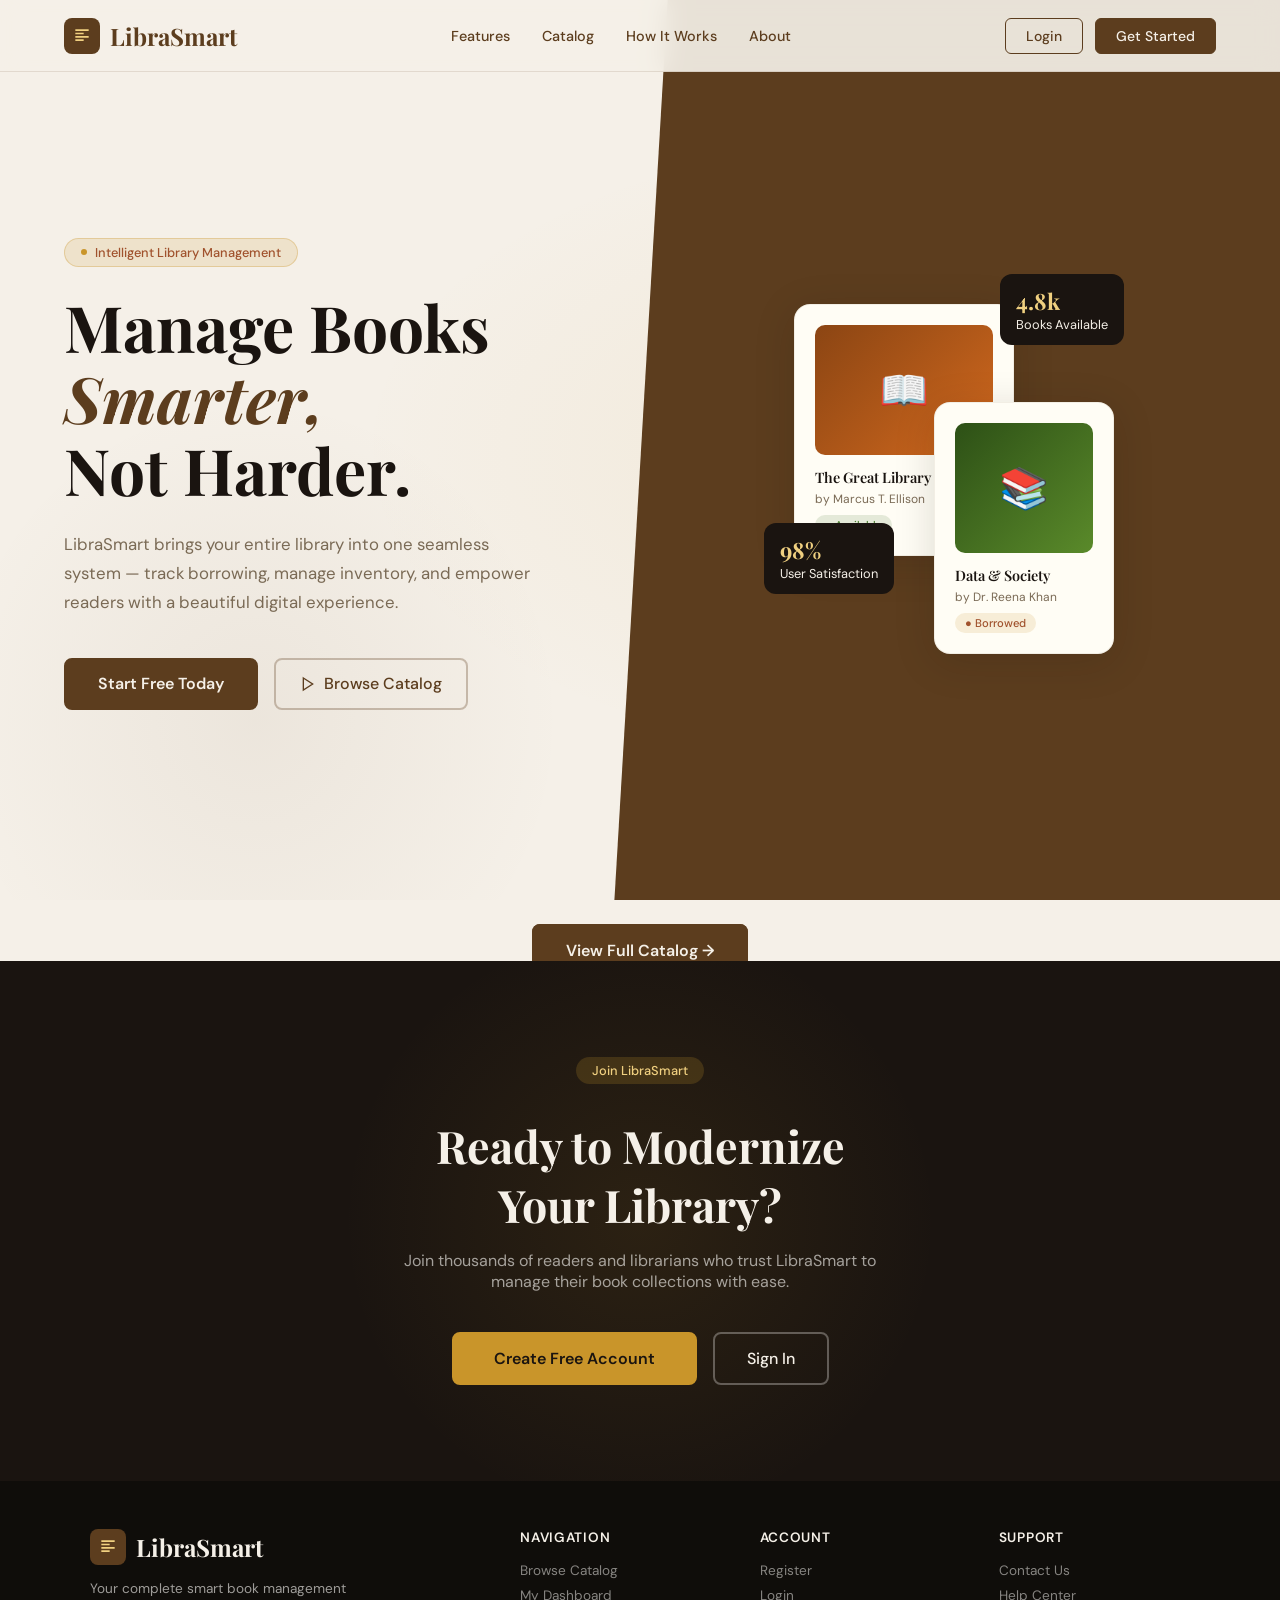
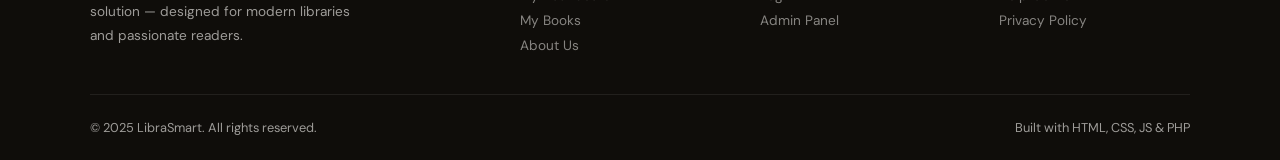
<file: index.html>
<!DOCTYPE html>
<html lang="en">

<head>
  <meta charset="UTF-8" />
  <meta name="viewport" content="width=device-width, initial-scale=1.0" />
  <title>LibraSmart — Smart Book Management System</title>
  <link
    href="https://fonts.googleapis.com/css2?family=Playfair+Display:wght@400;600;700&family=DM+Sans:wght@300;400;500;600&display=swap"
    rel="stylesheet" />
  <style>
    *,
    *::before,
    *::after {
      margin: 0;
      padding: 0;
      box-sizing: border-box;
    }

    :root {
      --cream: #F5F0E8;
      --dark: #1A1410;
      --brown: #5C3D1E;
      --gold: #C9952A;
      --gold-light: #F0D080;
      --rust: #A0522D;
      --green: #2D5016;
      --green-light: #4A7C2F;
      --text-muted: #7A6A55;
      --white: #FEFCF8;
      --card-bg: #FFFDF5;
    }

    html {
      scroll-behavior: smooth;
    }

    body {
      font-family: 'DM Sans', sans-serif;
      background: var(--cream);
      color: var(--dark);
      overflow-x: hidden;
    }

    /* ── NAV ── */
    nav {
      position: fixed;
      top: 0;
      left: 0;
      right: 0;
      z-index: 100;
      display: flex;
      align-items: center;
      justify-content: space-between;
      padding: 1.1rem 5%;
      background: rgba(245, 240, 232, 0.92);
      backdrop-filter: blur(12px);
      border-bottom: 1px solid rgba(92, 61, 30, 0.12);
    }

    .logo {
      font-family: 'Playfair Display', serif;
      font-size: 1.5rem;
      font-weight: 700;
      color: var(--brown);
      display: flex;
      align-items: center;
      gap: 10px;
      text-decoration: none;
    }

    .logo-icon {
      width: 36px;
      height: 36px;
      background: var(--brown);
      border-radius: 8px;
      display: flex;
      align-items: center;
      justify-content: center;
    }

    .logo-icon svg {
      width: 20px;
      height: 20px;
      fill: var(--gold-light);
    }

    .nav-links {
      display: flex;
      align-items: center;
      gap: 2rem;
      list-style: none;
    }

    .nav-links a {
      text-decoration: none;
      font-size: 0.9rem;
      font-weight: 500;
      color: var(--brown);
      transition: color 0.2s;
    }

    .nav-links a:hover {
      color: var(--gold);
    }

    .nav-cta {
      display: flex;
      gap: 0.75rem;
    }

    .btn-outline {
      padding: 0.5rem 1.25rem;
      border: 1.5px solid var(--brown);
      border-radius: 6px;
      background: transparent;
      color: var(--brown);
      font-family: 'DM Sans', sans-serif;
      font-size: 0.875rem;
      font-weight: 500;
      cursor: pointer;
      text-decoration: none;
      transition: all 0.2s;
    }

    .btn-outline:hover {
      background: var(--brown);
      color: var(--cream);
    }

    .btn-primary {
      padding: 0.5rem 1.25rem;
      background: var(--brown);
      border-radius: 6px;
      border: 1.5px solid var(--brown);
      color: var(--cream);
      font-family: 'DM Sans', sans-serif;
      font-size: 0.875rem;
      font-weight: 500;
      cursor: pointer;
      text-decoration: none;
      transition: all 0.2s;
    }

    .btn-primary:hover {
      background: var(--dark);
      border-color: var(--dark);
    }

    /* ── HERO ── */
    .hero {
      min-height: 100vh;
      display: flex;
      align-items: center;
      padding: 7rem 5% 4rem;
      position: relative;
      overflow: hidden;
    }

    .hero-bg {
      position: absolute;
      inset: 0;
      z-index: 0;
      background:
        radial-gradient(ellipse 60% 50% at 70% 50%, rgba(201, 149, 42, 0.08) 0%, transparent 70%),
        radial-gradient(ellipse 40% 60% at 20% 80%, rgba(92, 61, 30, 0.06) 0%, transparent 60%);
    }

    .hero-pattern {
      position: absolute;
      right: 0;
      top: 0;
      bottom: 0;
      width: 52%;
      background: var(--brown);
      clip-path: polygon(8% 0, 100% 0, 100% 100%, 0% 100%);
      z-index: 0;
    }

    .hero-inner {
      position: relative;
      z-index: 1;
      display: grid;
      grid-template-columns: 1fr 1fr;
      gap: 4rem;
      align-items: center;
      max-width: 1200px;
      margin: 0 auto;
      width: 100%;
    }

    .hero-tag {
      display: inline-flex;
      align-items: center;
      gap: 8px;
      background: rgba(201, 149, 42, 0.15);
      border: 1px solid rgba(201, 149, 42, 0.3);
      color: var(--rust);
      border-radius: 20px;
      padding: 0.3rem 1rem;
      font-size: 0.8rem;
      font-weight: 500;
      margin-bottom: 1.5rem;
    }

    .hero-tag span {
      width: 6px;
      height: 6px;
      background: var(--gold);
      border-radius: 50%;
    }

    h1 {
      font-family: 'Playfair Display', serif;
      font-size: clamp(2.8rem, 5vw, 4.2rem);
      line-height: 1.12;
      font-weight: 700;
      color: var(--dark);
      margin-bottom: 1.5rem;
    }

    h1 em {
      font-style: italic;
      color: var(--brown);
    }

    .hero-desc {
      font-size: 1.05rem;
      line-height: 1.75;
      color: var(--text-muted);
      max-width: 480px;
      margin-bottom: 2.5rem;
    }

    .hero-actions {
      display: flex;
      gap: 1rem;
      align-items: center;
      flex-wrap: wrap;
    }

    .btn-hero {
      padding: 0.85rem 2rem;
      background: var(--brown);
      color: var(--cream);
      border: 2px solid var(--brown);
      border-radius: 8px;
      font-family: 'DM Sans', sans-serif;
      font-size: 1rem;
      font-weight: 600;
      cursor: pointer;
      text-decoration: none;
      transition: all 0.25s;
    }

    .btn-hero:hover {
      background: var(--dark);
      border-color: var(--dark);
      transform: translateY(-1px);
    }

    .btn-ghost {
      padding: 0.85rem 1.5rem;
      background: transparent;
      color: var(--brown);
      border: 2px solid rgba(92, 61, 30, 0.3);
      border-radius: 8px;
      font-family: 'DM Sans', sans-serif;
      font-size: 1rem;
      font-weight: 500;
      cursor: pointer;
      text-decoration: none;
      transition: all 0.25s;
      display: flex;
      align-items: center;
      gap: 8px;
    }

    .btn-ghost:hover {
      border-color: var(--brown);
    }

    .hero-right {
      position: relative;
      display: flex;
      align-items: center;
      justify-content: center;
    }

    .book-showcase {
      position: relative;
      width: 360px;
      height: 400px;
    }

    .book-card {
      position: absolute;
      background: var(--card-bg);
      border-radius: 16px;
      padding: 1.25rem;
      box-shadow: 0 8px 40px rgba(26, 20, 16, 0.15);
      border: 1px solid rgba(92, 61, 30, 0.08);
    }

    .book-card.main {
      width: 220px;
      top: 30px;
      left: 30px;
      animation: float 4s ease-in-out infinite;
    }

    .book-card.side {
      width: 180px;
      bottom: 20px;
      right: 10px;
      animation: float 4s ease-in-out infinite 1.5s;
    }

    @keyframes float {

      0%,
      100% {
        transform: translateY(0);
      }

      50% {
        transform: translateY(-10px);
      }
    }

    .book-cover {
      width: 100%;
      height: 130px;
      border-radius: 10px;
      margin-bottom: 0.75rem;
      display: flex;
      align-items: center;
      justify-content: center;
      font-size: 2.5rem;
    }

    .book-cover.c1 {
      background: linear-gradient(135deg, #8B4513 0%, #D2691E 100%);
    }

    .book-cover.c2 {
      background: linear-gradient(135deg, #2D5016 0%, #5A8A2A 100%);
    }

    .book-title {
      font-family: 'Playfair Display', serif;
      font-size: 0.9rem;
      font-weight: 600;
      margin-bottom: 4px;
      color: var(--dark);
    }

    .book-author {
      font-size: 0.75rem;
      color: var(--text-muted);
    }

    .book-badge {
      display: inline-block;
      margin-top: 8px;
      padding: 3px 10px;
      border-radius: 20px;
      font-size: 0.7rem;
      font-weight: 500;
    }

    .available {
      background: rgba(74, 124, 47, 0.15);
      color: var(--green-light);
    }

    .borrowed {
      background: rgba(201, 149, 42, 0.15);
      color: var(--rust);
    }

    .floating-stat {
      position: absolute;
      background: var(--dark);
      color: var(--cream);
      border-radius: 12px;
      padding: 0.75rem 1rem;
      font-size: 0.8rem;
    }

    .floating-stat .num {
      font-size: 1.4rem;
      font-weight: 700;
      font-family: 'Playfair Display', serif;
      color: var(--gold-light);
    }

    .floating-stat.s1 {
      top: 0;
      right: 0;
    }

    .floating-stat.s2 {
      bottom: 80px;
      left: 0;
    }

    /* ── STATS STRIP ── */
    .stats-strip {
      background: var(--dark);
      color: var(--cream);
      padding: 3rem 5%;
    }

    .stats-grid {
      max-width: 1000px;
      margin: 0 auto;
      display: grid;
      grid-template-columns: repeat(4, 1fr);
      gap: 2rem;
      text-align: center;
    }

    .stat-num {
      font-family: 'Playfair Display', serif;
      font-size: 2.8rem;
      font-weight: 700;
      color: var(--gold-light);
      display: block;
    }

    .stat-label {
      font-size: 0.85rem;
      color: rgba(254, 252, 248, 0.6);
      margin-top: 4px;
    }

    /* ── FEATURES ── */
    .features {
      padding: 6rem 5%;
    }

    .section-header {
      text-align: center;
      margin-bottom: 4rem;
    }

    .section-tag {
      display: inline-block;
      background: rgba(92, 61, 30, 0.1);
      color: var(--brown);
      padding: 0.3rem 1rem;
      border-radius: 20px;
      font-size: 0.8rem;
      font-weight: 500;
      margin-bottom: 1rem;
    }

    h2 {
      font-family: 'Playfair Display', serif;
      font-size: clamp(2rem, 3.5vw, 2.8rem);
      font-weight: 700;
      color: var(--dark);
      margin-bottom: 1rem;
    }

    .section-desc {
      color: var(--text-muted);
      font-size: 1rem;
      max-width: 500px;
      margin: 0 auto;
    }

    .features-grid {
      max-width: 1100px;
      margin: 0 auto;
      display: grid;
      grid-template-columns: repeat(3, 1fr);
      gap: 1.5rem;
    }

    .feature-card {
      background: var(--card-bg);
      border: 1px solid rgba(92, 61, 30, 0.1);
      border-radius: 16px;
      padding: 2rem;
      transition: all 0.3s;
      position: relative;
      overflow: hidden;
    }

    .feature-card::before {
      content: '';
      position: absolute;
      top: 0;
      left: 0;
      right: 0;
      height: 3px;
      background: linear-gradient(90deg, var(--brown), var(--gold));
      transform: scaleX(0);
      transform-origin: left;
      transition: transform 0.3s;
    }

    .feature-card:hover {
      transform: translateY(-4px);
      box-shadow: 0 12px 40px rgba(26, 20, 16, 0.1);
    }

    .feature-card:hover::before {
      transform: scaleX(1);
    }

    .feat-icon {
      width: 52px;
      height: 52px;
      border-radius: 12px;
      display: flex;
      align-items: center;
      justify-content: center;
      font-size: 1.5rem;
      margin-bottom: 1.25rem;
    }

    .icon-brown {
      background: rgba(92, 61, 30, 0.12);
    }

    .icon-gold {
      background: rgba(201, 149, 42, 0.12);
    }

    .icon-green {
      background: rgba(45, 80, 22, 0.12);
    }

    h3 {
      font-family: 'Playfair Display', serif;
      font-size: 1.15rem;
      font-weight: 600;
      color: var(--dark);
      margin-bottom: 0.6rem;
    }

    .feature-card p {
      font-size: 0.88rem;
      color: var(--text-muted);
      line-height: 1.65;
    }

    /* ── HOW IT WORKS ── */
    .how-it-works {
      background: var(--brown);
      color: var(--cream);
      padding: 6rem 5%;
    }

    .how-it-works .section-tag {
      background: rgba(254, 252, 248, 0.15);
      color: var(--gold-light);
    }

    .how-it-works h2 {
      color: var(--cream);
    }

    .how-it-works .section-desc {
      color: rgba(254, 252, 248, 0.7);
    }

    .steps-grid {
      max-width: 900px;
      margin: 0 auto;
      display: grid;
      grid-template-columns: repeat(3, 1fr);
      gap: 2rem;
    }

    .step {
      text-align: center;
      position: relative;
    }

    .step:not(:last-child)::after {
      content: '→';
      position: absolute;
      right: -1rem;
      top: 1.5rem;
      font-size: 1.5rem;
      color: var(--gold-light);
      opacity: 0.5;
    }

    .step-num {
      width: 56px;
      height: 56px;
      border-radius: 50%;
      border: 2px solid var(--gold);
      display: flex;
      align-items: center;
      justify-content: center;
      font-family: 'Playfair Display', serif;
      font-size: 1.4rem;
      font-weight: 700;
      color: var(--gold-light);
      margin: 0 auto 1.25rem;
    }

    .step h3 {
      color: var(--cream);
      margin-bottom: 0.5rem;
    }

    .step p {
      color: rgba(254, 252, 248, 0.65);
      font-size: 0.88rem;
      line-height: 1.6;
    }

    /* ── CATALOG PREVIEW ── */
    .catalog-preview {
      padding: 6rem 5%;
    }

    .preview-grid {
      max-width: 1100px;
      margin: 0 auto;
      display: grid;
      grid-template-columns: repeat(4, 1fr);
      gap: 1.25rem;
    }

    .book-item {
      background: var(--card-bg);
      border: 1px solid rgba(92, 61, 30, 0.1);
      border-radius: 14px;
      overflow: hidden;
      transition: all 0.3s;
      cursor: pointer;
    }

    .book-item:hover {
      transform: translateY(-4px);
      box-shadow: 0 8px 30px rgba(26, 20, 16, 0.12);
    }

    .book-img {
      height: 160px;
      display: flex;
      align-items: center;
      justify-content: center;
      font-size: 3rem;
    }

    .bi1 {
      background: linear-gradient(135deg, #8B4513, #C46A2A);
    }

    .bi2 {
      background: linear-gradient(135deg, #2D5016, #4A8020);
    }

    .bi3 {
      background: linear-gradient(135deg, #1A1A5E, #3333AA);
    }

    .bi4 {
      background: linear-gradient(135deg, #5C1A1A, #8B2020);
    }

    .book-info {
      padding: 1rem;
    }

    .book-info h4 {
      font-family: 'Playfair Display', serif;
      font-size: 0.92rem;
      font-weight: 600;
      margin-bottom: 4px;
    }

    .book-info small {
      font-size: 0.75rem;
      color: var(--text-muted);
    }

    .book-footer {
      padding: 0.75rem 1rem;
      border-top: 1px solid rgba(92, 61, 30, 0.08);
      display: flex;
      justify-content: space-between;
      align-items: center;
    }

    .genre-tag {
      font-size: 0.7rem;
      color: var(--brown);
      background: rgba(92, 61, 30, 0.1);
      padding: 3px 8px;
      border-radius: 20px;
    }

    /* ── CTA SECTION ── */
    .cta-section {
      padding: 6rem 5%;
      text-align: center;
      background: var(--dark);
      position: relative;
      overflow: hidden;
    }

    .cta-section::before {
      content: '';
      position: absolute;
      width: 600px;
      height: 600px;
      background: radial-gradient(circle, rgba(201, 149, 42, 0.1) 0%, transparent 70%);
      top: 50%;
      left: 50%;
      transform: translate(-50%, -50%);
    }

    .cta-section h2 {
      color: var(--cream);
      position: relative;
    }

    .cta-section .section-desc {
      color: rgba(254, 252, 248, 0.6);
      position: relative;
    }

    .cta-actions {
      display: flex;
      gap: 1rem;
      justify-content: center;
      margin-top: 2.5rem;
      position: relative;
    }

    .btn-gold {
      padding: 0.9rem 2.5rem;
      background: var(--gold);
      color: var(--dark);
      border: 2px solid var(--gold);
      border-radius: 8px;
      font-family: 'DM Sans', sans-serif;
      font-size: 1rem;
      font-weight: 600;
      cursor: pointer;
      text-decoration: none;
      transition: all 0.25s;
    }

    .btn-gold:hover {
      background: var(--gold-light);
      transform: translateY(-2px);
    }

    .btn-border-light {
      padding: 0.9rem 2rem;
      background: transparent;
      color: var(--cream);
      border: 2px solid rgba(254, 252, 248, 0.3);
      border-radius: 8px;
      font-family: 'DM Sans', sans-serif;
      font-size: 1rem;
      font-weight: 500;
      cursor: pointer;
      text-decoration: none;
      transition: all 0.25s;
    }

    .btn-border-light:hover {
      border-color: var(--cream);
    }

    /* ── FOOTER ── */
    footer {
      background: #0F0D0A;
      color: rgba(254, 252, 248, 0.6);
      padding: 3rem 5% 1.5rem;
    }

    .footer-inner {
      max-width: 1100px;
      margin: 0 auto;
      display: grid;
      grid-template-columns: 2fr 1fr 1fr 1fr;
      gap: 3rem;
      padding-bottom: 2rem;
      border-bottom: 1px solid rgba(254, 252, 248, 0.08);
    }

    .footer-brand p {
      font-size: 0.85rem;
      line-height: 1.7;
      margin-top: 0.75rem;
      max-width: 260px;
    }

    .footer-col h5 {
      font-weight: 600;
      font-size: 0.85rem;
      color: var(--cream);
      margin-bottom: 1rem;
      text-transform: uppercase;
      letter-spacing: 0.05em;
    }

    .footer-col a {
      display: block;
      font-size: 0.85rem;
      color: rgba(254, 252, 248, 0.5);
      text-decoration: none;
      margin-bottom: 0.5rem;
      transition: color 0.2s;
    }

    .footer-col a:hover {
      color: var(--gold-light);
    }

    .footer-bottom {
      max-width: 1100px;
      margin: 1.5rem auto 0;
      display: flex;
      justify-content: space-between;
      align-items: center;
      font-size: 0.8rem;
    }

    /* ── ANIMATIONS ── */
    .fade-in {
      opacity: 0;
      transform: translateY(24px);
      transition: opacity 0.6s, transform 0.6s;
    }

    .fade-in.visible {
      opacity: 1;
      transform: translateY(0);
    }

    @media (max-width: 900px) {
      .hero-inner {
        grid-template-columns: 1fr;
      }

      .hero-pattern {
        display: none;
      }

      .features-grid {
        grid-template-columns: repeat(2, 1fr);
      }

      .preview-grid {
        grid-template-columns: repeat(2, 1fr);
      }

      .stats-grid {
        grid-template-columns: repeat(2, 1fr);
      }

      .steps-grid {
        grid-template-columns: 1fr;
      }

      .footer-inner {
        grid-template-columns: 1fr 1fr;
      }
    }
  </style>
</head>

<body>

  <!-- ── NAVIGATION ── -->
  <nav>
    <a href="#" class="logo">
      <div class="logo-icon">
        <svg viewBox="0 0 24 24">
          <path d="M4 4h16v2H4zm0 4h10v2H4zm0 4h16v2H4zm0 4h10v2H4z" />
        </svg>
      </div>
      LibraSmart
    </a>
    <ul class="nav-links">
      <li><a href="#features">Features</a></li>
      <li><a href="#catalog">Catalog</a></li>
      <li><a href="#how">How It Works</a></li>
      <li><a href="html/about.html">About</a></li>
    </ul>
    <div class="nav-cta">
      <a href="html/login.html" class="btn-outline">Login</a>
      <a href="html/register.html" class="btn-primary">Get Started</a>
    </div>
  </nav>

  <!-- ── HERO ── -->
  <section class="hero">
    <div class="hero-bg"></div>
    <div class="hero-pattern"></div>
    <div class="hero-inner">
      <div class="hero-content">
        <div class="hero-tag"><span></span> Intelligent Library Management</div>
        <h1>Manage Books <em>Smarter,</em><br />Not Harder.</h1>
        <p class="hero-desc">
          LibraSmart brings your entire library into one seamless system — track borrowing,
          manage inventory, and empower readers with a beautiful digital experience.
        </p>

        <div class="hero-actions">
          <a href="html/register.html" class="btn-hero">Start Free Today</a>

          <a href="html/catalog.html" class="btn-ghost">
            <svg width="16" height="16" viewBox="0 0 24 24" fill="none"
                 stroke="currentColor" stroke-width="2">
              <polygon points="5 3 19 12 5 21 5 3" />
            </svg>
            Browse Catalog
          </a>
        </div>
      </div>

      <div class="hero-right">
        <div class="book-showcase">
          <div class="book-card main">
            <div class="book-cover c1">📖</div>
            <div class="book-title">The Great Library</div>
            <div class="book-author">by Marcus T. Ellison</div>
            <span class="book-badge available">● Available</span>
          </div>

          <div class="book-card side">
            <div class="book-cover c2">📚</div>
            <div class="book-title">Data & Society</div>
            <div class="book-author">by Dr. Reena Khan</div>
            <span class="book-badge borrowed">● Borrowed</span>
          </div>

          <div class="floating-stat s1">
            <div class="num">4.8k</div>
            <div>Books Available</div>
          </div>

          <div class="floating-stat s2">
            <div class="num">98%</div>
            <div>User Satisfaction</div>
          </div>
        </div>
      </div>
    </div>
  </section>

  <!-- Rest of your Features, How It Works, Catalog sections remain unchanged -->

  <div style="text-align:center; margin-top: 2.5rem;">
    <a href="html/catalog.html" class="btn-hero">View Full Catalog →</a>
  </div>

  <!-- ── CTA ── -->
  <section class="cta-section">
    <div class="section-tag"
      style="background:rgba(201,149,42,0.2); color:var(--gold-light); position:relative;">
      Join LibraSmart
    </div>

    <h2 style="margin-top:1rem;">Ready to Modernize<br />Your Library?</h2>

    <p class="section-desc" style="margin-top:1rem;">
      Join thousands of readers and librarians who trust LibraSmart to manage
      their book collections with ease.
    </p>

    <div class="cta-actions">
      <a href="html/register.html" class="btn-gold">Create Free Account</a>
      <a href="html/login.html" class="btn-border-light">Sign In</a>
    </div>
  </section>

  <!-- ── FOOTER ── -->
  <footer>
    <div class="footer-inner">

      <div class="footer-brand">
        <a href="#" class="logo" style="color: var(--cream);">
          <div class="logo-icon">
            <svg viewBox="0 0 24 24" width="20" height="20" fill="#F0D080">
              <path d="M4 4h16v2H4zm0 4h10v2H4zm0 4h16v2H4zm0 4h10v2H4z" />
            </svg>
          </div>
          LibraSmart
        </a>

        <p>
          Your complete smart book management solution —
          designed for modern libraries and passionate readers.
        </p>
      </div>

      <div class="footer-col">
        <h5>Navigation</h5>
        <a href="html/catalog.html">Browse Catalog</a>
        <a href="html/dashboard.html">My Dashboard</a>
        <a href="html/my-books.html">My Books</a>
        <a href="html/about.html">About Us</a>
      </div>

      <div class="footer-col">
        <h5>Account</h5>
        <a href="html/register.html">Register</a>
        <a href="html/login.html">Login</a>
        <a href="html/admin.html">Admin Panel</a>
      </div>

      <div class="footer-col">
        <h5>Support</h5>
        <a href="html/about.html">Contact Us</a>
        <a href="#">Help Center</a>
        <a href="#">Privacy Policy</a>
      </div>

    </div>

    <div class="footer-bottom">
      <span>© 2025 LibraSmart. All rights reserved.</span>
      <span>Built with HTML, CSS, JS & PHP</span>
    </div>
  </footer>

  <script>
    const observer = new IntersectionObserver((entries) => {
      entries.forEach((e, i) => {
        if (e.isIntersecting) {
          setTimeout(() => e.target.classList.add('visible'), i * 100);
        }
      });
    }, { threshold: 0.1 });
    document.querySelectorAll('.fade-in').forEach(el => observer.observe(el));
  </script>
</body>

</html>
</file>
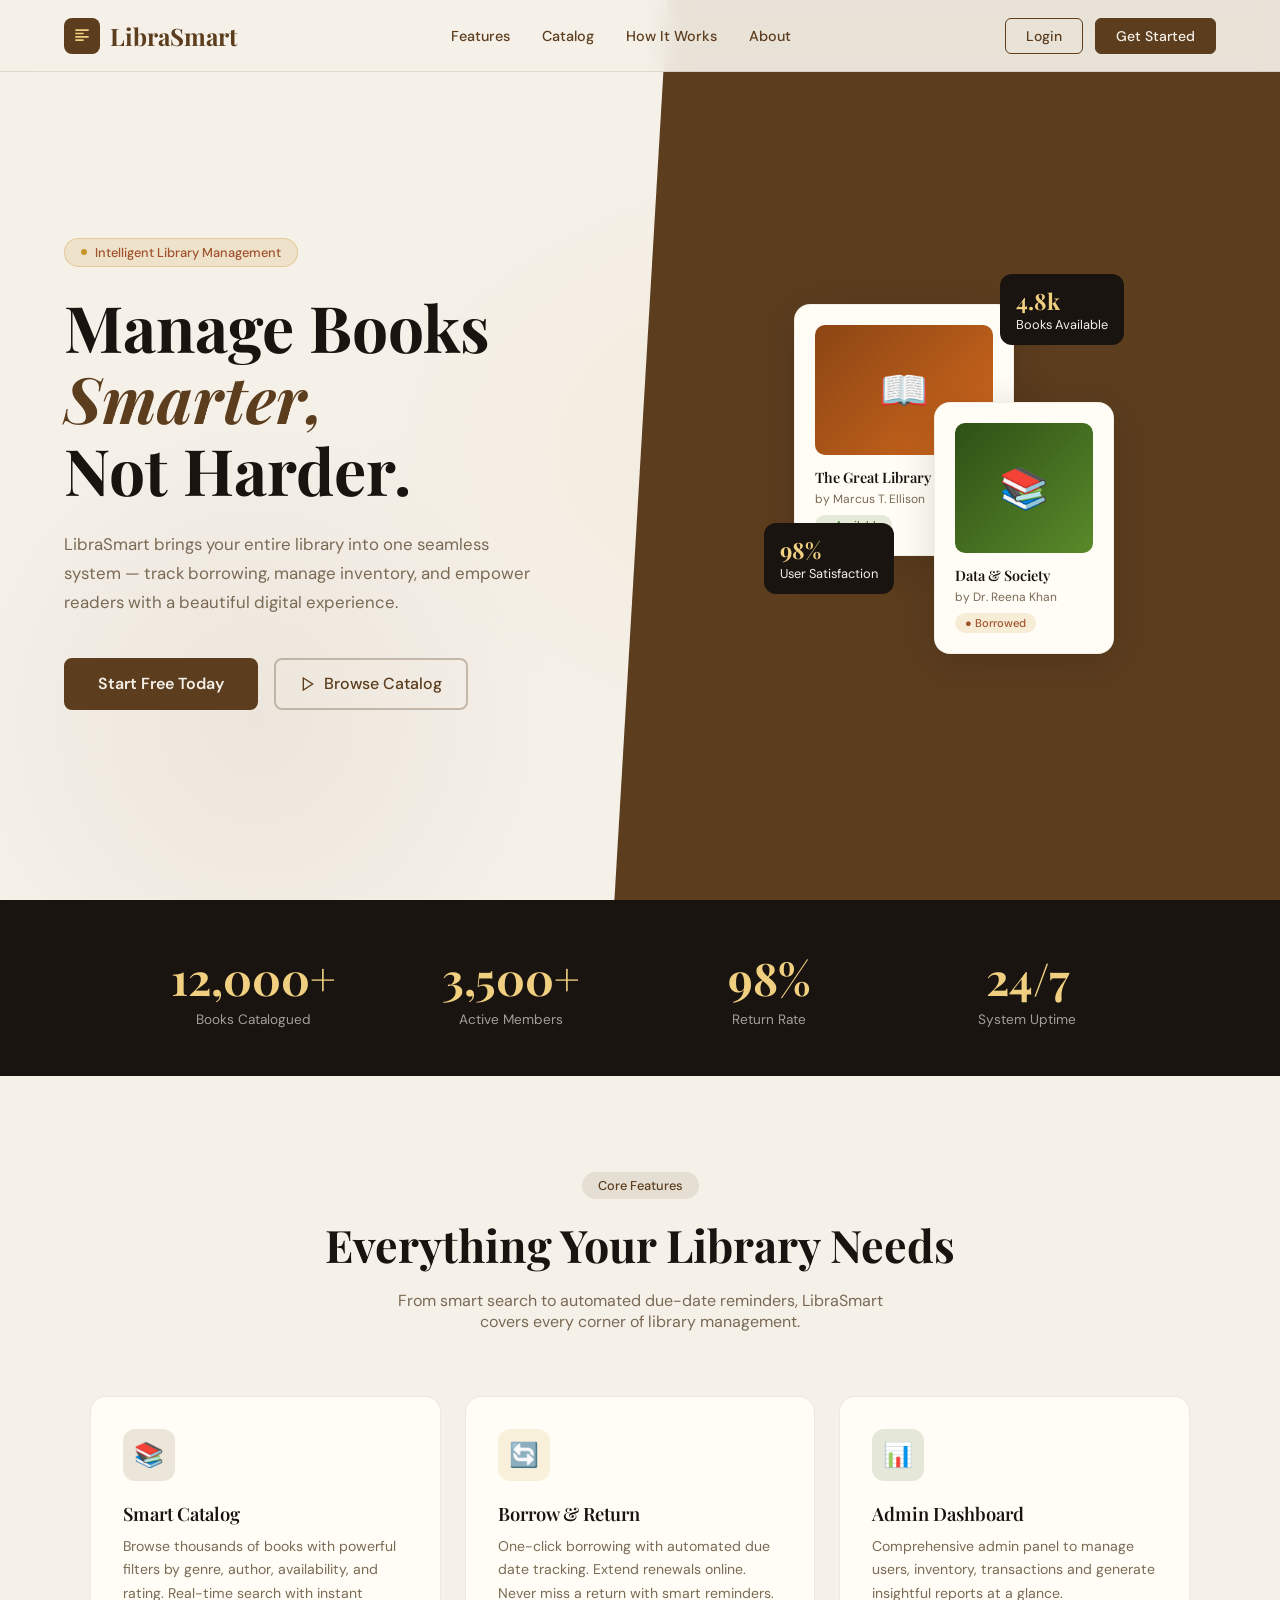
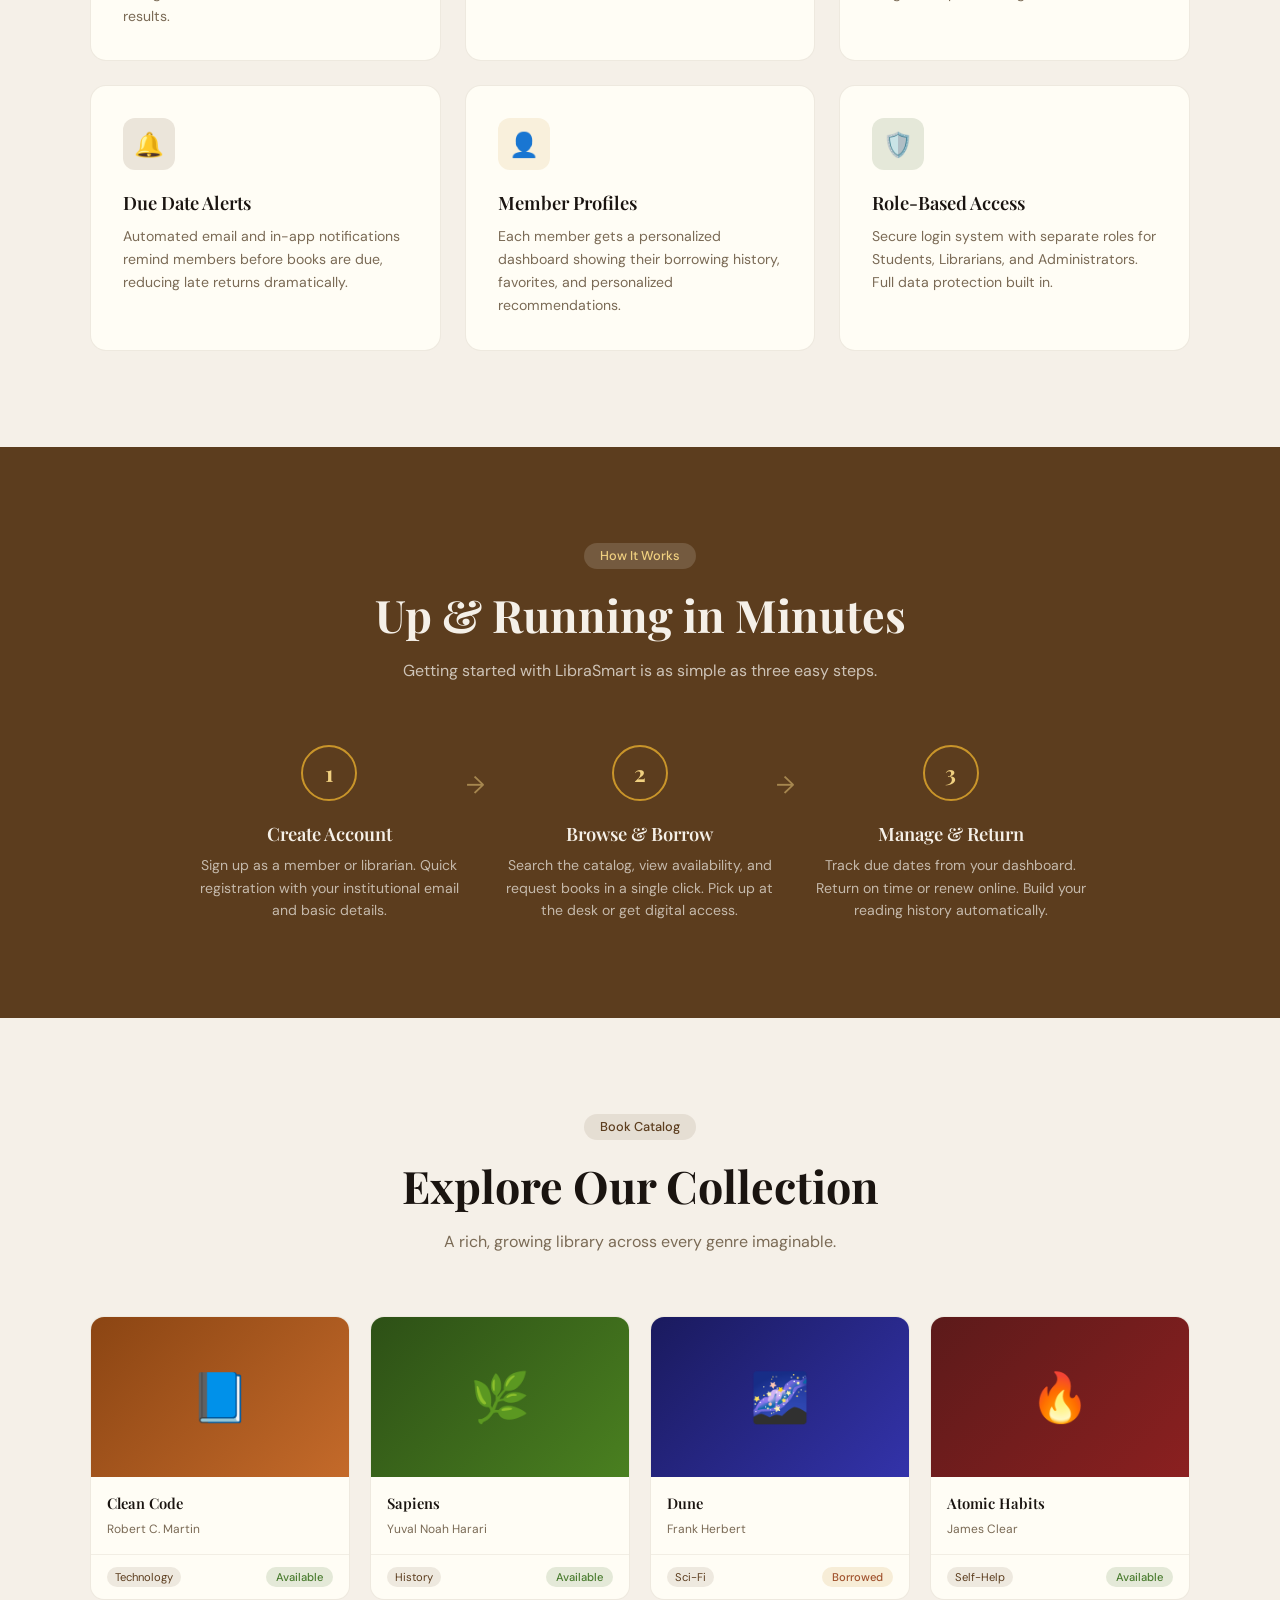
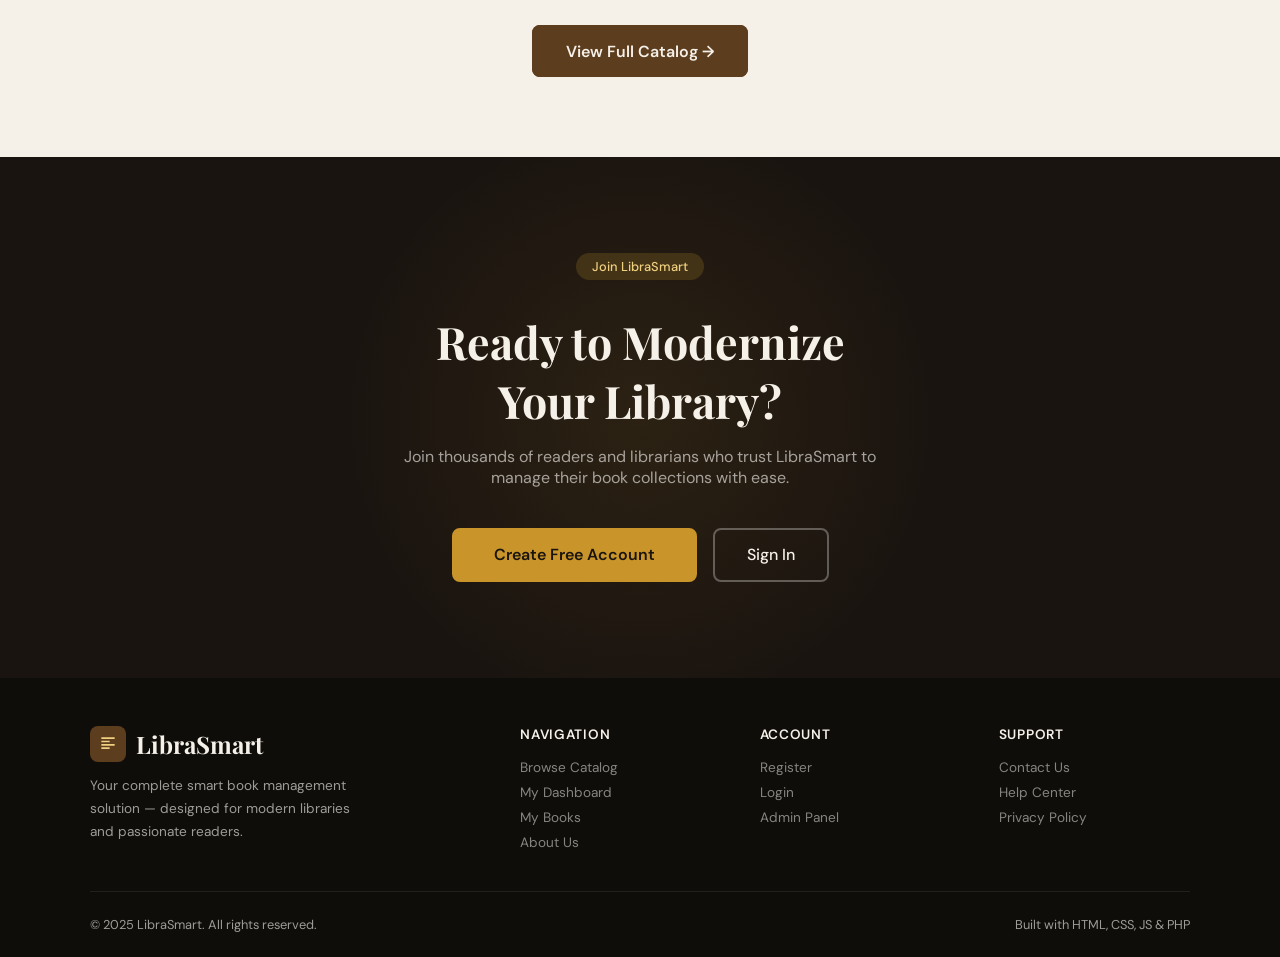
<file: Frontend/index.html>
<!DOCTYPE html>
<html lang="en">

<head>
  <meta charset="UTF-8" />
  <meta name="viewport" content="width=device-width, initial-scale=1.0" />
  <title>LibraSmart — Smart Book Management System</title>
  <link
    href="https://fonts.googleapis.com/css2?family=Playfair+Display:wght@400;600;700&family=DM+Sans:wght@300;400;500;600&display=swap"
    rel="stylesheet" />
  <style>
    *,
    *::before,
    *::after {
      margin: 0;
      padding: 0;
      box-sizing: border-box;
    }

    :root {
      --cream: #F5F0E8;
      --dark: #1A1410;
      --brown: #5C3D1E;
      --gold: #C9952A;
      --gold-light: #F0D080;
      --rust: #A0522D;
      --green: #2D5016;
      --green-light: #4A7C2F;
      --text-muted: #7A6A55;
      --white: #FEFCF8;
      --card-bg: #FFFDF5;
    }

    html {
      scroll-behavior: smooth;
    }

    body {
      font-family: 'DM Sans', sans-serif;
      background: var(--cream);
      color: var(--dark);
      overflow-x: hidden;
    }

    /* ── NAV ── */
    nav {
      position: fixed;
      top: 0;
      left: 0;
      right: 0;
      z-index: 100;
      display: flex;
      align-items: center;
      justify-content: space-between;
      padding: 1.1rem 5%;
      background: rgba(245, 240, 232, 0.92);
      backdrop-filter: blur(12px);
      border-bottom: 1px solid rgba(92, 61, 30, 0.12);
    }

    .logo {
      font-family: 'Playfair Display', serif;
      font-size: 1.5rem;
      font-weight: 700;
      color: var(--brown);
      display: flex;
      align-items: center;
      gap: 10px;
      text-decoration: none;
    }

    .logo-icon {
      width: 36px;
      height: 36px;
      background: var(--brown);
      border-radius: 8px;
      display: flex;
      align-items: center;
      justify-content: center;
    }

    .logo-icon svg {
      width: 20px;
      height: 20px;
      fill: var(--gold-light);
    }

    .nav-links {
      display: flex;
      align-items: center;
      gap: 2rem;
      list-style: none;
    }

    .nav-links a {
      text-decoration: none;
      font-size: 0.9rem;
      font-weight: 500;
      color: var(--brown);
      transition: color 0.2s;
    }

    .nav-links a:hover {
      color: var(--gold);
    }

    .nav-cta {
      display: flex;
      gap: 0.75rem;
    }

    .btn-outline {
      padding: 0.5rem 1.25rem;
      border: 1.5px solid var(--brown);
      border-radius: 6px;
      background: transparent;
      color: var(--brown);
      font-family: 'DM Sans', sans-serif;
      font-size: 0.875rem;
      font-weight: 500;
      cursor: pointer;
      text-decoration: none;
      transition: all 0.2s;
    }

    .btn-outline:hover {
      background: var(--brown);
      color: var(--cream);
    }

    .btn-primary {
      padding: 0.5rem 1.25rem;
      background: var(--brown);
      border-radius: 6px;
      border: 1.5px solid var(--brown);
      color: var(--cream);
      font-family: 'DM Sans', sans-serif;
      font-size: 0.875rem;
      font-weight: 500;
      cursor: pointer;
      text-decoration: none;
      transition: all 0.2s;
    }

    .btn-primary:hover {
      background: var(--dark);
      border-color: var(--dark);
    }

    /* ── HERO ── */
    .hero {
      min-height: 100vh;
      display: flex;
      align-items: center;
      padding: 7rem 5% 4rem;
      position: relative;
      overflow: hidden;
    }

    .hero-bg {
      position: absolute;
      inset: 0;
      z-index: 0;
      background:
        radial-gradient(ellipse 60% 50% at 70% 50%, rgba(201, 149, 42, 0.08) 0%, transparent 70%),
        radial-gradient(ellipse 40% 60% at 20% 80%, rgba(92, 61, 30, 0.06) 0%, transparent 60%);
    }

    .hero-pattern {
      position: absolute;
      right: 0;
      top: 0;
      bottom: 0;
      width: 52%;
      background: var(--brown);
      clip-path: polygon(8% 0, 100% 0, 100% 100%, 0% 100%);
      z-index: 0;
    }

    .hero-inner {
      position: relative;
      z-index: 1;
      display: grid;
      grid-template-columns: 1fr 1fr;
      gap: 4rem;
      align-items: center;
      max-width: 1200px;
      margin: 0 auto;
      width: 100%;
    }

    .hero-tag {
      display: inline-flex;
      align-items: center;
      gap: 8px;
      background: rgba(201, 149, 42, 0.15);
      border: 1px solid rgba(201, 149, 42, 0.3);
      color: var(--rust);
      border-radius: 20px;
      padding: 0.3rem 1rem;
      font-size: 0.8rem;
      font-weight: 500;
      margin-bottom: 1.5rem;
    }

    .hero-tag span {
      width: 6px;
      height: 6px;
      background: var(--gold);
      border-radius: 50%;
    }

    h1 {
      font-family: 'Playfair Display', serif;
      font-size: clamp(2.8rem, 5vw, 4.2rem);
      line-height: 1.12;
      font-weight: 700;
      color: var(--dark);
      margin-bottom: 1.5rem;
    }

    h1 em {
      font-style: italic;
      color: var(--brown);
    }

    .hero-desc {
      font-size: 1.05rem;
      line-height: 1.75;
      color: var(--text-muted);
      max-width: 480px;
      margin-bottom: 2.5rem;
    }

    .hero-actions {
      display: flex;
      gap: 1rem;
      align-items: center;
      flex-wrap: wrap;
    }

    .btn-hero {
      padding: 0.85rem 2rem;
      background: var(--brown);
      color: var(--cream);
      border: 2px solid var(--brown);
      border-radius: 8px;
      font-family: 'DM Sans', sans-serif;
      font-size: 1rem;
      font-weight: 600;
      cursor: pointer;
      text-decoration: none;
      transition: all 0.25s;
    }

    .btn-hero:hover {
      background: var(--dark);
      border-color: var(--dark);
      transform: translateY(-1px);
    }

    .btn-ghost {
      padding: 0.85rem 1.5rem;
      background: transparent;
      color: var(--brown);
      border: 2px solid rgba(92, 61, 30, 0.3);
      border-radius: 8px;
      font-family: 'DM Sans', sans-serif;
      font-size: 1rem;
      font-weight: 500;
      cursor: pointer;
      text-decoration: none;
      transition: all 0.25s;
      display: flex;
      align-items: center;
      gap: 8px;
    }

    .btn-ghost:hover {
      border-color: var(--brown);
    }

    .hero-right {
      position: relative;
      display: flex;
      align-items: center;
      justify-content: center;
    }

    .book-showcase {
      position: relative;
      width: 360px;
      height: 400px;
    }

    .book-card {
      position: absolute;
      background: var(--card-bg);
      border-radius: 16px;
      padding: 1.25rem;
      box-shadow: 0 8px 40px rgba(26, 20, 16, 0.15);
      border: 1px solid rgba(92, 61, 30, 0.08);
    }

    .book-card.main {
      width: 220px;
      top: 30px;
      left: 30px;
      animation: float 4s ease-in-out infinite;
    }

    .book-card.side {
      width: 180px;
      bottom: 20px;
      right: 10px;
      animation: float 4s ease-in-out infinite 1.5s;
    }

    @keyframes float {

      0%,
      100% {
        transform: translateY(0);
      }

      50% {
        transform: translateY(-10px);
      }
    }

    .book-cover {
      width: 100%;
      height: 130px;
      border-radius: 10px;
      margin-bottom: 0.75rem;
      display: flex;
      align-items: center;
      justify-content: center;
      font-size: 2.5rem;
    }

    .book-cover.c1 {
      background: linear-gradient(135deg, #8B4513 0%, #D2691E 100%);
    }

    .book-cover.c2 {
      background: linear-gradient(135deg, #2D5016 0%, #5A8A2A 100%);
    }

    .book-title {
      font-family: 'Playfair Display', serif;
      font-size: 0.9rem;
      font-weight: 600;
      margin-bottom: 4px;
      color: var(--dark);
    }

    .book-author {
      font-size: 0.75rem;
      color: var(--text-muted);
    }

    .book-badge {
      display: inline-block;
      margin-top: 8px;
      padding: 3px 10px;
      border-radius: 20px;
      font-size: 0.7rem;
      font-weight: 500;
    }

    .available {
      background: rgba(74, 124, 47, 0.15);
      color: var(--green-light);
    }

    .borrowed {
      background: rgba(201, 149, 42, 0.15);
      color: var(--rust);
    }

    .floating-stat {
      position: absolute;
      background: var(--dark);
      color: var(--cream);
      border-radius: 12px;
      padding: 0.75rem 1rem;
      font-size: 0.8rem;
    }

    .floating-stat .num {
      font-size: 1.4rem;
      font-weight: 700;
      font-family: 'Playfair Display', serif;
      color: var(--gold-light);
    }

    .floating-stat.s1 {
      top: 0;
      right: 0;
    }

    .floating-stat.s2 {
      bottom: 80px;
      left: 0;
    }

    /* ── STATS STRIP ── */
    .stats-strip {
      background: var(--dark);
      color: var(--cream);
      padding: 3rem 5%;
    }

    .stats-grid {
      max-width: 1000px;
      margin: 0 auto;
      display: grid;
      grid-template-columns: repeat(4, 1fr);
      gap: 2rem;
      text-align: center;
    }

    .stat-num {
      font-family: 'Playfair Display', serif;
      font-size: 2.8rem;
      font-weight: 700;
      color: var(--gold-light);
      display: block;
    }

    .stat-label {
      font-size: 0.85rem;
      color: rgba(254, 252, 248, 0.6);
      margin-top: 4px;
    }

    /* ── FEATURES ── */
    .features {
      padding: 6rem 5%;
    }

    .section-header {
      text-align: center;
      margin-bottom: 4rem;
    }

    .section-tag {
      display: inline-block;
      background: rgba(92, 61, 30, 0.1);
      color: var(--brown);
      padding: 0.3rem 1rem;
      border-radius: 20px;
      font-size: 0.8rem;
      font-weight: 500;
      margin-bottom: 1rem;
    }

    h2 {
      font-family: 'Playfair Display', serif;
      font-size: clamp(2rem, 3.5vw, 2.8rem);
      font-weight: 700;
      color: var(--dark);
      margin-bottom: 1rem;
    }

    .section-desc {
      color: var(--text-muted);
      font-size: 1rem;
      max-width: 500px;
      margin: 0 auto;
    }

    .features-grid {
      max-width: 1100px;
      margin: 0 auto;
      display: grid;
      grid-template-columns: repeat(3, 1fr);
      gap: 1.5rem;
    }

    .feature-card {
      background: var(--card-bg);
      border: 1px solid rgba(92, 61, 30, 0.1);
      border-radius: 16px;
      padding: 2rem;
      transition: all 0.3s;
      position: relative;
      overflow: hidden;
    }

    .feature-card::before {
      content: '';
      position: absolute;
      top: 0;
      left: 0;
      right: 0;
      height: 3px;
      background: linear-gradient(90deg, var(--brown), var(--gold));
      transform: scaleX(0);
      transform-origin: left;
      transition: transform 0.3s;
    }

    .feature-card:hover {
      transform: translateY(-4px);
      box-shadow: 0 12px 40px rgba(26, 20, 16, 0.1);
    }

    .feature-card:hover::before {
      transform: scaleX(1);
    }

    .feat-icon {
      width: 52px;
      height: 52px;
      border-radius: 12px;
      display: flex;
      align-items: center;
      justify-content: center;
      font-size: 1.5rem;
      margin-bottom: 1.25rem;
    }

    .icon-brown {
      background: rgba(92, 61, 30, 0.12);
    }

    .icon-gold {
      background: rgba(201, 149, 42, 0.12);
    }

    .icon-green {
      background: rgba(45, 80, 22, 0.12);
    }

    h3 {
      font-family: 'Playfair Display', serif;
      font-size: 1.15rem;
      font-weight: 600;
      color: var(--dark);
      margin-bottom: 0.6rem;
    }

    .feature-card p {
      font-size: 0.88rem;
      color: var(--text-muted);
      line-height: 1.65;
    }

    /* ── HOW IT WORKS ── */
    .how-it-works {
      background: var(--brown);
      color: var(--cream);
      padding: 6rem 5%;
    }

    .how-it-works .section-tag {
      background: rgba(254, 252, 248, 0.15);
      color: var(--gold-light);
    }

    .how-it-works h2 {
      color: var(--cream);
    }

    .how-it-works .section-desc {
      color: rgba(254, 252, 248, 0.7);
    }

    .steps-grid {
      max-width: 900px;
      margin: 0 auto;
      display: grid;
      grid-template-columns: repeat(3, 1fr);
      gap: 2rem;
    }

    .step {
      text-align: center;
      position: relative;
    }

    .step:not(:last-child)::after {
      content: '→';
      position: absolute;
      right: -1rem;
      top: 1.5rem;
      font-size: 1.5rem;
      color: var(--gold-light);
      opacity: 0.5;
    }

    .step-num {
      width: 56px;
      height: 56px;
      border-radius: 50%;
      border: 2px solid var(--gold);
      display: flex;
      align-items: center;
      justify-content: center;
      font-family: 'Playfair Display', serif;
      font-size: 1.4rem;
      font-weight: 700;
      color: var(--gold-light);
      margin: 0 auto 1.25rem;
    }

    .step h3 {
      color: var(--cream);
      margin-bottom: 0.5rem;
    }

    .step p {
      color: rgba(254, 252, 248, 0.65);
      font-size: 0.88rem;
      line-height: 1.6;
    }

    /* ── CATALOG PREVIEW ── */
    .catalog-preview {
      padding: 6rem 5%;
    }

    .preview-grid {
      max-width: 1100px;
      margin: 0 auto;
      display: grid;
      grid-template-columns: repeat(4, 1fr);
      gap: 1.25rem;
    }

    .book-item {
      background: var(--card-bg);
      border: 1px solid rgba(92, 61, 30, 0.1);
      border-radius: 14px;
      overflow: hidden;
      transition: all 0.3s;
      cursor: pointer;
    }

    .book-item:hover {
      transform: translateY(-4px);
      box-shadow: 0 8px 30px rgba(26, 20, 16, 0.12);
    }

    .book-img {
      height: 160px;
      display: flex;
      align-items: center;
      justify-content: center;
      font-size: 3rem;
    }

    .bi1 {
      background: linear-gradient(135deg, #8B4513, #C46A2A);
    }

    .bi2 {
      background: linear-gradient(135deg, #2D5016, #4A8020);
    }

    .bi3 {
      background: linear-gradient(135deg, #1A1A5E, #3333AA);
    }

    .bi4 {
      background: linear-gradient(135deg, #5C1A1A, #8B2020);
    }

    .book-info {
      padding: 1rem;
    }

    .book-info h4 {
      font-family: 'Playfair Display', serif;
      font-size: 0.92rem;
      font-weight: 600;
      margin-bottom: 4px;
    }

    .book-info small {
      font-size: 0.75rem;
      color: var(--text-muted);
    }

    .book-footer {
      padding: 0.75rem 1rem;
      border-top: 1px solid rgba(92, 61, 30, 0.08);
      display: flex;
      justify-content: space-between;
      align-items: center;
    }

    .genre-tag {
      font-size: 0.7rem;
      color: var(--brown);
      background: rgba(92, 61, 30, 0.1);
      padding: 3px 8px;
      border-radius: 20px;
    }

    /* ── CTA SECTION ── */
    .cta-section {
      padding: 6rem 5%;
      text-align: center;
      background: var(--dark);
      position: relative;
      overflow: hidden;
    }

    .cta-section::before {
      content: '';
      position: absolute;
      width: 600px;
      height: 600px;
      background: radial-gradient(circle, rgba(201, 149, 42, 0.1) 0%, transparent 70%);
      top: 50%;
      left: 50%;
      transform: translate(-50%, -50%);
    }

    .cta-section h2 {
      color: var(--cream);
      position: relative;
    }

    .cta-section .section-desc {
      color: rgba(254, 252, 248, 0.6);
      position: relative;
    }

    .cta-actions {
      display: flex;
      gap: 1rem;
      justify-content: center;
      margin-top: 2.5rem;
      position: relative;
    }

    .btn-gold {
      padding: 0.9rem 2.5rem;
      background: var(--gold);
      color: var(--dark);
      border: 2px solid var(--gold);
      border-radius: 8px;
      font-family: 'DM Sans', sans-serif;
      font-size: 1rem;
      font-weight: 600;
      cursor: pointer;
      text-decoration: none;
      transition: all 0.25s;
    }

    .btn-gold:hover {
      background: var(--gold-light);
      transform: translateY(-2px);
    }

    .btn-border-light {
      padding: 0.9rem 2rem;
      background: transparent;
      color: var(--cream);
      border: 2px solid rgba(254, 252, 248, 0.3);
      border-radius: 8px;
      font-family: 'DM Sans', sans-serif;
      font-size: 1rem;
      font-weight: 500;
      cursor: pointer;
      text-decoration: none;
      transition: all 0.25s;
    }

    .btn-border-light:hover {
      border-color: var(--cream);
    }

    /* ── FOOTER ── */
    footer {
      background: #0F0D0A;
      color: rgba(254, 252, 248, 0.6);
      padding: 3rem 5% 1.5rem;
    }

    .footer-inner {
      max-width: 1100px;
      margin: 0 auto;
      display: grid;
      grid-template-columns: 2fr 1fr 1fr 1fr;
      gap: 3rem;
      padding-bottom: 2rem;
      border-bottom: 1px solid rgba(254, 252, 248, 0.08);
    }

    .footer-brand p {
      font-size: 0.85rem;
      line-height: 1.7;
      margin-top: 0.75rem;
      max-width: 260px;
    }

    .footer-col h5 {
      font-weight: 600;
      font-size: 0.85rem;
      color: var(--cream);
      margin-bottom: 1rem;
      text-transform: uppercase;
      letter-spacing: 0.05em;
    }

    .footer-col a {
      display: block;
      font-size: 0.85rem;
      color: rgba(254, 252, 248, 0.5);
      text-decoration: none;
      margin-bottom: 0.5rem;
      transition: color 0.2s;
    }

    .footer-col a:hover {
      color: var(--gold-light);
    }

    .footer-bottom {
      max-width: 1100px;
      margin: 1.5rem auto 0;
      display: flex;
      justify-content: space-between;
      align-items: center;
      font-size: 0.8rem;
    }

    /* ── ANIMATIONS ── */
    .fade-in {
      opacity: 0;
      transform: translateY(24px);
      transition: opacity 0.6s, transform 0.6s;
    }

    .fade-in.visible {
      opacity: 1;
      transform: translateY(0);
    }

    @media (max-width: 900px) {
      .hero-inner {
        grid-template-columns: 1fr;
      }

      .hero-pattern {
        display: none;
      }

      .features-grid {
        grid-template-columns: repeat(2, 1fr);
      }

      .preview-grid {
        grid-template-columns: repeat(2, 1fr);
      }

      .stats-grid {
        grid-template-columns: repeat(2, 1fr);
      }

      .steps-grid {
        grid-template-columns: 1fr;
      }

      .footer-inner {
        grid-template-columns: 1fr 1fr;
      }
    }
  </style>
</head>

<body>

  <!-- ── NAVIGATION ── -->
  <nav>
    <a href="#" class="logo">
      <div class="logo-icon">
        <svg viewBox="0 0 24 24">
          <path d="M4 4h16v2H4zm0 4h10v2H4zm0 4h16v2H4zm0 4h10v2H4z" />
        </svg>
      </div>
      LibraSmart
    </a>
    <ul class="nav-links">
      <li><a href="#features">Features</a></li>
      <li><a href="#catalog">Catalog</a></li>
      <li><a href="#how">How It Works</a></li>
      <li><a href="about.html">About</a></li>
    </ul>
    <div class="nav-cta">
      <a href="login.html" class="btn-outline">Login</a>
      <a href="register.html" class="btn-primary">Get Started</a>
    </div>
  </nav>

  <!-- ── HERO ── -->
  <section class="hero">
    <div class="hero-bg"></div>
    <div class="hero-pattern"></div>
    <div class="hero-inner">
      <div class="hero-content">
        <div class="hero-tag"><span></span> Intelligent Library Management</div>
        <h1>Manage Books <em>Smarter,</em><br />Not Harder.</h1>
        <p class="hero-desc">LibraSmart brings your entire library into one seamless system — track borrowing, manage
          inventory, and empower readers with a beautiful digital experience.</p>
        <div class="hero-actions">
          <a href="register.html" class="btn-hero">Start Free Today</a>
          <a href="catalog.html" class="btn-ghost">
            <svg width="16" height="16" viewBox="0 0 24 24" fill="none" stroke="currentColor" stroke-width="2">
              <polygon points="5 3 19 12 5 21 5 3" />
            </svg>
            Browse Catalog
          </a>
        </div>
      </div>
      <div class="hero-right">
        <div class="book-showcase">
          <div class="book-card main">
            <div class="book-cover c1">📖</div>
            <div class="book-title">The Great Library</div>
            <div class="book-author">by Marcus T. Ellison</div>
            <span class="book-badge available">● Available</span>
          </div>
          <div class="book-card side">
            <div class="book-cover c2">📚</div>
            <div class="book-title">Data & Society</div>
            <div class="book-author">by Dr. Reena Khan</div>
            <span class="book-badge borrowed">● Borrowed</span>
          </div>
          <div class="floating-stat s1">
            <div class="num">4.8k</div>
            <div>Books Available</div>
          </div>
          <div class="floating-stat s2">
            <div class="num">98%</div>
            <div>User Satisfaction</div>
          </div>
        </div>
      </div>
    </div>
  </section>

  <!-- ── STATS STRIP ── -->
  <section class="stats-strip">
    <div class="stats-grid">
      <div class="fade-in">
        <span class="stat-num">12,000+</span>
        <div class="stat-label">Books Catalogued</div>
      </div>
      <div class="fade-in">
        <span class="stat-num">3,500+</span>
        <div class="stat-label">Active Members</div>
      </div>
      <div class="fade-in">
        <span class="stat-num">98%</span>
        <div class="stat-label">Return Rate</div>
      </div>
      <div class="fade-in">
        <span class="stat-num">24/7</span>
        <div class="stat-label">System Uptime</div>
      </div>
    </div>
  </section>

  <!-- ── FEATURES ── -->
  <section class="features" id="features">
    <div class="section-header">
      <div class="section-tag">Core Features</div>
      <h2>Everything Your Library Needs</h2>
      <p class="section-desc">From smart search to automated due-date reminders, LibraSmart covers every corner of
        library management.</p>
    </div>
    <div class="features-grid">
      <div class="feature-card fade-in">
        <div class="feat-icon icon-brown">📚</div>
        <h3>Smart Catalog</h3>
        <p>Browse thousands of books with powerful filters by genre, author, availability, and rating. Real-time search
          with instant results.</p>
      </div>
      <div class="feature-card fade-in">
        <div class="feat-icon icon-gold">🔄</div>
        <h3>Borrow & Return</h3>
        <p>One-click borrowing with automated due date tracking. Extend renewals online. Never miss a return with smart
          reminders.</p>
      </div>
      <div class="feature-card fade-in">
        <div class="feat-icon icon-green">📊</div>
        <h3>Admin Dashboard</h3>
        <p>Comprehensive admin panel to manage users, inventory, transactions and generate insightful reports at a
          glance.</p>
      </div>
      <div class="feature-card fade-in">
        <div class="feat-icon icon-brown">🔔</div>
        <h3>Due Date Alerts</h3>
        <p>Automated email and in-app notifications remind members before books are due, reducing late returns
          dramatically.</p>
      </div>
      <div class="feature-card fade-in">
        <div class="feat-icon icon-gold">👤</div>
        <h3>Member Profiles</h3>
        <p>Each member gets a personalized dashboard showing their borrowing history, favorites, and personalized
          recommendations.</p>
      </div>
      <div class="feature-card fade-in">
        <div class="feat-icon icon-green">🛡️</div>
        <h3>Role-Based Access</h3>
        <p>Secure login system with separate roles for Students, Librarians, and Administrators. Full data protection
          built in.</p>
      </div>
    </div>
  </section>

  <!-- ── HOW IT WORKS ── -->
  <section class="how-it-works" id="how">
    <div class="section-header">
      <div class="section-tag">How It Works</div>
      <h2>Up & Running in Minutes</h2>
      <p class="section-desc">Getting started with LibraSmart is as simple as three easy steps.</p>
    </div>
    <div class="steps-grid">
      <div class="step fade-in">
        <div class="step-num">1</div>
        <h3>Create Account</h3>
        <p>Sign up as a member or librarian. Quick registration with your institutional email and basic details.</p>
      </div>
      <div class="step fade-in">
        <div class="step-num">2</div>
        <h3>Browse & Borrow</h3>
        <p>Search the catalog, view availability, and request books in a single click. Pick up at the desk or get
          digital access.</p>
      </div>
      <div class="step fade-in">
        <div class="step-num">3</div>
        <h3>Manage & Return</h3>
        <p>Track due dates from your dashboard. Return on time or renew online. Build your reading history
          automatically.</p>
      </div>
    </div>
  </section>

  <!-- ── CATALOG PREVIEW ── -->
  <section class="catalog-preview" id="catalog">
    <div class="section-header">
      <div class="section-tag">Book Catalog</div>
      <h2>Explore Our Collection</h2>
      <p class="section-desc">A rich, growing library across every genre imaginable.</p>
    </div>
    <div class="preview-grid">
      <div class="book-item fade-in">
        <div class="book-img bi1">📘</div>
        <div class="book-info">
          <h4>Clean Code</h4>
          <small>Robert C. Martin</small>
        </div>
        <div class="book-footer">
          <span class="genre-tag">Technology</span>
          <span class="book-badge available" style="margin:0;">Available</span>
        </div>
      </div>
      <div class="book-item fade-in">
        <div class="book-img bi2">🌿</div>
        <div class="book-info">
          <h4>Sapiens</h4>
          <small>Yuval Noah Harari</small>
        </div>
        <div class="book-footer">
          <span class="genre-tag">History</span>
          <span class="book-badge available" style="margin:0;">Available</span>
        </div>
      </div>
      <div class="book-item fade-in">
        <div class="book-img bi3">🌌</div>
        <div class="book-info">
          <h4>Dune</h4>
          <small>Frank Herbert</small>
        </div>
        <div class="book-footer">
          <span class="genre-tag">Sci-Fi</span>
          <span class="book-badge borrowed" style="margin:0;">Borrowed</span>
        </div>
      </div>
      <div class="book-item fade-in">
        <div class="book-img bi4">🔥</div>
        <div class="book-info">
          <h4>Atomic Habits</h4>
          <small>James Clear</small>
        </div>
        <div class="book-footer">
          <span class="genre-tag">Self-Help</span>
          <span class="book-badge available" style="margin:0;">Available</span>
        </div>
      </div>
    </div>
    <div style="text-align:center; margin-top: 2.5rem;">
      <a href="catalog.html" class="btn-hero">View Full Catalog →</a>
    </div>
  </section>

  <!-- ── CTA ── -->
  <section class="cta-section">
    <div class="section-tag" style="background:rgba(201,149,42,0.2); color:var(--gold-light); position:relative;">Join
      LibraSmart</div>
    <h2 style="margin-top:1rem;">Ready to Modernize<br />Your Library?</h2>
    <p class="section-desc" style="margin-top:1rem;">Join thousands of readers and librarians who trust LibraSmart to
      manage their book collections with ease.</p>
    <div class="cta-actions">
      <a href="register.html" class="btn-gold">Create Free Account</a>
      <a href="login.html" class="btn-border-light">Sign In</a>
    </div>
  </section>

  <!-- ── FOOTER ── -->
  <footer>
    <div class="footer-inner">
      <div class="footer-brand">
        <a href="#" class="logo" style="color: var(--cream);">
          <div class="logo-icon"><svg viewBox="0 0 24 24" width="20" height="20" fill="#F0D080">
              <path d="M4 4h16v2H4zm0 4h10v2H4zm0 4h16v2H4zm0 4h10v2H4z" />
            </svg></div>
          LibraSmart
        </a>
        <p>Your complete smart book management solution — designed for modern libraries and passionate readers.</p>
      </div>
      <div class="footer-col">
        <h5>Navigation</h5>
        <a href="catalog.html">Browse Catalog</a>
        <a href="dashboard.html">My Dashboard</a>
        <a href="my-books.html">My Books</a>
        <a href="about.html">About Us</a>
      </div>
      <div class="footer-col">
        <h5>Account</h5>
        <a href="register.html">Register</a>
        <a href="login.html">Login</a>
        <a href="admin.html">Admin Panel</a>
      </div>
      <div class="footer-col">
        <h5>Support</h5>
        <a href="about.html">Contact Us</a>
        <a href="#">Help Center</a>
        <a href="#">Privacy Policy</a>
      </div>
    </div>
    <div class="footer-bottom">
      <span>© 2025 LibraSmart. All rights reserved.</span>
      <span>Built with HTML, CSS, JS & PHP</span>
    </div>
  </footer>

  <script>
    const observer = new IntersectionObserver((entries) => {
      entries.forEach((e, i) => {
        if (e.isIntersecting) {
          setTimeout(() => e.target.classList.add('visible'), i * 100);
        }
      });
    }, { threshold: 0.1 });
    document.querySelectorAll('.fade-in').forEach(el => observer.observe(el));
  </script>
</body>

</html>
</file>
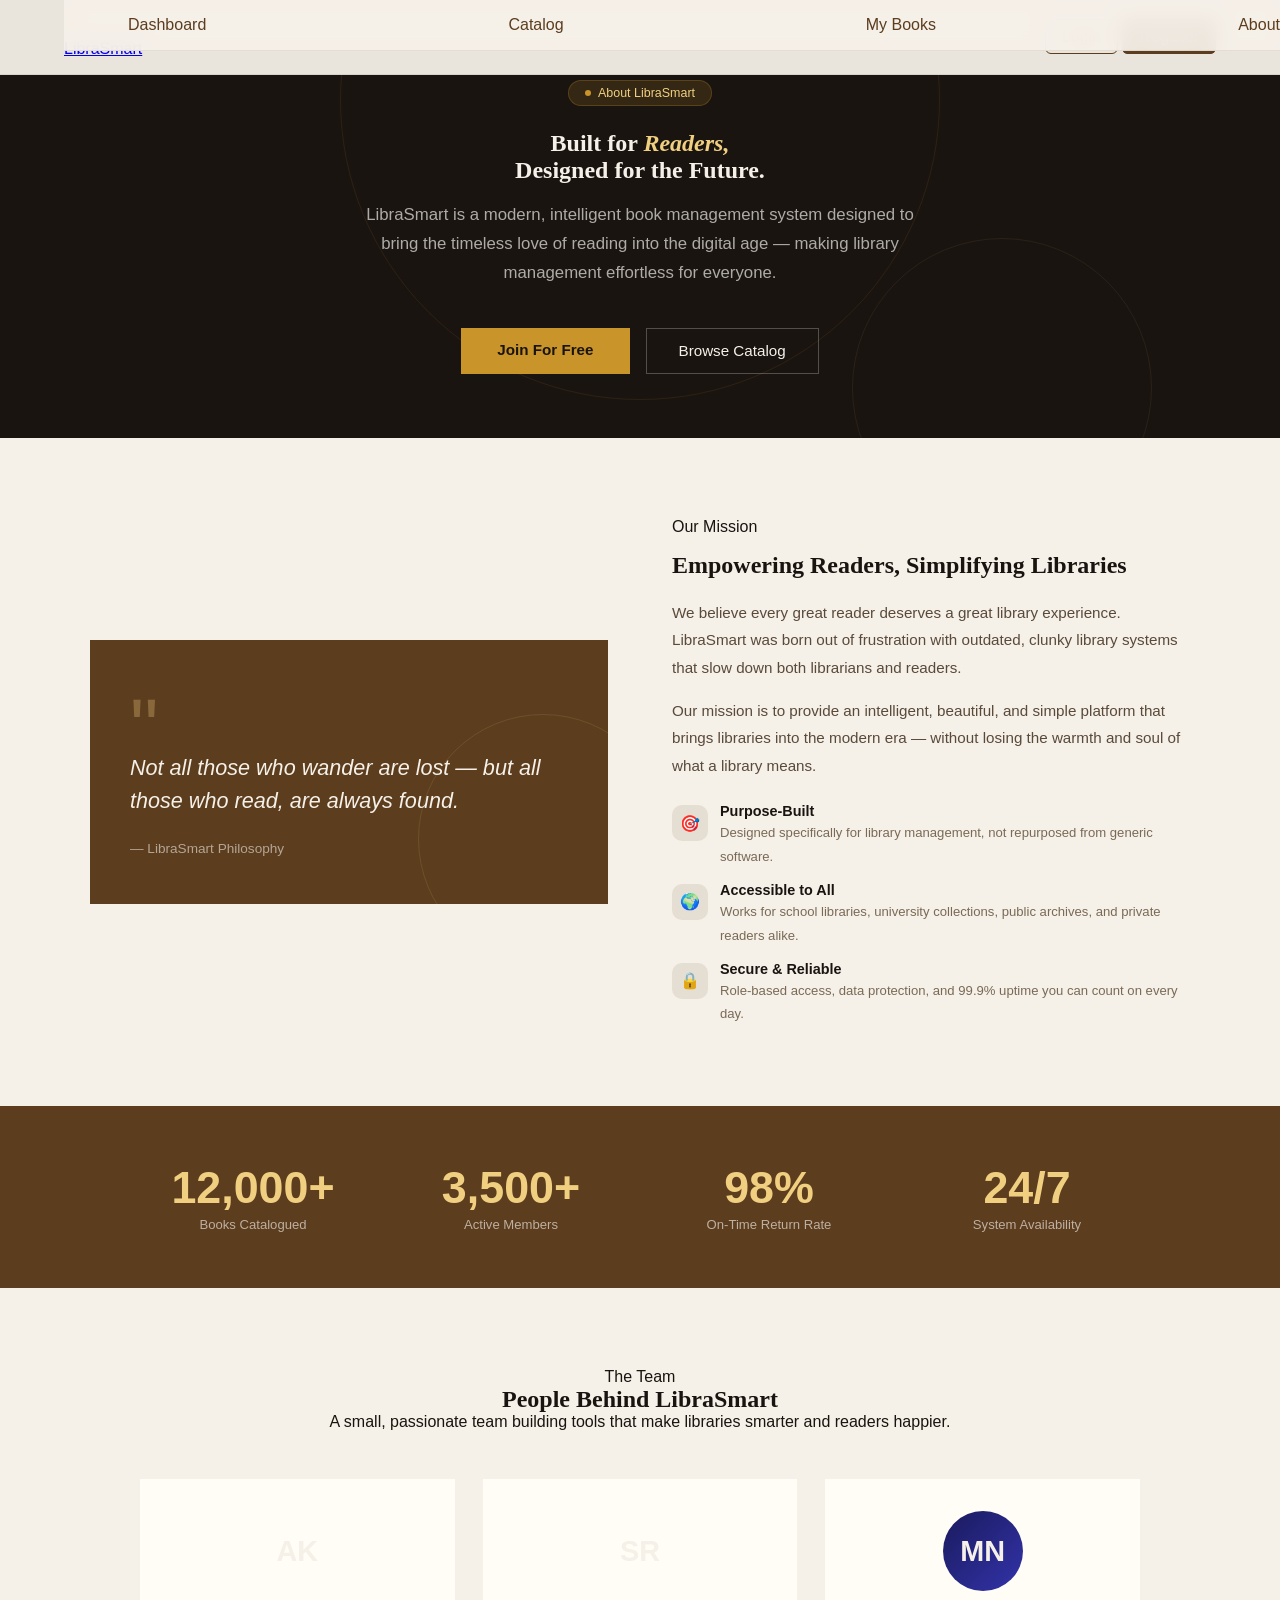
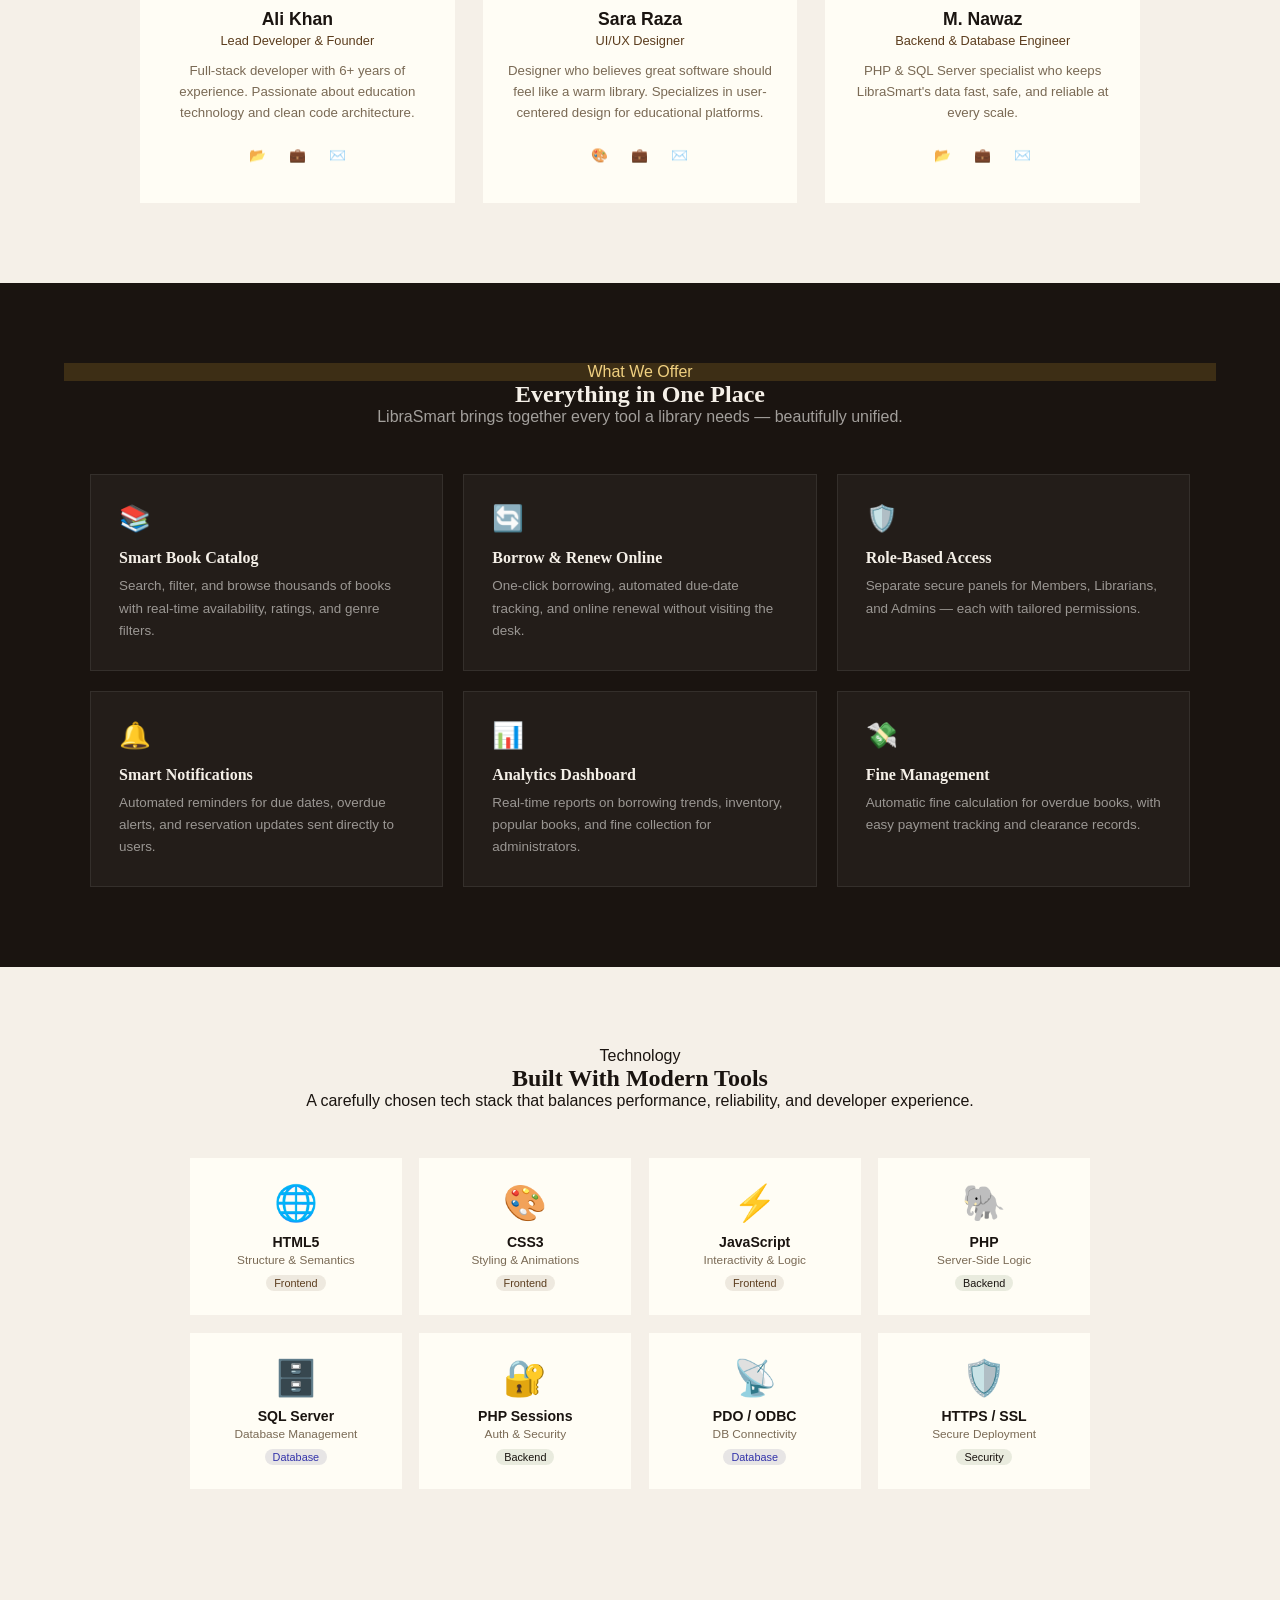
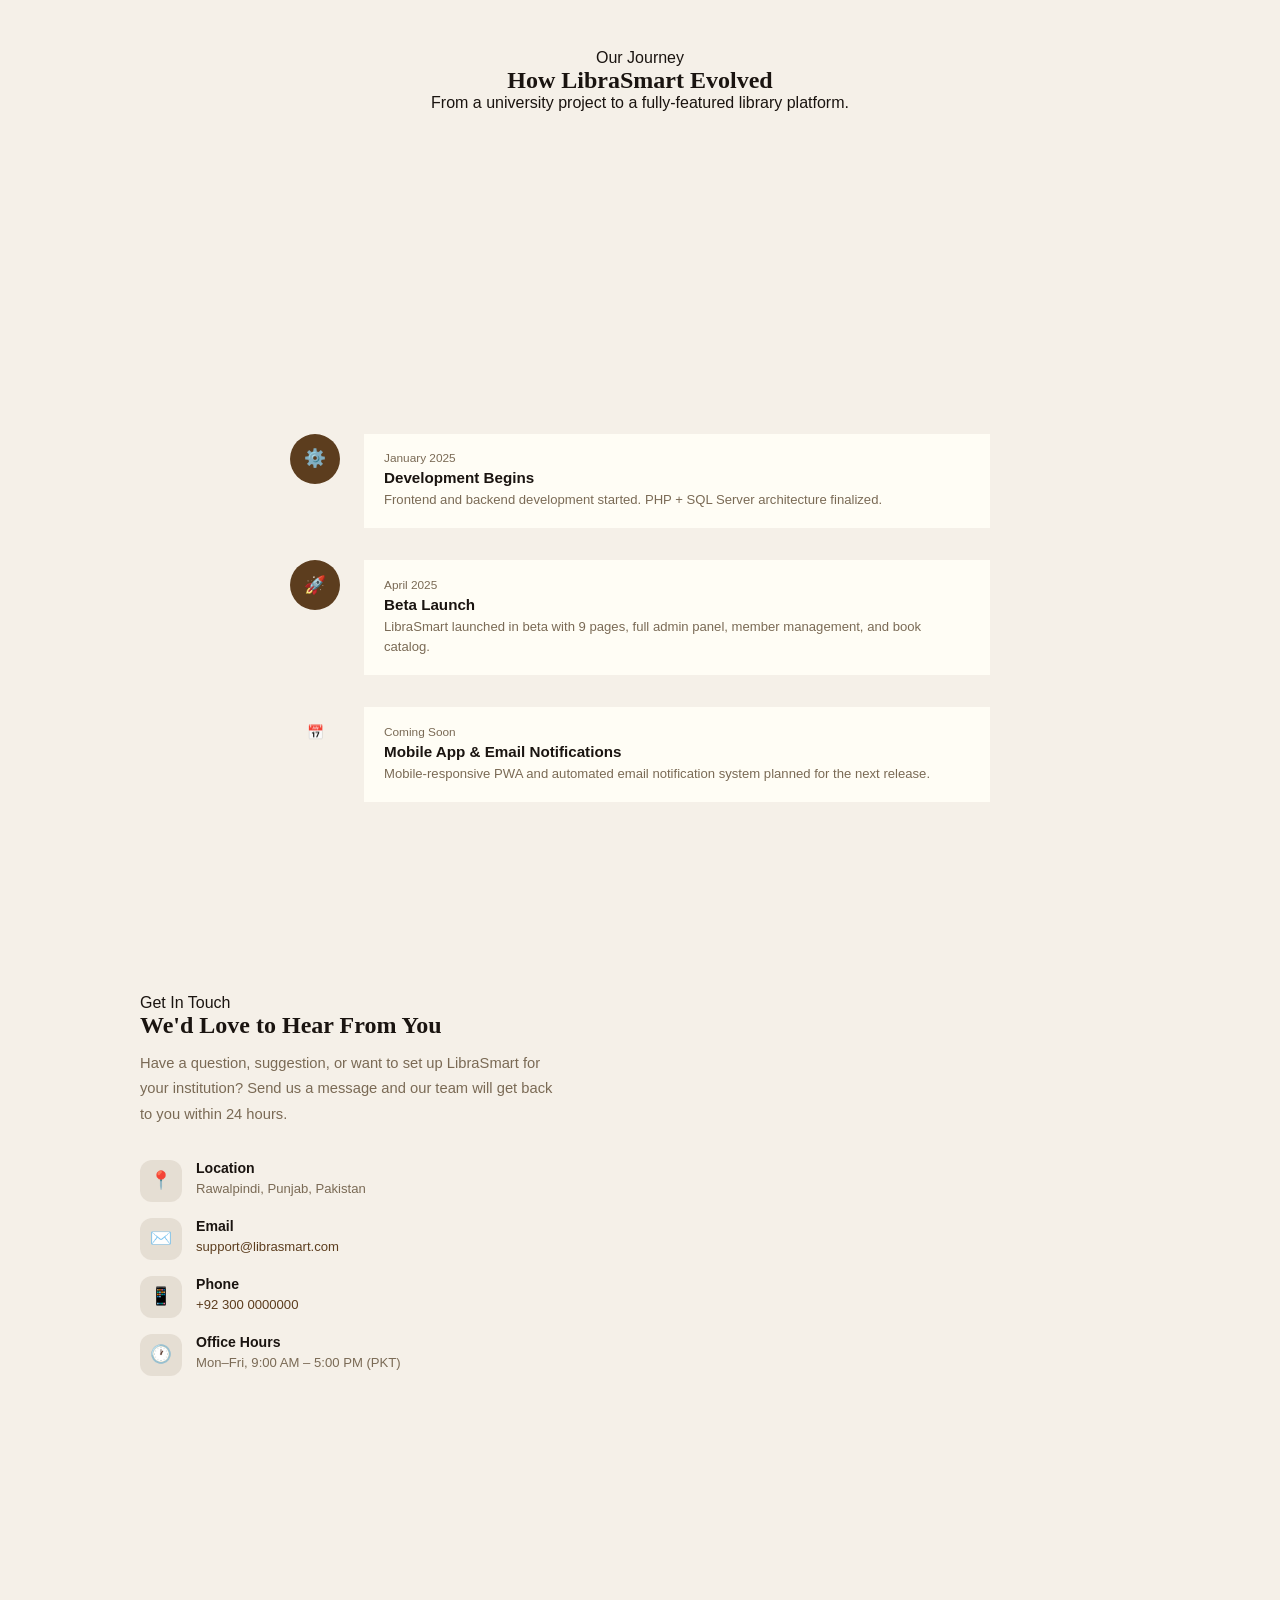
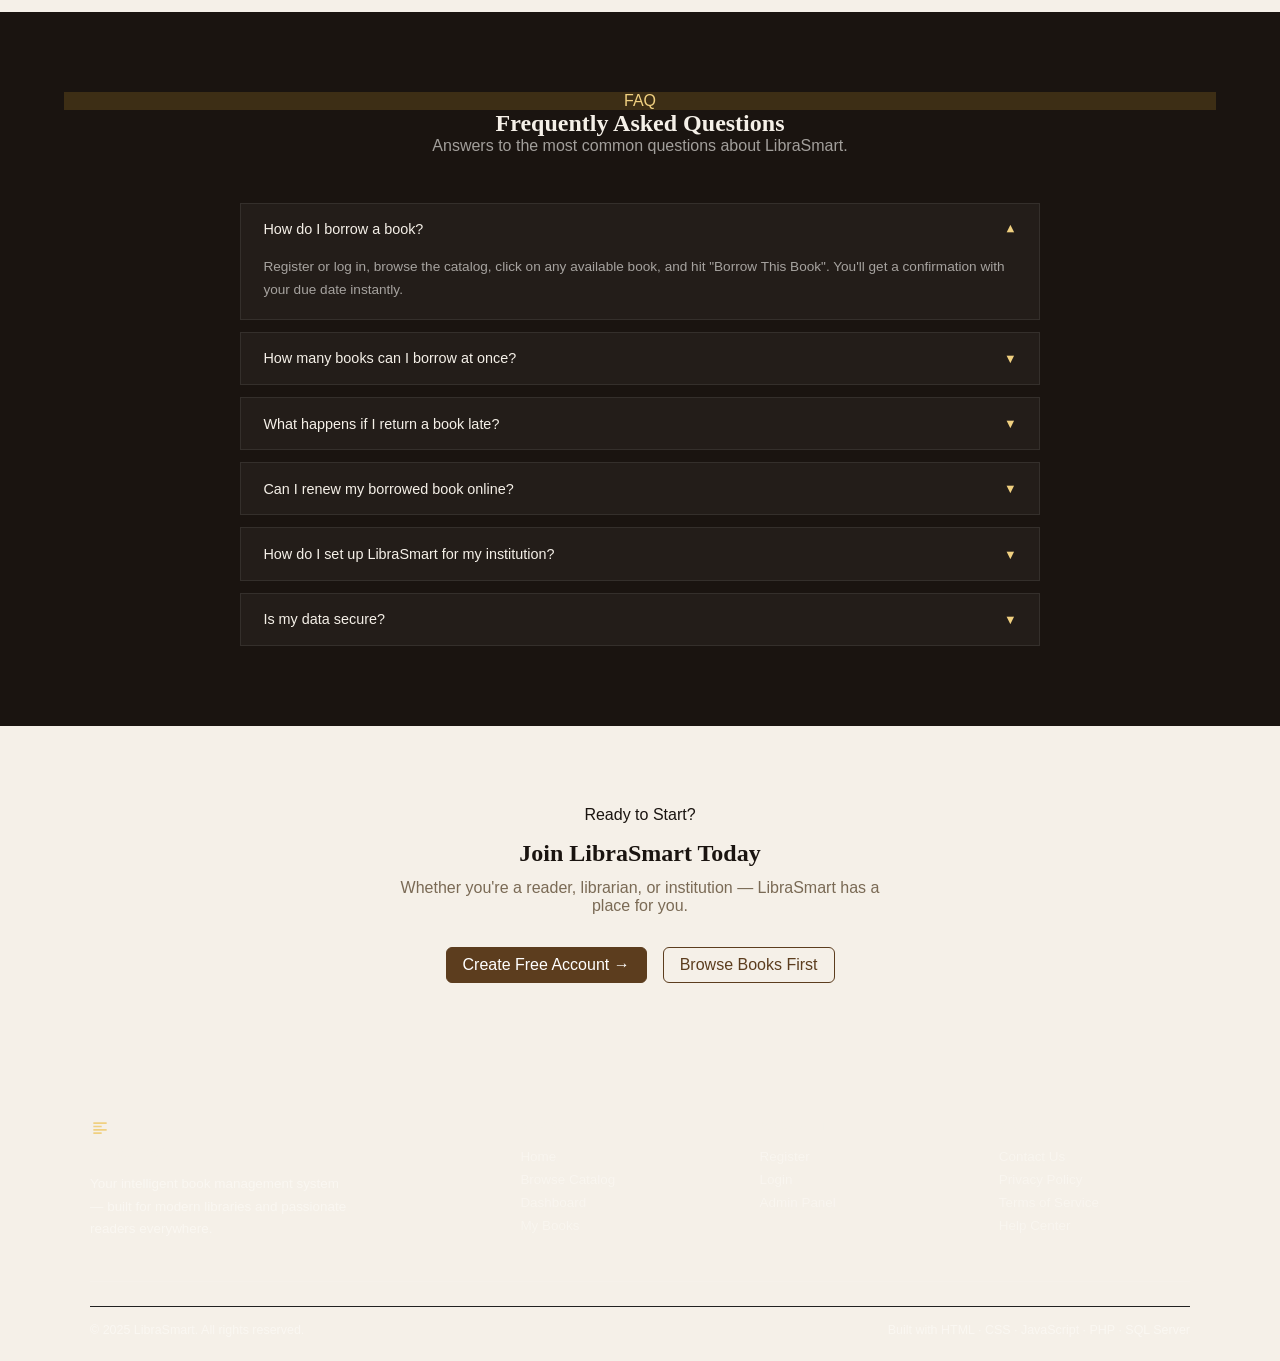
<file: Frontend/about.html>
<!DOCTYPE html>
<html lang="en">
<head>
  <meta charset="UTF-8"/>
  <meta name="viewport" content="width=device-width, initial-scale=1.0"/>
  <title>About — LibraSmart</title>
  <link rel="stylesheet" href="global.css"/>
  <style>
    .page-wrapper { padding-top: var(--nav-h); background: var(--cream); }

    /* ── HERO ── */
    .about-hero {
      background: var(--dark); color: var(--cream);
      padding: 5rem 5% 4rem; text-align: center;
      position: relative; overflow: hidden;
    }
    .about-hero::before {
      content: ''; position: absolute;
      width: 600px; height: 600px; border-radius: 50%;
      border: 1px solid rgba(201,149,42,0.1);
      top: -200px; left: 50%; transform: translateX(-50%);
    }
    .about-hero::after {
      content: ''; position: absolute;
      width: 300px; height: 300px; border-radius: 50%;
      border: 1px solid rgba(240,208,128,0.07);
      bottom: -100px; right: 10%;
    }
    .hero-tag-dark {
      display: inline-flex; align-items: center; gap: 7px;
      background: rgba(201,149,42,0.15); border: 1px solid rgba(201,149,42,0.25);
      color: var(--gold-light); border-radius: 20px;
      padding: 0.3rem 1rem; font-size: 0.78rem; font-weight: 500;
      margin-bottom: 1.5rem; position: relative; z-index: 1;
    }
    .about-hero h1 { position: relative; z-index: 1; color: var(--cream); margin-bottom: 1rem; }
    .about-hero h1 em { color: var(--gold-light); font-style: italic; }
    .about-hero p {
      position: relative; z-index: 1;
      color: rgba(254,252,248,0.65); font-size: 1.05rem;
      max-width: 560px; margin: 0 auto 2.5rem; line-height: 1.75;
    }
    .hero-btns { display: flex; gap: 1rem; justify-content: center; position: relative; z-index: 1; }
    .btn-gold-lg { padding: 0.85rem 2.25rem; background: var(--gold); color: var(--dark); border: none; border-radius: var(--radius-md); font-family: var(--font-sans); font-size: 0.95rem; font-weight: 600; cursor: pointer; text-decoration: none; transition: all 0.22s; }
    .btn-gold-lg:hover { background: var(--gold-light); transform: translateY(-1px); }
    .btn-border-lg { padding: 0.85rem 2rem; background: transparent; color: var(--cream); border: 1.5px solid rgba(254,252,248,0.25); border-radius: var(--radius-md); font-family: var(--font-sans); font-size: 0.95rem; font-weight: 500; cursor: pointer; text-decoration: none; transition: all 0.22s; }
    .btn-border-lg:hover { border-color: var(--cream); }

    /* ── MISSION ── */
    .mission-section { padding: 5rem 5%; }
    .mission-grid { max-width: 1100px; margin: 0 auto; display: grid; grid-template-columns: 1fr 1fr; gap: 4rem; align-items: center; }
    .mission-visual {
      background: var(--brown); border-radius: var(--radius-xl);
      padding: 3rem 2.5rem; color: var(--cream); position: relative; overflow: hidden;
    }
    .mission-visual::before {
      content: ''; position: absolute; width: 250px; height: 250px;
      border-radius: 50%; border: 1px solid rgba(240,208,128,0.12);
      bottom: -60px; right: -60px;
    }
    .mission-visual .big-quote {
      font-family: var(--font-serif); font-size: 5rem; color: var(--gold-light); opacity: 0.3;
      line-height: 1; margin-bottom: -1rem;
    }
    .mission-visual blockquote {
      font-family: var(--font-serif); font-size: 1.35rem; font-style: italic;
      line-height: 1.5; color: var(--cream); margin-bottom: 1.5rem;
      position: relative; z-index: 1;
    }
    .mission-visual .quote-author { font-size: 0.85rem; color: rgba(254,252,248,0.55); font-weight: 500; position: relative; z-index: 1; }
    .mission-text .section-label { margin-bottom: 1rem; }
    .mission-text h2 { margin-bottom: 1.25rem; }
    .mission-text p { color: #5A4A3A; font-size: 0.95rem; line-height: 1.8; margin-bottom: 1rem; }
    .mission-points { margin-top: 1.5rem; display: flex; flex-direction: column; gap: 0.85rem; }
    .mission-point { display: flex; align-items: flex-start; gap: 12px; }
    .mp-icon { width: 36px; height: 36px; border-radius: 10px; background: rgba(92,61,30,0.1); display: flex; align-items: center; justify-content: center; font-size: 1rem; flex-shrink: 0; margin-top: 2px; }
    .mp-text h4 { font-size: 0.9rem; font-weight: 600; color: var(--dark); margin-bottom: 2px; }
    .mp-text p { font-size: 0.82rem; color: var(--text-muted); margin: 0; }

    /* ── STATS BAND ── */
    .stats-band { background: var(--brown); padding: 3.5rem 5%; }
    .stats-inner { max-width: 1000px; margin: 0 auto; display: grid; grid-template-columns: repeat(4,1fr); gap: 2rem; text-align: center; }
    .sb-num { font-family: var(--font-serif); font-size: 2.8rem; font-weight: 700; color: var(--gold-light); display: block; }
    .sb-lbl { font-size: 0.82rem; color: rgba(254,252,248,0.6); margin-top: 4px; }

    /* ── TEAM ── */
    .team-section { padding: 5rem 5%; }
    .team-grid { max-width: 1000px; margin: 0 auto; display: grid; grid-template-columns: repeat(3,1fr); gap: 1.75rem; }
    .team-card {
      background: var(--card-bg); border: 1px solid var(--border);
      border-radius: var(--radius-xl); padding: 2rem 1.5rem;
      text-align: center; transition: all 0.25s;
    }
    .team-card:hover { transform: translateY(-5px); box-shadow: var(--shadow-lg); }
    .team-avatar {
      width: 80px; height: 80px; border-radius: 50%;
      margin: 0 auto 1.1rem; display: flex; align-items: center; justify-content: center;
      font-size: 1.8rem; font-weight: 700; font-family: var(--font-serif);
      color: var(--cream);
    }
    .av1 { background: linear-gradient(135deg, var(--brown), var(--rust)); }
    .av2 { background: linear-gradient(135deg, var(--green), var(--green-light)); }
    .av3 { background: linear-gradient(135deg, #1A1A5E, #3333AA); }
    .team-card h3 { font-family: var(--font-serif); font-size: 1.1rem; margin-bottom: 3px; }
    .team-role { font-size: 0.8rem; color: var(--brown); font-weight: 500; margin-bottom: 0.75rem; }
    .team-bio { font-size: 0.83rem; color: var(--text-muted); line-height: 1.6; margin-bottom: 1rem; }
    .team-socials { display: flex; justify-content: center; gap: 0.5rem; }
    .social-btn { width: 32px; height: 32px; border: 1.5px solid var(--border); border-radius: 50%; display: flex; align-items: center; justify-content: center; font-size: 0.85rem; cursor: pointer; transition: all 0.2s; background: none; }
    .social-btn:hover { border-color: var(--brown); background: rgba(92,61,30,0.07); }

    /* ── FEATURES ── */
    .features-section { padding: 5rem 5%; background: var(--dark); }
    .features-section .section-label { background: rgba(201,149,42,0.2); color: var(--gold-light); }
    .features-section h2 { color: var(--cream); }
    .features-section .section-desc { color: rgba(254,252,248,0.6); }
    .feat-grid { max-width: 1100px; margin: 0 auto; display: grid; grid-template-columns: repeat(3,1fr); gap: 1.25rem; }
    .feat-card {
      background: rgba(254,252,248,0.04); border: 1px solid rgba(254,252,248,0.08);
      border-radius: var(--radius-lg); padding: 1.75rem;
      transition: all 0.25s;
    }
    .feat-card:hover { background: rgba(254,252,248,0.07); border-color: rgba(201,149,42,0.3); transform: translateY(-3px); }
    .feat-card .f-icon { font-size: 1.6rem; margin-bottom: 1rem; }
    .feat-card h3 { color: var(--cream); margin-bottom: 0.5rem; font-size: 1rem; }
    .feat-card p { color: rgba(254,252,248,0.55); font-size: 0.84rem; line-height: 1.65; }

    /* ── TECH STACK ── */
    .tech-section { padding: 5rem 5%; }
    .tech-grid { max-width: 900px; margin: 0 auto; display: grid; grid-template-columns: repeat(4,1fr); gap: 1.1rem; }
    .tech-card {
      background: var(--card-bg); border: 1px solid var(--border);
      border-radius: var(--radius-lg); padding: 1.5rem 1rem;
      text-align: center; transition: all 0.22s;
    }
    .tech-card:hover { border-color: var(--brown); transform: translateY(-3px); box-shadow: var(--shadow-md); }
    .tech-icon { font-size: 2.2rem; margin-bottom: 0.6rem; }
    .tech-name { font-weight: 600; font-size: 0.88rem; margin-bottom: 3px; }
    .tech-type { font-size: 0.74rem; color: var(--text-muted); }
    .tech-badge { display: inline-block; margin-top: 0.5rem; padding: 2px 8px; border-radius: 20px; font-size: 0.68rem; font-weight: 500; }
    .tb-front { background: rgba(92,61,30,0.1); color: var(--brown); }
    .tb-back  { background: rgba(45,80,22,0.1); color: var(--green-light); }
    .tb-db    { background: rgba(26,26,94,0.1); color: #3333AA; }

    /* ── TIMELINE ── */
    .timeline-section { padding: 5rem 5%; background: var(--cream-dark); }
    .timeline { max-width: 700px; margin: 0 auto; position: relative; }
    .timeline::before { content: ''; position: absolute; left: 24px; top: 0; bottom: 0; width: 2px; background: var(--border); }
    .tl-item { display: flex; gap: 1.5rem; margin-bottom: 2rem; position: relative; }
    .tl-dot { width: 50px; height: 50px; border-radius: 50%; background: var(--brown); color: var(--cream); display: flex; align-items: center; justify-content: center; font-size: 1.1rem; flex-shrink: 0; position: relative; z-index: 1; border: 3px solid var(--cream-dark); }
    .tl-dot.future { background: var(--cream-dark); border: 2px dashed var(--border-dark); font-size: 0.85rem; color: var(--text-muted); }
    .tl-content { background: var(--card-bg); border: 1px solid var(--border); border-radius: var(--radius-md); padding: 1.1rem 1.25rem; flex: 1; }
    .tl-date { font-size: 0.74rem; color: var(--text-muted); font-weight: 500; margin-bottom: 4px; }
    .tl-content h4 { font-family: var(--font-serif); font-size: 0.95rem; font-weight: 600; margin-bottom: 4px; }
    .tl-content p { font-size: 0.82rem; color: var(--text-muted); line-height: 1.55; }

    /* ── CONTACT ── */
    .contact-section { padding: 5rem 5%; }
    .contact-grid { max-width: 1000px; margin: 0 auto; display: grid; grid-template-columns: 1fr 1.3fr; gap: 3rem; align-items: start; }
    .contact-info h2 { margin-bottom: 0.75rem; }
    .contact-info p { color: var(--text-muted); font-size: 0.92rem; line-height: 1.75; margin-bottom: 2rem; }
    .contact-items { display: flex; flex-direction: column; gap: 1rem; }
    .contact-item { display: flex; align-items: flex-start; gap: 14px; }
    .ci-icon { width: 42px; height: 42px; border-radius: 12px; background: rgba(92,61,30,0.1); display: flex; align-items: center; justify-content: center; font-size: 1.1rem; flex-shrink: 0; }
    .ci-text h4 { font-size: 0.88rem; font-weight: 600; color: var(--dark); margin-bottom: 2px; }
    .ci-text p { font-size: 0.82rem; color: var(--text-muted); margin: 0; }
    .ci-text a { color: var(--brown); text-decoration: none; font-weight: 500; }

    /* CONTACT FORM */
    .contact-form { background: var(--card-bg); border: 1px solid var(--border); border-radius: var(--radius-xl); padding: 2rem; }
    .contact-form h3 { font-family: var(--font-serif); font-size: 1.2rem; margin-bottom: 1.5rem; }
    .cf-field { margin-bottom: 1rem; }
    .cf-label { display: block; font-size: 0.8rem; font-weight: 500; color: var(--brown); margin-bottom: 5px; }
    .cf-input { width: 100%; padding: 0.7rem 1rem; border: 1.5px solid var(--border); border-radius: var(--radius-sm); background: var(--cream); font-size: 0.88rem; font-family: var(--font-sans); outline: none; transition: border-color 0.2s; }
    .cf-input:focus { border-color: var(--brown); box-shadow: 0 0 0 3px rgba(92,61,30,0.08); }
    .cf-row { display: grid; grid-template-columns: 1fr 1fr; gap: 0.9rem; }
    textarea.cf-input { resize: vertical; min-height: 110px; }
    .cf-submit { width: 100%; padding: 0.85rem; background: var(--brown); color: var(--cream); border: none; border-radius: var(--radius-md); font-family: var(--font-sans); font-size: 0.95rem; font-weight: 600; cursor: pointer; transition: all 0.22s; margin-top: 0.5rem; }
    .cf-submit:hover { background: var(--dark); transform: translateY(-1px); box-shadow: var(--shadow-md); }

    /* ── FAQ ── */
    .faq-section { padding: 5rem 5%; background: var(--dark); }
    .faq-section h2 { color: var(--cream); }
    .faq-section .section-label { background: rgba(201,149,42,0.2); color: var(--gold-light); }
    .faq-section .section-desc { color: rgba(254,252,248,0.6); }
    .faq-grid { max-width: 800px; margin: 0 auto; display: flex; flex-direction: column; gap: 0.75rem; }
    .faq-item { background: rgba(254,252,248,0.04); border: 1px solid rgba(254,252,248,0.08); border-radius: var(--radius-md); overflow: hidden; }
    .faq-q { display: flex; justify-content: space-between; align-items: center; padding: 1.1rem 1.4rem; cursor: pointer; font-size: 0.9rem; font-weight: 500; color: var(--cream); transition: background 0.2s; }
    .faq-q:hover { background: rgba(255,255,255,0.04); }
    .faq-arrow { font-size: 0.8rem; color: var(--gold-light); transition: transform 0.25s; }
    .faq-a { display: none; padding: 0 1.4rem 1.1rem; font-size: 0.85rem; color: rgba(254,252,248,0.6); line-height: 1.7; }
    .faq-item.open .faq-arrow { transform: rotate(180deg); }
    .faq-item.open .faq-a { display: block; }

    /* ── CTA ── */
    .cta-strip { padding: 5rem 5%; text-align: center; background: var(--cream-dark); }
    .cta-strip h2 { margin-bottom: 0.75rem; }
    .cta-strip p { color: var(--text-muted); max-width: 480px; margin: 0 auto 2rem; }
    .cta-strip .cta-btns { display: flex; gap: 1rem; justify-content: center; flex-wrap: wrap; }

    /* ── FOOTER ── */
    footer { background: var(--dark-2); color: rgba(254,252,248,0.6); padding: 3.5rem 5% 1.5rem; }
    .footer-inner { max-width: 1100px; margin: 0 auto; display: grid; grid-template-columns: 2fr 1fr 1fr 1fr; gap: 3rem; padding-bottom: 2.5rem; border-bottom: 1px solid rgba(254,252,248,0.07); }
    .footer-brand p { font-size: 0.84rem; line-height: 1.7; max-width: 260px; margin-top: 0.75rem; }
    .footer-col h5 { font-weight: 600; font-size: 0.78rem; color: var(--cream); text-transform: uppercase; letter-spacing: 0.06em; margin-bottom: 1rem; }
    .footer-col a { display: block; font-size: 0.84rem; color: rgba(254,252,248,0.5); margin-bottom: 0.5rem; transition: color 0.2s; text-decoration: none; }
    .footer-col a:hover { color: var(--gold-light); }
    .footer-bottom { max-width: 1100px; margin: 1.5rem auto 0; display: flex; justify-content: space-between; align-items: center; font-size: 0.78rem; }

    /* ── ANIMATIONS ── */
    .fade-up { opacity: 0; transform: translateY(22px); transition: opacity 0.55s, transform 0.55s; }
    .fade-up.visible { opacity: 1; transform: translateY(0); }

    /* ── SUCCESS MSG ── */
    .form-success { display: none; text-align: center; padding: 2rem; }
    .form-success .icon { font-size: 3rem; margin-bottom: 0.75rem; }
    .form-success h3 { font-family: var(--font-serif); margin-bottom: 0.5rem; }
    .form-success p { color: var(--text-muted); font-size: 0.88rem; }

    @media (max-width: 900px) {
      .mission-grid  { grid-template-columns: 1fr; }
      .team-grid     { grid-template-columns: 1fr 1fr; }
      .feat-grid     { grid-template-columns: 1fr 1fr; }
      .tech-grid     { grid-template-columns: repeat(2,1fr); }
      .contact-grid  { grid-template-columns: 1fr; }
      .stats-inner   { grid-template-columns: repeat(2,1fr); }
      .footer-inner  { grid-template-columns: 1fr 1fr; }
    }
    @media (max-width: 580px) {
      .team-grid  { grid-template-columns: 1fr; }
      .feat-grid  { grid-template-columns: 1fr; }
      .cf-row     { grid-template-columns: 1fr; }
      .footer-inner { grid-template-columns: 1fr; }
    }
  </style>
</head>
<body>

<!-- ── NAV ── -->
<nav class="navbar">
  <a href="index.html" class="nav-logo">
    <div class="nav-logo-icon"><svg width="20" height="20" viewBox="0 0 24 24" fill="#F0D080"><path d="M4 4h16v2H4zm0 4h10v2H4zm0 4h16v2H4zm0 4h10v2H4z"/></svg></div>
    LibraSmart
  </a>
  <nav class="nav-links">
    <a href="dashboard.html">Dashboard</a>
    <a href="catalog.html">Catalog</a>
    <a href="my-books.html">My Books</a>
    <a href="about.html" class="active">About</a>
  </nav>
  <div class="nav-actions">
    <a href="login.html" class="btn btn-outline btn-sm">Login</a>
    <a href="register.html" class="btn btn-primary btn-sm">Register</a>
  </div>
</nav>

<div class="page-wrapper">

  <!-- ── HERO ── -->
  <section class="about-hero">
    <div class="hero-tag-dark"><span style="width:6px;height:6px;background:var(--gold);border-radius:50%;"></span>About LibraSmart</div>
    <h1>Built for <em>Readers,</em><br/>Designed for the Future.</h1>
    <p>LibraSmart is a modern, intelligent book management system designed to bring the timeless love of reading into the digital age — making library management effortless for everyone.</p>
    <div class="hero-btns">
      <a href="register.html" class="btn-gold-lg">Join For Free</a>
      <a href="catalog.html" class="btn-border-lg">Browse Catalog</a>
    </div>
  </section>

  <!-- ── MISSION ── -->
  <section class="mission-section">
    <div class="mission-grid">
      <div class="mission-visual fade-up">
        <div class="big-quote">"</div>
        <blockquote>Not all those who wander are lost — but all those who read, are always found.</blockquote>
        <div class="quote-author">— LibraSmart Philosophy</div>
      </div>
      <div class="mission-text fade-up">
        <div class="section-label">Our Mission</div>
        <h2>Empowering Readers, Simplifying Libraries</h2>
        <p>We believe every great reader deserves a great library experience. LibraSmart was born out of frustration with outdated, clunky library systems that slow down both librarians and readers.</p>
        <p>Our mission is to provide an intelligent, beautiful, and simple platform that brings libraries into the modern era — without losing the warmth and soul of what a library means.</p>
        <div class="mission-points">
          <div class="mission-point">
            <div class="mp-icon">🎯</div>
            <div class="mp-text"><h4>Purpose-Built</h4><p>Designed specifically for library management, not repurposed from generic software.</p></div>
          </div>
          <div class="mission-point">
            <div class="mp-icon">🌍</div>
            <div class="mp-text"><h4>Accessible to All</h4><p>Works for school libraries, university collections, public archives, and private readers alike.</p></div>
          </div>
          <div class="mission-point">
            <div class="mp-icon">🔒</div>
            <div class="mp-text"><h4>Secure & Reliable</h4><p>Role-based access, data protection, and 99.9% uptime you can count on every day.</p></div>
          </div>
        </div>
      </div>
    </div>
  </section>

  <!-- ── STATS ── -->
  <section class="stats-band">
    <div class="stats-inner">
      <div class="fade-up"><span class="sb-num">12,000+</span><div class="sb-lbl">Books Catalogued</div></div>
      <div class="fade-up"><span class="sb-num">3,500+</span><div class="sb-lbl">Active Members</div></div>
      <div class="fade-up"><span class="sb-num">98%</span><div class="sb-lbl">On-Time Return Rate</div></div>
      <div class="fade-up"><span class="sb-num">24/7</span><div class="sb-lbl">System Availability</div></div>
    </div>
  </section>

  <!-- ── TEAM ── -->
  <section class="team-section">
    <div class="section-header center">
      <div class="section-label">The Team</div>
      <h2 class="section-title">People Behind LibraSmart</h2>
      <p class="section-desc">A small, passionate team building tools that make libraries smarter and readers happier.</p>
    </div>
    <div class="team-grid">
      <div class="team-card fade-up">
        <div class="team-avatar av1">AK</div>
        <h3>Ali Khan</h3>
        <div class="team-role">Lead Developer & Founder</div>
        <p class="team-bio">Full-stack developer with 6+ years of experience. Passionate about education technology and clean code architecture.</p>
        <div class="team-socials">
          <button class="social-btn" title="GitHub">📂</button>
          <button class="social-btn" title="LinkedIn">💼</button>
          <button class="social-btn" title="Email">✉️</button>
        </div>
      </div>
      <div class="team-card fade-up">
        <div class="team-avatar av2">SR</div>
        <h3>Sara Raza</h3>
        <div class="team-role">UI/UX Designer</div>
        <p class="team-bio">Designer who believes great software should feel like a warm library. Specializes in user-centered design for educational platforms.</p>
        <div class="team-socials">
          <button class="social-btn" title="Dribbble">🎨</button>
          <button class="social-btn" title="LinkedIn">💼</button>
          <button class="social-btn" title="Email">✉️</button>
        </div>
      </div>
      <div class="team-card fade-up">
        <div class="team-avatar av3">MN</div>
        <h3>M. Nawaz</h3>
        <div class="team-role">Backend & Database Engineer</div>
        <p class="team-bio">PHP & SQL Server specialist who keeps LibraSmart's data fast, safe, and reliable at every scale.</p>
        <div class="team-socials">
          <button class="social-btn" title="GitHub">📂</button>
          <button class="social-btn" title="LinkedIn">💼</button>
          <button class="social-btn" title="Email">✉️</button>
        </div>
      </div>
    </div>
  </section>

  <!-- ── FEATURES DARK ── -->
  <section class="features-section">
    <div class="section-header center" style="margin-bottom:3rem;">
      <div class="section-label">What We Offer</div>
      <h2 class="section-title">Everything in One Place</h2>
      <p class="section-desc">LibraSmart brings together every tool a library needs — beautifully unified.</p>
    </div>
    <div class="feat-grid">
      <div class="feat-card fade-up"><div class="f-icon">📚</div><h3>Smart Book Catalog</h3><p>Search, filter, and browse thousands of books with real-time availability, ratings, and genre filters.</p></div>
      <div class="feat-card fade-up"><div class="f-icon">🔄</div><h3>Borrow & Renew Online</h3><p>One-click borrowing, automated due-date tracking, and online renewal without visiting the desk.</p></div>
      <div class="feat-card fade-up"><div class="f-icon">🛡️</div><h3>Role-Based Access</h3><p>Separate secure panels for Members, Librarians, and Admins — each with tailored permissions.</p></div>
      <div class="feat-card fade-up"><div class="f-icon">🔔</div><h3>Smart Notifications</h3><p>Automated reminders for due dates, overdue alerts, and reservation updates sent directly to users.</p></div>
      <div class="feat-card fade-up"><div class="f-icon">📊</div><h3>Analytics Dashboard</h3><p>Real-time reports on borrowing trends, inventory, popular books, and fine collection for administrators.</p></div>
      <div class="feat-card fade-up"><div class="f-icon">💸</div><h3>Fine Management</h3><p>Automatic fine calculation for overdue books, with easy payment tracking and clearance records.</p></div>
    </div>
  </section>

  <!-- ── TECH STACK ── -->
  <section class="tech-section">
    <div class="section-header center">
      <div class="section-label">Technology</div>
      <h2 class="section-title">Built With Modern Tools</h2>
      <p class="section-desc">A carefully chosen tech stack that balances performance, reliability, and developer experience.</p>
    </div>
    <div class="tech-grid">
      <div class="tech-card fade-up">
        <div class="tech-icon">🌐</div>
        <div class="tech-name">HTML5</div>
        <div class="tech-type">Structure & Semantics</div>
        <div class="tech-badge tb-front">Frontend</div>
      </div>
      <div class="tech-card fade-up">
        <div class="tech-icon">🎨</div>
        <div class="tech-name">CSS3</div>
        <div class="tech-type">Styling & Animations</div>
        <div class="tech-badge tb-front">Frontend</div>
      </div>
      <div class="tech-card fade-up">
        <div class="tech-icon">⚡</div>
        <div class="tech-name">JavaScript</div>
        <div class="tech-type">Interactivity & Logic</div>
        <div class="tech-badge tb-front">Frontend</div>
      </div>
      <div class="tech-card fade-up">
        <div class="tech-icon">🐘</div>
        <div class="tech-name">PHP</div>
        <div class="tech-type">Server-Side Logic</div>
        <div class="tech-badge tb-back">Backend</div>
      </div>
      <div class="tech-card fade-up">
        <div class="tech-icon">🗄️</div>
        <div class="tech-name">SQL Server</div>
        <div class="tech-type">Database Management</div>
        <div class="tech-badge tb-db">Database</div>
      </div>
      <div class="tech-card fade-up">
        <div class="tech-icon">🔐</div>
        <div class="tech-name">PHP Sessions</div>
        <div class="tech-type">Auth & Security</div>
        <div class="tech-badge tb-back">Backend</div>
      </div>
      <div class="tech-card fade-up">
        <div class="tech-icon">📡</div>
        <div class="tech-name">PDO / ODBC</div>
        <div class="tech-type">DB Connectivity</div>
        <div class="tech-badge tb-db">Database</div>
      </div>
      <div class="tech-card fade-up">
        <div class="tech-icon">🛡️</div>
        <div class="tech-name">HTTPS / SSL</div>
        <div class="tech-type">Secure Deployment</div>
        <div class="tech-badge tb-back">Security</div>
      </div>
    </div>
  </section>

  <!-- ── TIMELINE ── -->
  <section class="timeline-section">
    <div class="section-header center">
      <div class="section-label">Our Journey</div>
      <h2 class="section-title">How LibraSmart Evolved</h2>
      <p class="section-desc">From a university project to a fully-featured library platform.</p>
    </div>
    <div class="timeline">
      <div class="tl-item fade-up">
        <div class="tl-dot">💡</div>
        <div class="tl-content">
          <div class="tl-date">September 2024</div>
          <h4>The Idea</h4>
          <p>LibraSmart started as a final-year project to modernize our university's outdated library register system.</p>
        </div>
      </div>
      <div class="tl-item fade-up">
        <div class="tl-dot">🎨</div>
        <div class="tl-content">
          <div class="tl-date">November 2024</div>
          <h4>Design Phase</h4>
          <p>Complete UI/UX design completed. User personas, wireframes, and the brand identity established.</p>
        </div>
      </div>
      <div class="tl-item fade-up">
        <div class="tl-dot">⚙️</div>
        <div class="tl-content">
          <div class="tl-date">January 2025</div>
          <h4>Development Begins</h4>
          <p>Frontend and backend development started. PHP + SQL Server architecture finalized.</p>
        </div>
      </div>
      <div class="tl-item fade-up">
        <div class="tl-dot">🚀</div>
        <div class="tl-content">
          <div class="tl-date">April 2025</div>
          <h4>Beta Launch</h4>
          <p>LibraSmart launched in beta with 9 pages, full admin panel, member management, and book catalog.</p>
        </div>
      </div>
      <div class="tl-item fade-up">
        <div class="tl-dot future">📅</div>
        <div class="tl-content">
          <div class="tl-date">Coming Soon</div>
          <h4>Mobile App & Email Notifications</h4>
          <p>Mobile-responsive PWA and automated email notification system planned for the next release.</p>
        </div>
      </div>
    </div>
  </section>

  <!-- ── CONTACT ── -->
  <section class="contact-section" id="contact">
    <div class="contact-grid">
      <div class="contact-info fade-up">
        <div class="section-label">Get In Touch</div>
        <h2>We'd Love to Hear From You</h2>
        <p>Have a question, suggestion, or want to set up LibraSmart for your institution? Send us a message and our team will get back to you within 24 hours.</p>
        <div class="contact-items">
          <div class="contact-item">
            <div class="ci-icon">📍</div>
            <div class="ci-text"><h4>Location</h4><p>Rawalpindi, Punjab, Pakistan</p></div>
          </div>
          <div class="contact-item">
            <div class="ci-icon">✉️</div>
            <div class="ci-text"><h4>Email</h4><p><a href="mailto:support@librasmart.com">support@librasmart.com</a></p></div>
          </div>
          <div class="contact-item">
            <div class="ci-icon">📱</div>
            <div class="ci-text"><h4>Phone</h4><p><a href="tel:+923000000000">+92 300 0000000</a></p></div>
          </div>
          <div class="contact-item">
            <div class="ci-icon">🕐</div>
            <div class="ci-text"><h4>Office Hours</h4><p>Mon–Fri, 9:00 AM – 5:00 PM (PKT)</p></div>
          </div>
        </div>
      </div>

      <div class="contact-form fade-up" id="contactFormWrap">
        <h3>Send a Message</h3>
        <div id="contactForm">
          <div class="cf-row">
            <div class="cf-field"><label class="cf-label">First Name *</label><input class="cf-input" type="text" placeholder="John"/></div>
            <div class="cf-field"><label class="cf-label">Last Name *</label><input class="cf-input" type="text" placeholder="Doe"/></div>
          </div>
          <div class="cf-field"><label class="cf-label">Email Address *</label><input class="cf-input" type="email" placeholder="john@example.com"/></div>
          <div class="cf-field"><label class="cf-label">Subject</label>
            <select class="cf-input">
              <option>General Inquiry</option>
              <option>Technical Support</option>
              <option>Feature Request</option>
              <option>Report a Bug</option>
              <option>Partnership / Institution Setup</option>
            </select>
          </div>
          <div class="cf-field"><label class="cf-label">Message *</label><textarea class="cf-input" placeholder="Write your message here…"></textarea></div>
          <button class="cf-submit" onclick="submitContact()">📨 Send Message</button>
        </div>
        <div class="form-success" id="formSuccess">
          <div class="icon">🎉</div>
          <h3>Message Sent!</h3>
          <p>Thanks for reaching out. We'll reply to your email within 24 hours.</p>
        </div>
      </div>
    </div>
  </section>

  <!-- ── FAQ ── -->
  <section class="faq-section">
    <div class="section-header center" style="margin-bottom:3rem;">
      <div class="section-label">FAQ</div>
      <h2 class="section-title">Frequently Asked Questions</h2>
      <p class="section-desc">Answers to the most common questions about LibraSmart.</p>
    </div>
    <div class="faq-grid">
      <div class="faq-item open">
        <div class="faq-q" onclick="toggleFaq(this)">How do I borrow a book?<span class="faq-arrow">▼</span></div>
        <div class="faq-a">Register or log in, browse the catalog, click on any available book, and hit "Borrow This Book". You'll get a confirmation with your due date instantly.</div>
      </div>
      <div class="faq-item">
        <div class="faq-q" onclick="toggleFaq(this)">How many books can I borrow at once?<span class="faq-arrow">▼</span></div>
        <div class="faq-a">By default, members can borrow up to 5 books simultaneously. Your institution's librarian can adjust this limit based on your membership tier.</div>
      </div>
      <div class="faq-item">
        <div class="faq-q" onclick="toggleFaq(this)">What happens if I return a book late?<span class="faq-arrow">▼</span></div>
        <div class="faq-a">A fine of PKR 2 per day per book is charged for late returns. Fines must be cleared before borrowing new books. You can renew online before your due date to avoid fines.</div>
      </div>
      <div class="faq-item">
        <div class="faq-q" onclick="toggleFaq(this)">Can I renew my borrowed book online?<span class="faq-arrow">▼</span></div>
        <div class="faq-a">Yes! Go to "My Books", find the book, and click "Renew". Each book can be renewed once, adding 14 more days to your loan period — as long as no one has reserved it.</div>
      </div>
      <div class="faq-item">
        <div class="faq-q" onclick="toggleFaq(this)">How do I set up LibraSmart for my institution?<span class="faq-arrow">▼</span></div>
        <div class="faq-a">Contact us via the form above or email support@librasmart.com. We'll help you configure the system, import your existing catalog, and set up admin accounts for your team.</div>
      </div>
      <div class="faq-item">
        <div class="faq-q" onclick="toggleFaq(this)">Is my data secure?<span class="faq-arrow">▼</span></div>
        <div class="faq-a">Absolutely. All data is stored securely in a SQL Server database with encrypted connections. Passwords are hashed and sessions are protected. We never share your data with third parties.</div>
      </div>
    </div>
  </section>

  <!-- ── CTA STRIP ── -->
  <section class="cta-strip">
    <div class="section-label" style="display:inline-block; margin-bottom:1rem;">Ready to Start?</div>
    <h2>Join LibraSmart Today</h2>
    <p>Whether you're a reader, librarian, or institution — LibraSmart has a place for you.</p>
    <div class="cta-btns">
      <a href="register.html" class="btn btn-primary btn-lg">Create Free Account →</a>
      <a href="catalog.html" class="btn btn-outline btn-lg">Browse Books First</a>
    </div>
  </section>

</div><!-- end page-wrapper -->

<!-- ── FOOTER ── -->
<footer>
  <div class="footer-inner">
    <div class="footer-brand">
      <a href="index.html" class="nav-logo" style="color:var(--cream);">
        <div class="nav-logo-icon"><svg width="20" height="20" viewBox="0 0 24 24" fill="#F0D080"><path d="M4 4h16v2H4zm0 4h10v2H4zm0 4h16v2H4zm0 4h10v2H4z"/></svg></div>
        LibraSmart
      </a>
      <p>Your intelligent book management system — built for modern libraries and passionate readers everywhere.</p>
    </div>
    <div class="footer-col">
      <h5>Navigation</h5>
      <a href="index.html">Home</a>
      <a href="catalog.html">Browse Catalog</a>
      <a href="dashboard.html">Dashboard</a>
      <a href="my-books.html">My Books</a>
    </div>
    <div class="footer-col">
      <h5>Account</h5>
      <a href="register.html">Register</a>
      <a href="login.html">Login</a>
      <a href="admin.html">Admin Panel</a>
    </div>
    <div class="footer-col">
      <h5>Support</h5>
      <a href="#contact">Contact Us</a>
      <a href="#">Privacy Policy</a>
      <a href="#">Terms of Service</a>
      <a href="#">Help Center</a>
    </div>
  </div>
  <div class="footer-bottom">
    <span>© 2025 LibraSmart. All rights reserved.</span>
    <span>Built with HTML · CSS · JavaScript · PHP · SQL Server</span>
  </div>
</footer>

<script>
  // FAQ toggle
  function toggleFaq(el) {
    const item = el.parentElement;
    item.classList.toggle('open');
  }

  // Contact form submit
  function submitContact() {
    document.getElementById('contactForm').style.display = 'none';
    document.getElementById('formSuccess').style.display = 'block';
  }

  // Scroll animations
  const obs = new IntersectionObserver((entries) => {
    entries.forEach((e, i) => {
      if (e.isIntersecting) setTimeout(() => e.target.classList.add('visible'), i * 80);
    });
  }, { threshold: 0.1 });
  document.querySelectorAll('.fade-up').forEach(el => obs.observe(el));
</script>
</body>
</html>
</file>
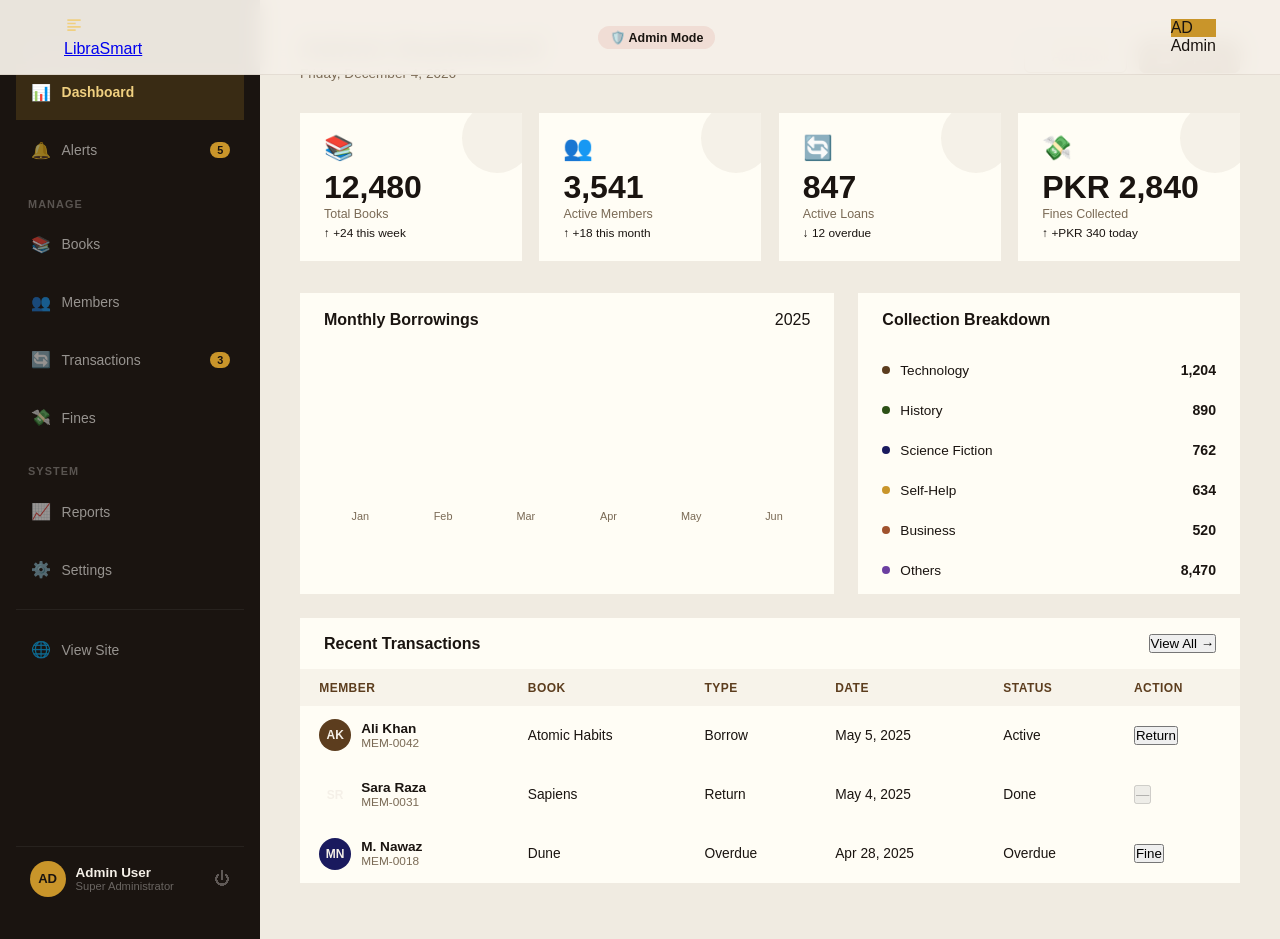
<file: Frontend/admin.html>
<!DOCTYPE html>
<html lang="en">
<head>
  <meta charset="UTF-8"/>
  <meta name="viewport" content="width=device-width, initial-scale=1.0"/>
  <title>Admin Panel — LibraSmart</title>
  <link rel="stylesheet" href="global.css"/>
  <style>
    body { background: #F0EBE1; }
    .page-wrapper { padding-top: var(--nav-h); min-height: 100vh; }
    .admin-layout { display: grid; grid-template-columns: 260px 1fr; min-height: calc(100vh - var(--nav-h)); }

    
    .admin-sidebar {
      background: var(--dark); padding: 1.75rem 1rem;
      display: flex; flex-direction: column; gap: 2px;
      position: sticky; top: var(--nav-h); height: calc(100vh - var(--nav-h)); overflow-y: auto;
    }
    .sidebar-section-label {
      font-size: 0.68rem; font-weight: 700; letter-spacing: 0.1em;
      text-transform: uppercase; color: rgba(254,252,248,0.28);
      padding: 0.6rem 0.75rem 0.3rem; margin-top: 0.5rem;
    }
    .admin-link {
      display: flex; align-items: center; gap: 10px;
      padding: 0.62rem 0.85rem; border-radius: var(--radius-sm);
      font-size: 0.87rem; font-weight: 500; color: rgba(254,252,248,0.55);
      transition: all 0.2s; cursor: pointer; text-decoration: none;
      border: none; background: none; width: 100%; text-align: left;
    }
    .admin-link:hover  { background: rgba(255,255,255,0.07); color: var(--cream); }
    .admin-link.active { background: rgba(201,149,42,0.18); color: var(--gold-light); font-weight: 600; }
    .admin-link .al-icon { width: 22px; text-align: center; font-size: 1rem; }
    .admin-link .al-count {
      margin-left: auto; background: var(--gold); color: var(--dark);
      font-size: 0.68rem; font-weight: 700; padding: 2px 7px; border-radius: 20px;
    }
    .sidebar-sep { height: 1px; background: rgba(255,255,255,0.06); margin: 0.6rem 0; }
    .admin-profile {
      margin-top: auto; padding: 0.9rem 0.85rem;
      border-top: 1px solid rgba(255,255,255,0.06);
      display: flex; align-items: center; gap: 10px;
    }
    .ap-avatar { width: 36px; height: 36px; border-radius: 50%; background: var(--gold); color: var(--dark); display: flex; align-items: center; justify-content: center; font-weight: 700; font-size: 0.82rem; }
    .ap-name { font-size: 0.84rem; font-weight: 600; color: var(--cream); }
    .ap-role { font-size: 0.7rem; color: rgba(254,252,248,0.35); }
    .ap-logout { margin-left: auto; background: none; border: none; color: rgba(254,252,248,0.3); cursor: pointer; font-size: 1rem; }
    .ap-logout:hover { color: var(--error); }

    /* ── MAIN AREA ── */
    .admin-main { padding: 2rem 2.5rem; overflow-y: auto; }
    .admin-topbar { display: flex; justify-content: space-between; align-items: center; margin-bottom: 2rem; }
    .admin-topbar h1 { font-family: var(--font-serif); font-size: 1.75rem; font-weight: 700; }
    .admin-topbar p { font-size: 0.85rem; color: var(--text-muted); margin-top: 2px; }
    .topbar-actions { display: flex; gap: 0.75rem; }

    /* ── SECTION PANELS ── */
    .admin-section { display: none; }
    .admin-section.active { display: block; }

    /* ── STAT CARDS ── */
    .admin-stats { display: grid; grid-template-columns: repeat(4,1fr); gap: 1.1rem; margin-bottom: 2rem; }
    .astat {
      background: var(--card-bg); border: 1px solid var(--border);
      border-radius: var(--radius-lg); padding: 1.3rem 1.5rem;
      position: relative; overflow: hidden;
    }
    .astat::after {
      content: ''; position: absolute; right: -10px; top: -10px;
      width: 70px; height: 70px; border-radius: 50%;
      background: rgba(92,61,30,0.06);
    }
    .astat .icon { font-size: 1.5rem; margin-bottom: 0.6rem; }
    .astat .num { font-family: var(--font-serif); font-size: 2rem; font-weight: 700; color: var(--dark); line-height: 1; margin-bottom: 4px; }
    .astat .lbl { font-size: 0.78rem; color: var(--text-muted); }
    .astat .chg { font-size: 0.74rem; margin-top: 5px; color: var(--green-light); }
    .astat .chg.neg { color: var(--error); }

    /* ── TWO PANEL ── */
    .two-grid { display: grid; grid-template-columns: 1.4fr 1fr; gap: 1.5rem; margin-bottom: 1.5rem; }

    /* ── PANEL CARD ── */
    .panel { background: var(--card-bg); border: 1px solid var(--border); border-radius: var(--radius-lg); overflow: hidden; }
    .panel-head { display: flex; justify-content: space-between; align-items: center; padding: 1.1rem 1.5rem; border-bottom: 1px solid var(--border); }
    .panel-head h3 { font-family: var(--font-serif); font-size: 1rem; font-weight: 600; }

    /* ── CHART PLACEHOLDER ── */
    .chart-area {
      padding: 1.5rem; height: 200px;
      display: flex; align-items: flex-end; gap: 10px;
    }
    .bar-group { flex: 1; display: flex; flex-direction: column; align-items: center; gap: 5px; }
    .bar { width: 100%; border-radius: 4px 4px 0 0; background: var(--brown); opacity: 0.7; transition: opacity 0.2s; }
    .bar:hover { opacity: 1; }
    .bar-label { font-size: 0.68rem; color: var(--text-muted); }
    .bar.highlight { background: var(--gold); opacity: 1; }

    /* ── QUICK STAT LIST ── */
    .qstat-list { padding: 0.25rem 0; }
    .qstat-row { display: flex; justify-content: space-between; align-items: center; padding: 0.75rem 1.5rem; border-bottom: 1px solid var(--border); }
    .qstat-row:last-child { border-bottom: none; }
    .qstat-left { display: flex; align-items: center; gap: 10px; font-size: 0.85rem; }
    .qstat-dot { width: 8px; height: 8px; border-radius: 50%; flex-shrink: 0; }
    .qstat-val { font-weight: 600; font-size: 0.88rem; color: var(--dark); }

    /* ── TABLE ── */
    .table-wrap { background: var(--card-bg); border: 1px solid var(--border); border-radius: var(--radius-lg); overflow: hidden; margin-bottom: 1.5rem; }
    .table-topbar { display: flex; justify-content: space-between; align-items: center; padding: 1rem 1.5rem; border-bottom: 1px solid var(--border); flex-wrap: wrap; gap: 0.75rem; }
    .table-topbar h3 { font-family: var(--font-serif); font-size: 1rem; font-weight: 600; }
    .search-mini { display: flex; align-items: center; gap: 8px; border: 1.5px solid var(--border); border-radius: var(--radius-sm); padding: 0.38rem 0.85rem; background: var(--cream); font-size: 0.85rem; color: var(--dark); }
    .search-mini input { border: none; background: none; outline: none; font-size: 0.85rem; width: 160px; }
    table { width: 100%; border-collapse: collapse; font-size: 0.86rem; }
    thead th { padding: 0.7rem 1.2rem; background: rgba(92,61,30,0.05); color: var(--brown); font-weight: 600; font-size: 0.75rem; text-transform: uppercase; letter-spacing: 0.04em; text-align: left; border-bottom: 1px solid var(--border); }
    tbody td { padding: 0.85rem 1.2rem; border-bottom: 1px solid var(--border); vertical-align: middle; color: var(--dark); }
    tbody tr:last-child td { border-bottom: none; }
    tbody tr:hover td { background: rgba(92,61,30,0.02); }
    .user-cell { display: flex; align-items: center; gap: 10px; }
    .user-av { width: 32px; height: 32px; border-radius: 50%; background: var(--brown); color: var(--cream); display: flex; align-items: center; justify-content: center; font-size: 0.75rem; font-weight: 600; flex-shrink: 0; }
    .user-av.g2 { background: var(--green); }
    .user-av.g3 { background: #1A1A5E; }
    .user-av.g4 { background: var(--rust); }
    .user-av.g5 { background: #6B3FA0; }
    .u-name { font-weight: 600; font-size: 0.85rem; }
    .u-email { font-size: 0.74rem; color: var(--text-muted); }
    .action-btns { display: flex; gap: 0.4rem; }

    /* ── FORMS FOR MODALS ── */
    .form-grid-2 { display: grid; grid-template-columns: 1fr 1fr; gap: 1rem; }
    .form-label { display: block; font-size: 0.8rem; font-weight: 500; color: var(--brown); margin-bottom: 5px; }
    .form-ctrl { width: 100%; padding: 0.65rem 0.9rem; border: 1.5px solid var(--border); border-radius: var(--radius-sm); background: var(--cream); font-size: 0.87rem; outline: none; transition: border-color 0.2s; }
    .form-ctrl:focus { border-color: var(--brown); }
    .form-group { margin-bottom: 0.9rem; }

    /* ── MODAL ── */
    .modal-bg { position: fixed; inset: 0; z-index: 500; background: rgba(26,20,16,0.5); backdrop-filter: blur(4px); display: flex; align-items: center; justify-content: center; opacity: 0; pointer-events: none; transition: opacity 0.2s; }
    .modal-bg.open { opacity: 1; pointer-events: all; }
    .modal-box { background: var(--white); border-radius: var(--radius-xl); padding: 2rem; width: 90%; max-width: 520px; transform: scale(0.96); transition: transform 0.22s; }
    .modal-bg.open .modal-box { transform: scale(1); }
    .modal-header { display: flex; justify-content: space-between; align-items: center; margin-bottom: 1.5rem; }
    .modal-header h3 { font-family: var(--font-serif); font-size: 1.3rem; }
    .modal-close { background: none; border: none; font-size: 1.3rem; color: var(--text-muted); cursor: pointer; }
    .modal-actions { display: flex; gap: 0.75rem; margin-top: 1.25rem; }

    /* ── ALERTS FEED ── */
    .alert-item { display: flex; align-items: flex-start; gap: 12px; padding: 0.85rem 1.5rem; border-bottom: 1px solid var(--border); }
    .alert-item:last-child { border-bottom: none; }
    .al-icon { width: 36px; height: 36px; border-radius: 50%; display: flex; align-items: center; justify-content: center; font-size: 1rem; flex-shrink: 0; }
    .al-over { background: rgba(192,57,43,0.1); }
    .al-new  { background: rgba(92,61,30,0.1); }
    .al-due  { background: rgba(201,149,42,0.1); }
    .al-text p { font-size: 0.83rem; color: var(--dark); line-height: 1.4; }
    .al-text small { font-size: 0.74rem; color: var(--text-muted); }

    @media (max-width: 1024px) {
      .admin-stats { grid-template-columns: repeat(2,1fr); }
      .two-grid { grid-template-columns: 1fr; }
    }
    @media (max-width: 768px) {
      .admin-layout { grid-template-columns: 1fr; }
      .admin-sidebar { display: none; }
      .admin-main { padding: 1.25rem; }
    }
  </style>
</head>
<body>

<!-- NAVBAR -->
<nav class="navbar">
  <a href="index.html" class="nav-logo">
    <div class="nav-logo-icon"><svg width="20" height="20" viewBox="0 0 24 24" fill="#F0D080"><path d="M4 4h16v2H4zm0 4h10v2H4zm0 4h16v2H4zm0 4h10v2H4z"/></svg></div>
    LibraSmart
  </a>
  <div style="display:flex;align-items:center;gap:0.75rem;">
    <span style="font-size:0.78rem;background:rgba(192,57,43,0.1);color:var(--error);padding:0.25rem 0.75rem;border-radius:20px;font-weight:600;">🛡️ Admin Mode</span>
  </div>
  <div class="nav-actions">
    <div class="nav-user"><div class="nav-avatar" style="background:var(--gold);color:var(--dark);">AD</div><span>Admin</span></div>
  </div>
</nav>

<div class="page-wrapper">
  <div class="admin-layout">

    <!-- SIDEBAR -->
    <aside class="admin-sidebar">
      <div class="sidebar-section-label">Overview</div>
      <button class="admin-link active" onclick="showSection('overview',this)"><span class="al-icon">📊</span> Dashboard</button>
      <button class="admin-link" onclick="showSection('alerts',this)"><span class="al-icon">🔔</span> Alerts <span class="al-count">5</span></button>

      <div class="sidebar-section-label">Manage</div>
      <button class="admin-link" onclick="showSection('books',this)"><span class="al-icon">📚</span> Books</button>
      <button class="admin-link" onclick="showSection('users',this)"><span class="al-icon">👥</span> Members</button>
      <button class="admin-link" onclick="showSection('transactions',this)"><span class="al-icon">🔄</span> Transactions <span class="al-count">3</span></button>
      <button class="admin-link" onclick="showSection('fines',this)"><span class="al-icon">💸</span> Fines</button>

      <div class="sidebar-section-label">System</div>
      <button class="admin-link" onclick="showSection('reports',this)"><span class="al-icon">📈</span> Reports</button>
      <button class="admin-link" onclick="showSection('settings',this)"><span class="al-icon">⚙️</span> Settings</button>
      <div class="sidebar-sep"></div>
      <a href="index.html" class="admin-link"><span class="al-icon">🌐</span> View Site</a>

      <div class="admin-profile">
        <div class="ap-avatar">AD</div>
        <div><div class="ap-name">Admin User</div><div class="ap-role">Super Administrator</div></div>
        <button class="ap-logout" onclick="window.location.href='login.html'">⏻</button>
      </div>
    </aside>

    <!-- MAIN -->
    <main class="admin-main">

      <!-- ── OVERVIEW ── -->
      <div class="admin-section active" id="sec-overview">
        <div class="admin-topbar">
          <div><h1>Admin Dashboard</h1><p id="adminDate">—</p></div>
          <div class="topbar-actions">
            <button class="btn btn-outline btn-sm" onclick="showSection('books', document.querySelector('.admin-link:nth-child(5)'));openAddBook()">+ Add Book</button>
            <button class="btn btn-primary btn-sm" onclick="showSection('reports',null)">📈 Reports</button>
          </div>
        </div>

        <div class="admin-stats">
          <div class="astat"><div class="icon">📚</div><div class="num">12,480</div><div class="lbl">Total Books</div><div class="chg">↑ +24 this week</div></div>
          <div class="astat"><div class="icon">👥</div><div class="num">3,541</div><div class="lbl">Active Members</div><div class="chg">↑ +18 this month</div></div>
          <div class="astat"><div class="icon">🔄</div><div class="num">847</div><div class="lbl">Active Loans</div><div class="chg neg">↓ 12 overdue</div></div>
          <div class="astat"><div class="icon">💸</div><div class="num">PKR 2,840</div><div class="lbl">Fines Collected</div><div class="chg">↑ +PKR 340 today</div></div>
        </div>

        <div class="two-grid">
          <div class="panel">
            <div class="panel-head"><h3>Monthly Borrowings</h3><span class="badge badge-new">2025</span></div>
            <div class="chart-area">
              <div class="bar-group"><div class="bar" style="height:60%"></div><div class="bar-label">Jan</div></div>
              <div class="bar-group"><div class="bar" style="height:75%"></div><div class="bar-label">Feb</div></div>
              <div class="bar-group"><div class="bar" style="height:55%"></div><div class="bar-label">Mar</div></div>
              <div class="bar-group"><div class="bar" style="height:90%"></div><div class="bar-label">Apr</div></div>
              <div class="bar-group"><div class="bar highlight" style="height:80%"></div><div class="bar-label">May</div></div>
              <div class="bar-group"><div class="bar" style="height:30%;opacity:0.25;"></div><div class="bar-label">Jun</div></div>
            </div>
          </div>
          <div class="panel">
            <div class="panel-head"><h3>Collection Breakdown</h3></div>
            <div class="qstat-list">
              <div class="qstat-row"><div class="qstat-left"><div class="qstat-dot" style="background:#5C3D1E;"></div>Technology</div><div class="qstat-val">1,204</div></div>
              <div class="qstat-row"><div class="qstat-left"><div class="qstat-dot" style="background:#2D5016;"></div>History</div><div class="qstat-val">890</div></div>
              <div class="qstat-row"><div class="qstat-left"><div class="qstat-dot" style="background:#1A1A5E;"></div>Science Fiction</div><div class="qstat-val">762</div></div>
              <div class="qstat-row"><div class="qstat-left"><div class="qstat-dot" style="background:#C9952A;"></div>Self-Help</div><div class="qstat-val">634</div></div>
              <div class="qstat-row"><div class="qstat-left"><div class="qstat-dot" style="background:#A0522D;"></div>Business</div><div class="qstat-val">520</div></div>
              <div class="qstat-row"><div class="qstat-left"><div class="qstat-dot" style="background:#6B3FA0;"></div>Others</div><div class="qstat-val">8,470</div></div>
            </div>
          </div>
        </div>

        <!-- RECENT TRANSACTIONS -->
        <div class="table-wrap">
          <div class="table-topbar"><h3>Recent Transactions</h3><button class="btn btn-ghost btn-sm" onclick="showSection('transactions',null)">View All →</button></div>
          <table>
            <thead><tr><th>Member</th><th>Book</th><th>Type</th><th>Date</th><th>Status</th><th>Action</th></tr></thead>
            <tbody>
              <tr><td><div class="user-cell"><div class="user-av">AK</div><div><div class="u-name">Ali Khan</div><div class="u-email">MEM-0042</div></div></div></td><td>Atomic Habits</td><td><span class="badge badge-borrowed">Borrow</span></td><td>May 5, 2025</td><td><span class="badge badge-available">Active</span></td><td><div class="action-btns"><button class="btn btn-ghost btn-sm">Return</button></div></td></tr>
              <tr><td><div class="user-cell"><div class="user-av g2">SR</div><div><div class="u-name">Sara Raza</div><div class="u-email">MEM-0031</div></div></div></td><td>Sapiens</td><td><span class="badge badge-available">Return</span></td><td>May 4, 2025</td><td><span class="badge badge-available">Done</span></td><td><div class="action-btns"><button class="btn btn-ghost btn-sm" disabled>—</button></div></td></tr>
              <tr><td><div class="user-cell"><div class="user-av g3">MN</div><div><div class="u-name">M. Nawaz</div><div class="u-email">MEM-0018</div></div></div></td><td>Dune</td><td><span class="badge badge-overdue">Overdue</span></td><td>Apr 28, 2025</td><td><span class="badge badge-overdue">Overdue</span></td><td><div class="action-btns"><button class="btn btn-danger btn-sm">Fine</button></div></td></tr>
            </tbody>
          </table>
        </div>
      </div>

      <!-- ── BOOKS ── -->
      <div class="admin-section" id="sec-books">
        <div class="admin-topbar">
          <div><h1>Manage Books</h1><p>Add, edit or remove books from the catalog</p></div>
          <div class="topbar-actions">
            <button class="btn btn-outline btn-sm">📥 Import CSV</button>
            <button class="btn btn-primary btn-sm" onclick="openAddBook()">+ Add Book</button>
          </div>
        </div>
        <div class="table-wrap">
          <div class="table-topbar">
            <h3>All Books <span style="color:var(--text-muted);font-size:0.8rem;font-weight:400;">(12,480)</span></h3>
            <div class="search-mini"><span>🔍</span><input type="text" placeholder="Search books…"/></div>
          </div>
          <table>
            <thead><tr><th>Title</th><th>Author</th><th>Genre</th><th>Copies</th><th>Available</th><th>Status</th><th>Actions</th></tr></thead>
            <tbody>
              <tr><td><strong>Clean Code</strong><div style="font-size:0.74rem;color:var(--text-muted);">ISBN: 978-0132350884</div></td><td>Robert C. Martin</td><td>Technology</td><td>8</td><td>5</td><td><span class="badge badge-available">Active</span></td><td><div class="action-btns"><button class="btn btn-outline btn-sm" onclick="openEditBook()">✏️ Edit</button><button class="btn btn-danger btn-sm">🗑</button></div></td></tr>
              <tr><td><strong>Sapiens</strong><div style="font-size:0.74rem;color:var(--text-muted);">ISBN: 978-0062316097</div></td><td>Yuval Noah Harari</td><td>History</td><td>6</td><td>4</td><td><span class="badge badge-available">Active</span></td><td><div class="action-btns"><button class="btn btn-outline btn-sm" onclick="openEditBook()">✏️ Edit</button><button class="btn btn-danger btn-sm">🗑</button></div></td></tr>
              <tr><td><strong>Dune</strong><div style="font-size:0.74rem;color:var(--text-muted);">ISBN: 978-0441013593</div></td><td>Frank Herbert</td><td>Sci-Fi</td><td>4</td><td>0</td><td><span class="badge badge-borrowed">All Borrowed</span></td><td><div class="action-btns"><button class="btn btn-outline btn-sm" onclick="openEditBook()">✏️ Edit</button><button class="btn btn-danger btn-sm">🗑</button></div></td></tr>
              <tr><td><strong>Atomic Habits</strong><div style="font-size:0.74rem;color:var(--text-muted);">ISBN: 978-0735211292</div></td><td>James Clear</td><td>Self-Help</td><td>5</td><td>3</td><td><span class="badge badge-available">Active</span></td><td><div class="action-btns"><button class="btn btn-outline btn-sm" onclick="openEditBook()">✏️ Edit</button><button class="btn btn-danger btn-sm">🗑</button></div></td></tr>
              <tr><td><strong>Rich Dad Poor Dad</strong><div style="font-size:0.74rem;color:var(--text-muted);">ISBN: 978-1612680194</div></td><td>Robert Kiyosaki</td><td>Finance</td><td>3</td><td>1</td><td><span class="badge badge-available">Active</span></td><td><div class="action-btns"><button class="btn btn-outline btn-sm" onclick="openEditBook()">✏️ Edit</button><button class="btn btn-danger btn-sm">🗑</button></div></td></tr>
            </tbody>
          </table>
          <div class="pagination">
            <button class="page-btn">←</button>
            <button class="page-btn active">1</button>
            <button class="page-btn">2</button>
            <button class="page-btn">3</button>
            <button class="page-btn">→</button>
          </div>
        </div>
      </div>

      <!-- ── USERS ── -->
      <div class="admin-section" id="sec-users">
        <div class="admin-topbar">
          <div><h1>Manage Members</h1><p>View, edit and manage library members</p></div>
          <div class="topbar-actions"><button class="btn btn-primary btn-sm">+ Add Member</button></div>
        </div>
        <div class="table-wrap">
          <div class="table-topbar">
            <h3>All Members <span style="color:var(--text-muted);font-size:0.8rem;font-weight:400;">(3,541)</span></h3>
            <div class="search-mini"><span>🔍</span><input type="text" placeholder="Search members…"/></div>
          </div>
          <table>
            <thead><tr><th>Member</th><th>Role</th><th>Joined</th><th>Borrowed</th><th>Fines</th><th>Status</th><th>Actions</th></tr></thead>
            <tbody>
              <tr><td><div class="user-cell"><div class="user-av">AK</div><div><div class="u-name">Ali Khan</div><div class="u-email">ali@example.com</div></div></div></td><td>Member</td><td>Jan 10, 2025</td><td>31</td><td>PKR 40</td><td><span class="badge badge-available">Active</span></td><td><div class="action-btns"><button class="btn btn-outline btn-sm">View</button><button class="btn btn-danger btn-sm">Ban</button></div></td></tr>
              <tr><td><div class="user-cell"><div class="user-av g2">SR</div><div><div class="u-name">Sara Raza</div><div class="u-email">sara@example.com</div></div></div></td><td>Member</td><td>Feb 3, 2025</td><td>14</td><td>PKR 0</td><td><span class="badge badge-available">Active</span></td><td><div class="action-btns"><button class="btn btn-outline btn-sm">View</button><button class="btn btn-danger btn-sm">Ban</button></div></td></tr>
              <tr><td><div class="user-cell"><div class="user-av g3">MN</div><div><div class="u-name">M. Nawaz</div><div class="u-email">nawaz@example.com</div></div></div></td><td>Member</td><td>Mar 15, 2025</td><td>8</td><td>PKR 60</td><td><span class="badge badge-overdue">Has Fines</span></td><td><div class="action-btns"><button class="btn btn-outline btn-sm">View</button><button class="btn btn-danger btn-sm">Ban</button></div></td></tr>
              <tr><td><div class="user-cell"><div class="user-av g4">FA</div><div><div class="u-name">Fatima Ahmed</div><div class="u-email">fatima@example.com</div></div></div></td><td>Librarian</td><td>Dec 1, 2024</td><td>—</td><td>—</td><td><span class="badge badge-available">Active</span></td><td><div class="action-btns"><button class="btn btn-outline btn-sm">View</button><button class="btn btn-danger btn-sm">Remove</button></div></td></tr>
            </tbody>
          </table>
          <div class="pagination">
            <button class="page-btn">←</button>
            <button class="page-btn active">1</button>
            <button class="page-btn">2</button>
            <button class="page-btn">→</button>
          </div>
        </div>
      </div>

      <!-- ── TRANSACTIONS ── -->
      <div class="admin-section" id="sec-transactions">
        <div class="admin-topbar">
          <div><h1>Transactions</h1><p>All borrow, return and renewal activity</p></div>
          <div class="topbar-actions"><button class="btn btn-outline btn-sm">📤 Export CSV</button></div>
        </div>
        <div class="table-wrap">
          <div class="table-topbar">
            <h3>All Transactions</h3>
            <div style="display:flex;gap:0.6rem;flex-wrap:wrap;">
              <select style="padding:0.38rem 0.75rem;border:1.5px solid var(--border);border-radius:var(--radius-sm);font-size:0.82rem;background:var(--cream);"><option>All Types</option><option>Borrow</option><option>Return</option><option>Renew</option><option>Overdue</option></select>
              <div class="search-mini"><span>🔍</span><input type="text" placeholder="Search…"/></div>
            </div>
          </div>
          <table>
            <thead><tr><th>#</th><th>Member</th><th>Book</th><th>Type</th><th>Borrow Date</th><th>Due Date</th><th>Return Date</th><th>Status</th><th>Fine</th></tr></thead>
            <tbody>
              <tr><td style="color:var(--text-muted);">#T-1041</td><td>Ali Khan</td><td>Atomic Habits</td><td><span class="badge badge-borrowed">Borrow</span></td><td>May 1</td><td>May 15</td><td>—</td><td><span class="badge badge-available">Active</span></td><td>—</td></tr>
              <tr><td style="color:var(--text-muted);">#T-1040</td><td>M. Nawaz</td><td>Dune</td><td><span class="badge badge-overdue">Overdue</span></td><td>Apr 20</td><td>May 4</td><td>—</td><td><span class="badge badge-overdue">Overdue</span></td><td>PKR 20</td></tr>
              <tr><td style="color:var(--text-muted);">#T-1039</td><td>Sara Raza</td><td>Sapiens</td><td><span class="badge badge-available">Return</span></td><td>Apr 12</td><td>Apr 26</td><td>Apr 25</td><td><span class="badge badge-available">Done</span></td><td>—</td></tr>
              <tr><td style="color:var(--text-muted);">#T-1038</td><td>Fatima A.</td><td>Clean Code</td><td><span class="badge badge-reserved">Renew</span></td><td>Apr 10</td><td>May 8</td><td>—</td><td><span class="badge badge-available">Active</span></td><td>—</td></tr>
            </tbody>
          </table>
        </div>
      </div>

      <!-- ── FINES ── -->
      <div class="admin-section" id="sec-fines">
        <div class="admin-topbar">
          <div><h1>Fines Management</h1><p>Track and collect overdue fines</p></div>
          <div class="topbar-actions"><button class="btn btn-outline btn-sm">📤 Export</button></div>
        </div>
        <div class="admin-stats" style="grid-template-columns:repeat(3,1fr);">
          <div class="astat"><div class="icon">💸</div><div class="num">PKR 2,840</div><div class="lbl">Total Collected</div><div class="chg">↑ This year</div></div>
          <div class="astat"><div class="icon">⚠️</div><div class="num">PKR 480</div><div class="lbl">Outstanding</div><div class="chg neg">12 members</div></div>
          <div class="astat"><div class="icon">✅</div><div class="num">PKR 2,360</div><div class="lbl">Cleared Fines</div><div class="chg">↑ 94% rate</div></div>
        </div>
        <div class="table-wrap">
          <div class="table-topbar"><h3>Outstanding Fines</h3></div>
          <table>
            <thead><tr><th>Member</th><th>Book</th><th>Days Late</th><th>Fine Amount</th><th>Status</th><th>Action</th></tr></thead>
            <tbody>
              <tr><td><div class="user-cell"><div class="user-av">AK</div><div><div class="u-name">Ali Khan</div></div></div></td><td>Dune</td><td>2 days</td><td><strong>PKR 40</strong></td><td><span class="badge badge-overdue">Unpaid</span></td><td><button class="btn btn-primary btn-sm" onclick="markPaid(this)">Mark Paid</button></td></tr>
              <tr><td><div class="user-cell"><div class="user-av g3">MN</div><div><div class="u-name">M. Nawaz</div></div></div></td><td>1984</td><td>8 days</td><td><strong>PKR 60</strong></td><td><span class="badge badge-overdue">Unpaid</span></td><td><button class="btn btn-primary btn-sm" onclick="markPaid(this)">Mark Paid</button></td></tr>
            </tbody>
          </table>
        </div>
      </div>

      <!-- ── ALERTS ── -->
      <div class="admin-section" id="sec-alerts">
        <div class="admin-topbar"><div><h1>System Alerts</h1><p>Notifications requiring your attention</p></div></div>
        <div class="table-wrap">
          <div class="table-topbar"><h3>Recent Alerts</h3><span class="badge badge-overdue">5 unread</span></div>
          <div class="alert-item"><div class="al-icon al-over">🚨</div><div class="al-text"><p><strong>M. Nawaz</strong> — "Dune" is 2 days overdue. Fine accruing: PKR 20.</p><small>May 5, 2025 · 09:00 AM</small></div><button class="btn btn-danger btn-sm">Send Notice</button></div>
          <div class="alert-item"><div class="al-icon al-due">⏰</div><div class="al-text"><p><strong>Ali Khan</strong> — "Dune" is due in 2 days. Reminder sent.</p><small>May 5, 2025 · 08:30 AM</small></div><button class="btn btn-ghost btn-sm">Dismiss</button></div>
          <div class="alert-item"><div class="al-icon al-new">📥</div><div class="al-text"><p>New member registered: <strong>Usman Farooq</strong> — awaiting approval.</p><small>May 4, 2025 · 06:12 PM</small></div><button class="btn btn-primary btn-sm">Approve</button></div>
          <div class="alert-item"><div class="al-icon al-over">⚠️</div><div class="al-text"><p>Stock low: <strong>"Atomic Habits"</strong> — only 1 copy remaining.</p><small>May 4, 2025 · 11:00 AM</small></div><button class="btn btn-outline btn-sm">Order More</button></div>
          <div class="alert-item"><div class="al-icon al-new">📚</div><div class="al-text"><p>24 books due for return this week. Automated reminders sent.</p><small>May 3, 2025 · 09:00 AM</small></div><button class="btn btn-ghost btn-sm">Dismiss</button></div>
        </div>
      </div>

      <!-- ── REPORTS ── -->
      <div class="admin-section" id="sec-reports">
        <div class="admin-topbar"><div><h1>Reports & Analytics</h1><p>Insights into library performance</p></div><div class="topbar-actions"><button class="btn btn-outline btn-sm">📤 Export PDF</button><button class="btn btn-primary btn-sm">📊 Full Report</button></div></div>
        <div class="admin-stats">
          <div class="astat"><div class="icon">📈</div><div class="num">847</div><div class="lbl">Borrowings This Month</div><div class="chg">↑ +12% vs last month</div></div>
          <div class="astat"><div class="icon">🔁</div><div class="num">98%</div><div class="lbl">Return Rate</div><div class="chg">↑ Good standing</div></div>
          <div class="astat"><div class="icon">⭐</div><div class="num">4.8</div><div class="lbl">Avg Book Rating</div></div>
          <div class="astat"><div class="icon">🕐</div><div class="num">11.2</div><div class="lbl">Avg Loan Days</div><div class="chg">Healthy range</div></div>
        </div>
        <div class="two-grid">
          <div class="panel"><div class="panel-head"><h3>Top Borrowed Books</h3></div>
            <table><thead><tr><th>#</th><th>Book</th><th>Times Borrowed</th></tr></thead>
            <tbody>
              <tr><td>1</td><td>Atomic Habits</td><td>284</td></tr>
              <tr><td>2</td><td>Sapiens</td><td>241</td></tr>
              <tr><td>3</td><td>Clean Code</td><td>198</td></tr>
              <tr><td>4</td><td>Dune</td><td>175</td></tr>
              <tr><td>5</td><td>Rich Dad Poor Dad</td><td>162</td></tr>
            </tbody></table>
          </div>
          <div class="panel"><div class="panel-head"><h3>Most Active Members</h3></div>
            <div class="qstat-list">
              <div class="qstat-row"><div class="qstat-left"><div class="user-av" style="width:28px;height:28px;font-size:0.7rem;">AK</div>Ali Khan</div><div class="qstat-val">31 books</div></div>
              <div class="qstat-row"><div class="qstat-left"><div class="user-av g2" style="width:28px;height:28px;font-size:0.7rem;">SR</div>Sara Raza</div><div class="qstat-val">24 books</div></div>
              <div class="qstat-row"><div class="qstat-left"><div class="user-av g4" style="width:28px;height:28px;font-size:0.7rem;">FA</div>Fatima A.</div><div class="qstat-val">19 books</div></div>
            </div>
          </div>
        </div>
      </div>

      <!-- ── SETTINGS ── -->
      <div class="admin-section" id="sec-settings">
        <div class="admin-topbar"><div><h1>System Settings</h1><p>Configure library rules and preferences</p></div></div>
        <div class="panel" style="max-width:640px;">
          <div class="panel-head"><h3>Library Configuration</h3></div>
          <div style="padding:1.75rem;">
            <div class="form-group"><label class="form-label">Library Name</label><input class="form-ctrl" value="LibraSmart Central Library"/></div>
            <div class="form-group"><label class="form-label">Default Loan Period (Days)</label><input class="form-ctrl" type="number" value="14"/></div>
            <div class="form-group"><label class="form-label">Max Renewals Per Book</label><input class="form-ctrl" type="number" value="1"/></div>
            <div class="form-group"><label class="form-label">Fine Per Day (PKR)</label><input class="form-ctrl" type="number" value="2"/></div>
            <div class="form-group"><label class="form-label">Max Books Per Member</label><input class="form-ctrl" type="number" value="5"/></div>
            <div class="form-group"><label class="form-label">Contact Email</label><input class="form-ctrl" type="email" value="admin@librasmart.com"/></div>
            <div style="margin-top:1.5rem;display:flex;gap:0.75rem;">
              <button class="btn btn-primary">💾 Save Changes</button>
              <button class="btn btn-ghost">Reset Defaults</button>
            </div>
          </div>
        </div>
      </div>

    </main>
  </div>
</div>

<!-- ADD BOOK MODAL -->
<div class="modal-bg" id="addBookModal">
  <div class="modal-box">
    <div class="modal-header"><h3>Add New Book</h3><button class="modal-close" onclick="closeModal('addBookModal')">✕</button></div>
    <div class="form-grid-2">
      <div class="form-group"><label class="form-label">Book Title *</label><input class="form-ctrl" placeholder="Enter title"/></div>
      <div class="form-group"><label class="form-label">Author *</label><input class="form-ctrl" placeholder="Author name"/></div>
    </div>
    <div class="form-grid-2">
      <div class="form-group"><label class="form-label">ISBN</label><input class="form-ctrl" placeholder="e.g. 978-XXXXXXXXXX"/></div>
      <div class="form-group"><label class="form-label">Genre</label><select class="form-ctrl"><option>Technology</option><option>History</option><option>Sci-Fi</option><option>Self-Help</option><option>Business</option><option>Literature</option></select></div>
    </div>
    <div class="form-grid-2">
      <div class="form-group"><label class="form-label">Publisher</label><input class="form-ctrl" placeholder="Publisher name"/></div>
      <div class="form-group"><label class="form-label">Year</label><input class="form-ctrl" type="number" placeholder="2024"/></div>
    </div>
    <div class="form-grid-2">
      <div class="form-group"><label class="form-label">Copies Available</label><input class="form-ctrl" type="number" placeholder="1"/></div>
      <div class="form-group"><label class="form-label">Pages</label><input class="form-ctrl" type="number" placeholder="0"/></div>
    </div>
    <div class="form-group"><label class="form-label">Description</label><textarea class="form-ctrl" rows="3" placeholder="Short book description…" style="resize:vertical;"></textarea></div>
    <div class="modal-actions">
      <button class="btn btn-ghost w-full" onclick="closeModal('addBookModal')">Cancel</button>
      <button class="btn btn-primary w-full" onclick="saveBook()">✓ Add Book</button>
    </div>
  </div>
</div>

<!-- EDIT BOOK MODAL -->
<div class="modal-bg" id="editBookModal">
  <div class="modal-box">
    <div class="modal-header"><h3>Edit Book</h3><button class="modal-close" onclick="closeModal('editBookModal')">✕</button></div>
    <div class="form-grid-2">
      <div class="form-group"><label class="form-label">Book Title</label><input class="form-ctrl" value="Clean Code"/></div>
      <div class="form-group"><label class="form-label">Author</label><input class="form-ctrl" value="Robert C. Martin"/></div>
    </div>
    <div class="form-grid-2">
      <div class="form-group"><label class="form-label">Genre</label><select class="form-ctrl"><option selected>Technology</option><option>History</option></select></div>
      <div class="form-group"><label class="form-label">Total Copies</label><input class="form-ctrl" type="number" value="8"/></div>
    </div>
    <div class="modal-actions">
      <button class="btn btn-ghost w-full" onclick="closeModal('editBookModal')">Cancel</button>
      <button class="btn btn-primary w-full" onclick="closeModal('editBookModal');showToast('Book updated successfully!')">✓ Save Changes</button>
    </div>
  </div>
</div>

<!-- TOAST -->
<div id="toastArea" style="position:fixed;bottom:2rem;right:2rem;z-index:9999;display:flex;flex-direction:column;gap:0.5rem;"></div>

<script>
  document.getElementById('adminDate').textContent = new Date().toLocaleDateString('en-US',{weekday:'long',month:'long',day:'numeric',year:'numeric'});

  function showSection(id, btn){
    document.querySelectorAll('.admin-section').forEach(s=>s.classList.remove('active'));
    document.getElementById('sec-'+id).classList.add('active');
    if(btn){ document.querySelectorAll('.admin-link').forEach(b=>b.classList.remove('active')); btn.classList.add('active'); }
  }
  function openAddBook(){ document.getElementById('addBookModal').classList.add('open'); showSection('books',null); }
  function openEditBook(){ document.getElementById('editBookModal').classList.add('open'); }
  function closeModal(id){ document.getElementById(id).classList.remove('open'); }
  function saveBook(){ closeModal('addBookModal'); showToast('📚 Book added successfully!'); }
  function markPaid(btn){ btn.closest('tr').querySelector('.badge').className='badge badge-available'; btn.closest('tr').querySelector('.badge').textContent='Paid'; btn.remove(); showToast('✅ Fine marked as paid!'); }
  function showToast(msg){
    const t=document.createElement('div');
    t.style.cssText='background:var(--dark);color:var(--cream);padding:0.85rem 1.25rem;border-radius:10px;font-size:0.85rem;box-shadow:0 8px 30px rgba(0,0,0,0.2);border-left:3px solid var(--green-light);animation:slideIn 0.3s ease;min-width:260px;';
    t.textContent=msg;
    document.getElementById('toastArea').appendChild(t);
    setTimeout(()=>t.remove(),3000);
  }
  document.querySelectorAll('.modal-bg').forEach(m=>m.addEventListener('click',function(e){ if(e.target===this) this.classList.remove('open'); }));
</script>
</body>
</html>
</file>
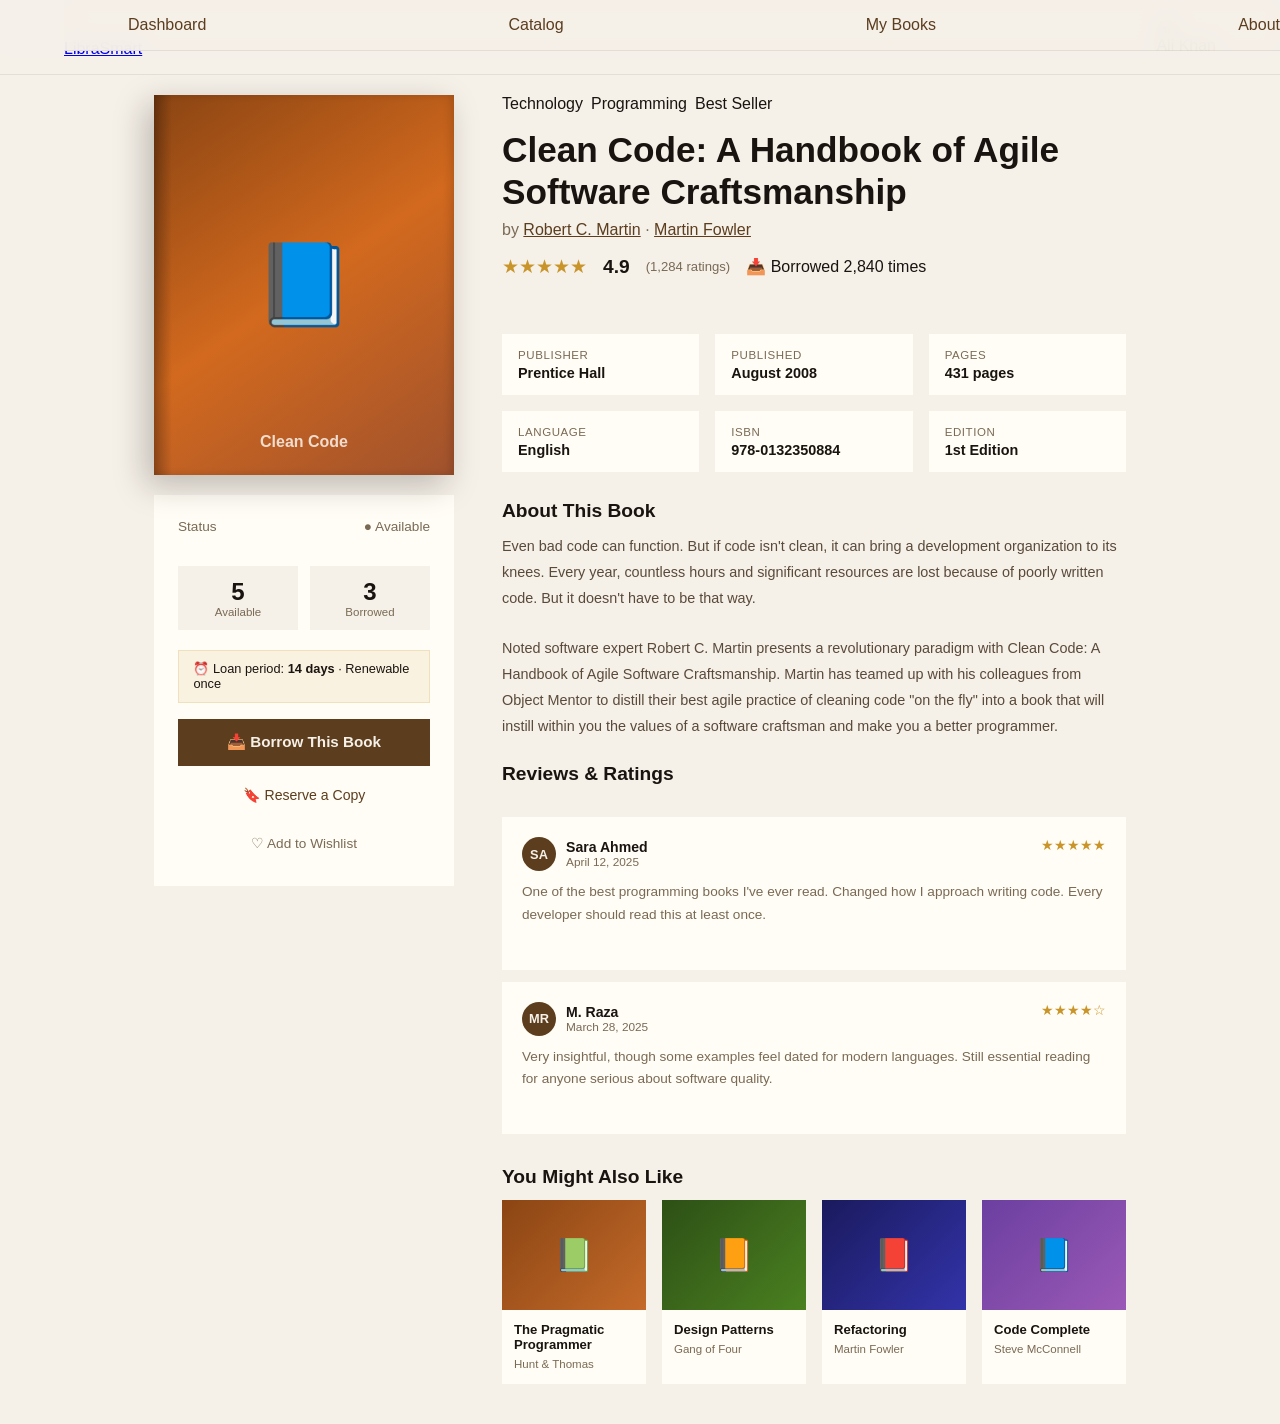
<file: Frontend/book-detail.html>
<!DOCTYPE html>
<html lang="en">
<head>
  <meta charset="UTF-8"/>
  <meta name="viewport" content="width=device-width, initial-scale=1.0"/>
  <title>Book Detail — LibraSmart</title>
  <link rel="stylesheet" href="global.css"/>
  <style>
    .page-wrapper { padding-top: var(--nav-h); min-height: 100vh; background: var(--cream); }
    .breadcrumb { padding: 1.25rem 5%; display: flex; align-items: center; gap: 8px; font-size: 0.83rem; color: var(--text-muted); border-bottom: 1px solid var(--border); background: var(--card-bg); }
    .breadcrumb a { color: var(--brown); text-decoration: none; }
    .breadcrumb a:hover { text-decoration: underline; }
    .breadcrumb span { color: var(--border-dark); }

    .detail-container { max-width: 1100px; margin: 0 auto; padding: 2.5rem 5%; }
    .detail-grid { display: grid; grid-template-columns: 300px 1fr; gap: 3rem; align-items: start; }

    /* BOOK CARD */
    .book-visual { position: sticky; top: calc(var(--nav-h) + 1.5rem); }
    .book-3d {
      width: 100%; height: 380px; border-radius: var(--radius-xl);
      background: linear-gradient(145deg, #8B4513 0%, #D2691E 50%, #A0522D 100%);
      display: flex; align-items: center; justify-content: center;
      font-size: 5rem; margin-bottom: 1.25rem;
      box-shadow: -8px 10px 30px rgba(26,20,16,0.25), inset -3px 0 8px rgba(0,0,0,0.15);
      position: relative; overflow: hidden;
    }
    .book-3d::before { content:''; position:absolute; left:0; top:0; bottom:0; width:18px; background:linear-gradient(to right,rgba(0,0,0,0.3),transparent); border-radius:var(--radius-xl) 0 0 var(--radius-xl); }
    .book-3d::after  { content:'Clean Code'; position:absolute; bottom:1.5rem; left:0; right:0; text-align:center; font-family:var(--font-serif); font-size:1rem; color:rgba(254,252,248,0.8); font-weight:600; }
    .action-panel { background: var(--card-bg); border: 1px solid var(--border); border-radius: var(--radius-lg); padding: 1.5rem; }
    .avail-row { display:flex; justify-content:space-between; align-items:center; margin-bottom:1rem; padding-bottom:1rem; border-bottom:1px solid var(--border); }
    .avail-row span { font-size:0.85rem; color:var(--text-muted); }
    .copies-info { display:grid; grid-template-columns:1fr 1fr; gap:0.75rem; margin-bottom:1.25rem; }
    .copy-box { background:rgba(92,61,30,0.06); border-radius:var(--radius-sm); padding:0.75rem; text-align:center; }
    .copy-box .num { font-family:var(--font-serif); font-size:1.5rem; font-weight:700; color:var(--dark); }
    .copy-box .lbl { font-size:0.72rem; color:var(--text-muted); }
    .due-notice { background:rgba(201,149,42,0.1); border:1px solid rgba(201,149,42,0.2); border-radius:var(--radius-sm); padding:0.65rem 0.9rem; font-size:0.8rem; color:var(--rust); margin-bottom:1rem; }
    .btn-borrow { width:100%; padding:0.9rem; background:var(--brown); color:var(--cream); border:none; border-radius:var(--radius-md); font-size:0.95rem; font-weight:600; cursor:pointer; transition:all 0.25s; margin-bottom:0.6rem; }
    .btn-borrow:hover { background:var(--dark); transform:translateY(-1px); box-shadow:var(--shadow-md); }
    .btn-reserve { width:100%; padding:0.75rem; background:transparent; color:var(--brown); border:1.5px solid var(--border-dark); border-radius:var(--radius-md); font-size:0.88rem; font-weight:500; cursor:pointer; transition:all 0.2s; margin-bottom:0.6rem; }
    .btn-reserve:hover { border-color:var(--brown); background:rgba(92,61,30,0.05); }
    .btn-wishlist { width:100%; padding:0.65rem; background:transparent; color:var(--text-muted); border:none; cursor:pointer; font-size:0.85rem; transition:color 0.2s; }
    .btn-wishlist:hover { color:var(--rust); }

    /* BOOK INFO */
    .book-info-col { }
    .book-tags { display:flex; gap:0.5rem; flex-wrap:wrap; margin-bottom:1rem; }
    .book-title-main { font-family:var(--font-serif); font-size:2.2rem; font-weight:700; color:var(--dark); margin-bottom:0.5rem; line-height:1.2; }
    .book-author-main { font-size:1rem; color:var(--text-muted); margin-bottom:1rem; }
    .book-author-main a { color:var(--brown); font-weight:500; }
    .rating-row { display:flex; align-items:center; gap:1rem; margin-bottom:1.75rem; padding-bottom:1.75rem; border-bottom:1px solid var(--border); }
    .stars-big { font-size:1.2rem; color:var(--gold); }
    .rating-num { font-family:var(--font-serif); font-size:1.2rem; font-weight:700; }
    .rating-count { font-size:0.82rem; color:var(--text-muted); }

    .meta-grid { display:grid; grid-template-columns:repeat(3,1fr); gap:1rem; margin-bottom:1.75rem; }
    .meta-item { background:var(--card-bg); border:1px solid var(--border); border-radius:var(--radius-md); padding:0.9rem 1rem; }
    .meta-item .m-label { font-size:0.72rem; text-transform:uppercase; letter-spacing:0.05em; color:var(--text-muted); margin-bottom:4px; }
    .meta-item .m-value { font-size:0.9rem; font-weight:600; color:var(--dark); }

    .desc-section h3 { font-family:var(--font-serif); font-size:1.2rem; margin-bottom:0.75rem; }
    .desc-section p { font-size:0.9rem; color:#5A4A3A; line-height:1.8; margin-bottom:1.5rem; }

    /* REVIEWS */
    .reviews-section { margin-top:2rem; }
    .review-card { background:var(--card-bg); border:1px solid var(--border); border-radius:var(--radius-md); padding:1.25rem; margin-bottom:0.75rem; }
    .review-header { display:flex; justify-content:space-between; align-items:flex-start; margin-bottom:0.6rem; }
    .reviewer { display:flex; align-items:center; gap:10px; }
    .rev-avatar { width:34px; height:34px; border-radius:50%; background:var(--brown); color:var(--cream); display:flex; align-items:center; justify-content:center; font-size:0.8rem; font-weight:600; }
    .rev-name { font-size:0.88rem; font-weight:600; }
    .rev-date { font-size:0.74rem; color:var(--text-muted); }
    .rev-stars { font-size:0.85rem; color:var(--gold); }
    .review-card p { font-size:0.85rem; color:var(--text-muted); line-height:1.65; }

    /* RELATED */
    .related-section { margin-top:2rem; }
    .related-grid { display:grid; grid-template-columns:repeat(4,1fr); gap:1rem; }
    .rel-card { background:var(--card-bg); border:1px solid var(--border); border-radius:var(--radius-md); overflow:hidden; cursor:pointer; transition:all 0.2s; }
    .rel-card:hover { transform:translateY(-3px); box-shadow:var(--shadow-md); }
    .rel-cover { height:110px; display:flex; align-items:center; justify-content:center; font-size:2rem; }
    .rc1{background:linear-gradient(135deg,#8B4513,#C46A2A);}
    .rc2{background:linear-gradient(135deg,#2D5016,#4A8020);}
    .rc3{background:linear-gradient(135deg,#1A1A5E,#3333AA);}
    .rc4{background:linear-gradient(135deg,#6B3FA0,#9B59B6);}
    .rel-info { padding:0.75rem; }
    .rel-info h5 { font-size:0.82rem; font-weight:600; margin-bottom:2px; }
    .rel-info small { font-size:0.72rem; color:var(--text-muted); }

    /* MODAL */
    .modal-overlay { position:fixed; inset:0; z-index:500; background:rgba(26,20,16,0.55); backdrop-filter:blur(4px); display:flex; align-items:center; justify-content:center; opacity:0; pointer-events:none; transition:opacity 0.25s; }
    .modal-overlay.open { opacity:1; pointer-events:all; }
    .modal { background:var(--white); border-radius:var(--radius-xl); padding:2.25rem; width:90%; max-width:440px; transform:scale(0.95); transition:transform 0.25s; }
    .modal-overlay.open .modal { transform:scale(1); }
    .modal-icon { font-size:3rem; text-align:center; margin-bottom:1rem; }
    .modal h3 { font-family:var(--font-serif); font-size:1.4rem; text-align:center; margin-bottom:0.5rem; }
    .modal p { text-align:center; color:var(--text-muted); font-size:0.88rem; margin-bottom:1.5rem; }
    .modal-meta { background:rgba(92,61,30,0.06); border-radius:var(--radius-md); padding:1rem; margin-bottom:1.5rem; }
    .modal-meta-row { display:flex; justify-content:space-between; font-size:0.85rem; margin-bottom:6px; }
    .modal-meta-row:last-child { margin-bottom:0; }
    .modal-meta-row span:first-child { color:var(--text-muted); }
    .modal-meta-row span:last-child { font-weight:600; }
    .modal-actions { display:flex; gap:0.75rem; }

    @media (max-width:800px) {
      .detail-grid { grid-template-columns:1fr; }
      .book-visual { position:static; }
      .related-grid { grid-template-columns:repeat(2,1fr); }
      .meta-grid { grid-template-columns:repeat(2,1fr); }
    }
  </style>
</head>
<body>

<nav class="navbar">
  <a href="index.html" class="nav-logo">
    <div class="nav-logo-icon"><svg width="20" height="20" viewBox="0 0 24 24" fill="#F0D080"><path d="M4 4h16v2H4zm0 4h10v2H4zm0 4h16v2H4zm0 4h10v2H4z"/></svg></div>
    LibraSmart
  </a>
  <nav class="nav-links">
    <a href="dashboard.html">Dashboard</a>
    <a href="catalog.html">Catalog</a>
    <a href="my-books.html">My Books</a>
    <a href="about.html">About</a>
  </nav>
  <div class="nav-actions"><div class="nav-user"><div class="nav-avatar">AK</div><span>Ali Khan</span></div></div>
</nav>

<div class="page-wrapper">
  <div class="breadcrumb">
    <a href="index.html">Home</a><span>›</span>
    <a href="catalog.html">Catalog</a><span>›</span>
    <a href="catalog.html">Technology</a><span>›</span>
    <span style="color:var(--dark);">Clean Code</span>
  </div>

  <div class="detail-container">
    <div class="detail-grid">
      <!-- LEFT: BOOK VISUAL + ACTION -->
      <div class="book-visual">
        <div class="book-3d">📘</div>
        <div class="action-panel">
          <div class="avail-row">
            <span>Status</span>
            <span class="badge badge-available">● Available</span>
          </div>
          <div class="copies-info">
            <div class="copy-box"><div class="num">5</div><div class="lbl">Available</div></div>
            <div class="copy-box"><div class="num">3</div><div class="lbl">Borrowed</div></div>
          </div>
          <div class="due-notice">⏰ Loan period: <strong>14 days</strong> · Renewable once</div>
          <button class="btn-borrow" onclick="openBorrowModal()">📥 Borrow This Book</button>
          <button class="btn-reserve">🔖 Reserve a Copy</button>
          <button class="btn-wishlist">♡ Add to Wishlist</button>
        </div>
      </div>

      <!-- RIGHT: BOOK INFO -->
      <div class="book-info-col">
        <div class="book-tags">
          <span class="badge badge-new">Technology</span>
          <span class="badge badge-new">Programming</span>
          <span class="badge badge-new">Best Seller</span>
        </div>
        <h1 class="book-title-main">Clean Code: A Handbook of Agile Software Craftsmanship</h1>
        <p class="book-author-main">by <a href="#">Robert C. Martin</a> · <a href="#">Martin Fowler</a></p>
        <div class="rating-row">
          <span class="stars-big">★★★★★</span>
          <span class="rating-num">4.9</span>
          <span class="rating-count">(1,284 ratings)</span>
          <span class="badge badge-available">📥 Borrowed 2,840 times</span>
        </div>

        <div class="meta-grid">
          <div class="meta-item"><div class="m-label">Publisher</div><div class="m-value">Prentice Hall</div></div>
          <div class="meta-item"><div class="m-label">Published</div><div class="m-value">August 2008</div></div>
          <div class="meta-item"><div class="m-label">Pages</div><div class="m-value">431 pages</div></div>
          <div class="meta-item"><div class="m-label">Language</div><div class="m-value">English</div></div>
          <div class="meta-item"><div class="m-label">ISBN</div><div class="m-value">978-0132350884</div></div>
          <div class="meta-item"><div class="m-label">Edition</div><div class="m-value">1st Edition</div></div>
        </div>

        <div class="desc-section">
          <h3>About This Book</h3>
          <p>Even bad code can function. But if code isn't clean, it can bring a development organization to its knees. Every year, countless hours and significant resources are lost because of poorly written code. But it doesn't have to be that way.</p>
          <p>Noted software expert Robert C. Martin presents a revolutionary paradigm with Clean Code: A Handbook of Agile Software Craftsmanship. Martin has teamed up with his colleagues from Object Mentor to distill their best agile practice of cleaning code "on the fly" into a book that will instill within you the values of a software craftsman and make you a better programmer.</p>

          <h3>Reviews & Ratings</h3>
          <div class="reviews-section">
            <div class="review-card">
              <div class="review-header">
                <div class="reviewer"><div class="rev-avatar">SA</div><div><div class="rev-name">Sara Ahmed</div><div class="rev-date">April 12, 2025</div></div></div>
                <div class="rev-stars">★★★★★</div>
              </div>
              <p>One of the best programming books I've ever read. Changed how I approach writing code. Every developer should read this at least once.</p>
            </div>
            <div class="review-card">
              <div class="review-header">
                <div class="reviewer"><div class="rev-avatar">MR</div><div><div class="rev-name">M. Raza</div><div class="rev-date">March 28, 2025</div></div></div>
                <div class="rev-stars">★★★★☆</div>
              </div>
              <p>Very insightful, though some examples feel dated for modern languages. Still essential reading for anyone serious about software quality.</p>
            </div>
          </div>

          <div class="related-section">
            <h3>You Might Also Like</h3>
            <div class="related-grid">
              <div class="rel-card" onclick="window.location.href='book-detail.html'"><div class="rel-cover rc1">📗</div><div class="rel-info"><h5>The Pragmatic Programmer</h5><small>Hunt & Thomas</small></div></div>
              <div class="rel-card" onclick="window.location.href='book-detail.html'"><div class="rel-cover rc2">📙</div><div class="rel-info"><h5>Design Patterns</h5><small>Gang of Four</small></div></div>
              <div class="rel-card" onclick="window.location.href='book-detail.html'"><div class="rel-cover rc3">📕</div><div class="rel-info"><h5>Refactoring</h5><small>Martin Fowler</small></div></div>
              <div class="rel-card" onclick="window.location.href='book-detail.html'"><div class="rel-cover rc4">📘</div><div class="rel-info"><h5>Code Complete</h5><small>Steve McConnell</small></div></div>
            </div>
          </div>
        </div>
      </div>
    </div>
  </div>
</div>

<!-- BORROW MODAL -->
<div class="modal-overlay" id="borrowModal">
  <div class="modal">
    <div class="modal-icon">📥</div>
    <h3>Confirm Borrow</h3>
    <p>You're about to borrow this book. Please confirm the details below.</p>
    <div class="modal-meta">
      <div class="modal-meta-row"><span>Book</span><span>Clean Code</span></div>
      <div class="modal-meta-row"><span>Author</span><span>Robert C. Martin</span></div>
      <div class="modal-meta-row"><span>Borrow Date</span><span id="borrowDate">—</span></div>
      <div class="modal-meta-row"><span>Due Date</span><span id="dueDate">—</span></div>
      <div class="modal-meta-row"><span>Loan Period</span><span>14 Days</span></div>
    </div>
    <div class="modal-actions">
      <button class="btn btn-ghost w-full" onclick="closeModal()">Cancel</button>
      <button class="btn btn-primary w-full" onclick="confirmBorrow()">✓ Confirm Borrow</button>
    </div>
  </div>
</div>

<script>
  function openBorrowModal(){
    const now = new Date();
    const due = new Date(); due.setDate(due.getDate()+14);
    const fmt = d => d.toLocaleDateString('en-US',{month:'short',day:'numeric',year:'numeric'});
    document.getElementById('borrowDate').textContent = fmt(now);
    document.getElementById('dueDate').textContent = fmt(due);
    document.getElementById('borrowModal').classList.add('open');
  }
  function closeModal(){ document.getElementById('borrowModal').classList.remove('open'); }
  function confirmBorrow(){
    closeModal();
    window.location.href='my-books.html';
  }
  document.getElementById('borrowModal').addEventListener('click', function(e){ if(e.target===this) closeModal(); });
</script>
</body>
</html>
</file>
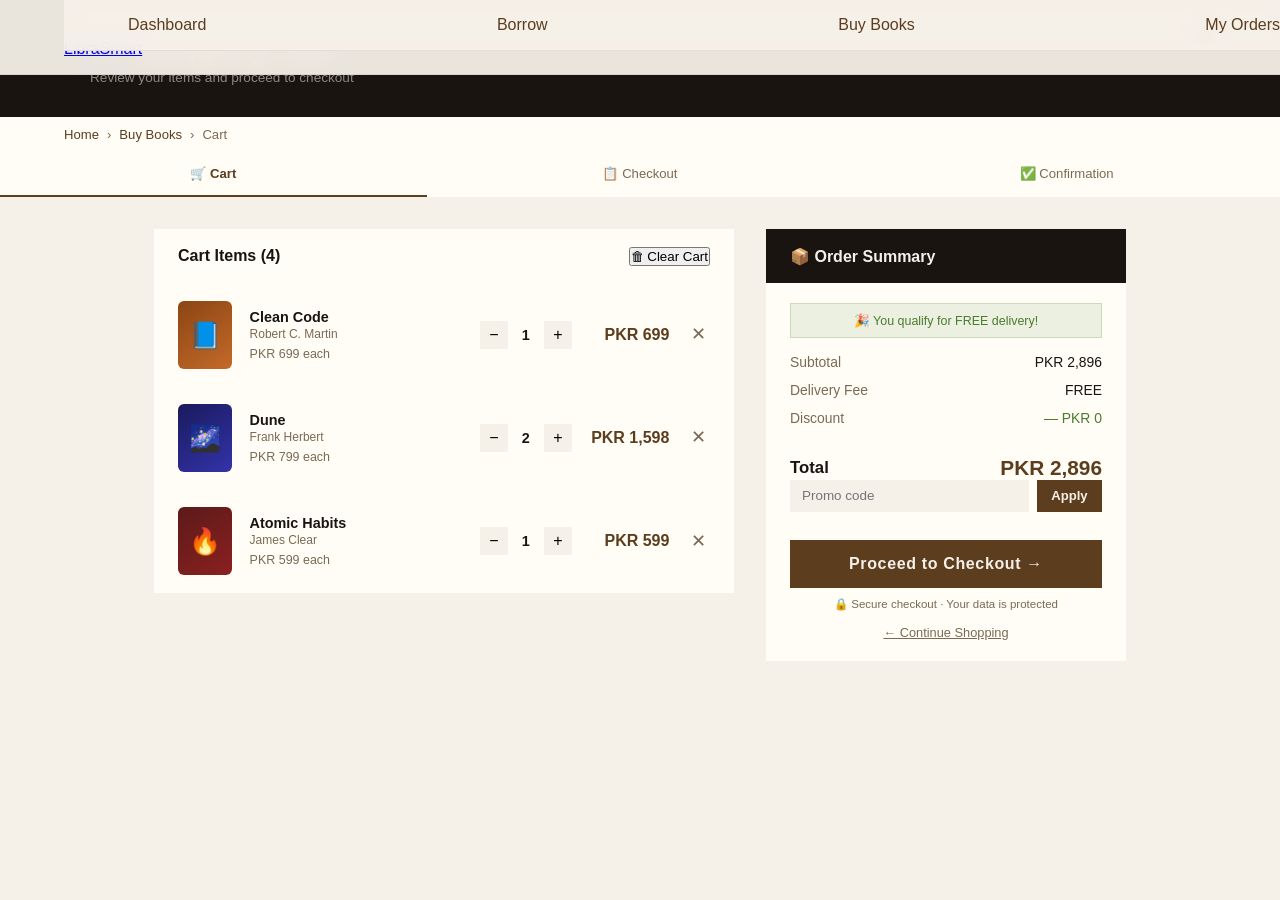
<file: Frontend/cart.html>
<!DOCTYPE html>
<html lang="en">
<head>
  <meta charset="UTF-8"/>
  <meta name="viewport" content="width=device-width, initial-scale=1.0"/>
  <title>Shopping Cart — Al-Noor Central Library</title>
  <link rel="stylesheet" href="global.css"/>
  <style>
    .page-wrapper { padding-top:var(--nav-h); background:var(--cream); min-height:100vh; }
    .page-head { background:var(--dark); padding:2rem 5%; }
    .page-head-inner { max-width:1100px; margin:0 auto; }
    .page-head h1 { font-family:var(--font-serif); color:var(--cream); font-size:1.8rem; margin-bottom:0.25rem; }
    .page-head p  { color:rgba(254,252,248,0.5); font-size:0.85rem; }

    /* breadcrumb */
    .breadcrumb-bar { background:var(--card-bg); border-bottom:1px solid var(--border);
      padding:0.65rem 5%; display:flex; align-items:center; gap:8px; font-size:0.82rem; color:var(--text-muted); }
    .breadcrumb-bar a { color:var(--brown); text-decoration:none; }
    .breadcrumb-bar a:hover { text-decoration:underline; }

    /* Steps bar */
    .checkout-steps { display:flex; background:var(--card-bg); border-bottom:1px solid var(--border); }
    .cs-step { flex:1; padding:0.85rem 1rem; text-align:center; font-size:0.82rem;
      font-weight:500; color:var(--text-muted); border-bottom:2px solid transparent;
      display:flex; align-items:center; justify-content:center; gap:8px; }
    .cs-step.active { color:var(--brown); border-bottom-color:var(--brown); font-weight:600; }
    .cs-step.done   { color:var(--green-light,#4A7C2F); }

    /* Main grid */
    .cart-body { max-width:1100px; margin:0 auto; padding:2rem 5%; display:grid; grid-template-columns:1fr 360px; gap:2rem; align-items:start; }

    /* Cart items */
    .cart-panel { background:var(--card-bg); border:1px solid var(--border); border-radius:var(--radius-lg); overflow:hidden; }
    .cp-head { display:flex; justify-content:space-between; align-items:center;
      padding:1.1rem 1.5rem; border-bottom:1px solid var(--border); }
    .cp-head h3 { font-family:var(--font-serif); font-size:1rem; font-weight:600; }
    .cart-item { display:flex; align-items:center; gap:1.1rem; padding:1.1rem 1.5rem;
      border-bottom:1px solid var(--border); transition:background 0.15s; }
    .cart-item:last-child { border-bottom:none; }
    .cart-item:hover { background:rgba(92,61,30,0.025); }
    .ci-thumb { width:54px; height:68px; border-radius:6px; display:flex; align-items:center;
      justify-content:center; font-size:1.6rem; flex-shrink:0; }
    .th1{background:linear-gradient(145deg,#8B4513,#C46A2A);}
    .th2{background:linear-gradient(145deg,#2D5016,#4A8020);}
    .th3{background:linear-gradient(145deg,#1A1A5E,#3333AA);}
    .th4{background:linear-gradient(145deg,#5C1A1A,#8B2020);}
    .th5{background:linear-gradient(145deg,#6B3FA0,#9B59B6);}
    .ci-meta { flex:1; min-width:0; }
    .ci-meta h4 { font-size:0.9rem; font-weight:600; margin-bottom:2px; }
    .ci-meta .ci-author { font-size:0.75rem; color:var(--text-muted); margin-bottom:6px; }
    .ci-meta .ci-price-unit { font-size:0.78rem; color:var(--text-muted); }
    .ci-qty { display:flex; align-items:center; gap:6px; flex-shrink:0; }
    .qty-btn { width:28px; height:28px; border:1.5px solid var(--border); border-radius:var(--radius-sm);
      background:var(--cream); cursor:pointer; font-size:1rem; transition:all 0.2s; }
    .qty-btn:hover { border-color:var(--brown); }
    .qty-val { font-weight:600; min-width:24px; text-align:center; font-size:0.9rem; }
    .ci-total { font-family:var(--font-serif); font-size:1rem; font-weight:700; color:var(--brown);
      min-width:80px; text-align:right; flex-shrink:0; }
    .ci-remove { background:none; border:none; color:var(--text-muted); cursor:pointer; font-size:1.1rem;
      padding:4px; border-radius:4px; transition:color 0.2s; flex-shrink:0; }
    .ci-remove:hover { color:#C0392B; }
    .cart-empty { text-align:center; padding:3rem 1rem; }
    .cart-empty .empty-icon { font-size:3rem; margin-bottom:0.75rem; }
    .cart-empty p { color:var(--text-muted); font-size:0.9rem; margin-bottom:1.25rem; }

    /* ORDER SUMMARY */
    .summary-panel { background:var(--card-bg); border:1px solid var(--border);
      border-radius:var(--radius-lg); overflow:hidden; position:sticky; top:calc(var(--nav-h)+1rem); }
    .sp-head { background:var(--dark); padding:1.1rem 1.5rem; }
    .sp-head h3 { font-family:var(--font-serif); color:var(--cream); font-size:1rem; }
    .sp-body { padding:1.25rem 1.5rem; }
    .summary-row { display:flex; justify-content:space-between; align-items:center;
      margin-bottom:0.75rem; font-size:0.87rem; }
    .summary-row span:first-child { color:var(--text-muted); }
    .summary-row span:last-child  { font-weight:500; }
    .summary-divider { height:1px; background:var(--border); margin:0.9rem 0; }
    .summary-total { display:flex; justify-content:space-between; align-items:center;
      font-size:1.05rem; font-weight:700; }
    .summary-total .t-label { color:var(--dark); }
    .summary-total .t-amount { font-family:var(--font-serif); font-size:1.3rem; color:var(--brown); }
    .free-delivery-bar { background:rgba(74,124,47,0.1); border:1px solid rgba(74,124,47,0.2);
      border-radius:var(--radius-sm); padding:0.55rem 0.85rem; font-size:0.78rem;
      color:var(--green-light,#4A7C2F); margin-bottom:1rem; text-align:center; }
    .promo-row { display:flex; gap:0.5rem; margin-bottom:1rem; }
    .promo-input { flex:1; padding:0.55rem 0.75rem; border:1.5px solid var(--border);
      border-radius:var(--radius-sm); font-size:0.84rem; background:var(--cream); outline:none; }
    .promo-input:focus { border-color:var(--brown); }
    .btn-promo { padding:0.55rem 0.9rem; background:var(--brown); color:var(--cream);
      border:none; border-radius:var(--radius-sm); font-size:0.82rem; font-weight:600; cursor:pointer; }
    .btn-checkout { width:100%; padding:0.92rem; background:var(--brown); color:var(--cream);
      border:none; border-radius:var(--radius-md); font-family:var(--font-serif); font-size:1rem;
      font-weight:700; letter-spacing:0.04em; cursor:pointer; transition:all 0.25s; margin-top:0.75rem; }
    .btn-checkout:hover { background:var(--dark); transform:translateY(-1px); box-shadow:var(--shadow-md); }
    .security-note { display:flex; align-items:center; gap:6px; font-size:0.72rem;
      color:var(--text-muted); justify-content:center; margin-top:0.6rem; }

    /* CHECKOUT FORM PANEL */
    .checkout-form-panel { background:var(--card-bg); border:1px solid var(--border);
      border-radius:var(--radius-lg); overflow:hidden; display:none; }
    .cf-section { padding:1.5rem; border-bottom:1px solid var(--border); }
    .cf-section:last-child { border-bottom:none; }
    .cf-section h4 { font-family:var(--font-serif); font-size:1rem; margin-bottom:1.1rem;
      display:flex; align-items:center; gap:8px; }
    .cf-grid2 { display:grid; grid-template-columns:1fr 1fr; gap:0.85rem; }
    .cf-field { margin-bottom:0.75rem; }
    .cf-label { display:block; font-size:0.78rem; font-weight:500; color:var(--brown); margin-bottom:4px; }
    .cf-input { width:100%; padding:0.65rem 0.9rem; border:1.5px solid var(--border);
      border-radius:var(--radius-sm); background:var(--cream); font-size:0.87rem;
      color:var(--dark); outline:none; transition:border-color 0.2s; font-family:var(--font-sans); }
    .cf-input:focus { border-color:var(--brown); box-shadow:0 0 0 3px rgba(92,61,30,0.08); }
    .cf-input.full { width:100%; }

    /* Payment methods */
    .payment-grid { display:grid; grid-template-columns:1fr 1fr; gap:0.6rem; }
    .pay-opt { border:1.5px solid var(--border); border-radius:var(--radius-md);
      padding:0.75rem 1rem; cursor:pointer; transition:all 0.2s; display:flex; align-items:center; gap:10px; }
    .pay-opt:hover  { border-color:var(--brown); }
    .pay-opt.selected { border-color:var(--brown); background:rgba(92,61,30,0.06); }
    .pay-opt input { accent-color:var(--brown); }
    .pay-opt .pay-icon { font-size:1.2rem; }
    .pay-opt .pay-name { font-size:0.84rem; font-weight:500; color:var(--dark); }
    .pay-opt .pay-desc { font-size:0.7rem; color:var(--text-muted); }

    .btn-place-order { width:100%; padding:0.92rem; background:linear-gradient(135deg,#8B1A1A,#A52020);
      color:white; border:none; border-radius:var(--radius-md); font-family:var(--font-serif);
      font-size:1rem; font-weight:700; letter-spacing:0.04em; cursor:pointer;
      transition:all 0.25s; box-shadow:0 4px 16px rgba(139,26,26,0.3); }
    .btn-place-order:hover { transform:translateY(-1px); box-shadow:0 6px 22px rgba(139,26,26,0.4); }

    @media(max-width:900px){
      .cart-body { grid-template-columns:1fr; }
      .summary-panel { position:static; }
      .cf-grid2 { grid-template-columns:1fr; }
      .payment-grid { grid-template-columns:1fr; }
    }
  </style>
</head>
<body>

<nav class="navbar">
  <a href="index.html" class="nav-logo">
    <div class="nav-logo-icon"><svg width="20" height="20" viewBox="0 0 24 24" fill="#F0D080"><path d="M4 4h16v2H4zm0 4h10v2H4zm0 4h16v2H4zm0 4h10v2H4z"/></svg></div>
    LibraSmart
  </a>
  <nav class="nav-links">
    <a href="dashboard.html">Dashboard</a>
    <a href="catalog.html">Borrow</a>
    <a href="shop.html">Buy Books</a>
    <a href="my-orders.html">My Orders</a>
  </nav>
  <div class="nav-actions"><div class="nav-user"><div class="nav-avatar">AK</div></div></div>
</nav>

<div class="page-wrapper">
  <div class="page-head">
    <div class="page-head-inner">
      <h1>🛒 Shopping Cart</h1>
      <p>Review your items and proceed to checkout</p>
    </div>
  </div>

  <div class="breadcrumb-bar">
    <a href="index.html">Home</a> › <a href="shop.html">Buy Books</a> › <span>Cart</span>
  </div>

  <div class="checkout-steps">
    <div class="cs-step active" id="csCart">🛒 Cart</div>
    <div class="cs-step" id="csCheckout">📋 Checkout</div>
    <div class="cs-step" id="csConfirm">✅ Confirmation</div>
  </div>

  <div class="cart-body">

    <!-- CART ITEMS (Step 1) -->
    <div id="cartStep">
      <div class="cart-panel" id="cartPanel">
        <div class="cp-head">
          <h3>Cart Items (<span id="itemCount">3</span>)</h3>
          <button class="btn btn-ghost btn-sm" onclick="clearCart()">🗑 Clear Cart</button>
        </div>
        <div id="cartItemsBody"></div>
      </div>
    </div>

    <!-- CHECKOUT FORM (Step 2) -->
    <div id="checkoutStep" style="display:none;">
      <div class="checkout-form-panel" style="display:block;">

        <!-- Delivery Info -->
        <div class="cf-section">
          <h4>📍 Delivery Information</h4>
          <div class="cf-grid2">
            <div class="cf-field"><label class="cf-label">Full Name *</label><input class="cf-input" id="dName" placeholder="Ali Khan" required/></div>
            <div class="cf-field"><label class="cf-label">Phone *</label><input class="cf-input" id="dPhone" placeholder="+92 300 0000000" required/></div>
          </div>
          <div class="cf-field"><label class="cf-label">Email Address *</label><input class="cf-input full" id="dEmail" type="email" placeholder="ali@example.com" required/></div>
          <div class="cf-field"><label class="cf-label">Delivery Address *</label><input class="cf-input full" id="dAddress" placeholder="House No., Street, Area" required/></div>
          <div class="cf-grid2">
            <div class="cf-field"><label class="cf-label">City *</label><input class="cf-input" id="dCity" placeholder="Rawalpindi" required/></div>
            <div class="cf-field"><label class="cf-label">Postal Code</label><input class="cf-input" id="dZip" placeholder="46000"/></div>
          </div>
          <div class="cf-field"><label class="cf-label">Order Notes (optional)</label><input class="cf-input full" id="dNotes" placeholder="Special instructions…"/></div>
        </div>

        <!-- Payment Method -->
        <div class="cf-section">
          <h4>💳 Payment Method</h4>
          <div class="payment-grid" id="paymentGrid">
            <label class="pay-opt selected" onclick="selectPayment(this,'cash_on_delivery')">
              <input type="radio" name="payment" value="cash_on_delivery" checked/>
              <span class="pay-icon">💵</span>
              <div><div class="pay-name">Cash on Delivery</div><div class="pay-desc">Pay when you receive</div></div>
            </label>
            <label class="pay-opt" onclick="selectPayment(this,'jazzcash')">
              <input type="radio" name="payment" value="jazzcash"/>
              <span class="pay-icon">📱</span>
              <div><div class="pay-name">JazzCash</div><div class="pay-desc">Mobile wallet</div></div>
            </label>
            <label class="pay-opt" onclick="selectPayment(this,'easypaisa')">
              <input type="radio" name="payment" value="easypaisa"/>
              <span class="pay-icon">🟢</span>
              <div><div class="pay-name">EasyPaisa</div><div class="pay-desc">Mobile wallet</div></div>
            </label>
            <label class="pay-opt" onclick="selectPayment(this,'bank_transfer')">
              <input type="radio" name="payment" value="bank_transfer"/>
              <span class="pay-icon">🏦</span>
              <div><div class="pay-name">Bank Transfer</div><div class="pay-desc">Direct to our account</div></div>
            </label>
          </div>
        </div>

        <div class="cf-section">
          <button class="btn-place-order" id="placeOrderBtn" onclick="placeOrder()">✦ Place Order</button>
          <button class="btn btn-ghost btn-full" style="margin-top:0.6rem;" onclick="goToStep(1)">← Back to Cart</button>
        </div>

      </div>
    </div>

    <!-- ORDER SUMMARY sidebar -->
    <div class="summary-panel" id="summaryPanel">
      <div class="sp-head"><h3>📦 Order Summary</h3></div>
      <div class="sp-body">
        <div id="freeDeliveryBar" class="free-delivery-bar" style="display:none;">🎉 You qualify for FREE delivery!</div>
        <div class="summary-row"><span>Subtotal</span><span id="sumSubtotal">PKR 0</span></div>
        <div class="summary-row"><span>Delivery Fee</span><span id="sumDelivery">PKR 150</span></div>
        <div class="summary-row"><span>Discount</span><span id="sumDiscount" style="color:var(--green-light,#4A7C2F);">— PKR 0</span></div>
        <div class="summary-divider"></div>
        <div class="summary-total">
          <span class="t-label">Total</span>
          <span class="t-amount" id="sumTotal">PKR 0</span>
        </div>
        <div class="promo-row" id="promoRow">
          <input type="text" class="promo-input" placeholder="Promo code" id="promoCode"/>
          <button class="btn-promo" onclick="applyPromo()">Apply</button>
        </div>
        <button class="btn-checkout" id="mainCheckoutBtn" onclick="goToStep(2)">Proceed to Checkout →</button>
        <div class="security-note">🔒 Secure checkout · Your data is protected</div>
        <div style="text-align:center;margin-top:0.75rem;"><a href="shop.html" style="font-size:0.8rem;color:var(--text-muted);">← Continue Shopping</a></div>
      </div>
    </div>

  </div>
</div>

<script>
// Demo cart state
let cartItems = [
  {cart_id:1,book_id:1,title:"Clean Code",author:"Robert C. Martin",quantity:1,unit_price:699,was:850,emoji:"📘",color:"th1",stock:25},
  {cart_id:2,book_id:3,title:"Dune",author:"Frank Herbert",quantity:2,unit_price:799,was:920,emoji:"🌌",color:"th3",stock:18},
  {cart_id:3,book_id:4,title:"Atomic Habits",author:"James Clear",quantity:1,unit_price:599,was:680,emoji:"🔥",color:"th4",stock:40},
];

let selectedPayment = 'cash_on_delivery';
let currentStep = 1;

function renderCart() {
  const body = document.getElementById('cartItemsBody');
  if (!cartItems.length) {
    body.innerHTML = `<div class="cart-empty"><div class="empty-icon">🛒</div><p>Your cart is empty.</p><a href="shop.html" class="btn btn-primary">Browse Books</a></div>`;
    document.getElementById('mainCheckoutBtn').disabled = true;
    updateSummary();
    return;
  }
  body.innerHTML = cartItems.map(item => `
    <div class="cart-item" id="ci-${item.cart_id}">
      <div class="ci-thumb ${item.color}">${item.emoji}</div>
      <div class="ci-meta">
        <h4>${item.title}</h4>
        <div class="ci-author">${item.author}</div>
        <div class="ci-price-unit">PKR ${item.unit_price.toLocaleString()} each</div>
      </div>
      <div class="ci-qty">
        <button class="qty-btn" onclick="updateQty(${item.cart_id},-1)">−</button>
        <div class="qty-val">${item.quantity}</div>
        <button class="qty-btn" onclick="updateQty(${item.cart_id},1)">+</button>
      </div>
      <div class="ci-total">PKR ${(item.unit_price*item.quantity).toLocaleString()}</div>
      <button class="ci-remove" onclick="removeItem(${item.cart_id})" title="Remove">✕</button>
    </div>`).join('');

  document.getElementById('itemCount').textContent = cartItems.reduce((s,i)=>s+i.quantity,0);
  updateSummary();
}

function updateQty(id, delta) {
  const item = cartItems.find(i=>i.cart_id===id);
  if (!item) return;
  item.quantity = Math.max(1, Math.min(item.quantity+delta, item.stock));
  renderCart();
  /* Production: fetch('backend/cart.php',{method:'POST',body:new URLSearchParams({action:'update',cart_id:id,quantity:item.quantity})}) */
}

function removeItem(id) {
  cartItems = cartItems.filter(i=>i.cart_id!==id);
  renderCart();
  /* Production: fetch('backend/cart.php',{method:'POST',body:new URLSearchParams({action:'remove',cart_id:id})}) */
}

function clearCart() {
  if (!confirm('Remove all items from cart?')) return;
  cartItems = []; renderCart();
}

function updateSummary() {
  const subtotal = cartItems.reduce((s,i)=>s+i.unit_price*i.quantity,0);
  const delivery = subtotal >= 2000 ? 0 : 150;
  const total    = subtotal + delivery;
  document.getElementById('sumSubtotal').textContent = `PKR ${subtotal.toLocaleString()}`;
  document.getElementById('sumDelivery').textContent = delivery === 0 ? 'FREE' : `PKR ${delivery}`;
  document.getElementById('sumTotal').textContent    = `PKR ${total.toLocaleString()}`;
  document.getElementById('freeDeliveryBar').style.display = delivery === 0 ? 'block' : 'none';
}

function goToStep(n) {
  currentStep = n;
  document.getElementById('cartStep').style.display     = n===1?'block':'none';
  document.getElementById('checkoutStep').style.display = n===2?'block':'none';
  document.getElementById('csCart').className     = 'cs-step'+(n===1?' active':n>1?' done':'');
  document.getElementById('csCheckout').className = 'cs-step'+(n===2?' active':n>2?' done':'');
  document.getElementById('csConfirm').className  = 'cs-step'+(n===3?' active':'');
  window.scrollTo({top:0,behavior:'smooth'});
}

function selectPayment(el, val) {
  document.querySelectorAll('.pay-opt').forEach(p=>p.classList.remove('selected'));
  el.classList.add('selected');
  selectedPayment = val;
}

function applyPromo() {
  const code = document.getElementById('promoCode').value.trim().toUpperCase();
  if (code === 'LIBRARY10') {
    alert('✅ Promo applied! 10% discount added.');
  } else {
    alert('❌ Invalid promo code.');
  }
}

async function placeOrder() {
  const name    = document.getElementById('dName').value.trim();
  const phone   = document.getElementById('dPhone').value.trim();
  const email   = document.getElementById('dEmail').value.trim();
  const address = document.getElementById('dAddress').value.trim();
  const city    = document.getElementById('dCity').value.trim();

  if (!name||!phone||!email||!address||!city) {
    alert('Please fill all required delivery fields.'); return;
  }

  const btn = document.getElementById('placeOrderBtn');
  btn.textContent = '⏳ Placing Order…'; btn.disabled = true;

  /* ── PRODUCTION CODE ──
  const formData = new FormData();
  formData.append('action','place_order');
  formData.append('delivery_name',    name);
  formData.append('delivery_phone',   phone);
  formData.append('delivery_email',   email);
  formData.append('delivery_address', address);
  formData.append('delivery_city',    city);
  formData.append('delivery_zip',     document.getElementById('dZip').value);
  formData.append('payment_method',   selectedPayment);
  formData.append('notes',            document.getElementById('dNotes').value);

  const res  = await fetch('backend/checkout.php', {method:'POST', body:formData});
  const data = await res.json();
  if (data.success) {
    window.location.href = 'order-confirmation.html?order=' + data.order_number;
  } else {
    alert(data.message);
    btn.textContent = '✦ Place Order'; btn.disabled = false;
  }
  */

  // Demo: simulate success
  setTimeout(() => {
    const orderNum = 'ORD-2025-' + String(Math.floor(Math.random()*90000)+10000);
    sessionStorage.setItem('lastOrder', JSON.stringify({
      order_number: orderNum,
      name, phone, city,
      payment: selectedPayment,
      items: cartItems,
      total: cartItems.reduce((s,i)=>s+i.unit_price*i.quantity,0) + 150,
    }));
    window.location.href = 'order-confirmation.html';
  }, 1500);
}

renderCart();
</script>
</body>
</html>
</file>
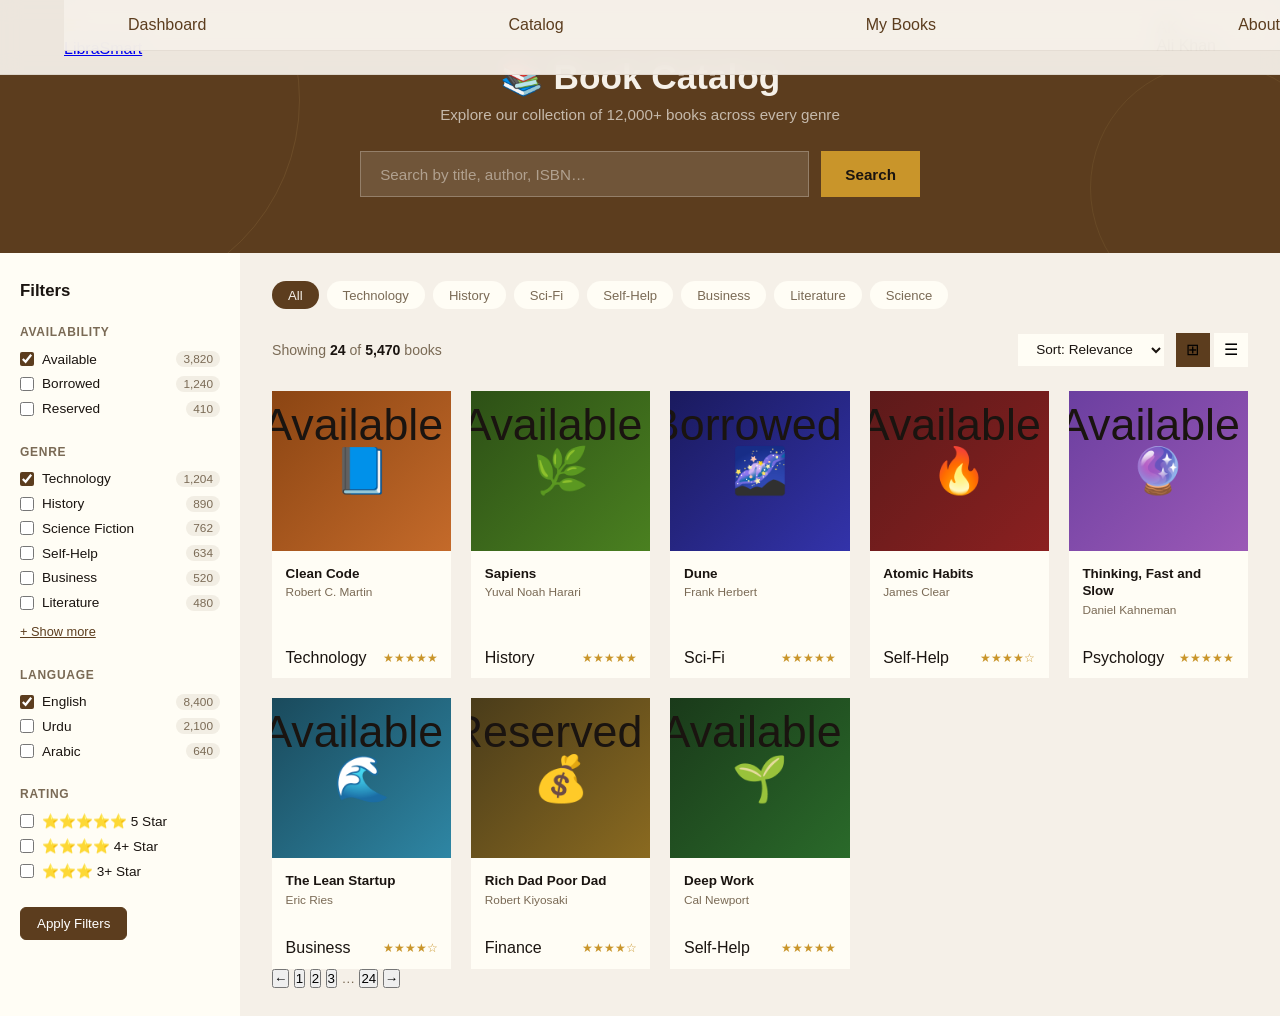
<file: Frontend/catalog.html>
<!DOCTYPE html>
<html lang="en">
<head>
  <meta charset="UTF-8"/>
  <meta name="viewport" content="width=device-width, initial-scale=1.0"/>
  <title>Book Catalog — LibraSmart</title>
  <link rel="stylesheet" href="global.css"/>
  <style>
    .page-wrapper { padding-top: var(--nav-h); background: var(--cream); min-height: 100vh; }
    .catalog-hero {
      background: var(--brown); color: var(--cream);
      padding: 3.5rem 5%; text-align: center; position: relative; overflow: hidden;
    }
    .catalog-hero::before { content:''; position:absolute; width:400px; height:400px; border-radius:50%; border:1px solid rgba(240,208,128,0.1); top:-100px; left:-100px; }
    .catalog-hero::after  { content:''; position:absolute; width:250px; height:250px; border-radius:50%; border:1px solid rgba(240,208,128,0.08); bottom:-60px; right:-60px; }
    .catalog-hero h1 { font-family:var(--font-serif); font-size:2.2rem; margin-bottom:0.5rem; position:relative; z-index:1; }
    .catalog-hero p  { color:rgba(254,252,248,0.65); font-size:0.95rem; position:relative; z-index:1; margin-bottom:1.75rem; }
    .hero-search { position:relative; z-index:1; max-width:560px; margin:0 auto; display:flex; gap:0.75rem; }
    .hero-search input {
      flex:1; padding:0.85rem 1.2rem;
      background:rgba(254,252,248,0.12); border:1.5px solid rgba(254,252,248,0.25);
      border-radius:var(--radius-md); color:var(--cream); font-size:0.95rem;
      outline:none; transition:all 0.2s;
    }
    .hero-search input::placeholder { color:rgba(254,252,248,0.45); }
    .hero-search input:focus { background:rgba(254,252,248,0.18); border-color:var(--gold-light); }
    .hero-search button { padding:0.85rem 1.5rem; background:var(--gold); color:var(--dark); border:none; border-radius:var(--radius-md); font-weight:600; font-size:0.95rem; cursor:pointer; white-space:nowrap; transition:all 0.2s; }
    .hero-search button:hover { background:var(--gold-light); }

    /* LAYOUT */
    .catalog-body { display:flex; gap:0; }
    .filter-sidebar {
      width:240px; flex-shrink:0;
      background:var(--card-bg); border-right:1px solid var(--border);
      padding:1.75rem 1.25rem;
      min-height:calc(100vh - var(--nav-h) - 170px);
      position:sticky; top:var(--nav-h);
    }
    .filter-sidebar h3 { font-family:var(--font-serif); font-size:1.05rem; margin-bottom:1.5rem; }
    .filter-group { margin-bottom:1.75rem; }
    .filter-group-title { font-size:0.75rem; font-weight:600; text-transform:uppercase; letter-spacing:0.06em; color:var(--text-muted); margin-bottom:0.75rem; }
    .filter-check { display:flex; align-items:center; justify-content:space-between; margin-bottom:0.55rem; cursor:pointer; }
    .filter-check label { display:flex; align-items:center; gap:8px; font-size:0.85rem; color:var(--dark); cursor:pointer; }
    .filter-check input[type=checkbox] { accent-color:var(--brown); width:14px; height:14px; }
    .filter-count { font-size:0.74rem; color:var(--text-muted); background:rgba(92,61,30,0.08); padding:1px 7px; border-radius:20px; }
    .filter-clear { font-size:0.8rem; color:var(--brown); background:none; border:none; cursor:pointer; text-decoration:underline; margin-top:0.25rem; }

    /* BOOKS GRID */
    .books-main { flex:1; padding:1.75rem 2rem; }
    .books-toolbar { display:flex; justify-content:space-between; align-items:center; margin-bottom:1.5rem; flex-wrap:wrap; gap:0.75rem; }
    .result-count { font-size:0.88rem; color:var(--text-muted); }
    .result-count strong { color:var(--dark); }
    .toolbar-right { display:flex; align-items:center; gap:0.75rem; }
    .sort-select { padding:0.45rem 0.9rem; border:1.5px solid var(--border); border-radius:var(--radius-sm); background:var(--card-bg); font-size:0.85rem; color:var(--dark); outline:none; cursor:pointer; }
    .view-btns button { width:34px; height:34px; border:1.5px solid var(--border); border-radius:var(--radius-sm); background:var(--card-bg); cursor:pointer; font-size:1rem; transition:all 0.2s; }
    .view-btns button.active { background:var(--brown); border-color:var(--brown); }

    /* GENRE PILLS */
    .genre-pills { display:flex; gap:0.5rem; flex-wrap:wrap; margin-bottom:1.5rem; }
    .genre-pill { padding:0.4rem 1rem; border:1.5px solid var(--border); border-radius:20px; background:var(--card-bg); font-size:0.82rem; color:var(--text-muted); cursor:pointer; transition:all 0.2s; }
    .genre-pill:hover { border-color:var(--brown); color:var(--brown); }
    .genre-pill.active { background:var(--brown); color:var(--cream); border-color:var(--brown); }

    /* GRID VIEW */
    .books-grid { display:grid; grid-template-columns:repeat(auto-fill,minmax(175px,1fr)); gap:1.25rem; }
    .book-card {
      background:var(--card-bg); border:1px solid var(--border);
      border-radius:var(--radius-lg); overflow:hidden;
      transition:all 0.25s; cursor:pointer; display:flex; flex-direction:column;
    }
    .book-card:hover { transform:translateY(-4px); box-shadow:var(--shadow-lg); }
    .book-cover-area { height:160px; display:flex; align-items:center; justify-content:center; font-size:2.8rem; position:relative; }
    .c1{background:linear-gradient(135deg,#8B4513,#C46A2A);}
    .c2{background:linear-gradient(135deg,#2D5016,#4A8020);}
    .c3{background:linear-gradient(135deg,#1A1A5E,#3333AA);}
    .c4{background:linear-gradient(135deg,#5C1A1A,#8B2020);}
    .c5{background:linear-gradient(135deg,#6B3FA0,#9B59B6);}
    .c6{background:linear-gradient(135deg,#1A4A5C,#2E86A4);}
    .c7{background:linear-gradient(135deg,#4A3C1A,#8A6A20);}
    .c8{background:linear-gradient(135deg,#1A3A1A,#2A6A2A);}
    .corner-badge { position:absolute; top:8px; right:8px; }
    .book-body { padding:0.85rem; flex:1; display:flex; flex-direction:column; }
    .book-body h4 { font-size:0.84rem; font-weight:600; margin-bottom:3px; line-height:1.3; }
    .book-body .author { font-size:0.74rem; color:var(--text-muted); margin-bottom:8px; }
    .book-footer-area { padding:0.7rem 0.85rem; border-top:1px solid var(--border); display:flex; justify-content:space-between; align-items:center; }
    .star-rating { font-size:0.72rem; color:var(--gold); }

    /* LIST VIEW */
    .books-list { display:none; flex-direction:column; gap:0.75rem; }
    .list-book {
      background:var(--card-bg); border:1px solid var(--border);
      border-radius:var(--radius-md); padding:1rem 1.25rem;
      display:flex; align-items:center; gap:1.25rem;
      transition:all 0.2s; cursor:pointer;
    }
    .list-book:hover { border-color:var(--brown); box-shadow:var(--shadow-sm); }
    .list-spine { width:48px; height:62px; border-radius:6px; display:flex; align-items:center; justify-content:center; font-size:1.6rem; flex-shrink:0; }
    .list-meta { flex:1; min-width:0; }
    .list-meta h4 { font-size:0.92rem; font-weight:600; margin-bottom:3px; }
    .list-meta .sub { font-size:0.8rem; color:var(--text-muted); }
    .list-tags { display:flex; gap:0.4rem; margin-top:6px; }
    .list-right { display:flex; align-items:center; gap:1rem; flex-shrink:0; }

    .view-grid  .books-grid { display:grid; }
    .view-grid  .books-list { display:none; }
    .view-list  .books-grid { display:none; }
    .view-list  .books-list { display:flex; }

    @media (max-width:900px) {
      .catalog-body { flex-direction:column; }
      .filter-sidebar { width:100%; position:static; min-height:auto; }
      .books-main { padding:1.25rem; }
    }
  </style>
</head>
<body>

<nav class="navbar">
  <a href="index.html" class="nav-logo">
    <div class="nav-logo-icon"><svg width="20" height="20" viewBox="0 0 24 24" fill="#F0D080"><path d="M4 4h16v2H4zm0 4h10v2H4zm0 4h16v2H4zm0 4h10v2H4z"/></svg></div>
    LibraSmart
  </a>
  <nav class="nav-links">
    <a href="dashboard.html">Dashboard</a>
    <a href="catalog.html" class="active">Catalog</a>
    <a href="my-books.html">My Books</a>
    <a href="about.html">About</a>
  </nav>
  <div class="nav-actions">
    <div class="nav-user"><div class="nav-avatar">AK</div><span>Ali Khan</span></div>
  </div>
</nav>

<div class="page-wrapper">
  <!-- HERO -->
  <div class="catalog-hero">
    <h1>📚 Book Catalog</h1>
    <p>Explore our collection of 12,000+ books across every genre</p>
    <div class="hero-search">
      <input type="text" id="heroSearch" placeholder="Search by title, author, ISBN…" oninput="filterBooks()"/>
      <button onclick="filterBooks()">Search</button>
    </div>
  </div>

  <div class="catalog-body" id="catalogBody">
    <!-- FILTER SIDEBAR -->
    <aside class="filter-sidebar">
      <h3>Filters</h3>
      <div class="filter-group">
        <div class="filter-group-title">Availability</div>
        <div class="filter-check"><label><input type="checkbox" checked onchange="filterBooks()"> Available</label><span class="filter-count">3,820</span></div>
        <div class="filter-check"><label><input type="checkbox" onchange="filterBooks()"> Borrowed</label><span class="filter-count">1,240</span></div>
        <div class="filter-check"><label><input type="checkbox" onchange="filterBooks()"> Reserved</label><span class="filter-count">410</span></div>
      </div>
      <div class="filter-group">
        <div class="filter-group-title">Genre</div>
        <div class="filter-check"><label><input type="checkbox" checked onchange="filterBooks()"> Technology</label><span class="filter-count">1,204</span></div>
        <div class="filter-check"><label><input type="checkbox" onchange="filterBooks()"> History</label><span class="filter-count">890</span></div>
        <div class="filter-check"><label><input type="checkbox" onchange="filterBooks()"> Science Fiction</label><span class="filter-count">762</span></div>
        <div class="filter-check"><label><input type="checkbox" onchange="filterBooks()"> Self-Help</label><span class="filter-count">634</span></div>
        <div class="filter-check"><label><input type="checkbox" onchange="filterBooks()"> Business</label><span class="filter-count">520</span></div>
        <div class="filter-check"><label><input type="checkbox" onchange="filterBooks()"> Literature</label><span class="filter-count">480</span></div>
        <button class="filter-clear">+ Show more</button>
      </div>
      <div class="filter-group">
        <div class="filter-group-title">Language</div>
        <div class="filter-check"><label><input type="checkbox" checked> English</label><span class="filter-count">8,400</span></div>
        <div class="filter-check"><label><input type="checkbox"> Urdu</label><span class="filter-count">2,100</span></div>
        <div class="filter-check"><label><input type="checkbox"> Arabic</label><span class="filter-count">640</span></div>
      </div>
      <div class="filter-group">
        <div class="filter-group-title">Rating</div>
        <div class="filter-check"><label><input type="checkbox"> ⭐⭐⭐⭐⭐ 5 Star</label></div>
        <div class="filter-check"><label><input type="checkbox"> ⭐⭐⭐⭐ 4+ Star</label></div>
        <div class="filter-check"><label><input type="checkbox"> ⭐⭐⭐ 3+ Star</label></div>
      </div>
      <button class="btn btn-primary btn-full btn-sm">Apply Filters</button>
    </aside>

    <!-- BOOKS MAIN -->
    <div class="books-main view-grid" id="booksMain">
      <div class="genre-pills">
        <span class="genre-pill active" onclick="setPill(this)">All</span>
        <span class="genre-pill" onclick="setPill(this)">Technology</span>
        <span class="genre-pill" onclick="setPill(this)">History</span>
        <span class="genre-pill" onclick="setPill(this)">Sci-Fi</span>
        <span class="genre-pill" onclick="setPill(this)">Self-Help</span>
        <span class="genre-pill" onclick="setPill(this)">Business</span>
        <span class="genre-pill" onclick="setPill(this)">Literature</span>
        <span class="genre-pill" onclick="setPill(this)">Science</span>
      </div>

      <div class="books-toolbar">
        <div class="result-count">Showing <strong>24</strong> of <strong>5,470</strong> books</div>
        <div class="toolbar-right">
          <select class="sort-select"><option>Sort: Relevance</option><option>A–Z</option><option>Z–A</option><option>Newest</option><option>Most Popular</option><option>Rating</option></select>
          <div class="view-btns">
            <button class="active" title="Grid" onclick="setView('grid',this)">⊞</button>
            <button title="List" onclick="setView('list',this)">☰</button>
          </div>
        </div>
      </div>

      <!-- GRID -->
      <div class="books-grid" id="booksGrid">
        <!-- 8 book cards -->
        <div class="book-card fade-up" onclick="window.location.href='book-detail.html'">
          <div class="book-cover-area c1">📘<div class="corner-badge"><span class="badge badge-available">Available</span></div></div>
          <div class="book-body"><h4>Clean Code</h4><div class="author">Robert C. Martin</div></div>
          <div class="book-footer-area"><span class="badge badge-new">Technology</span><span class="star-rating">★★★★★</span></div>
        </div>
        <div class="book-card fade-up" onclick="window.location.href='book-detail.html'">
          <div class="book-cover-area c2">🌿<div class="corner-badge"><span class="badge badge-available">Available</span></div></div>
          <div class="book-body"><h4>Sapiens</h4><div class="author">Yuval Noah Harari</div></div>
          <div class="book-footer-area"><span class="badge badge-new">History</span><span class="star-rating">★★★★★</span></div>
        </div>
        <div class="book-card fade-up" onclick="window.location.href='book-detail.html'">
          <div class="book-cover-area c3">🌌<div class="corner-badge"><span class="badge badge-borrowed">Borrowed</span></div></div>
          <div class="book-body"><h4>Dune</h4><div class="author">Frank Herbert</div></div>
          <div class="book-footer-area"><span class="badge badge-new">Sci-Fi</span><span class="star-rating">★★★★★</span></div>
        </div>
        <div class="book-card fade-up" onclick="window.location.href='book-detail.html'">
          <div class="book-cover-area c4">🔥<div class="corner-badge"><span class="badge badge-available">Available</span></div></div>
          <div class="book-body"><h4>Atomic Habits</h4><div class="author">James Clear</div></div>
          <div class="book-footer-area"><span class="badge badge-new">Self-Help</span><span class="star-rating">★★★★☆</span></div>
        </div>
        <div class="book-card fade-up" onclick="window.location.href='book-detail.html'">
          <div class="book-cover-area c5">🔮<div class="corner-badge"><span class="badge badge-available">Available</span></div></div>
          <div class="book-body"><h4>Thinking, Fast and Slow</h4><div class="author">Daniel Kahneman</div></div>
          <div class="book-footer-area"><span class="badge badge-new">Psychology</span><span class="star-rating">★★★★★</span></div>
        </div>
        <div class="book-card fade-up" onclick="window.location.href='book-detail.html'">
          <div class="book-cover-area c6">🌊<div class="corner-badge"><span class="badge badge-available">Available</span></div></div>
          <div class="book-body"><h4>The Lean Startup</h4><div class="author">Eric Ries</div></div>
          <div class="book-footer-area"><span class="badge badge-new">Business</span><span class="star-rating">★★★★☆</span></div>
        </div>
        <div class="book-card fade-up" onclick="window.location.href='book-detail.html'">
          <div class="book-cover-area c7">💰<div class="corner-badge"><span class="badge badge-reserved">Reserved</span></div></div>
          <div class="book-body"><h4>Rich Dad Poor Dad</h4><div class="author">Robert Kiyosaki</div></div>
          <div class="book-footer-area"><span class="badge badge-new">Finance</span><span class="star-rating">★★★★☆</span></div>
        </div>
        <div class="book-card fade-up" onclick="window.location.href='book-detail.html'">
          <div class="book-cover-area c8">🌱<div class="corner-badge"><span class="badge badge-available">Available</span></div></div>
          <div class="book-body"><h4>Deep Work</h4><div class="author">Cal Newport</div></div>
          <div class="book-footer-area"><span class="badge badge-new">Self-Help</span><span class="star-rating">★★★★★</span></div>
        </div>
      </div>

      <!-- LIST VIEW -->
      <div class="books-list" id="booksList">
        <div class="list-book" onclick="window.location.href='book-detail.html'"><div class="list-spine c1">📘</div><div class="list-meta"><h4>Clean Code</h4><div class="sub">Robert C. Martin · 2008 · 431 pages</div><div class="list-tags"><span class="badge badge-available">Available</span><span class="badge badge-new">Technology</span></div></div><div class="list-right"><span class="star-rating" style="font-size:0.85rem;">★★★★★</span><a href="book-detail.html" class="btn btn-primary btn-sm">Borrow</a></div></div>
        <div class="list-book" onclick="window.location.href='book-detail.html'"><div class="list-spine c2">🌿</div><div class="list-meta"><h4>Sapiens</h4><div class="sub">Yuval Noah Harari · 2011 · 512 pages</div><div class="list-tags"><span class="badge badge-available">Available</span><span class="badge badge-new">History</span></div></div><div class="list-right"><span class="star-rating" style="font-size:0.85rem;">★★★★★</span><a href="book-detail.html" class="btn btn-primary btn-sm">Borrow</a></div></div>
        <div class="list-book" onclick="window.location.href='book-detail.html'"><div class="list-spine c3">🌌</div><div class="list-meta"><h4>Dune</h4><div class="sub">Frank Herbert · 1965 · 688 pages</div><div class="list-tags"><span class="badge badge-borrowed">Borrowed</span><span class="badge badge-new">Sci-Fi</span></div></div><div class="list-right"><span class="star-rating" style="font-size:0.85rem;">★★★★★</span><button class="btn btn-ghost btn-sm">Reserve</button></div></div>
        <div class="list-book" onclick="window.location.href='book-detail.html'"><div class="list-spine c4">🔥</div><div class="list-meta"><h4>Atomic Habits</h4><div class="sub">James Clear · 2018 · 320 pages</div><div class="list-tags"><span class="badge badge-available">Available</span><span class="badge badge-new">Self-Help</span></div></div><div class="list-right"><span class="star-rating" style="font-size:0.85rem;">★★★★☆</span><a href="book-detail.html" class="btn btn-primary btn-sm">Borrow</a></div></div>
      </div>

      <!-- PAGINATION -->
      <div class="pagination">
        <button class="page-btn">←</button>
        <button class="page-btn active">1</button>
        <button class="page-btn">2</button>
        <button class="page-btn">3</button>
        <span style="color:var(--text-muted);font-size:0.85rem;">…</span>
        <button class="page-btn">24</button>
        <button class="page-btn">→</button>
      </div>
    </div>
  </div>
</div>

<script>
  function setPill(el){ document.querySelectorAll('.genre-pill').forEach(p=>p.classList.remove('active')); el.classList.add('active'); }
  function setView(v, btn){
    document.getElementById('booksMain').className = 'books-main view-'+v;
    document.querySelectorAll('.view-btns button').forEach(b=>b.classList.remove('active'));
    btn.classList.add('active');
  }
  function filterBooks(){ /* PHP/SQL will handle backend filtering */ }
  // Fade-up animation
  const obs = new IntersectionObserver(entries => entries.forEach((e,i) => { if(e.isIntersecting) setTimeout(()=>e.target.classList.add('visible'), i*60); }), {threshold:0.1});
  document.querySelectorAll('.fade-up').forEach(el=>obs.observe(el));
</script>
</body>
</html>
</file>
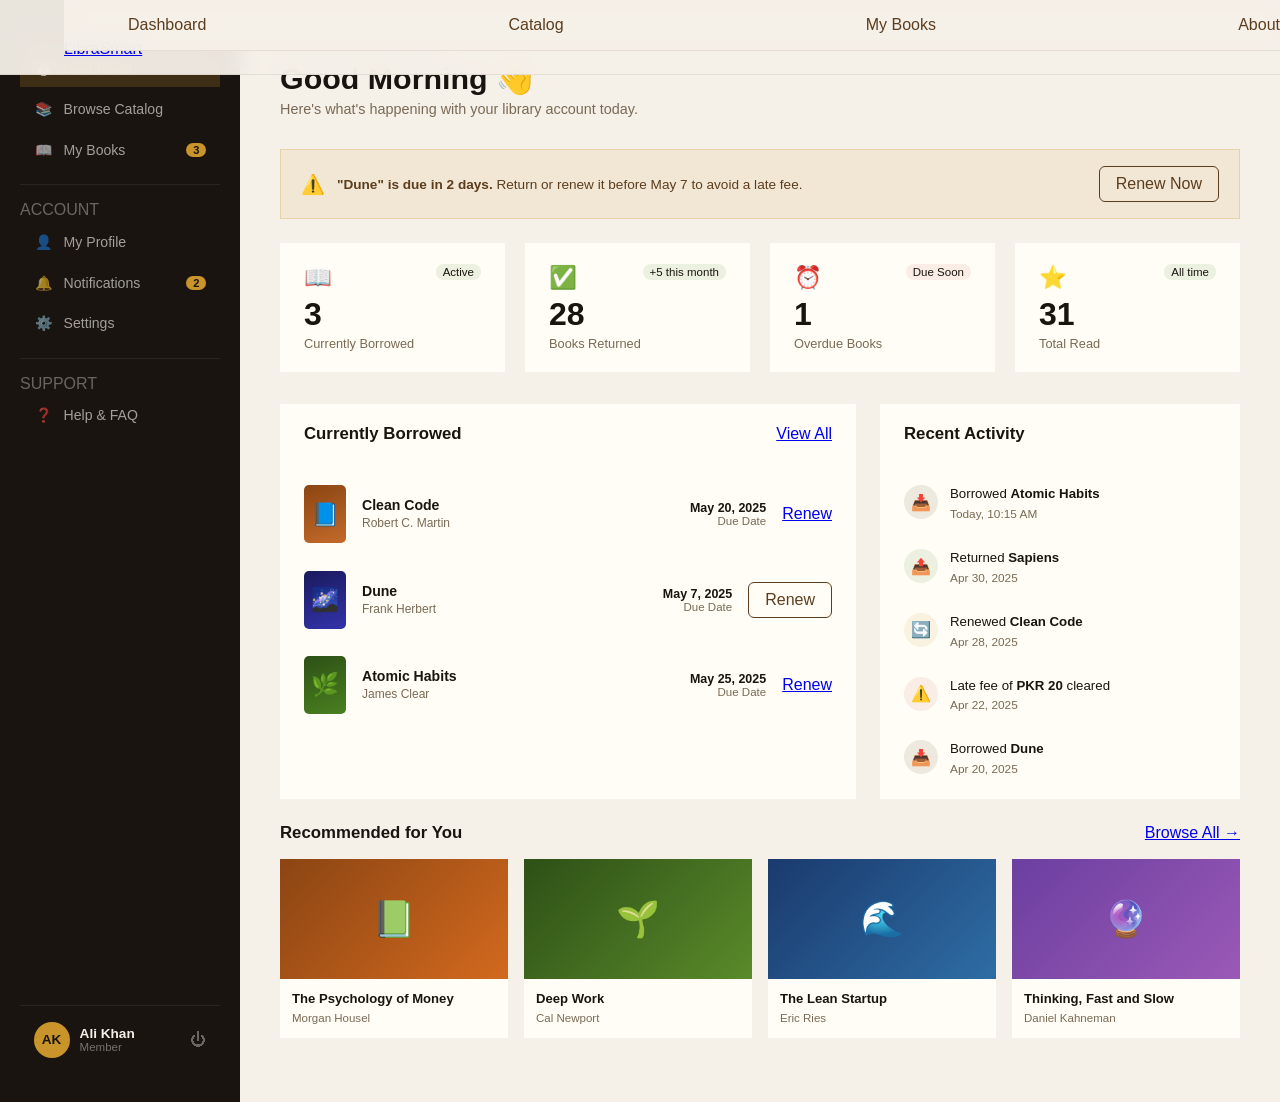
<file: Frontend/dashboard.html>
<!DOCTYPE html>
<html lang="en">
<head>
  <meta charset="UTF-8"/>
  <meta name="viewport" content="width=device-width, initial-scale=1.0"/>
  <title>Dashboard — LibraSmart</title>
  <link rel="stylesheet" href="global.css"/>
  <style>
    .page-wrapper { padding-top: var(--nav-h); background: var(--cream); min-height: 100vh; }
    .dash-layout { display: grid; grid-template-columns: 240px 1fr; min-height: calc(100vh - var(--nav-h)); }

    /* SIDEBAR */
    .dash-sidebar {
      background: var(--dark); color: var(--cream);
      padding: 1.75rem 1.25rem;
      display: flex; flex-direction: column; gap: 0.25rem;
      position: sticky; top: var(--nav-h); height: calc(100vh - var(--nav-h)); overflow-y: auto;
    }
    .dash-sidebar .sidebar-title { color: rgba(254,252,248,0.35); }
    .dash-link {
      display: flex; align-items: center; gap: 10px;
      padding: 0.65rem 0.85rem; border-radius: var(--radius-sm);
      font-size: 0.88rem; font-weight: 500; color: rgba(254,252,248,0.6);
      transition: all 0.2s; cursor: pointer; text-decoration: none;
      border: none; background: none; width: 100%; text-align: left;
    }
    .dash-link:hover { background: rgba(254,252,248,0.08); color: var(--cream); }
    .dash-link.active { background: rgba(201,149,42,0.2); color: var(--gold-light); }
    .dash-link .icon { width: 20px; text-align: center; }
    .dash-link .badge-count {
      margin-left: auto; background: var(--gold); color: var(--dark);
      font-size: 0.7rem; font-weight: 700;
      padding: 1px 7px; border-radius: 20px;
    }
    .sidebar-sep { height: 1px; background: rgba(254,252,248,0.07); margin: 0.75rem 0; }
    .sidebar-profile {
      margin-top: auto; padding: 1rem 0.85rem;
      border-top: 1px solid rgba(254,252,248,0.07);
      display: flex; align-items: center; gap: 10px;
    }
    .s-avatar { width: 36px; height: 36px; border-radius: 50%; background: var(--gold); color: var(--dark); display: flex; align-items: center; justify-content: center; font-weight: 700; font-size: 0.85rem; flex-shrink: 0; }
    .s-name { font-size: 0.85rem; font-weight: 600; color: var(--cream); }
    .s-role { font-size: 0.72rem; color: rgba(254,252,248,0.4); }
    .s-logout { margin-left: auto; background: none; border: none; color: rgba(254,252,248,0.35); cursor: pointer; font-size: 1rem; }
    .s-logout:hover { color: var(--error); }

    /* MAIN */
    .dash-main { padding: 2.5rem; overflow-y: auto; }
    .dash-header { margin-bottom: 2rem; }
    .dash-header h1 { font-family: var(--font-serif); font-size: 1.9rem; font-weight: 700; margin-bottom: 4px; }
    .dash-header p { color: var(--text-muted); font-size: 0.9rem; }
    .hello-date { font-size: 0.82rem; color: var(--text-muted); margin-bottom: 0.4rem; }

    /* STATS ROW */
    .stats-row { display: grid; grid-template-columns: repeat(4, 1fr); gap: 1.25rem; margin-bottom: 2rem; }
    .s-card {
      background: var(--card-bg); border: 1px solid var(--border);
      border-radius: var(--radius-lg); padding: 1.3rem 1.5rem;
      display: flex; flex-direction: column; gap: 0.4rem;
    }
    .s-card .s-top { display: flex; justify-content: space-between; align-items: flex-start; }
    .s-card .s-icon { font-size: 1.4rem; }
    .s-card .s-trend { font-size: 0.72rem; color: var(--green-light); background: rgba(74,124,47,0.1); padding: 2px 7px; border-radius: 20px; }
    .s-card .s-trend.down { color: var(--error); background: rgba(192,57,43,0.08); }
    .s-card .s-num { font-family: var(--font-serif); font-size: 2rem; font-weight: 700; color: var(--dark); line-height: 1; }
    .s-card .s-lbl { font-size: 0.8rem; color: var(--text-muted); }

    /* TWO COL LAYOUT */
    .two-panel { display: grid; grid-template-columns: 1.6fr 1fr; gap: 1.5rem; margin-bottom: 1.5rem; }

    /* BORROWED BOOKS */
    .panel-card { background: var(--card-bg); border: 1px solid var(--border); border-radius: var(--radius-lg); }
    .panel-head { display: flex; justify-content: space-between; align-items: center; padding: 1.25rem 1.5rem; border-bottom: 1px solid var(--border); }
    .panel-head h3 { font-family: var(--font-serif); font-size: 1.05rem; font-weight: 600; }
    .book-list { padding: 0.5rem 0; }
    .book-row {
      display: flex; align-items: center; gap: 1rem;
      padding: 0.85rem 1.5rem; border-bottom: 1px solid var(--border);
      transition: background 0.15s;
    }
    .book-row:last-child { border-bottom: none; }
    .book-row:hover { background: rgba(92,61,30,0.03); }
    .book-spine {
      width: 42px; height: 58px; border-radius: 5px;
      display: flex; align-items: center; justify-content: center;
      font-size: 1.4rem; flex-shrink: 0;
    }
    .sp1 { background: linear-gradient(160deg,#8B4513,#C46A2A); }
    .sp2 { background: linear-gradient(160deg,#2D5016,#4A8020); }
    .sp3 { background: linear-gradient(160deg,#1A1A5E,#3333AA); }
    .sp4 { background: linear-gradient(160deg,#5C1A1A,#8B2020); }
    .book-meta { flex: 1; min-width: 0; }
    .book-meta h4 { font-size: 0.88rem; font-weight: 600; color: var(--dark); white-space: nowrap; overflow: hidden; text-overflow: ellipsis; }
    .book-meta span { font-size: 0.75rem; color: var(--text-muted); }
    .due-info { text-align: right; flex-shrink: 0; }
    .due-date { font-size: 0.78rem; font-weight: 600; color: var(--rust); }
    .due-label { font-size: 0.72rem; color: var(--text-muted); }
    .due-safe { color: var(--green-light); }

    /* ACTIVITY FEED */
    .activity-list { padding: 0.5rem 0; }
    .act-item { display: flex; align-items: flex-start; gap: 12px; padding: 0.85rem 1.5rem; border-bottom: 1px solid var(--border); }
    .act-item:last-child { border-bottom: none; }
    .act-dot { width: 34px; height: 34px; border-radius: 50%; display: flex; align-items: center; justify-content: center; font-size: 1rem; flex-shrink: 0; }
    .ad-borrow { background: rgba(92,61,30,0.1); }
    .ad-return { background: rgba(74,124,47,0.1); }
    .ad-fine   { background: rgba(192,57,43,0.08); }
    .ad-renew  { background: rgba(201,149,42,0.1); }
    .act-text { flex: 1; }
    .act-text p { font-size: 0.83rem; color: var(--dark); line-height: 1.4; }
    .act-text small { font-size: 0.74rem; color: var(--text-muted); }

    /* RECOMMENDATIONS */
    .reco-row { display: grid; grid-template-columns: repeat(4, 1fr); gap: 1rem; margin-bottom: 1.5rem; }
    .reco-card {
      background: var(--card-bg); border: 1px solid var(--border);
      border-radius: var(--radius-md); overflow: hidden;
      transition: all 0.25s; cursor: pointer;
    }
    .reco-card:hover { transform: translateY(-3px); box-shadow: var(--shadow-md); }
    .reco-cover { height: 120px; display: flex; align-items: center; justify-content: center; font-size: 2.2rem; }
    .rc1 { background: linear-gradient(135deg,#8B4513,#D2691E); }
    .rc2 { background: linear-gradient(135deg,#2D5016,#5A8A2A); }
    .rc3 { background: linear-gradient(135deg,#1A3A6E,#2E6DA4); }
    .rc4 { background: linear-gradient(135deg,#6B3FA0,#9B59B6); }
    .reco-info { padding: 0.75rem; }
    .reco-info h4 { font-size: 0.82rem; font-weight: 600; margin-bottom: 2px; white-space: nowrap; overflow: hidden; text-overflow: ellipsis; }
    .reco-info small { font-size: 0.72rem; color: var(--text-muted); }

    /* NOTICE */
    .notice {
      background: rgba(201,149,42,0.1); border: 1px solid rgba(201,149,42,0.25);
      border-radius: var(--radius-md); padding: 1rem 1.25rem;
      display: flex; align-items: center; gap: 12px; margin-bottom: 1.5rem;
    }
    .notice span { font-size: 1.2rem; }
    .notice p { font-size: 0.85rem; color: var(--brown); flex: 1; }
    .notice .btn-sm { flex-shrink: 0; }

    @media (max-width: 1000px) {
      .dash-layout { grid-template-columns: 1fr; }
      .dash-sidebar { display: none; }
      .stats-row { grid-template-columns: repeat(2,1fr); }
      .two-panel { grid-template-columns: 1fr; }
      .reco-row { grid-template-columns: repeat(2,1fr); }
    }
  </style>
</head>
<body>

<!-- NAVBAR -->
<nav class="navbar">
  <a href="index.html" class="nav-logo">
    <div class="nav-logo-icon"><svg width="20" height="20" viewBox="0 0 24 24" fill="#F0D080"><path d="M4 4h16v2H4zm0 4h10v2H4zm0 4h16v2H4zm0 4h10v2H4z"/></svg></div>
    LibraSmart
  </a>
  <nav class="nav-links">
    <a href="dashboard.html" class="active">Dashboard</a>
    <a href="catalog.html">Catalog</a>
    <a href="my-books.html">My Books</a>
    <a href="about.html">About</a>
  </nav>
  <div class="nav-actions">
    <div class="nav-user">
      <div class="nav-avatar"></div>
      <span></span>
    </div>
  </div>
</nav>

<div class="page-wrapper">
  <div class="dash-layout">

    <!-- SIDEBAR -->
    <aside class="dash-sidebar">
      <div class="sidebar-title">MAIN MENU</div>
      <a href="dashboard.html" class="dash-link active"><span class="icon">🏠</span> Dashboard</a>
      <a href="catalog.html" class="dash-link"><span class="icon">📚</span> Browse Catalog</a>
      <a href="my-books.html" class="dash-link"><span class="icon">📖</span> My Books <span class="badge-count">3</span></a>
      <div class="sidebar-sep"></div>
      <div class="sidebar-title">ACCOUNT</div>
      <a href="#" class="dash-link"><span class="icon">👤</span> My Profile</a>
      <a href="#" class="dash-link"><span class="icon">🔔</span> Notifications <span class="badge-count">2</span></a>
      <a href="#" class="dash-link"><span class="icon">⚙️</span> Settings</a>
      <div class="sidebar-sep"></div>
      <div class="sidebar-title">SUPPORT</div>
      <a href="about.html" class="dash-link"><span class="icon">❓</span> Help & FAQ</a>
      <div class="sidebar-profile">
        <div class="s-avatar">AK</div>
        <div><div class="s-name">Ali Khan</div><div class="s-role">Member</div></div>
        <button class="s-logout" title="Logout" onclick="window.location.href='login.html'">⏻</button>
      </div>
    </aside>

    <!-- MAIN -->
    <main class="dash-main">
      <div class="dash-header">
        <div class="hello-date" id="dateStr">—</div>
        <h1>Good Morning 👋</h1>
        <p>Here's what's happening with your library account today.</p>
      </div>

      <!-- NOTICE -->
      <div class="notice">
        <span>⚠️</span>
        <p><strong>"Dune" is due in 2 days.</strong> Return or renew it before May 7 to avoid a late fee.</p>
        <a href="my-books.html" class="btn btn-outline btn-sm">Renew Now</a>
      </div>

      <!-- STATS -->
      <div class="stats-row">
        <div class="s-card">
          <div class="s-top"><div class="s-icon">📖</div><div class="s-trend">Active</div></div>
          <div class="s-num">3</div>
          <div class="s-lbl">Currently Borrowed</div>
        </div>
        <div class="s-card">
          <div class="s-top"><div class="s-icon">✅</div><div class="s-trend">+5 this month</div></div>
          <div class="s-num">28</div>
          <div class="s-lbl">Books Returned</div>
        </div>
        <div class="s-card">
          <div class="s-top"><div class="s-icon">⏰</div><div class="s-trend down">Due Soon</div></div>
          <div class="s-num">1</div>
          <div class="s-lbl">Overdue Books</div>
        </div>
        <div class="s-card">
          <div class="s-top"><div class="s-icon">⭐</div><div class="s-trend">All time</div></div>
          <div class="s-num">31</div>
          <div class="s-lbl">Total Read</div>
        </div>
      </div>

      <!-- BORROWED + ACTIVITY -->
      <div class="two-panel">
        <div class="panel-card">
          <div class="panel-head">
            <h3>Currently Borrowed</h3>
            <a href="my-books.html" class="btn btn-ghost btn-sm">View All</a>
          </div>
          <div class="book-list">
            <div class="book-row">
              <div class="book-spine sp1">📘</div>
              <div class="book-meta"><h4>Clean Code</h4><span>Robert C. Martin</span></div>
              <div class="due-info"><div class="due-date due-safe">May 20, 2025</div><div class="due-label">Due Date</div></div>
              <a href="book-detail.html" class="btn btn-ghost btn-sm">Renew</a>
            </div>
            <div class="book-row">
              <div class="book-spine sp3">🌌</div>
              <div class="book-meta"><h4>Dune</h4><span>Frank Herbert</span></div>
              <div class="due-info"><div class="due-date">May 7, 2025</div><div class="due-label">Due Date</div></div>
              <a href="book-detail.html" class="btn btn-outline btn-sm">Renew</a>
            </div>
            <div class="book-row">
              <div class="book-spine sp2">🌿</div>
              <div class="book-meta"><h4>Atomic Habits</h4><span>James Clear</span></div>
              <div class="due-info"><div class="due-date due-safe">May 25, 2025</div><div class="due-label">Due Date</div></div>
              <a href="book-detail.html" class="btn btn-ghost btn-sm">Renew</a>
            </div>
          </div>
        </div>

        <div class="panel-card">
          <div class="panel-head">
            <h3>Recent Activity</h3>
          </div>
          <div class="activity-list">
            <div class="act-item">
              <div class="act-dot ad-borrow">📥</div>
              <div class="act-text"><p>Borrowed <strong>Atomic Habits</strong></p><small>Today, 10:15 AM</small></div>
            </div>
            <div class="act-item">
              <div class="act-dot ad-return">📤</div>
              <div class="act-text"><p>Returned <strong>Sapiens</strong></p><small>Apr 30, 2025</small></div>
            </div>
            <div class="act-item">
              <div class="act-dot ad-renew">🔄</div>
              <div class="act-text"><p>Renewed <strong>Clean Code</strong></p><small>Apr 28, 2025</small></div>
            </div>
            <div class="act-item">
              <div class="act-dot ad-fine">⚠️</div>
              <div class="act-text"><p>Late fee of <strong>PKR 20</strong> cleared</p><small>Apr 22, 2025</small></div>
            </div>
            <div class="act-item">
              <div class="act-dot ad-borrow">📥</div>
              <div class="act-text"><p>Borrowed <strong>Dune</strong></p><small>Apr 20, 2025</small></div>
            </div>
          </div>
        </div>
      </div>

      <!-- RECOMMENDATIONS -->
      <div class="panel-head" style="margin-bottom:1rem; padding:0;">
        <h3 style="font-family:var(--font-serif);">Recommended for You</h3>
        <a href="catalog.html" class="btn btn-ghost btn-sm">Browse All →</a>
      </div>
      <div class="reco-row">
        <div class="reco-card" onclick="window.location.href='book-detail.html'">
          <div class="reco-cover rc1">📗</div>
          <div class="reco-info"><h4>The Psychology of Money</h4><small>Morgan Housel</small></div>
        </div>
        <div class="reco-card" onclick="window.location.href='book-detail.html'">
          <div class="reco-cover rc2">🌱</div>
          <div class="reco-info"><h4>Deep Work</h4><small>Cal Newport</small></div>
        </div>
        <div class="reco-card" onclick="window.location.href='book-detail.html'">
          <div class="reco-cover rc3">🌊</div>
          <div class="reco-info"><h4>The Lean Startup</h4><small>Eric Ries</small></div>
        </div>
        <div class="reco-card" onclick="window.location.href='book-detail.html'">
          <div class="reco-cover rc4">🔮</div>
          <div class="reco-info"><h4>Thinking, Fast and Slow</h4><small>Daniel Kahneman</small></div>
        </div>
      </div>
    </main>
  </div>
</div>

<script>
  const d = new Date();
  document.getElementById('dateStr').textContent = d.toLocaleDateString('en-US',{weekday:'long',year:'numeric',month:'long',day:'numeric'});
</script>
</body>
</html>
</file>
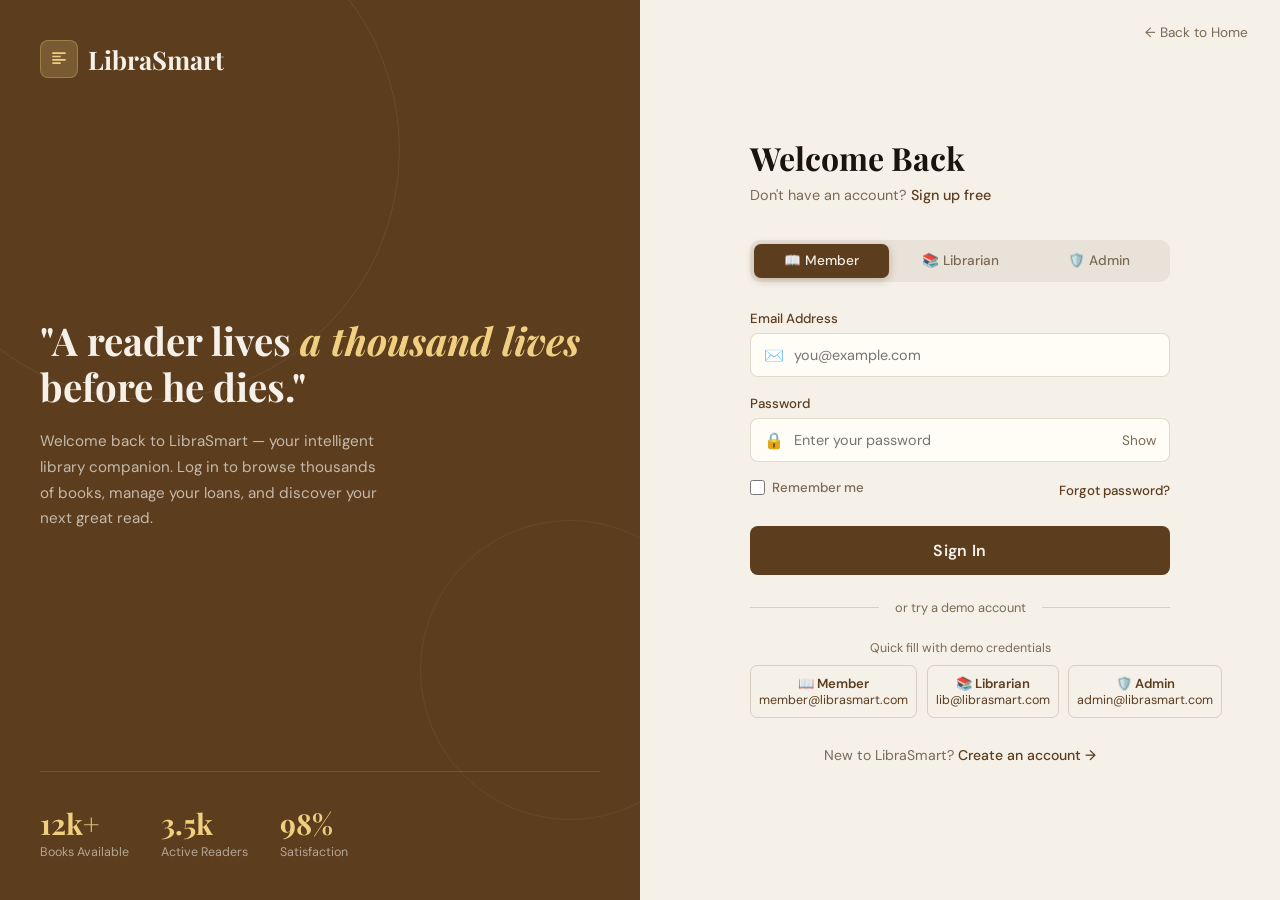
<file: Frontend/login.html>
<!DOCTYPE html>
<html lang="en">
<head>
  <meta charset="UTF-8" />
  <meta name="viewport" content="width=device-width, initial-scale=1.0"/>
  <title>Login — LibraSmart</title>
  <link href="https://fonts.googleapis.com/css2?family=Playfair+Display:wght@400;600;700&family=DM+Sans:wght@300;400;500;600&display=swap" rel="stylesheet"/>
  <style>
    *, *::before, *::after { margin: 0; padding: 0; box-sizing: border-box; }
    :root {
      --cream: #F5F0E8;
      --dark: #1A1410;
      --brown: #5C3D1E;
      --gold: #C9952A;
      --gold-light: #F0D080;
      --rust: #A0522D;
      --green-light: #4A7C2F;
      --text-muted: #7A6A55;
      --white: #FEFCF8;
      --card-bg: #FFFDF5;
      --error: #C0392B;
      --border: rgba(92,61,30,0.18);
    }
    body {
      font-family: 'DM Sans', sans-serif;
      background: var(--cream);
      color: var(--dark);
      min-height: 100vh;
      display: grid;
      grid-template-columns: 1fr 1fr;
    }

    /* ── LEFT PANEL ── */
    .left-panel {
      background: var(--brown);
      display: flex; flex-direction: column;
      justify-content: space-between;
      padding: 2.5rem;
      position: relative; overflow: hidden;
      min-height: 100vh;
    }
    .left-panel::before {
      content: '';
      position: absolute;
      width: 500px; height: 500px; border-radius: 50%;
      border: 1px solid rgba(240,208,128,0.1);
      top: -100px; left: -100px;
    }
    .left-panel::after {
      content: '';
      position: absolute;
      width: 300px; height: 300px; border-radius: 50%;
      border: 1px solid rgba(240,208,128,0.08);
      bottom: 80px; right: -80px;
    }
    .panel-logo {
      font-family: 'Playfair Display', serif;
      font-size: 1.6rem; font-weight: 700;
      color: var(--cream);
      display: flex; align-items: center; gap: 10px;
      text-decoration: none; position: relative; z-index: 1;
    }
    .logo-icon {
      width: 38px; height: 38px;
      background: rgba(240,208,128,0.2);
      border: 1px solid rgba(240,208,128,0.3);
      border-radius: 8px;
      display: flex; align-items: center; justify-content: center;
    }
    .panel-center { position: relative; z-index: 1; }
    .panel-quote {
      font-family: 'Playfair Display', serif;
      font-size: clamp(1.8rem, 3vw, 2.6rem);
      font-weight: 700; color: var(--cream);
      line-height: 1.2; margin-bottom: 1.25rem;
    }
    .panel-quote em { color: var(--gold-light); font-style: italic; }
    .panel-desc { color: rgba(254,252,248,0.65); font-size: 0.95rem; line-height: 1.7; max-width: 340px; }
    .panel-stats {
      display: flex; gap: 2rem;
      position: relative; z-index: 1;
      padding-top: 2rem;
      border-top: 1px solid rgba(240,208,128,0.15);
    }
    .ps-num {
      font-family: 'Playfair Display', serif;
      font-size: 1.8rem; font-weight: 700; color: var(--gold-light);
    }
    .ps-label { font-size: 0.78rem; color: rgba(254,252,248,0.55); margin-top: 2px; }

    /* ── RIGHT PANEL ── */
    .right-panel {
      display: flex; flex-direction: column;
      justify-content: center; align-items: center;
      padding: 2.5rem;
      background: var(--cream);
    }
    .form-box {
      width: 100%; max-width: 420px;
    }
    .form-header { margin-bottom: 2.25rem; }
    .form-header h2 {
      font-family: 'Playfair Display', serif;
      font-size: 2rem; font-weight: 700; color: var(--dark);
      margin-bottom: 0.4rem;
    }
    .form-header p { font-size: 0.9rem; color: var(--text-muted); }
    .form-header a { color: var(--brown); font-weight: 500; text-decoration: none; }
    .form-header a:hover { text-decoration: underline; }

    /* Role Tabs */
    .role-tabs {
      display: flex; background: rgba(92,61,30,0.08);
      border-radius: 10px; padding: 4px; margin-bottom: 1.75rem; gap: 4px;
    }
    .role-tab {
      flex: 1; padding: 0.55rem;
      background: transparent; border: none;
      border-radius: 7px; cursor: pointer;
      font-family: 'DM Sans', sans-serif;
      font-size: 0.85rem; font-weight: 500;
      color: var(--text-muted); transition: all 0.2s;
      display: flex; align-items: center; justify-content: center; gap: 6px;
    }
    .role-tab.active {
      background: var(--brown); color: var(--cream);
      box-shadow: 0 2px 8px rgba(92,61,30,0.3);
    }

    /* Form Fields */
    .field { margin-bottom: 1.1rem; }
    label {
      display: block; font-size: 0.83rem; font-weight: 500;
      color: var(--brown); margin-bottom: 6px;
    }
    .input-wrap { position: relative; }
    .input-icon {
      position: absolute; left: 14px; top: 50%; transform: translateY(-50%);
      font-size: 1rem; pointer-events: none;
    }
    input[type="text"], input[type="email"], input[type="password"] {
      width: 100%; padding: 0.75rem 1rem 0.75rem 2.7rem;
      background: var(--card-bg);
      border: 1.5px solid var(--border);
      border-radius: 8px;
      font-family: 'DM Sans', sans-serif; font-size: 0.9rem;
      color: var(--dark); outline: none;
      transition: border-color 0.2s, box-shadow 0.2s;
    }
    input:focus {
      border-color: var(--brown);
      box-shadow: 0 0 0 3px rgba(92,61,30,0.1);
    }
    .show-pw {
      position: absolute; right: 14px; top: 50%; transform: translateY(-50%);
      background: none; border: none; cursor: pointer;
      font-size: 0.85rem; color: var(--text-muted);
      font-family: 'DM Sans', sans-serif;
    }
    .form-row {
      display: flex; justify-content: space-between; align-items: center;
      margin-bottom: 1.5rem; margin-top: 0.25rem;
    }
    .remember-wrap { display: flex; align-items: center; gap: 7px; cursor: pointer; }
    .remember-wrap input[type="checkbox"] { width: 15px; height: 15px; accent-color: var(--brown); }
    .remember-wrap span { font-size: 0.83rem; color: var(--text-muted); }
    .forgot-link { font-size: 0.83rem; color: var(--brown); text-decoration: none; font-weight: 500; }
    .forgot-link:hover { text-decoration: underline; }

    .btn-login {
      width: 100%; padding: 0.85rem;
      background: var(--brown); color: var(--cream);
      border: none; border-radius: 8px;
      font-family: 'DM Sans', sans-serif;
      font-size: 1rem; font-weight: 600;
      cursor: pointer; transition: all 0.25s;
      letter-spacing: 0.02em;
    }
    .btn-login:hover { background: var(--dark); transform: translateY(-1px); box-shadow: 0 4px 16px rgba(26,20,16,0.2); }
    .btn-login:active { transform: translateY(0); }

    .divider {
      display: flex; align-items: center; gap: 1rem;
      margin: 1.5rem 0; color: var(--text-muted); font-size: 0.8rem;
    }
    .divider::before, .divider::after {
      content: ''; flex: 1; height: 1px; background: var(--border);
    }

    .demo-accounts { margin-top: 0; }
    .demo-title { font-size: 0.78rem; color: var(--text-muted); margin-bottom: 0.6rem; text-align: center; }
    .demo-btns { display: flex; gap: 0.6rem; }
    .demo-btn {
      flex: 1; padding: 0.55rem 0.5rem;
      background: transparent;
      border: 1.5px solid var(--border); border-radius: 7px;
      font-family: 'DM Sans', sans-serif; font-size: 0.78rem;
      color: var(--brown); cursor: pointer; transition: all 0.2s;
      text-align: center;
    }
    .demo-btn:hover { background: rgba(92,61,30,0.08); border-color: var(--brown); }
    .demo-btn strong { display: block; font-weight: 600; font-size: 0.82rem; }

    .signup-row {
      text-align: center; margin-top: 1.75rem;
      font-size: 0.88rem; color: var(--text-muted);
    }
    .signup-row a { color: var(--brown); font-weight: 500; text-decoration: none; }
    .signup-row a:hover { text-decoration: underline; }

    /* Error message */
    .error-msg {
      background: rgba(192,57,43,0.08);
      border: 1px solid rgba(192,57,43,0.3);
      color: var(--error); border-radius: 7px;
      padding: 0.6rem 0.9rem; font-size: 0.83rem;
      margin-bottom: 1rem; display: none;
    }

    /* Back link */
    .back-link {
      position: absolute; top: 1.5rem; right: 2rem;
      font-size: 0.85rem; color: var(--text-muted);
      text-decoration: none; display: flex; align-items: center; gap: 6px;
    }
    .back-link:hover { color: var(--brown); }

    @media (max-width: 768px) {
      body { grid-template-columns: 1fr; }
      .left-panel { min-height: auto; padding: 2rem; }
      .panel-quote { font-size: 1.6rem; }
      .right-panel { padding: 2rem 1.5rem; }
    }
  </style>
</head>
<body>

<!-- ── LEFT PANEL ── -->
<div class="left-panel">
  <a href="index.html" class="panel-logo">
    <div class="logo-icon">
      <svg width="20" height="20" viewBox="0 0 24 24" fill="#F0D080"><path d="M4 4h16v2H4zm0 4h10v2H4zm0 4h16v2H4zm0 4h10v2H4z"/></svg>
    </div>
    LibraSmart
  </a>

  <div class="panel-center">
    <p class="panel-quote">"A reader lives <em>a thousand lives</em> before he dies."</p>
    <p class="panel-desc">Welcome back to LibraSmart — your intelligent library companion. Log in to browse thousands of books, manage your loans, and discover your next great read.</p>
  </div>

  <div class="panel-stats">
    <div>
      <div class="ps-num">12k+</div>
      <div class="ps-label">Books Available</div>
    </div>
    <div>
      <div class="ps-num">3.5k</div>
      <div class="ps-label">Active Readers</div>
    </div>
    <div>
      <div class="ps-num">98%</div>
      <div class="ps-label">Satisfaction</div>
    </div>
  </div>
</div>

<!-- ── RIGHT PANEL ── -->
<div class="right-panel" style="position:relative;">
  <a href="index.html" class="back-link">← Back to Home</a>

  <div class="form-box">
    <div class="form-header">
      <h2>Welcome Back</h2>
      <p>Don't have an account? <a href="register.html">Sign up free</a></p>
    </div>

    <!-- Role Tabs -->
    <div class="role-tabs">
      <button class="role-tab active" onclick="setRole('user', this)">📖 Member</button>
      <button class="role-tab" onclick="setRole('librarian', this)">📚 Librarian</button>
      <button class="role-tab" onclick="setRole('admin', this)">🛡️ Admin</button>
    </div>

    <div class="error-msg" id="errorMsg">Invalid email or password. Please try again.</div>

    <form id="loginForm" onsubmit="handleLogin(event)">
      <div class="field">
        <label for="email">Email Address</label>
        <div class="input-wrap">
          <span class="input-icon">✉️</span>
          <input type="email" id="email" placeholder="you@example.com" required autocomplete="email"/>
        </div>
      </div>

      <div class="field">
        <label for="password">Password</label>
        <div class="input-wrap">
          <span class="input-icon">🔒</span>
          <input type="password" id="password" placeholder="Enter your password" required autocomplete="current-password"/>
          <button type="button" class="show-pw" onclick="togglePw()">Show</button>
        </div>
      </div>

      <div class="form-row">
        <label class="remember-wrap">
          <input type="checkbox" id="remember"/>
          <span>Remember me</span>
        </label>
        <a href="#" class="forgot-link">Forgot password?</a>
      </div>

      <button type="submit" class="btn-login" id="loginBtn">Sign In</button>
    </form>

    <div class="divider">or try a demo account</div>

    <div class="demo-accounts">
      <p class="demo-title">Quick fill with demo credentials</p>
      <div class="demo-btns">
        <button class="demo-btn" onclick="fillDemo('member@librasmart.com','demo1234')">
          <strong>📖 Member</strong>member@librasmart.com
        </button>
        <button class="demo-btn" onclick="fillDemo('lib@librasmart.com','lib1234')">
          <strong>📚 Librarian</strong>lib@librasmart.com
        </button>
        <button class="demo-btn" onclick="fillDemo('admin@librasmart.com','admin1234')">
          <strong>🛡️ Admin</strong>admin@librasmart.com
        </button>
      </div>
    </div>

    <div class="signup-row">
      New to LibraSmart? <a href="register.html">Create an account →</a>
    </div>
  </div>
</div>

<script>
  let currentRole = 'user';

  function setRole(role, btn) {
    currentRole = role;
    document.querySelectorAll('.role-tab').forEach(b => b.classList.remove('active'));
    btn.classList.add('active');
  }

  function togglePw() {
    const pw = document.getElementById('password');
    const btn = document.querySelector('.show-pw');
    if (pw.type === 'password') { pw.type = 'text'; btn.textContent = 'Hide'; }
    else { pw.type = 'password'; btn.textContent = 'Show'; }
  }

  function fillDemo(email, pass) {
    document.getElementById('email').value = email;
    document.getElementById('password').value = pass;
  }

  function handleLogin(e) {
    e.preventDefault();
    const btn = document.getElementById('loginBtn');
    btn.textContent = 'Signing in…'; btn.disabled = true;
    const err = document.getElementById('errorMsg');
    err.style.display = 'none';

    setTimeout(() => {
      const email = document.getElementById('email').value;
      // Demo routing logic
      if (email.includes('admin')) {
        window.location.href = 'admin.html';
      } else {
        window.location.href = 'dashboard.html';
      }
      btn.textContent = 'Sign In'; btn.disabled = false;
    }, 1200);
  }
</script>
</body>
</html>
</file>
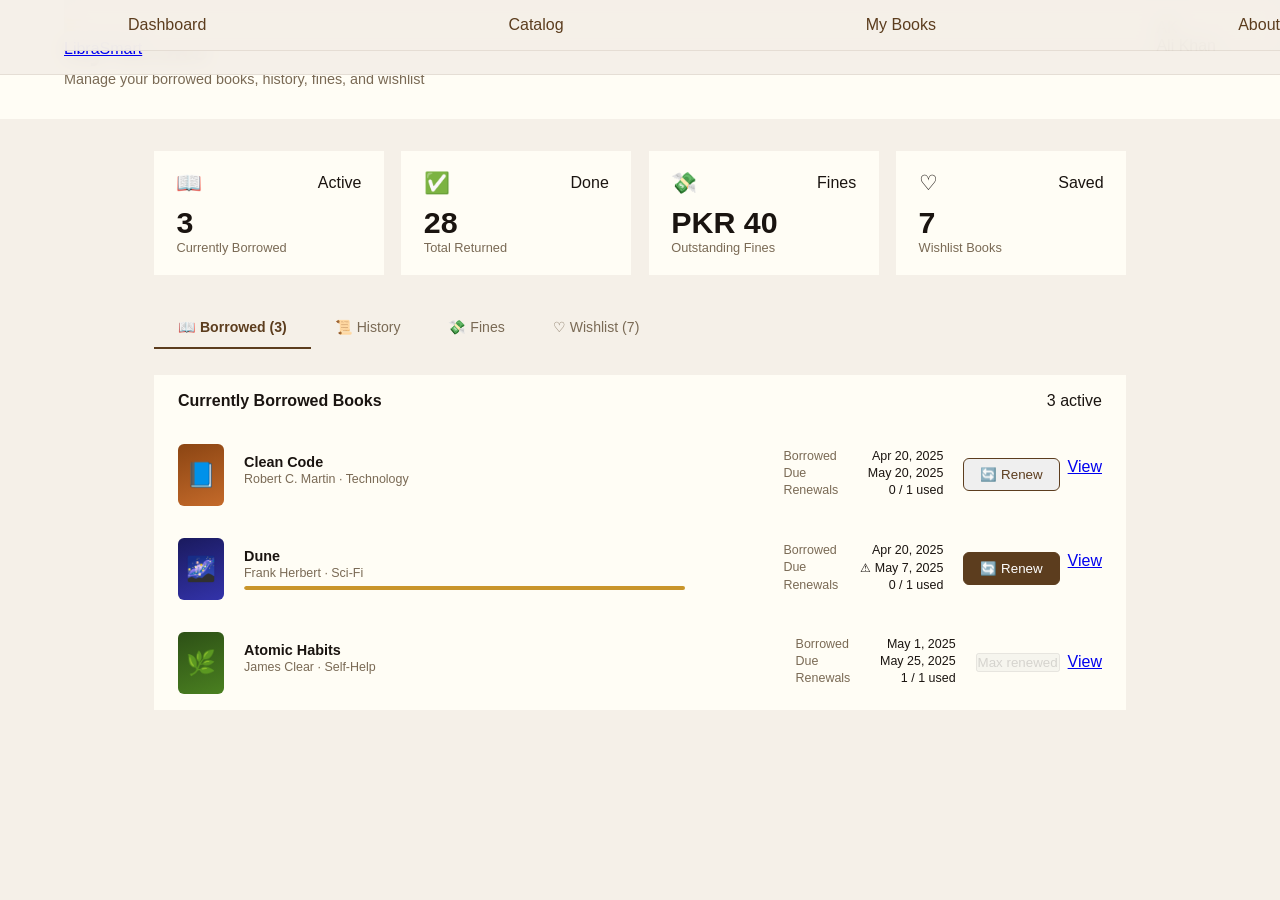
<file: Frontend/my-books.html>
<!DOCTYPE html>
<html lang="en">
<head>
  <meta charset="UTF-8"/>
  <meta name="viewport" content="width=device-width, initial-scale=1.0"/>
  <title>My Books — LibraSmart</title>
  <link rel="stylesheet" href="global.css"/>
  <style>
    .page-wrapper { padding-top: var(--nav-h); background: var(--cream); min-height: 100vh; }
    .page-header {
      background: var(--card-bg); border-bottom: 1px solid var(--border);
      padding: 2rem 5%;
    }
    .page-header h1 { font-family:var(--font-serif); font-size:1.9rem; margin-bottom:0.25rem; }
    .page-header p { color:var(--text-muted); font-size:0.9rem; }
    .main-content { max-width:1100px; margin:0 auto; padding:2rem 5%; }

    /* SUMMARY CARDS */
    .summary-row { display:grid; grid-template-columns:repeat(4,1fr); gap:1.1rem; margin-bottom:2rem; }
    .sum-card { background:var(--card-bg); border:1px solid var(--border); border-radius:var(--radius-lg); padding:1.25rem 1.4rem; }
    .sum-top { display:flex; justify-content:space-between; align-items:center; margin-bottom:0.6rem; }
    .sum-icon { font-size:1.3rem; }
    .sum-num { font-family:var(--font-serif); font-size:1.9rem; font-weight:700; color:var(--dark); }
    .sum-label { font-size:0.8rem; color:var(--text-muted); }

    /* TABS */
    .tabs { display:flex; gap:0; border-bottom:2px solid var(--border); margin-bottom:1.75rem; }
    .tab-btn {
      padding:0.75rem 1.5rem; background:none; border:none; cursor:pointer;
      font-family:var(--font-sans); font-size:0.88rem; font-weight:500;
      color:var(--text-muted); border-bottom:2px solid transparent;
      margin-bottom:-2px; transition:all 0.2s;
    }
    .tab-btn:hover { color:var(--brown); }
    .tab-btn.active { color:var(--brown); border-bottom-color:var(--brown); font-weight:600; }
    .tab-panel { display:none; }
    .tab-panel.active { display:block; }

    /* BORROWED TABLE */
    .table-wrapper { background:var(--card-bg); border:1px solid var(--border); border-radius:var(--radius-lg); overflow:hidden; }
    .table-toolbar { display:flex; justify-content:space-between; align-items:center; padding:1.1rem 1.5rem; border-bottom:1px solid var(--border); }
    .table-toolbar h3 { font-family:var(--font-serif); font-size:1rem; }

    .book-row-full { display:flex; align-items:center; gap:1.25rem; padding:1rem 1.5rem; border-bottom:1px solid var(--border); transition:background 0.15s; }
    .book-row-full:last-child { border-bottom:none; }
    .book-row-full:hover { background:rgba(92,61,30,0.025); }
    .book-thumb { width:46px; height:62px; border-radius:6px; display:flex; align-items:center; justify-content:center; font-size:1.5rem; flex-shrink:0; }
    .t1{background:linear-gradient(160deg,#8B4513,#C46A2A);}
    .t2{background:linear-gradient(160deg,#2D5016,#4A8020);}
    .t3{background:linear-gradient(160deg,#1A1A5E,#3333AA);}
    .t4{background:linear-gradient(160deg,#5C1A1A,#8B2020);}
    .t5{background:linear-gradient(160deg,#6B3FA0,#9B59B6);}
    .t6{background:linear-gradient(160deg,#1A4A5C,#2E86A4);}
    .bk-meta { flex:1; min-width:0; }
    .bk-meta h4 { font-size:0.9rem; font-weight:600; margin-bottom:2px; }
    .bk-meta .author { font-size:0.78rem; color:var(--text-muted); }
    .bk-dates { min-width:160px; }
    .bk-dates .date-row { display:flex; justify-content:space-between; font-size:0.78rem; margin-bottom:3px; }
    .bk-dates .date-row span:first-child { color:var(--text-muted); }
    .bk-dates .date-row span:last-child { font-weight:500; }
    .due-tag { font-size:0.78rem; font-weight:600; }
    .due-tag.safe { color:var(--green-light); }
    .due-tag.warn { color:var(--rust); }
    .due-tag.over { color:var(--error); }
    .bk-actions { display:flex; gap:0.5rem; flex-shrink:0; }

    /* PROGRESS BAR */
    .loan-bar { height:4px; background:var(--border); border-radius:2px; margin-top:6px; overflow:hidden; }
    .loan-fill { height:100%; border-radius:2px; transition:width 0.3s; }
    .fill-safe { background:var(--green-light); }
    .fill-warn { background:var(--gold); }
    .fill-over { background:var(--error); }

    /* HISTORY TABLE */
    .history-table-wrap { background:var(--card-bg); border:1px solid var(--border); border-radius:var(--radius-lg); overflow:hidden; }

    /* FINES PANEL */
    .fines-panel { background:var(--card-bg); border:1px solid var(--border); border-radius:var(--radius-lg); overflow:hidden; }
    .fine-row { display:flex; align-items:center; gap:1.25rem; padding:1rem 1.5rem; border-bottom:1px solid var(--border); }
    .fine-row:last-child { border-bottom:none; }
    .fine-icon { width:40px; height:40px; border-radius:50%; background:rgba(192,57,43,0.1); display:flex; align-items:center; justify-content:center; font-size:1.1rem; flex-shrink:0; }
    .fine-meta { flex:1; }
    .fine-meta h4 { font-size:0.88rem; font-weight:600; margin-bottom:2px; }
    .fine-meta small { font-size:0.75rem; color:var(--text-muted); }
    .fine-amount { font-family:var(--font-serif); font-size:1.1rem; font-weight:700; color:var(--error); min-width:80px; text-align:right; }
    .fine-cleared { color:var(--green-light); text-decoration:line-through; opacity:0.7; }
    .fines-total { display:flex; justify-content:space-between; align-items:center; padding:1rem 1.5rem; background:rgba(92,61,30,0.04); border-top:2px solid var(--border); }
    .fines-total span { font-weight:600; font-size:0.9rem; }
    .fines-total .total-amount { font-family:var(--font-serif); font-size:1.3rem; font-weight:700; color:var(--error); }

    /* WISHLIST */
    .wishlist-grid { display:grid; grid-template-columns:repeat(auto-fill,minmax(180px,1fr)); gap:1.1rem; }
    .wish-card { background:var(--card-bg); border:1px solid var(--border); border-radius:var(--radius-md); overflow:hidden; cursor:pointer; transition:all 0.22s; }
    .wish-card:hover { transform:translateY(-3px); box-shadow:var(--shadow-md); }
    .wish-cover { height:120px; display:flex; align-items:center; justify-content:center; font-size:2.5rem; }
    .w1{background:linear-gradient(135deg,#8B4513,#D2691E);}
    .w2{background:linear-gradient(135deg,#2D5016,#5A8A2A);}
    .w3{background:linear-gradient(135deg,#1A3A6E,#2E6DA4);}
    .wish-info { padding:0.75rem; }
    .wish-info h4 { font-size:0.82rem; font-weight:600; margin-bottom:2px; }
    .wish-info small { font-size:0.72rem; color:var(--text-muted); }
    .wish-actions { padding:0.6rem 0.75rem; border-top:1px solid var(--border); display:flex; gap:0.4rem; }

    @media (max-width:800px) {
      .summary-row { grid-template-columns:repeat(2,1fr); }
      .bk-dates { display:none; }
    }
  </style>
</head>
<body>

<nav class="navbar">
  <a href="index.html" class="nav-logo">
    <div class="nav-logo-icon"><svg width="20" height="20" viewBox="0 0 24 24" fill="#F0D080"><path d="M4 4h16v2H4zm0 4h10v2H4zm0 4h16v2H4zm0 4h10v2H4z"/></svg></div>
    LibraSmart
  </a>
  <nav class="nav-links">
    <a href="dashboard.html">Dashboard</a>
    <a href="catalog.html">Catalog</a>
    <a href="my-books.html" class="active">My Books</a>
    <a href="about.html">About</a>
  </nav>
  <div class="nav-actions"><div class="nav-user"><div class="nav-avatar">AK</div><span>Ali Khan</span></div></div>
</nav>

<div class="page-wrapper">
  <div class="page-header">
    <h1>My Books</h1>
    <p>Manage your borrowed books, history, fines, and wishlist</p>
  </div>

  <div class="main-content">
    <!-- SUMMARY -->
    <div class="summary-row">
      <div class="sum-card"><div class="sum-top"><span class="sum-icon">📖</span><span class="badge badge-borrowed">Active</span></div><div class="sum-num">3</div><div class="sum-label">Currently Borrowed</div></div>
      <div class="sum-card"><div class="sum-top"><span class="sum-icon">✅</span><span class="badge badge-available">Done</span></div><div class="sum-num">28</div><div class="sum-label">Total Returned</div></div>
      <div class="sum-card"><div class="sum-top"><span class="sum-icon">💸</span><span class="badge badge-overdue">Fines</span></div><div class="sum-num">PKR 40</div><div class="sum-label">Outstanding Fines</div></div>
      <div class="sum-card"><div class="sum-top"><span class="sum-icon">♡</span><span class="badge badge-reserved">Saved</span></div><div class="sum-num">7</div><div class="sum-label">Wishlist Books</div></div>
    </div>

    <!-- TABS -->
    <div class="tabs">
      <button class="tab-btn active" onclick="showTab('borrowed',this)">📖 Borrowed (3)</button>
      <button class="tab-btn" onclick="showTab('history',this)">📜 History</button>
      <button class="tab-btn" onclick="showTab('fines',this)">💸 Fines</button>
      <button class="tab-btn" onclick="showTab('wishlist',this)">♡ Wishlist (7)</button>
    </div>

    <!-- BORROWED TAB -->
    <div class="tab-panel active" id="tab-borrowed">
      <div class="table-wrapper">
        <div class="table-toolbar">
          <h3>Currently Borrowed Books</h3>
          <span class="badge badge-borrowed">3 active</span>
        </div>

        <div class="book-row-full">
          <div class="book-thumb t1">📘</div>
          <div class="bk-meta">
            <h4>Clean Code</h4>
            <div class="author">Robert C. Martin · Technology</div>
            <div class="loan-bar"><div class="loan-fill fill-safe" style="width:30%;"></div></div>
          </div>
          <div class="bk-dates">
            <div class="date-row"><span>Borrowed</span><span>Apr 20, 2025</span></div>
            <div class="date-row"><span>Due</span><span class="due-tag safe">May 20, 2025</span></div>
            <div class="date-row"><span>Renewals</span><span>0 / 1 used</span></div>
          </div>
          <div class="bk-actions">
            <button class="btn btn-outline btn-sm" onclick="showRenewToast()">🔄 Renew</button>
            <a href="book-detail.html" class="btn btn-ghost btn-sm">View</a>
          </div>
        </div>

        <div class="book-row-full">
          <div class="book-thumb t3">🌌</div>
          <div class="bk-meta">
            <h4>Dune</h4>
            <div class="author">Frank Herbert · Sci-Fi</div>
            <div class="loan-bar"><div class="loan-fill fill-warn" style="width:85%;"></div></div>
          </div>
          <div class="bk-dates">
            <div class="date-row"><span>Borrowed</span><span>Apr 20, 2025</span></div>
            <div class="date-row"><span>Due</span><span class="due-tag warn">⚠ May 7, 2025</span></div>
            <div class="date-row"><span>Renewals</span><span>0 / 1 used</span></div>
          </div>
          <div class="bk-actions">
            <button class="btn btn-primary btn-sm" onclick="showRenewToast()">🔄 Renew</button>
            <a href="book-detail.html" class="btn btn-ghost btn-sm">View</a>
          </div>
        </div>

        <div class="book-row-full">
          <div class="book-thumb t2">🌿</div>
          <div class="bk-meta">
            <h4>Atomic Habits</h4>
            <div class="author">James Clear · Self-Help</div>
            <div class="loan-bar"><div class="loan-fill fill-safe" style="width:20%;"></div></div>
          </div>
          <div class="bk-dates">
            <div class="date-row"><span>Borrowed</span><span>May 1, 2025</span></div>
            <div class="date-row"><span>Due</span><span class="due-tag safe">May 25, 2025</span></div>
            <div class="date-row"><span>Renewals</span><span>1 / 1 used</span></div>
          </div>
          <div class="bk-actions">
            <button class="btn btn-ghost btn-sm" disabled style="opacity:0.5;">Max renewed</button>
            <a href="book-detail.html" class="btn btn-ghost btn-sm">View</a>
          </div>
        </div>
      </div>
    </div>

    <!-- HISTORY TAB -->
    <div class="tab-panel" id="tab-history">
      <div class="history-table-wrap">
        <div class="table-toolbar">
          <h3>Borrowing History</h3>
          <select class="sort-select" style="font-size:0.82rem; padding:0.35rem 0.7rem; border:1.5px solid var(--border); border-radius:var(--radius-sm); background:var(--card-bg); outline:none;">
            <option>All Time</option><option>This Month</option><option>Last 3 Months</option><option>This Year</option>
          </select>
        </div>
        <table class="data-table">
          <thead><tr><th>Book</th><th>Author</th><th>Borrowed</th><th>Returned</th><th>Status</th></tr></thead>
          <tbody>
            <tr><td><strong>Sapiens</strong></td><td>Yuval Noah Harari</td><td>Mar 12, 2025</td><td>Apr 2, 2025</td><td><span class="badge badge-available">Returned</span></td></tr>
            <tr><td><strong>The Alchemist</strong></td><td>Paulo Coelho</td><td>Feb 5, 2025</td><td>Feb 20, 2025</td><td><span class="badge badge-available">Returned</span></td></tr>
            <tr><td><strong>1984</strong></td><td>George Orwell</td><td>Jan 10, 2025</td><td>Jan 28, 2025</td><td><span class="badge badge-available">Returned</span></td></tr>
            <tr><td><strong>Rich Dad Poor Dad</strong></td><td>Robert Kiyosaki</td><td>Dec 1, 2024</td><td>Dec 19, 2024</td><td><span class="badge badge-available">Returned</span></td></tr>
            <tr><td><strong>The 7 Habits</strong></td><td>Stephen Covey</td><td>Nov 5, 2024</td><td>Nov 25, 2024</td><td><span class="badge badge-overdue">Late Return</span></td></tr>
          </tbody>
        </table>
        <div class="pagination">
          <button class="page-btn active">1</button>
          <button class="page-btn">2</button>
          <button class="page-btn">3</button>
          <button class="page-btn">→</button>
        </div>
      </div>
    </div>

    <!-- FINES TAB -->
    <div class="tab-panel" id="tab-fines">
      <div class="fines-panel">
        <div class="table-toolbar">
          <h3>Fines & Penalties</h3>
          <span style="font-size:0.82rem; color:var(--text-muted);">PKR 2/day per book</span>
        </div>
        <div class="fine-row">
          <div class="fine-icon">⚠️</div>
          <div class="fine-meta"><h4>The 7 Habits of Highly Effective People</h4><small>Late return · Nov 2024 · 5 days overdue</small></div>
          <div class="fine-amount fine-cleared">PKR 10</div>
          <span class="badge badge-available">Cleared</span>
        </div>
        <div class="fine-row">
          <div class="fine-icon">📅</div>
          <div class="fine-meta"><h4>Deep Work</h4><small>Late return · Feb 2025 · 6 days overdue</small></div>
          <div class="fine-amount fine-cleared">PKR 12</div>
          <span class="badge badge-available">Cleared</span>
        </div>
        <div class="fine-row">
          <div class="fine-icon">⚠️</div>
          <div class="fine-meta"><h4>Dune (Pending)</h4><small>Due May 7, 2025 · 2 days remaining · Fine will apply if late</small></div>
          <div class="fine-amount">PKR 40</div>
          <button class="btn btn-primary btn-sm" onclick="alert('Redirecting to payment...')">Pay Now</button>
        </div>
        <div class="fines-total">
          <span>Total Outstanding</span>
          <span class="total-amount">PKR 40</span>
        </div>
      </div>
    </div>

    <!-- WISHLIST TAB -->
    <div class="tab-panel" id="tab-wishlist">
      <div class="wishlist-grid">
        <div class="wish-card"><div class="wish-cover w1">📗</div><div class="wish-info"><h4>The Psychology of Money</h4><small>Morgan Housel</small></div><div class="wish-actions"><a href="book-detail.html" class="btn btn-primary btn-sm" style="flex:1; justify-content:center;">Borrow</a><button class="btn btn-ghost btn-sm" onclick="this.closest('.wish-card').remove()">✕</button></div></div>
        <div class="wish-card"><div class="wish-cover w2">🌱</div><div class="wish-info"><h4>Zero to One</h4><small>Peter Thiel</small></div><div class="wish-actions"><a href="book-detail.html" class="btn btn-primary btn-sm" style="flex:1; justify-content:center;">Borrow</a><button class="btn btn-ghost btn-sm" onclick="this.closest('.wish-card').remove()">✕</button></div></div>
        <div class="wish-card"><div class="wish-cover w3">🌊</div><div class="wish-info"><h4>Start With Why</h4><small>Simon Sinek</small></div><div class="wish-actions"><button class="btn btn-ghost btn-sm" style="flex:1;">Reserved</button><button class="btn btn-ghost btn-sm" onclick="this.closest('.wish-card').remove()">✕</button></div></div>
      </div>
    </div>
  </div>
</div>

<!-- TOAST -->
<div id="toastArea" style="position:fixed; bottom:2rem; right:2rem; z-index:999;"></div>

<script>
  function showTab(id, btn){
    document.querySelectorAll('.tab-panel').forEach(p=>p.classList.remove('active'));
    document.querySelectorAll('.tab-btn').forEach(b=>b.classList.remove('active'));
    document.getElementById('tab-'+id).classList.add('active');
    btn.classList.add('active');
  }
  function showRenewToast(){
    const t=document.createElement('div');
    t.className='toast success';
    t.innerHTML='✅ Book renewed successfully! New due date: May 21, 2025';
    t.style.cssText='background:var(--dark);color:var(--cream);padding:0.85rem 1.25rem;border-radius:10px;font-size:0.85rem;box-shadow:0 8px 30px rgba(0,0,0,0.2);border-left:3px solid var(--green-light);animation:slideIn 0.3s ease;min-width:300px;';
    document.getElementById('toastArea').appendChild(t);
    setTimeout(()=>t.remove(), 3500);
  }
</script>
</body>
</html>
</file>
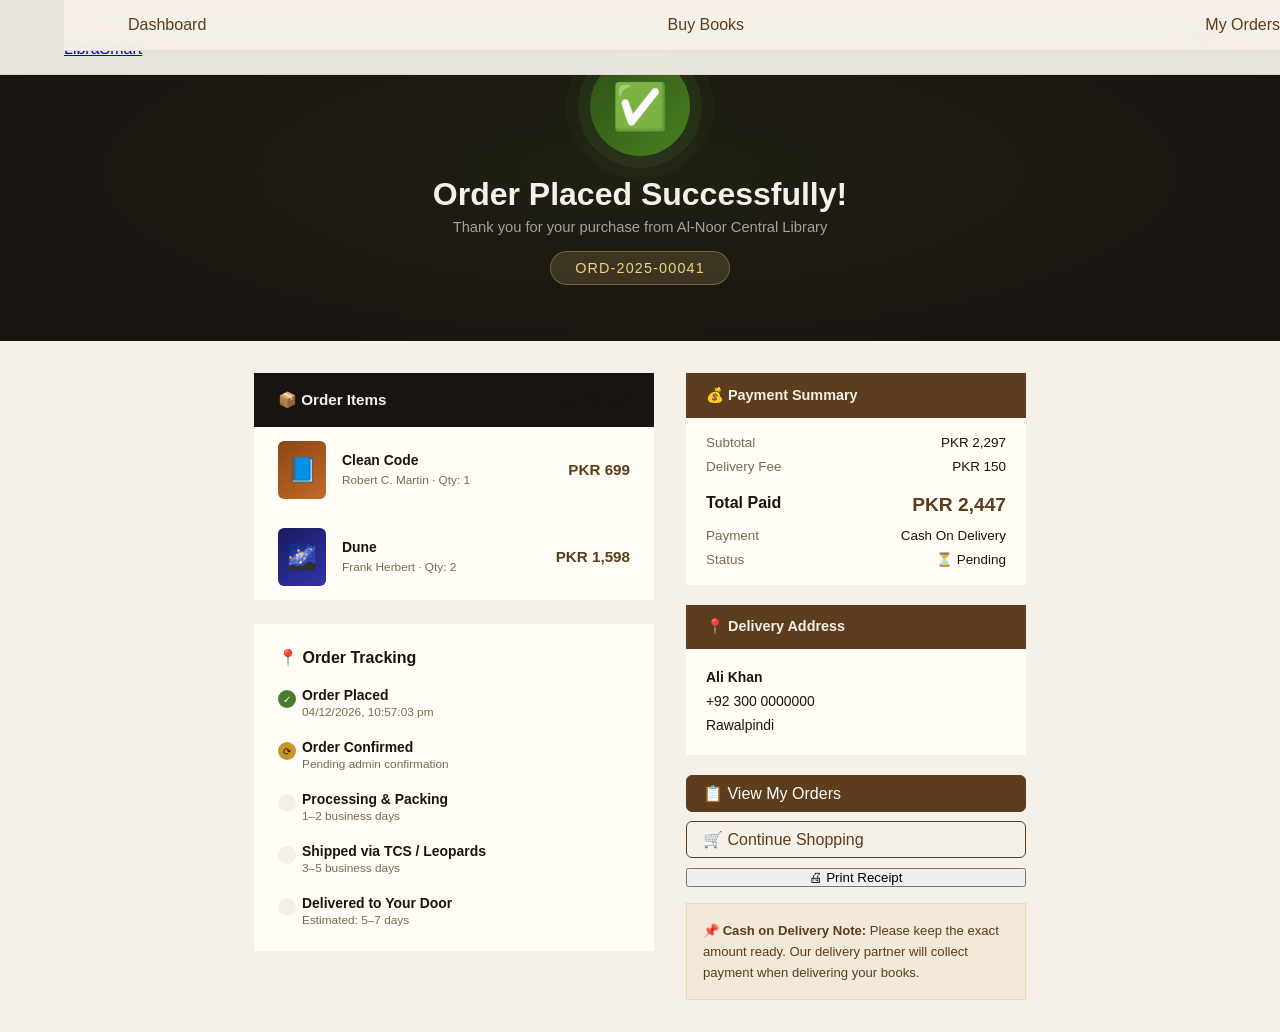
<file: Frontend/order-confirmation.html>
<!DOCTYPE html>
<html lang="en">
<head>
  <meta charset="UTF-8"/>
  <meta name="viewport" content="width=device-width, initial-scale=1.0"/>
  <title>Order Confirmed — Al-Noor Central Library</title>
  <link rel="stylesheet" href="global.css"/>
  <style>
    .page-wrapper { padding-top:var(--nav-h); background:var(--cream); min-height:100vh; }

    /* ── CONFETTI / SUCCESS SECTION ── */
    .success-hero {
      background:var(--dark); padding:3.5rem 5%; text-align:center;
      position:relative; overflow:hidden;
    }
    .success-hero::before {
      content:''; position:absolute; inset:0;
      background:radial-gradient(ellipse 70% 80% at 50% 50%, rgba(74,124,47,0.12) 0%,transparent 70%);
    }
    .success-hero .z { position:relative; z-index:1; }
    .success-ring {
      width:100px; height:100px; border-radius:50%;
      background:linear-gradient(135deg,#2D5016,#4A8020);
      display:flex; align-items:center; justify-content:center;
      font-size:2.8rem; margin:0 auto 1.25rem;
      box-shadow:0 0 0 12px rgba(74,124,47,0.15), 0 0 0 24px rgba(74,124,47,0.07);
      animation:popIn 0.5s cubic-bezier(0.34,1.56,0.64,1) both;
    }
    @keyframes popIn { from{transform:scale(0.3);opacity:0;} to{transform:scale(1);opacity:1;} }
    .success-hero h1 { font-family:var(--font-serif); color:var(--cream); font-size:2rem; margin-bottom:0.4rem; }
    .success-hero p  { color:rgba(254,252,248,0.6); font-size:0.92rem; }
    .order-id-chip {
      display:inline-block; margin-top:1rem; padding:0.5rem 1.5rem;
      background:rgba(240,208,128,0.15); border:1px solid rgba(240,208,128,0.3);
      border-radius:20px; font-family:var(--font-serif); font-size:0.9rem;
      color:var(--gold-light); letter-spacing:0.08em;
    }

    /* ── MAIN CONTENT ── */
    .confirm-body { max-width:900px; margin:0 auto; padding:2rem 5%; display:grid; grid-template-columns:1fr 340px; gap:2rem; align-items:start; }

    /* Order Details card */
    .order-detail-card { background:var(--card-bg); border:1px solid var(--border); border-radius:var(--radius-lg); overflow:hidden; }
    .odc-head { background:var(--dark); padding:1.1rem 1.5rem; display:flex; justify-content:space-between; align-items:center; }
    .odc-head h3 { font-family:var(--font-serif); color:var(--cream); font-size:0.95rem; }
    .order-item-row { display:flex; align-items:center; gap:1rem; padding:0.9rem 1.5rem; border-bottom:1px solid var(--border); }
    .order-item-row:last-child { border-bottom:none; }
    .oi-thumb { width:48px; height:58px; border-radius:6px; display:flex; align-items:center; justify-content:center; font-size:1.5rem; flex-shrink:0; }
    .t1{background:linear-gradient(145deg,#8B4513,#C46A2A);}
    .t2{background:linear-gradient(145deg,#1A1A5E,#3333AA);}
    .t3{background:linear-gradient(145deg,#5C1A1A,#8B2020);}
    .oi-meta { flex:1; }
    .oi-meta h4 { font-size:0.87rem; font-weight:600; margin-bottom:2px; }
    .oi-meta small { font-size:0.74rem; color:var(--text-muted); }
    .oi-price { font-family:var(--font-serif); font-weight:700; color:var(--brown); font-size:0.95rem; }

    /* Status timeline */
    .status-timeline { background:var(--card-bg); border:1px solid var(--border); border-radius:var(--radius-lg); padding:1.5rem; margin-top:1.5rem; }
    .st-title { font-family:var(--font-serif); font-size:1rem; font-weight:600; margin-bottom:1.25rem; }
    .timeline { position:relative; padding-left:1.5rem; }
    .timeline::before { content:''; position:absolute; left:9px; top:0; bottom:0; width:2px; background:var(--border); }
    .tl-step { position:relative; margin-bottom:1.25rem; }
    .tl-step:last-child { margin-bottom:0; }
    .tl-dot { position:absolute; left:-1.5rem; top:3px; width:18px; height:18px; border-radius:50%;
      border:2px solid var(--border); background:var(--cream); display:flex; align-items:center;
      justify-content:center; font-size:0.6rem; }
    .tl-dot.done   { background:var(--green-light,#4A7C2F); border-color:var(--green-light,#4A7C2F); color:white; }
    .tl-dot.active { background:var(--gold); border-color:var(--gold); }
    .tl-dot.pending{ background:var(--cream); border-color:var(--border); }
    .tl-label { font-size:0.87rem; font-weight:600; color:var(--dark); margin-bottom:2px; }
    .tl-time  { font-size:0.74rem; color:var(--text-muted); }

    /* Info sidebar */
    .info-card { background:var(--card-bg); border:1px solid var(--border); border-radius:var(--radius-lg); overflow:hidden; margin-bottom:1.25rem; }
    .ic-head { background:var(--brown); padding:0.85rem 1.25rem; }
    .ic-head h4 { font-family:var(--font-serif); color:var(--cream); font-size:0.9rem; }
    .ic-body { padding:1.1rem 1.25rem; }
    .info-row { display:flex; justify-content:space-between; margin-bottom:0.55rem; font-size:0.84rem; }
    .info-row:last-child { margin-bottom:0; }
    .info-row .ik { color:var(--text-muted); }
    .info-row .iv { font-weight:500; color:var(--dark); text-align:right; }
    .info-divider { height:1px; background:var(--border); margin:0.6rem 0; }
    .info-total { display:flex; justify-content:space-between; font-size:1rem; font-weight:700; }
    .info-total .it-amt { font-family:var(--font-serif); font-size:1.2rem; color:var(--brown); }

    .action-buttons { display:flex; flex-direction:column; gap:0.6rem; }

    @media(max-width:800px){
      .confirm-body { grid-template-columns:1fr; }
    }
  </style>
</head>
<body>

<nav class="navbar">
  <a href="index.html" class="nav-logo">
    <div class="nav-logo-icon"><svg width="20" height="20" viewBox="0 0 24 24" fill="#F0D080"><path d="M4 4h16v2H4zm0 4h10v2H4zm0 4h16v2H4zm0 4h10v2H4z"/></svg></div>
    LibraSmart
  </a>
  <nav class="nav-links">
    <a href="dashboard.html">Dashboard</a>
    <a href="shop.html">Buy Books</a>
    <a href="my-orders.html" class="active">My Orders</a>
  </nav>
  <div class="nav-actions"><div class="nav-user"><div class="nav-avatar">AK</div></div></div>
</nav>

<div class="page-wrapper">

  <!-- SUCCESS HERO -->
  <div class="success-hero">
    <div class="z">
      <div class="success-ring">✅</div>
      <h1>Order Placed Successfully!</h1>
      <p>Thank you for your purchase from Al-Noor Central Library</p>
      <div class="order-id-chip" id="orderIdChip">ORD-2025-XXXXX</div>
    </div>
  </div>

  <div class="confirm-body">

    <!-- LEFT: Order Details + Timeline -->
    <div>
      <div class="order-detail-card">
        <div class="odc-head">
          <h3>📦 Order Items</h3>
          <span class="badge badge-available" id="statusBadge">Confirmed</span>
        </div>
        <div id="orderItemsList">
          <!-- filled by JS -->
        </div>
      </div>

      <!-- STATUS TIMELINE -->
      <div class="status-timeline">
        <div class="st-title">📍 Order Tracking</div>
        <div class="timeline">
          <div class="tl-step">
            <div class="tl-dot done">✓</div>
            <div class="tl-label">Order Placed</div>
            <div class="tl-time" id="placedTime">—</div>
          </div>
          <div class="tl-step">
            <div class="tl-dot active">⟳</div>
            <div class="tl-label">Order Confirmed</div>
            <div class="tl-time">Pending admin confirmation</div>
          </div>
          <div class="tl-step">
            <div class="tl-dot pending"></div>
            <div class="tl-label">Processing & Packing</div>
            <div class="tl-time">1–2 business days</div>
          </div>
          <div class="tl-step">
            <div class="tl-dot pending"></div>
            <div class="tl-label">Shipped via TCS / Leopards</div>
            <div class="tl-time">3–5 business days</div>
          </div>
          <div class="tl-step">
            <div class="tl-dot pending"></div>
            <div class="tl-label">Delivered to Your Door</div>
            <div class="tl-time">Estimated: 5–7 days</div>
          </div>
        </div>
      </div>
    </div>

    <!-- RIGHT: Summary + Actions -->
    <div>
      <div class="info-card">
        <div class="ic-head"><h4>💰 Payment Summary</h4></div>
        <div class="ic-body">
          <div class="info-row"><span class="ik">Subtotal</span><span class="iv" id="cfSubtotal">PKR —</span></div>
          <div class="info-row"><span class="ik">Delivery Fee</span><span class="iv" id="cfDelivery">PKR 150</span></div>
          <div class="info-divider"></div>
          <div class="info-total"><span>Total Paid</span><span class="it-amt" id="cfTotal">PKR —</span></div>
          <div style="margin-top:0.75rem;">
            <div class="info-row"><span class="ik">Payment</span><span class="iv" id="cfMethod">Cash on Delivery</span></div>
            <div class="info-row"><span class="ik">Status</span><span class="iv" style="color:var(--rust);">⏳ Pending</span></div>
          </div>
        </div>
      </div>

      <div class="info-card">
        <div class="ic-head"><h4>📍 Delivery Address</h4></div>
        <div class="ic-body">
          <div style="font-size:0.87rem;color:var(--dark);line-height:1.7;" id="cfAddress">—</div>
        </div>
      </div>

      <div class="action-buttons">
        <a href="my-orders.html" class="btn btn-primary btn-lg">📋 View My Orders</a>
        <a href="shop.html" class="btn btn-outline btn-lg">🛒 Continue Shopping</a>
        <button class="btn btn-ghost btn-lg" onclick="window.print()">🖨 Print Receipt</button>
      </div>

      <div style="margin-top:1rem;background:rgba(201,149,42,0.08);border:1px solid rgba(201,149,42,0.2);border-radius:var(--radius-md);padding:1rem;font-size:0.82rem;color:var(--brown);line-height:1.6;">
        📌 <strong>Cash on Delivery Note:</strong> Please keep the exact amount ready. Our delivery partner will collect payment when delivering your books.
      </div>
    </div>

  </div>
</div>

<script>
  // Load order from session (set by cart.html) or from URL params
  const order = JSON.parse(sessionStorage.getItem('lastOrder') || 'null') || {
    order_number: 'ORD-2025-00041',
    name: 'Ali Khan', phone: '+92 300 0000000', city: 'Rawalpindi',
    payment: 'cash_on_delivery',
    items: [
      {title:'Clean Code',author:'Robert C. Martin',quantity:1,unit_price:699,emoji:'📘',color:'t1'},
      {title:'Dune',author:'Frank Herbert',quantity:2,unit_price:799,emoji:'🌌',color:'t2'},
    ],
    total: 2447,
  };

  // Fill page
  document.getElementById('orderIdChip').textContent = order.order_number;
  document.getElementById('placedTime').textContent = new Date().toLocaleString('en-PK');

  const subtotal = order.items.reduce((s,i)=>s+i.unit_price*i.quantity,0);
  const delivery = order.total - subtotal;
  document.getElementById('cfSubtotal').textContent = `PKR ${subtotal.toLocaleString()}`;
  document.getElementById('cfDelivery').textContent = delivery <= 0 ? 'FREE' : `PKR ${delivery.toLocaleString()}`;
  document.getElementById('cfTotal').textContent    = `PKR ${order.total.toLocaleString()}`;
  document.getElementById('cfMethod').textContent   = order.payment.replace(/_/g,' ').replace(/\b\w/g,c=>c.toUpperCase());
  document.getElementById('cfAddress').innerHTML    = `<strong>${order.name}</strong><br/>${order.phone}<br/>${order.city}`;

  document.getElementById('orderItemsList').innerHTML = order.items.map(i=>`
    <div class="order-item-row">
      <div class="oi-thumb ${i.color}">${i.emoji}</div>
      <div class="oi-meta"><h4>${i.title}</h4><small>${i.author} · Qty: ${i.quantity}</small></div>
      <div class="oi-price">PKR ${(i.unit_price*i.quantity).toLocaleString()}</div>
    </div>`).join('');
</script>
</body>
</html>
</file>
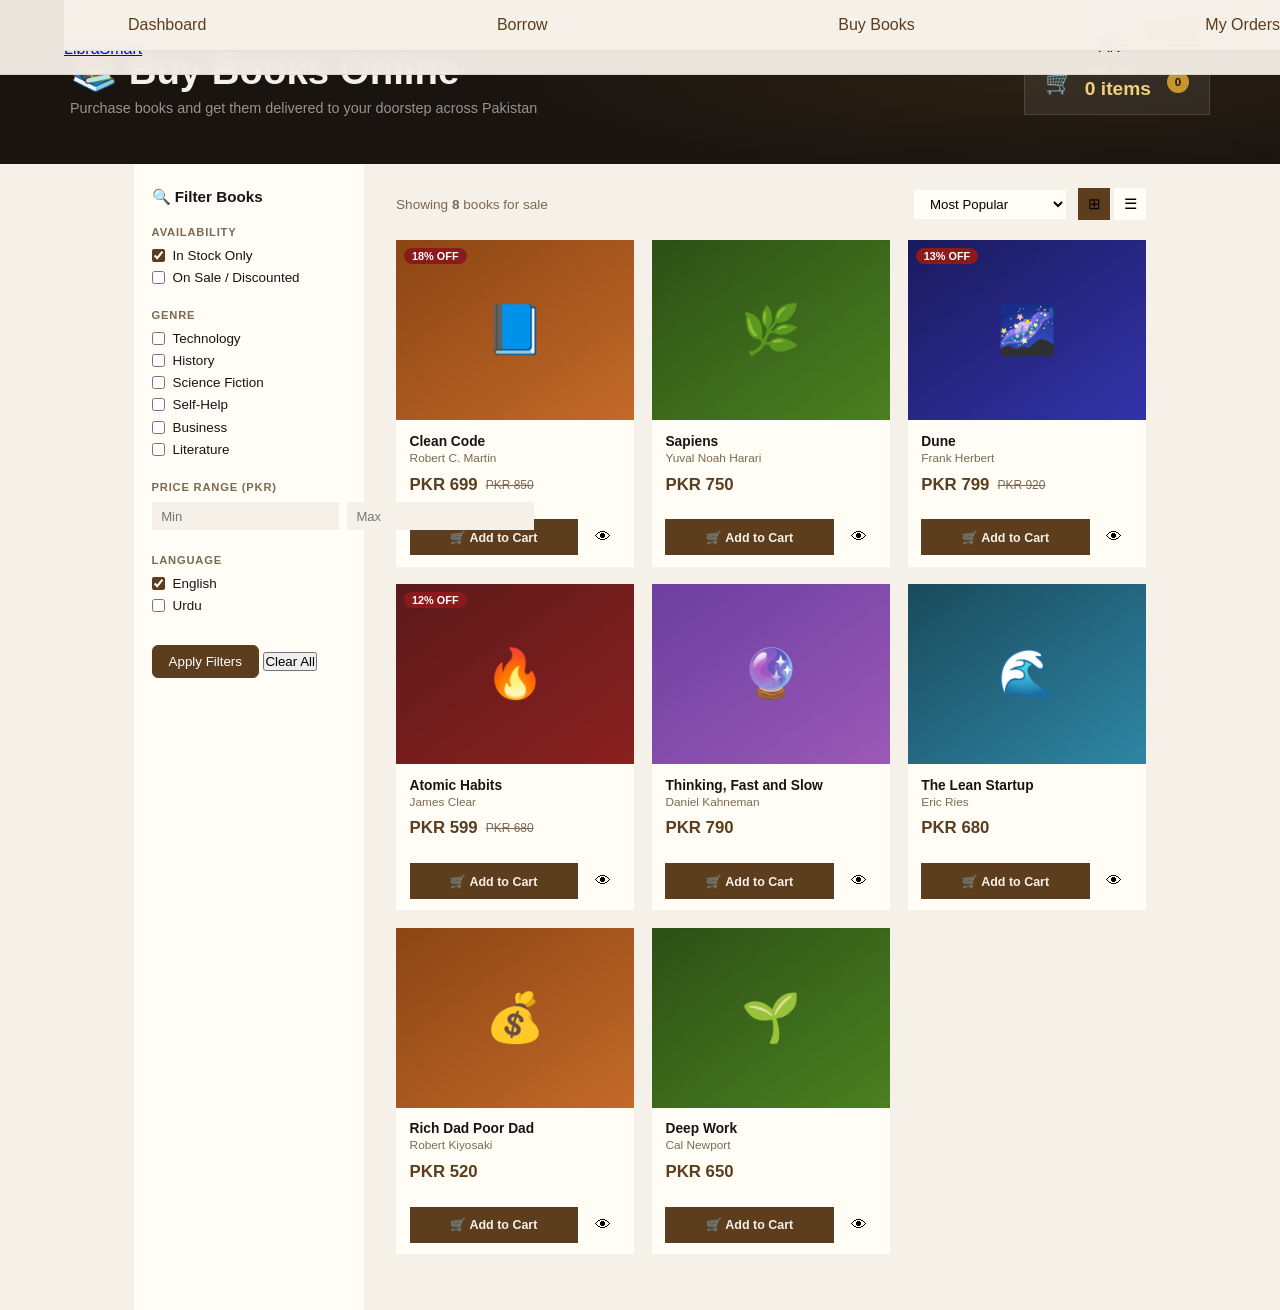
<file: Frontend/shop.html>
<!DOCTYPE html>
<html lang="en">
<head>
  <meta charset="UTF-8"/>
  <meta name="viewport" content="width=device-width, initial-scale=1.0"/>
  <title>Book Shop — Al-Noor Central Library</title>
  <link rel="stylesheet" href="global.css"/>
  <style>
    .page-wrapper { padding-top: var(--nav-h); background: var(--cream); min-height:100vh; }

    /* ── SHOP HERO ── */
    .shop-hero {
      background: var(--dark); padding: 3rem 5%;
      position: relative; overflow: hidden;
    }
    .shop-hero::before {
      content:''; position:absolute; inset:0;
      background: radial-gradient(ellipse 60% 80% at 80% 50%, rgba(201,149,42,0.09) 0%, transparent 70%);
    }
    .shop-hero-inner { max-width:1140px; margin:0 auto; position:relative; z-index:1;
      display:flex; align-items:center; justify-content:space-between; flex-wrap:wrap; gap:1.5rem; }
    .shop-hero h1 { font-family:var(--font-serif); font-size:clamp(1.8rem,3vw,2.4rem);
      color:var(--cream); margin-bottom:0.4rem; }
    .shop-hero p  { color:rgba(254,252,248,0.55); font-size:0.9rem; }
    .cart-bubble {
      display:flex; align-items:center; gap:12px;
      background:rgba(254,252,248,0.07); border:1px solid rgba(254,252,248,0.12);
      border-radius:var(--radius-lg); padding:0.85rem 1.25rem; cursor:pointer;
      transition:all 0.2s; text-decoration:none;
    }
    .cart-bubble:hover { background:rgba(254,252,248,0.12); }
    .cart-bubble .cart-icon { font-size:1.4rem; }
    .cart-info .cart-label { font-size:0.75rem; color:rgba(254,252,248,0.45); }
    .cart-info .cart-count { font-family:var(--font-serif); font-size:1.2rem; font-weight:700; color:var(--gold-light); }
    .cart-badge {
      background:var(--gold); color:var(--dark); border-radius:50%;
      width:22px; height:22px; display:flex; align-items:center; justify-content:center;
      font-size:0.72rem; font-weight:700; margin-left:4px;
    }

    /* ── LAYOUT ── */
    .shop-layout { display:flex; max-width:1140px; margin:0 auto; padding:0 5%; gap:0; }
    .filter-col {
      width:230px; flex-shrink:0;
      background:var(--card-bg); border-right:1px solid var(--border);
      padding:1.5rem 1.1rem; min-height:calc(100vh - var(--nav-h) - 160px);
      position:sticky; top:var(--nav-h);
    }
    .filter-col h3 { font-family:var(--font-serif); font-size:0.95rem; margin-bottom:1.25rem; }
    .filter-section { margin-bottom:1.5rem; }
    .filter-section-title { font-size:0.7rem; font-weight:700; text-transform:uppercase;
      letter-spacing:0.07em; color:var(--text-muted); margin-bottom:0.6rem; }
    .filter-option { display:flex; align-items:center; gap:8px; margin-bottom:0.45rem;
      font-size:0.84rem; color:var(--dark); cursor:pointer; }
    .filter-option input { accent-color:var(--brown); }
    .price-range { display:flex; gap:0.5rem; }
    .price-input { flex:1; padding:0.4rem 0.6rem; border:1.5px solid var(--border);
      border-radius:var(--radius-sm); font-size:0.82rem; background:var(--cream);
      outline:none; color:var(--dark); }
    .price-input:focus { border-color:var(--brown); }

    /* ── BOOKS AREA ── */
    .books-area { flex:1; padding:1.5rem 0 1.5rem 2rem; }
    .books-toolbar { display:flex; justify-content:space-between; align-items:center;
      margin-bottom:1.25rem; flex-wrap:wrap; gap:0.75rem; }
    .result-info { font-size:0.85rem; color:var(--text-muted); }
    .sort-bar { display:flex; align-items:center; gap:0.75rem; }
    .sort-sel { padding:0.4rem 0.75rem; border:1.5px solid var(--border); border-radius:var(--radius-sm);
      background:var(--card-bg); font-size:0.83rem; outline:none; cursor:pointer; }
    .view-toggle { display:flex; gap:4px; }
    .vt-btn { width:32px; height:32px; border:1.5px solid var(--border); border-radius:var(--radius-sm);
      background:var(--card-bg); font-size:0.95rem; cursor:pointer; transition:all 0.2s; }
    .vt-btn.active { background:var(--brown); border-color:var(--brown); }

    /* ── GRID VIEW ── */
    .books-grid { display:grid; grid-template-columns:repeat(auto-fill,minmax(190px,1fr)); gap:1.1rem; }
    .book-card {
      background:var(--card-bg); border:1px solid var(--border);
      border-radius:var(--radius-lg); overflow:hidden;
      transition:all 0.25s; display:flex; flex-direction:column;
    }
    .book-card:hover { transform:translateY(-4px); box-shadow:var(--shadow-lg); }
    .book-cover { height:180px; display:flex; align-items:center; justify-content:center;
      font-size:3rem; position:relative; }
    .bc1{background:linear-gradient(145deg,#8B4513,#C46A2A);}
    .bc2{background:linear-gradient(145deg,#2D5016,#4A8020);}
    .bc3{background:linear-gradient(145deg,#1A1A5E,#3333AA);}
    .bc4{background:linear-gradient(145deg,#5C1A1A,#8B2020);}
    .bc5{background:linear-gradient(145deg,#6B3FA0,#9B59B6);}
    .bc6{background:linear-gradient(145deg,#1A4A5C,#2E86A4);}
    .discount-chip {
      position:absolute; top:8px; left:8px;
      background:var(--crimson,#8B1A1A); color:white; font-size:0.68rem; font-weight:700;
      padding:2px 8px; border-radius:20px;
    }
    .book-body { padding:0.85rem; flex:1; }
    .book-body h4 { font-size:0.86rem; font-weight:600; margin-bottom:2px;
      display:-webkit-box; -webkit-line-clamp:2; -webkit-box-orient:vertical; overflow:hidden; }
    .book-body .author { font-size:0.74rem; color:var(--text-muted); margin-bottom:0.6rem; }
    .price-row { display:flex; align-items:center; gap:0.5rem; flex-wrap:wrap; }
    .price-now { font-family:var(--font-serif); font-size:1.05rem; font-weight:700; color:var(--brown); }
    .price-was { font-size:0.75rem; color:var(--text-muted); text-decoration:line-through; }
    .book-footer { padding:0.7rem 0.85rem; border-top:1px solid var(--border);
      display:flex; gap:0.4rem; }
    .btn-buy { flex:1; padding:0.5rem; background:var(--brown); color:var(--cream);
      border:none; border-radius:var(--radius-sm); font-size:0.78rem; font-weight:600;
      cursor:pointer; transition:all 0.2s; }
    .btn-buy:hover { background:var(--dark); }
    .btn-cart { width:36px; height:36px; border:1.5px solid var(--border); border-radius:var(--radius-sm);
      background:var(--card-bg); cursor:pointer; font-size:1rem; transition:all 0.2s; flex-shrink:0; }
    .btn-cart:hover { border-color:var(--brown); background:rgba(92,61,30,0.07); }
    .stock-low { font-size:0.7rem; color:#C0392B; font-weight:500; margin-top:4px; }

    /* ── LIST VIEW ── */
    .books-list { display:none; flex-direction:column; gap:0.75rem; }
    .list-card {
      background:var(--card-bg); border:1px solid var(--border);
      border-radius:var(--radius-md); padding:1rem 1.25rem;
      display:flex; align-items:center; gap:1.25rem; transition:all 0.2s;
    }
    .list-card:hover { border-color:var(--brown); box-shadow:var(--shadow-sm); }
    .list-spine { width:56px; height:70px; border-radius:6px; display:flex;
      align-items:center; justify-content:center; font-size:1.8rem; flex-shrink:0; }
    .list-meta { flex:1; min-width:0; }
    .list-meta h4 { font-size:0.92rem; font-weight:600; margin-bottom:2px; }
    .list-meta .sub { font-size:0.78rem; color:var(--text-muted); }
    .list-price { text-align:right; flex-shrink:0; }
    .list-actions { display:flex; gap:0.5rem; flex-shrink:0; }

    /* ── TOAST ── */
    #toast-area { position:fixed; bottom:2rem; right:2rem; z-index:9999;
      display:flex; flex-direction:column; gap:0.5rem; }
    .toast { background:var(--dark); color:var(--cream); padding:0.85rem 1.25rem;
      border-radius:var(--radius-md); font-size:0.85rem; box-shadow:var(--shadow-lg);
      display:flex; align-items:center; gap:10px; min-width:240px;
      animation:slideIn 0.3s ease; }
    .toast.success { border-left:3px solid var(--green-light,#4A7C2F); }
    .toast.error   { border-left:3px solid #C0392B; }
    @keyframes slideIn { from{transform:translateX(110%);opacity:0;} to{transform:translateX(0);opacity:1;} }

    /* ── QUICK VIEW MODAL ── */
    .modal-bg { position:fixed; inset:0; z-index:500; background:rgba(26,20,16,0.55);
      backdrop-filter:blur(4px); display:flex; align-items:center; justify-content:center;
      opacity:0; pointer-events:none; transition:opacity 0.25s; }
    .modal-bg.open { opacity:1; pointer-events:all; }
    .modal-box { background:var(--white,#FEFCF8); border-radius:var(--radius-xl);
      padding:0; width:90%; max-width:680px; overflow:hidden;
      transform:scale(0.95); transition:transform 0.25s; }
    .modal-bg.open .modal-box { transform:scale(1); }
    .qv-grid { display:grid; grid-template-columns:240px 1fr; }
    .qv-cover { height:340px; display:flex; align-items:center; justify-content:center; font-size:5rem; }
    .qv-info { padding:2rem; display:flex; flex-direction:column; }
    .qv-close { position:absolute; top:1rem; right:1rem; background:rgba(26,20,16,0.5); color:white;
      border:none; border-radius:50%; width:30px; height:30px; cursor:pointer; font-size:1rem;
      display:flex; align-items:center; justify-content:center; }
    .qv-title { font-family:var(--font-serif); font-size:1.3rem; font-weight:700; margin-bottom:0.25rem; }
    .qv-author { font-size:0.85rem; color:var(--text-muted); margin-bottom:1rem; }
    .qv-price-big { font-family:var(--font-serif); font-size:1.8rem; font-weight:700; color:var(--brown); }
    .qv-was { font-size:0.85rem; color:var(--text-muted); text-decoration:line-through; }
    .qv-desc { font-size:0.85rem; color:var(--text-muted); line-height:1.65; margin:1rem 0; flex:1; }
    .qty-picker { display:flex; align-items:center; gap:0.75rem; margin-bottom:1rem; }
    .qty-btn { width:34px; height:34px; border:1.5px solid var(--border); border-radius:var(--radius-sm);
      background:var(--cream); font-size:1.1rem; cursor:pointer; transition:all 0.2s; }
    .qty-btn:hover { border-color:var(--brown); }
    .qty-num { font-family:var(--font-serif); font-size:1.1rem; font-weight:700; min-width:30px; text-align:center; }
    .qv-actions { display:flex; gap:0.75rem; }
    .btn-qv-buy { flex:1; padding:0.82rem; background:var(--brown); color:var(--cream);
      border:none; border-radius:var(--radius-md); font-weight:600; font-size:0.92rem; cursor:pointer; transition:all 0.2s; }
    .btn-qv-buy:hover { background:var(--dark); }
    .btn-qv-cart { padding:0.82rem 1rem; border:1.5px solid var(--border); border-radius:var(--radius-md);
      background:var(--card-bg); font-size:1rem; cursor:pointer; transition:all 0.2s; }
    .btn-qv-cart:hover { border-color:var(--brown); }

    @media(max-width:900px){
      .shop-layout { flex-direction:column; }
      .filter-col { width:100%; position:static; }
      .books-area { padding:1.25rem 0; }
      .qv-grid { grid-template-columns:1fr; }
      .qv-cover { height:200px; }
    }
  </style>
</head>
<body>

<!-- NAVBAR -->
<nav class="navbar">
  <a href="index.html" class="nav-logo">
    <div class="nav-logo-icon"><svg width="20" height="20" viewBox="0 0 24 24" fill="#F0D080"><path d="M4 4h16v2H4zm0 4h10v2H4zm0 4h16v2H4zm0 4h10v2H4z"/></svg></div>
    LibraSmart
  </a>
  <nav class="nav-links">
    <a href="dashboard.html">Dashboard</a>
    <a href="catalog.html">Borrow</a>
    <a href="shop.html" class="active">Buy Books</a>
    <a href="my-orders.html">My Orders</a>
  </nav>
  <div class="nav-actions">
    <a href="cart.html" class="btn btn-outline btn-sm">🛒 Cart <span id="navCartCount" style="background:var(--gold);color:var(--dark);padding:1px 7px;border-radius:20px;font-size:0.7rem;font-weight:700;margin-left:4px;">0</span></a>
    <div class="nav-user"><div class="nav-avatar">AK</div></div>
  </div>
</nav>

<div class="page-wrapper">

  <!-- SHOP HERO -->
  <div class="shop-hero">
    <div class="shop-hero-inner">
      <div>
        <h1>📚 Buy Books Online</h1>
        <p>Purchase books and get them delivered to your doorstep across Pakistan</p>
      </div>
      <a href="cart.html" class="cart-bubble">
        <span class="cart-icon">🛒</span>
        <div class="cart-info">
          <div class="cart-label">Your Cart</div>
          <div class="cart-count"><span id="heroCartCount">0</span> items</div>
        </div>
        <div class="cart-badge" id="heroBadge">0</div>
      </a>
    </div>
  </div>

  <div class="shop-layout">

    <!-- FILTERS -->
    <aside class="filter-col">
      <h3>🔍 Filter Books</h3>

      <div class="filter-section">
        <div class="filter-section-title">Availability</div>
        <label class="filter-option"><input type="checkbox" checked onchange="applyFilters()"/> In Stock Only</label>
        <label class="filter-option"><input type="checkbox" onchange="applyFilters()"/> On Sale / Discounted</label>
      </div>

      <div class="filter-section">
        <div class="filter-section-title">Genre</div>
        <label class="filter-option"><input type="checkbox" onchange="applyFilters()"/> Technology</label>
        <label class="filter-option"><input type="checkbox" onchange="applyFilters()"/> History</label>
        <label class="filter-option"><input type="checkbox" onchange="applyFilters()"/> Science Fiction</label>
        <label class="filter-option"><input type="checkbox" onchange="applyFilters()"/> Self-Help</label>
        <label class="filter-option"><input type="checkbox" onchange="applyFilters()"/> Business</label>
        <label class="filter-option"><input type="checkbox" onchange="applyFilters()"/> Literature</label>
      </div>

      <div class="filter-section">
        <div class="filter-section-title">Price Range (PKR)</div>
        <div class="price-range">
          <input type="number" class="price-input" placeholder="Min" id="priceMin" min="0"/>
          <input type="number" class="price-input" placeholder="Max" id="priceMax" min="0"/>
        </div>
      </div>

      <div class="filter-section">
        <div class="filter-section-title">Language</div>
        <label class="filter-option"><input type="checkbox" checked/> English</label>
        <label class="filter-option"><input type="checkbox"/> Urdu</label>
      </div>

      <button class="btn btn-primary btn-full btn-sm" style="margin-top:0.5rem;" onclick="applyFilters()">Apply Filters</button>
      <button class="btn btn-ghost btn-full btn-sm" style="margin-top:0.4rem;" onclick="clearFilters()">Clear All</button>
    </aside>

    <!-- BOOKS AREA -->
    <div class="books-area">
      <div class="books-toolbar">
        <div class="result-info">Showing <strong id="bookCount">8</strong> books for sale</div>
        <div class="sort-bar">
          <select class="sort-sel" onchange="sortBooks(this.value)">
            <option value="popular">Most Popular</option>
            <option value="price_asc">Price: Low to High</option>
            <option value="price_desc">Price: High to Low</option>
            <option value="az">A–Z</option>
            <option value="new">Newest First</option>
          </select>
          <div class="view-toggle">
            <button class="vt-btn active" title="Grid" onclick="setView('grid',this)">⊞</button>
            <button class="vt-btn" title="List" onclick="setView('list',this)">☰</button>
          </div>
        </div>
      </div>

      <!-- GRID VIEW -->
      <div class="books-grid" id="booksGrid">
        <!-- Cards generated by JS / PHP -->
      </div>

      <!-- LIST VIEW -->
      <div class="books-list" id="booksList"></div>

      <div class="pagination" id="pagination" style="margin-top:2rem;"></div>
    </div>
  </div>
</div>

<!-- QUICK VIEW MODAL -->
<div class="modal-bg" id="qvModal">
  <div class="modal-box" style="position:relative;">
    <button class="qv-close" onclick="closeQV()">✕</button>
    <div class="qv-grid">
      <div class="qv-cover" id="qvCover"></div>
      <div class="qv-info">
        <div class="qv-title" id="qvTitle"></div>
        <div class="qv-author" id="qvAuthor"></div>
        <div>
          <span class="qv-price-big" id="qvPrice"></span>
          <span class="qv-was" id="qvWas"></span>
        </div>
        <div class="qv-desc" id="qvDesc"></div>
        <div class="qty-picker">
          <span style="font-size:0.82rem;color:var(--text-muted);margin-right:4px;">Qty:</span>
          <button class="qty-btn" onclick="changeQty(-1)">−</button>
          <div class="qty-num" id="qtyNum">1</div>
          <button class="qty-btn" onclick="changeQty(1)">+</button>
          <span style="font-size:0.75rem;color:var(--text-muted);" id="qvStock"></span>
        </div>
        <div class="qv-actions">
          <button class="btn-qv-buy" onclick="buyNow()">⚡ Buy Now</button>
          <button class="btn-qv-cart" onclick="addToCartQV()">🛒 Add to Cart</button>
        </div>
      </div>
    </div>
  </div>
</div>

<!-- TOAST -->
<div id="toast-area"></div>

<script>
// Demo books data (replaced by PHP fetch in production)
const BOOKS = [
  {id:1,title:"Clean Code",author:"Robert C. Martin",genre:"Technology",price:699,was:850,stock:25,emoji:"📘",color:"bc1",desc:"A revolutionary paradigm for writing clean, maintainable software code."},
  {id:2,title:"Sapiens",author:"Yuval Noah Harari",genre:"History",price:750,was:null,stock:30,emoji:"🌿",color:"bc2",desc:"A brief history of humankind — from the Stone Age to the present."},
  {id:3,title:"Dune",author:"Frank Herbert",genre:"Sci-Fi",price:799,was:920,stock:18,emoji:"🌌",color:"bc3",desc:"The greatest science fiction novel ever written. A masterpiece of imagination."},
  {id:4,title:"Atomic Habits",author:"James Clear",genre:"Self-Help",price:599,was:680,stock:40,emoji:"🔥",color:"bc4",desc:"Tiny changes, remarkable results. The definitive guide to building good habits."},
  {id:5,title:"Thinking, Fast and Slow",author:"Daniel Kahneman",genre:"Psychology",price:790,was:null,stock:22,emoji:"🔮",color:"bc5",desc:"A masterpiece about the two systems that drive the way we think."},
  {id:6,title:"The Lean Startup",author:"Eric Ries",genre:"Business",price:680,was:null,stock:15,emoji:"🌊",color:"bc6",desc:"How today's entrepreneurs use continuous innovation to create successful businesses."},
  {id:7,title:"Rich Dad Poor Dad",author:"Robert Kiyosaki",genre:"Finance",price:520,was:null,stock:8,emoji:"💰",color:"bc1",desc:"What the rich teach their kids about money that the poor and middle class do not."},
  {id:8,title:"Deep Work",author:"Cal Newport",genre:"Self-Help",price:650,was:null,stock:33,emoji:"🌱",color:"bc2",desc:"Rules for focused success in a distracted world."},
];

let currentBook = null, qty = 1;

function renderBooks(books) {
  const grid = document.getElementById('booksGrid');
  const list = document.getElementById('booksList');
  document.getElementById('bookCount').textContent = books.length;

  grid.innerHTML = books.map(b => `
    <div class="book-card">
      <div class="book-cover ${b.color}" style="cursor:pointer;" onclick="openQV(${b.id})">
        ${b.emoji}
        ${b.was ? `<div class="discount-chip">${Math.round((1-b.price/b.was)*100)}% OFF</div>` : ''}
      </div>
      <div class="book-body">
        <h4>${b.title}</h4>
        <div class="author">${b.author}</div>
        <div class="price-row">
          <span class="price-now">PKR ${b.price.toLocaleString()}</span>
          ${b.was ? `<span class="price-was">PKR ${b.was.toLocaleString()}</span>` : ''}
        </div>
        ${b.stock <= 5 ? `<div class="stock-low">⚠ Only ${b.stock} left!</div>` : ''}
      </div>
      <div class="book-footer">
        <button class="btn-buy" onclick="addToCart(${b.id})">🛒 Add to Cart</button>
        <button class="btn-cart" title="Quick View" onclick="openQV(${b.id})">👁</button>
      </div>
    </div>`).join('');

  list.innerHTML = books.map(b => `
    <div class="list-card">
      <div class="list-spine ${b.color}">${b.emoji}</div>
      <div class="list-meta">
        <h4>${b.title}</h4>
        <div class="sub">${b.author} · ${b.genre}</div>
        ${b.stock <= 5 ? `<div class="stock-low">⚠ Only ${b.stock} left!</div>` : ''}
      </div>
      <div class="list-price">
        <div class="price-now">PKR ${b.price.toLocaleString()}</div>
        ${b.was ? `<div class="price-was">PKR ${b.was.toLocaleString()}</div>` : ''}
      </div>
      <div class="list-actions">
        <button class="btn btn-primary btn-sm" onclick="addToCart(${b.id})">Add to Cart</button>
        <button class="btn btn-ghost btn-sm" onclick="openQV(${b.id})">View</button>
      </div>
    </div>`).join('');
}

// ── CART ──────────────────────────────────
let cartCount = 0;
function addToCart(bookId, quantity=1) {
  cartCount++;
  updateCartBadge();
  toast('✅ Added to cart!', 'success');
  /* In production:
  fetch('backend/cart.php', {
    method:'POST',
    body: new URLSearchParams({action:'add', book_id:bookId, quantity:quantity})
  }).then(r=>r.json()).then(data=>{
    if(data.success){ updateCartBadge(data.cart_count); toast(data.message,'success'); }
    else toast(data.message,'error');
  }); */
}
function updateCartBadge(n) {
  if(n!==undefined) cartCount=n;
  document.getElementById('navCartCount').textContent = cartCount;
  document.getElementById('heroCartCount').textContent = cartCount;
  document.getElementById('heroBadge').textContent = cartCount;
}

// ── QUICK VIEW ────────────────────────────
function openQV(id) {
  currentBook = BOOKS.find(b=>b.id===id);
  if(!currentBook) return;
  qty = 1;
  document.getElementById('qvTitle').textContent  = currentBook.title;
  document.getElementById('qvAuthor').textContent = currentBook.author;
  document.getElementById('qvPrice').textContent  = `PKR ${currentBook.price.toLocaleString()}`;
  document.getElementById('qvWas').textContent    = currentBook.was ? `PKR ${currentBook.was.toLocaleString()}` : '';
  document.getElementById('qvDesc').textContent   = currentBook.desc;
  document.getElementById('qvStock').textContent  = `${currentBook.stock} in stock`;
  document.getElementById('qvCover').className    = `qv-cover ${currentBook.color}`;
  document.getElementById('qvCover').style.fontSize = '5rem';
  document.getElementById('qvCover').textContent  = currentBook.emoji;
  document.getElementById('qtyNum').textContent   = 1;
  document.getElementById('qvModal').classList.add('open');
}
function closeQV() { document.getElementById('qvModal').classList.remove('open'); }
function changeQty(d) {
  qty = Math.max(1, Math.min(qty+d, currentBook?.stock||10));
  document.getElementById('qtyNum').textContent = qty;
}
function addToCartQV()  { if(currentBook){ addToCart(currentBook.id, qty); closeQV(); } }
function buyNow()       { if(currentBook){ addToCart(currentBook.id, qty); closeQV(); window.location.href='cart.html'; } }

// ── SORT & FILTER ─────────────────────────
function sortBooks(by) {
  const b = [...BOOKS];
  if(by==='price_asc')  b.sort((a,c)=>a.price-c.price);
  if(by==='price_desc') b.sort((a,c)=>c.price-a.price);
  if(by==='az')         b.sort((a,c)=>a.title.localeCompare(c.title));
  renderBooks(b);
}
function applyFilters() { renderBooks(BOOKS); }
function clearFilters() { renderBooks(BOOKS); }

// ── VIEW TOGGLE ───────────────────────────
function setView(v, btn) {
  document.getElementById('booksGrid').style.display = v==='grid'?'grid':'none';
  document.getElementById('booksList').style.display = v==='list'?'flex':'none';
  document.querySelectorAll('.vt-btn').forEach(b=>b.classList.remove('active'));
  btn.classList.add('active');
}

// ── TOAST ────────────────────────────────
function toast(msg, type='success') {
  const t = document.createElement('div');
  t.className = `toast ${type}`;
  t.textContent = msg;
  document.getElementById('toast-area').appendChild(t);
  setTimeout(()=>t.remove(), 3000);
}

// ── CLOSE MODAL ON BG CLICK ───────────────
document.getElementById('qvModal').addEventListener('click',function(e){if(e.target===this)closeQV();});

// ── INIT ──────────────────────────────────
renderBooks(BOOKS);

/* PRODUCTION: Load from backend
fetch('backend/books.php?action=list&for_sale=1')
  .then(r=>r.json()).then(data=>{ if(data.success) renderBooks(data.books); });
fetch('backend/cart.php?action=count')
  .then(r=>r.json()).then(data=>{ if(data.success) updateCartBadge(data.count); });
*/
</script>
</body>
</html>
</file>
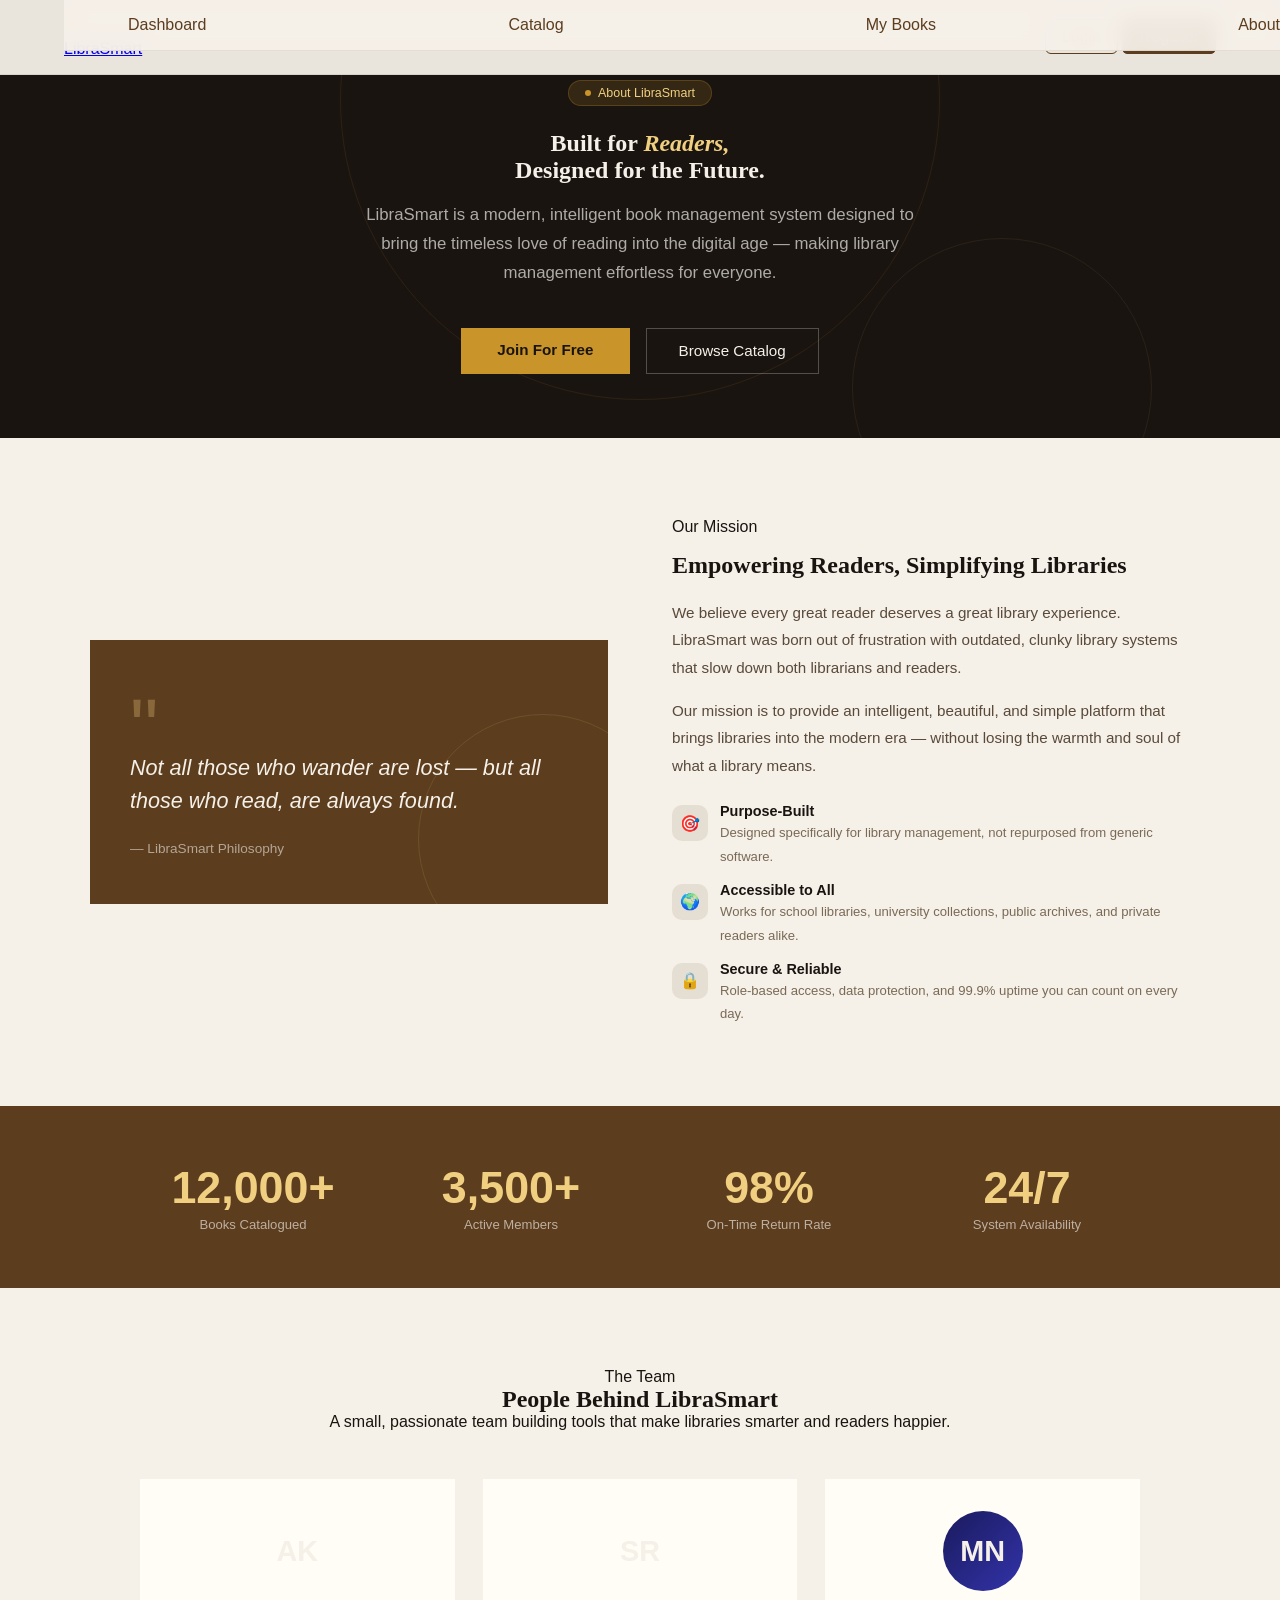
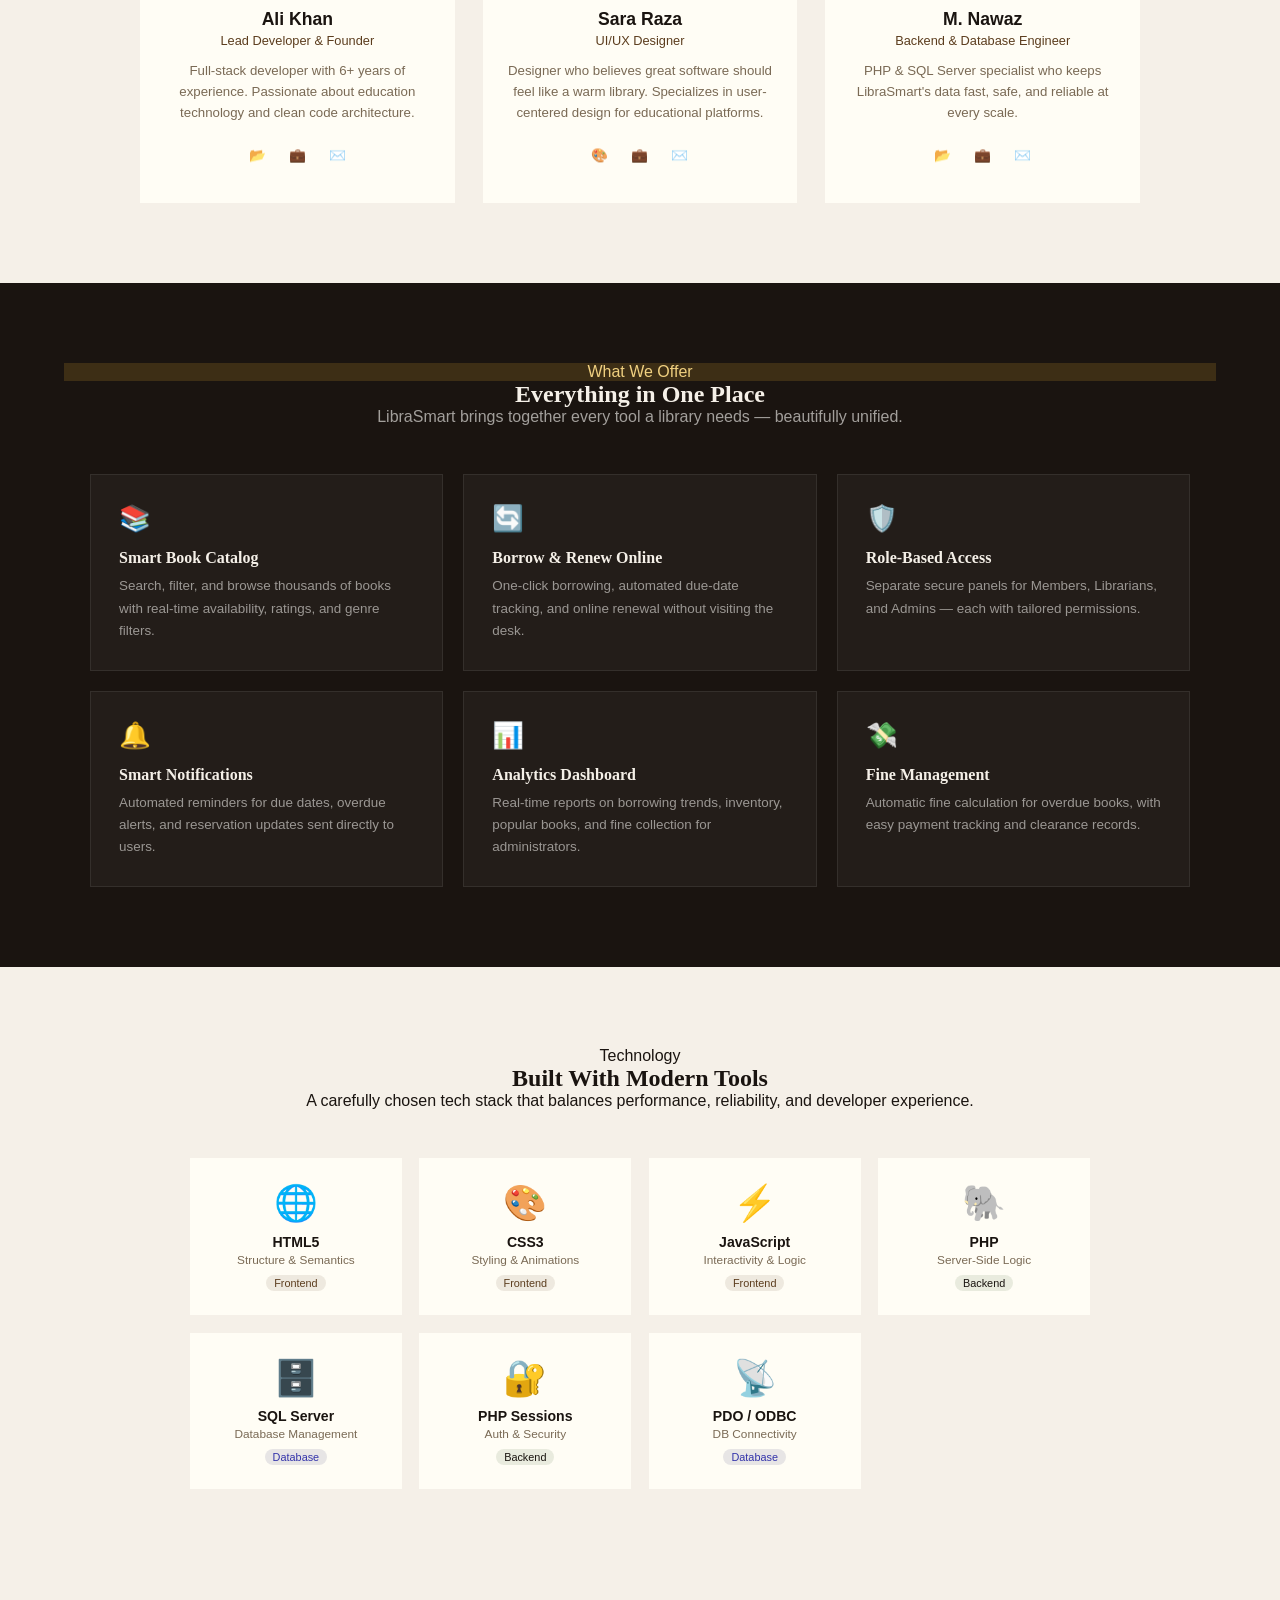
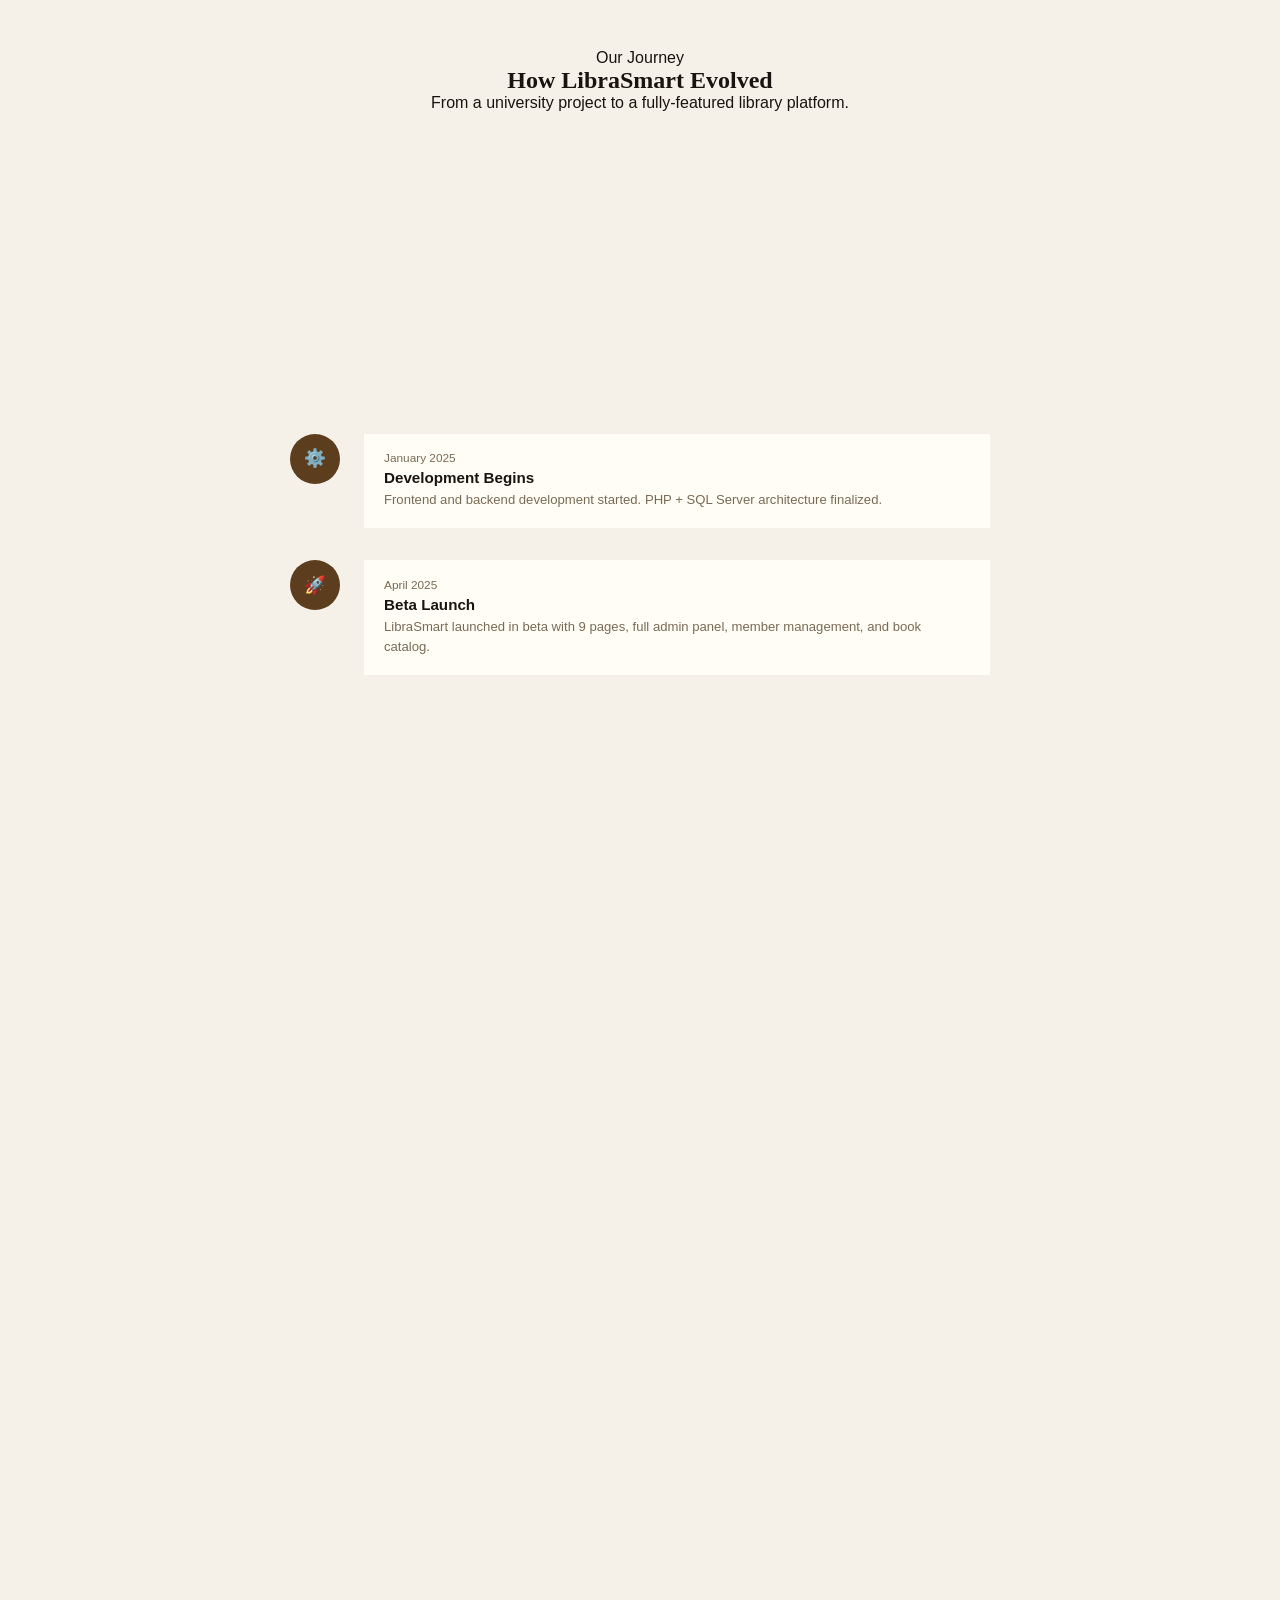
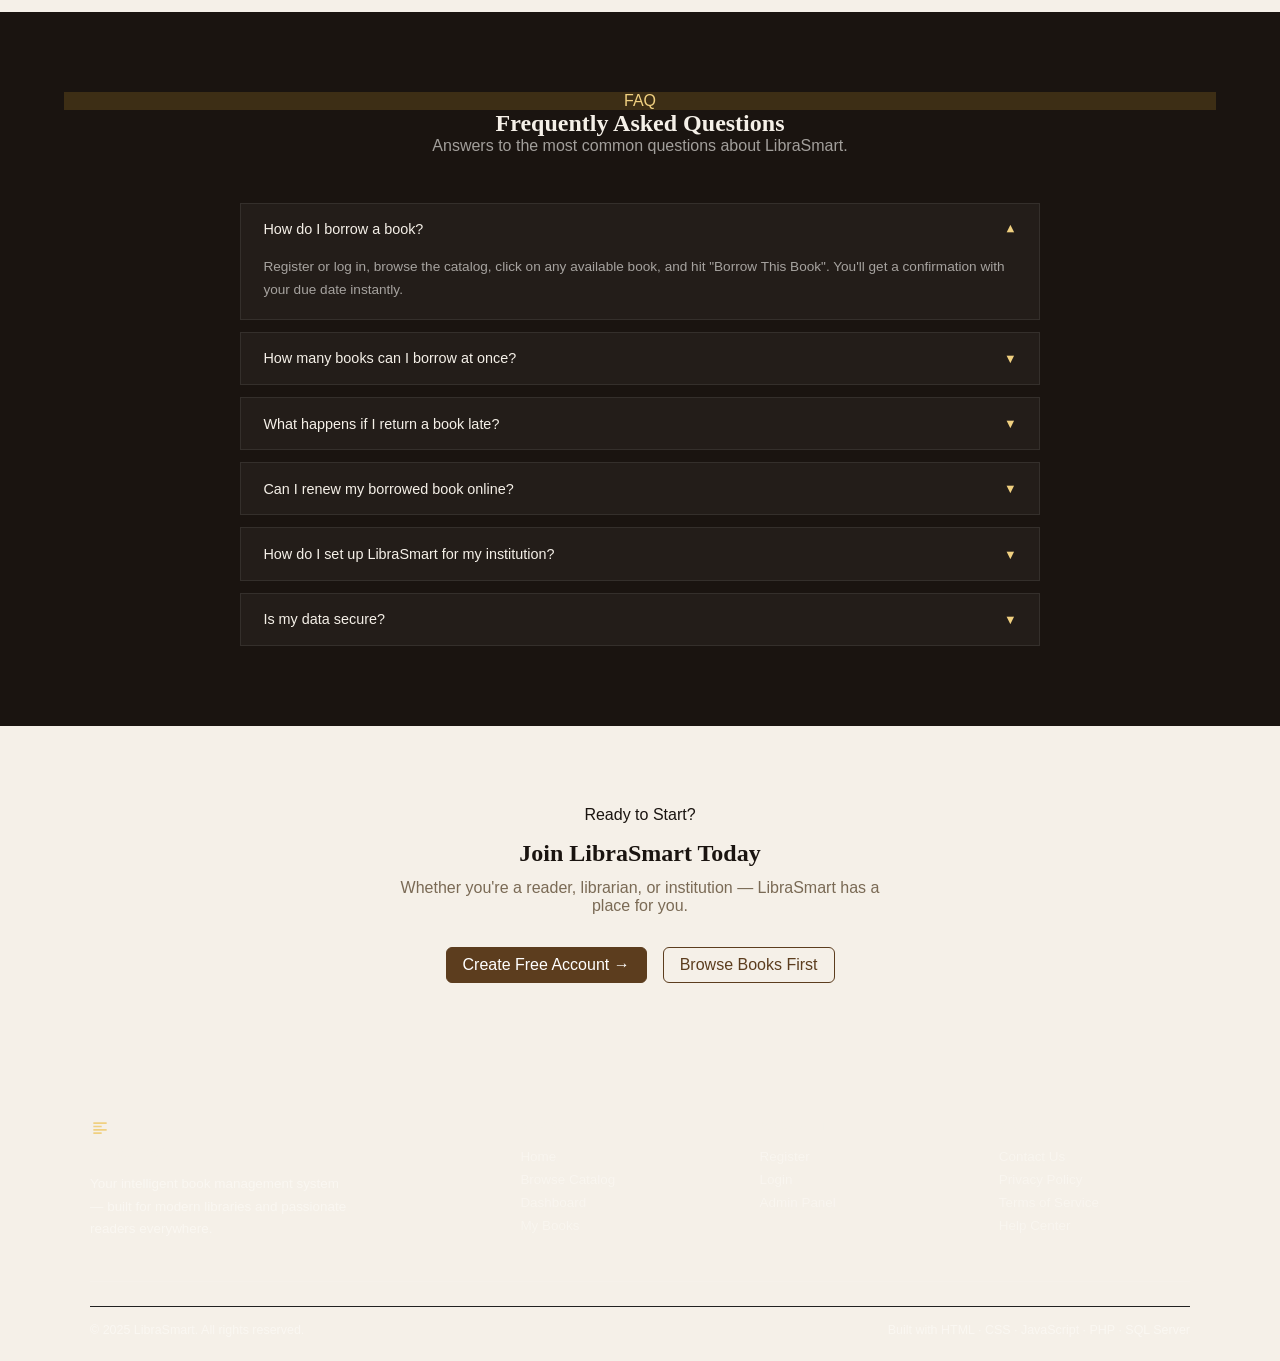
<file: html/about.html>
<!DOCTYPE html>
<html lang="en">
<head>
  <meta charset="UTF-8"/>
  <meta name="viewport" content="width=device-width, initial-scale=1.0"/>
  <title>About — LibraSmart</title>
  <link rel="stylesheet" href="../css/global.css"/>
  <style>
    .page-wrapper { padding-top: var(--nav-h); background: var(--cream); }

    /* ── HERO ── */
    .about-hero {
      background: var(--dark); color: var(--cream);
      padding: 5rem 5% 4rem; text-align: center;
      position: relative; overflow: hidden;
    }
    .about-hero::before {
      content: ''; position: absolute;
      width: 600px; height: 600px; border-radius: 50%;
      border: 1px solid rgba(201,149,42,0.1);
      top: -200px; left: 50%; transform: translateX(-50%);
    }
    .about-hero::after {
      content: ''; position: absolute;
      width: 300px; height: 300px; border-radius: 50%;
      border: 1px solid rgba(240,208,128,0.07);
      bottom: -100px; right: 10%;
    }
    .hero-tag-dark {
      display: inline-flex; align-items: center; gap: 7px;
      background: rgba(201,149,42,0.15); border: 1px solid rgba(201,149,42,0.25);
      color: var(--gold-light); border-radius: 20px;
      padding: 0.3rem 1rem; font-size: 0.78rem; font-weight: 500;
      margin-bottom: 1.5rem; position: relative; z-index: 1;
    }
    .about-hero h1 { position: relative; z-index: 1; color: var(--cream); margin-bottom: 1rem; }
    .about-hero h1 em { color: var(--gold-light); font-style: italic; }
    .about-hero p {
      position: relative; z-index: 1;
      color: rgba(254,252,248,0.65); font-size: 1.05rem;
      max-width: 560px; margin: 0 auto 2.5rem; line-height: 1.75;
    }
    .hero-btns { display: flex; gap: 1rem; justify-content: center; position: relative; z-index: 1; }
    .btn-gold-lg { padding: 0.85rem 2.25rem; background: var(--gold); color: var(--dark); border: none; border-radius: var(--radius-md); font-family: var(--font-sans); font-size: 0.95rem; font-weight: 600; cursor: pointer; text-decoration: none; transition: all 0.22s; }
    .btn-gold-lg:hover { background: var(--gold-light); transform: translateY(-1px); }
    .btn-border-lg { padding: 0.85rem 2rem; background: transparent; color: var(--cream); border: 1.5px solid rgba(254,252,248,0.25); border-radius: var(--radius-md); font-family: var(--font-sans); font-size: 0.95rem; font-weight: 500; cursor: pointer; text-decoration: none; transition: all 0.22s; }
    .btn-border-lg:hover { border-color: var(--cream); }

    /* ── MISSION ── */
    .mission-section { padding: 5rem 5%; }
    .mission-grid { max-width: 1100px; margin: 0 auto; display: grid; grid-template-columns: 1fr 1fr; gap: 4rem; align-items: center; }
    .mission-visual {
      background: var(--brown); border-radius: var(--radius-xl);
      padding: 3rem 2.5rem; color: var(--cream); position: relative; overflow: hidden;
    }
    .mission-visual::before {
      content: ''; position: absolute; width: 250px; height: 250px;
      border-radius: 50%; border: 1px solid rgba(240,208,128,0.12);
      bottom: -60px; right: -60px;
    }
    .mission-visual .big-quote {
      font-family: var(--font-serif); font-size: 5rem; color: var(--gold-light); opacity: 0.3;
      line-height: 1; margin-bottom: -1rem;
    }
    .mission-visual blockquote {
      font-family: var(--font-serif); font-size: 1.35rem; font-style: italic;
      line-height: 1.5; color: var(--cream); margin-bottom: 1.5rem;
      position: relative; z-index: 1;
    }
    .mission-visual .quote-author { font-size: 0.85rem; color: rgba(254,252,248,0.55); font-weight: 500; position: relative; z-index: 1; }
    .mission-text .section-label { margin-bottom: 1rem; }
    .mission-text h2 { margin-bottom: 1.25rem; }
    .mission-text p { color: #5A4A3A; font-size: 0.95rem; line-height: 1.8; margin-bottom: 1rem; }
    .mission-points { margin-top: 1.5rem; display: flex; flex-direction: column; gap: 0.85rem; }
    .mission-point { display: flex; align-items: flex-start; gap: 12px; }
    .mp-icon { width: 36px; height: 36px; border-radius: 10px; background: rgba(92,61,30,0.1); display: flex; align-items: center; justify-content: center; font-size: 1rem; flex-shrink: 0; margin-top: 2px; }
    .mp-text h4 { font-size: 0.9rem; font-weight: 600; color: var(--dark); margin-bottom: 2px; }
    .mp-text p { font-size: 0.82rem; color: var(--text-muted); margin: 0; }

    /* ── STATS BAND ── */
    .stats-band { background: var(--brown); padding: 3.5rem 5%; }
    .stats-inner { max-width: 1000px; margin: 0 auto; display: grid; grid-template-columns: repeat(4,1fr); gap: 2rem; text-align: center; }
    .sb-num { font-family: var(--font-serif); font-size: 2.8rem; font-weight: 700; color: var(--gold-light); display: block; }
    .sb-lbl { font-size: 0.82rem; color: rgba(254,252,248,0.6); margin-top: 4px; }

    /* ── TEAM ── */
    .team-section { padding: 5rem 5%; }
    .team-grid { max-width: 1000px; margin: 0 auto; display: grid; grid-template-columns: repeat(3,1fr); gap: 1.75rem; }
    .team-card {
      background: var(--card-bg); border: 1px solid var(--border);
      border-radius: var(--radius-xl); padding: 2rem 1.5rem;
      text-align: center; transition: all 0.25s;
    }
    .team-card:hover { transform: translateY(-5px); box-shadow: var(--shadow-lg); }
    .team-avatar {
      width: 80px; height: 80px; border-radius: 50%;
      margin: 0 auto 1.1rem; display: flex; align-items: center; justify-content: center;
      font-size: 1.8rem; font-weight: 700; font-family: var(--font-serif);
      color: var(--cream);
    }
    .av1 { background: linear-gradient(135deg, var(--brown), var(--rust)); }
    .av2 { background: linear-gradient(135deg, var(--green), var(--green-light)); }
    .av3 { background: linear-gradient(135deg, #1A1A5E, #3333AA); }
    .team-card h3 { font-family: var(--font-serif); font-size: 1.1rem; margin-bottom: 3px; }
    .team-role { font-size: 0.8rem; color: var(--brown); font-weight: 500; margin-bottom: 0.75rem; }
    .team-bio { font-size: 0.83rem; color: var(--text-muted); line-height: 1.6; margin-bottom: 1rem; }
    .team-socials { display: flex; justify-content: center; gap: 0.5rem; }
    .social-btn { width: 32px; height: 32px; border: 1.5px solid var(--border); border-radius: 50%; display: flex; align-items: center; justify-content: center; font-size: 0.85rem; cursor: pointer; transition: all 0.2s; background: none; }
    .social-btn:hover { border-color: var(--brown); background: rgba(92,61,30,0.07); }

    /* ── FEATURES ── */
    .features-section { padding: 5rem 5%; background: var(--dark); }
    .features-section .section-label { background: rgba(201,149,42,0.2); color: var(--gold-light); }
    .features-section h2 { color: var(--cream); }
    .features-section .section-desc { color: rgba(254,252,248,0.6); }
    .feat-grid { max-width: 1100px; margin: 0 auto; display: grid; grid-template-columns: repeat(3,1fr); gap: 1.25rem; }
    .feat-card {
      background: rgba(254,252,248,0.04); border: 1px solid rgba(254,252,248,0.08);
      border-radius: var(--radius-lg); padding: 1.75rem;
      transition: all 0.25s;
    }
    .feat-card:hover { background: rgba(254,252,248,0.07); border-color: rgba(201,149,42,0.3); transform: translateY(-3px); }
    .feat-card .f-icon { font-size: 1.6rem; margin-bottom: 1rem; }
    .feat-card h3 { color: var(--cream); margin-bottom: 0.5rem; font-size: 1rem; }
    .feat-card p { color: rgba(254,252,248,0.55); font-size: 0.84rem; line-height: 1.65; }

    /* ── TECH STACK ── */
    .tech-section { padding: 5rem 5%; }
    .tech-grid { max-width: 900px; margin: 0 auto; display: grid; grid-template-columns: repeat(4,1fr); gap: 1.1rem; }
    .tech-card {
      background: var(--card-bg); border: 1px solid var(--border);
      border-radius: var(--radius-lg); padding: 1.5rem 1rem;
      text-align: center; transition: all 0.22s;
    }
    .tech-card:hover { border-color: var(--brown); transform: translateY(-3px); box-shadow: var(--shadow-md); }
    .tech-icon { font-size: 2.2rem; margin-bottom: 0.6rem; }
    .tech-name { font-weight: 600; font-size: 0.88rem; margin-bottom: 3px; }
    .tech-type { font-size: 0.74rem; color: var(--text-muted); }
    .tech-badge { display: inline-block; margin-top: 0.5rem; padding: 2px 8px; border-radius: 20px; font-size: 0.68rem; font-weight: 500; }
    .tb-front { background: rgba(92,61,30,0.1); color: var(--brown); }
    .tb-back  { background: rgba(45,80,22,0.1); color: var(--green-light); }
    .tb-db    { background: rgba(26,26,94,0.1); color: #3333AA; }

    /* ── TIMELINE ── */
    .timeline-section { padding: 5rem 5%; background: var(--cream-dark); }
    .timeline { max-width: 700px; margin: 0 auto; position: relative; }
    .timeline::before { content: ''; position: absolute; left: 24px; top: 0; bottom: 0; width: 2px; background: var(--border); }
    .tl-item { display: flex; gap: 1.5rem; margin-bottom: 2rem; position: relative; }
    .tl-dot { width: 50px; height: 50px; border-radius: 50%; background: var(--brown); color: var(--cream); display: flex; align-items: center; justify-content: center; font-size: 1.1rem; flex-shrink: 0; position: relative; z-index: 1; border: 3px solid var(--cream-dark); }
    .tl-dot.future { background: var(--cream-dark); border: 2px dashed var(--border-dark); font-size: 0.85rem; color: var(--text-muted); }
    .tl-content { background: var(--card-bg); border: 1px solid var(--border); border-radius: var(--radius-md); padding: 1.1rem 1.25rem; flex: 1; }
    .tl-date { font-size: 0.74rem; color: var(--text-muted); font-weight: 500; margin-bottom: 4px; }
    .tl-content h4 { font-family: var(--font-serif); font-size: 0.95rem; font-weight: 600; margin-bottom: 4px; }
    .tl-content p { font-size: 0.82rem; color: var(--text-muted); line-height: 1.55; }

    /* ── CONTACT ── */
    .contact-section { padding: 5rem 5%; }
    .contact-grid { max-width: 1000px; margin: 0 auto; display: grid; grid-template-columns: 1fr 1.3fr; gap: 3rem; align-items: start; }
    .contact-info h2 { margin-bottom: 0.75rem; }
    .contact-info p { color: var(--text-muted); font-size: 0.92rem; line-height: 1.75; margin-bottom: 2rem; }
    .contact-items { display: flex; flex-direction: column; gap: 1rem; }
    .contact-item { display: flex; align-items: flex-start; gap: 14px; }
    .ci-icon { width: 42px; height: 42px; border-radius: 12px; background: rgba(92,61,30,0.1); display: flex; align-items: center; justify-content: center; font-size: 1.1rem; flex-shrink: 0; }
    .ci-text h4 { font-size: 0.88rem; font-weight: 600; color: var(--dark); margin-bottom: 2px; }
    .ci-text p { font-size: 0.82rem; color: var(--text-muted); margin: 0; }
    .ci-text a { color: var(--brown); text-decoration: none; font-weight: 500; }

    /* CONTACT FORM */
    .contact-form { background: var(--card-bg); border: 1px solid var(--border); border-radius: var(--radius-xl); padding: 2rem; }
    .contact-form h3 { font-family: var(--font-serif); font-size: 1.2rem; margin-bottom: 1.5rem; }
    .cf-field { margin-bottom: 1rem; }
    .cf-label { display: block; font-size: 0.8rem; font-weight: 500; color: var(--brown); margin-bottom: 5px; }
    .cf-input { width: 100%; padding: 0.7rem 1rem; border: 1.5px solid var(--border); border-radius: var(--radius-sm); background: var(--cream); font-size: 0.88rem; font-family: var(--font-sans); outline: none; transition: border-color 0.2s; }
    .cf-input:focus { border-color: var(--brown); box-shadow: 0 0 0 3px rgba(92,61,30,0.08); }
    .cf-row { display: grid; grid-template-columns: 1fr 1fr; gap: 0.9rem; }
    textarea.cf-input { resize: vertical; min-height: 110px; }
    .cf-submit { width: 100%; padding: 0.85rem; background: var(--brown); color: var(--cream); border: none; border-radius: var(--radius-md); font-family: var(--font-sans); font-size: 0.95rem; font-weight: 600; cursor: pointer; transition: all 0.22s; margin-top: 0.5rem; }
    .cf-submit:hover { background: var(--dark); transform: translateY(-1px); box-shadow: var(--shadow-md); }

    /* ── FAQ ── */
    .faq-section { padding: 5rem 5%; background: var(--dark); }
    .faq-section h2 { color: var(--cream); }
    .faq-section .section-label { background: rgba(201,149,42,0.2); color: var(--gold-light); }
    .faq-section .section-desc { color: rgba(254,252,248,0.6); }
    .faq-grid { max-width: 800px; margin: 0 auto; display: flex; flex-direction: column; gap: 0.75rem; }
    .faq-item { background: rgba(254,252,248,0.04); border: 1px solid rgba(254,252,248,0.08); border-radius: var(--radius-md); overflow: hidden; }
    .faq-q { display: flex; justify-content: space-between; align-items: center; padding: 1.1rem 1.4rem; cursor: pointer; font-size: 0.9rem; font-weight: 500; color: var(--cream); transition: background 0.2s; }
    .faq-q:hover { background: rgba(255,255,255,0.04); }
    .faq-arrow { font-size: 0.8rem; color: var(--gold-light); transition: transform 0.25s; }
    .faq-a { display: none; padding: 0 1.4rem 1.1rem; font-size: 0.85rem; color: rgba(254,252,248,0.6); line-height: 1.7; }
    .faq-item.open .faq-arrow { transform: rotate(180deg); }
    .faq-item.open .faq-a { display: block; }

    /* ── CTA ── */
    .cta-strip { padding: 5rem 5%; text-align: center; background: var(--cream-dark); }
    .cta-strip h2 { margin-bottom: 0.75rem; }
    .cta-strip p { color: var(--text-muted); max-width: 480px; margin: 0 auto 2rem; }
    .cta-strip .cta-btns { display: flex; gap: 1rem; justify-content: center; flex-wrap: wrap; }

    /* ── FOOTER ── */
    footer { background: var(--dark-2); color: rgba(254,252,248,0.6); padding: 3.5rem 5% 1.5rem; }
    .footer-inner { max-width: 1100px; margin: 0 auto; display: grid; grid-template-columns: 2fr 1fr 1fr 1fr; gap: 3rem; padding-bottom: 2.5rem; border-bottom: 1px solid rgba(254,252,248,0.07); }
    .footer-brand p { font-size: 0.84rem; line-height: 1.7; max-width: 260px; margin-top: 0.75rem; }
    .footer-col h5 { font-weight: 600; font-size: 0.78rem; color: var(--cream); text-transform: uppercase; letter-spacing: 0.06em; margin-bottom: 1rem; }
    .footer-col a { display: block; font-size: 0.84rem; color: rgba(254,252,248,0.5); margin-bottom: 0.5rem; transition: color 0.2s; text-decoration: none; }
    .footer-col a:hover { color: var(--gold-light); }
    .footer-bottom { max-width: 1100px; margin: 1.5rem auto 0; display: flex; justify-content: space-between; align-items: center; font-size: 0.78rem; }

    /* ── ANIMATIONS ── */
    .fade-up { opacity: 0; transform: translateY(22px); transition: opacity 0.55s, transform 0.55s; }
    .fade-up.visible { opacity: 1; transform: translateY(0); }

    /* ── SUCCESS MSG ── */
    .form-success { display: none; text-align: center; padding: 2rem; }
    .form-success .icon { font-size: 3rem; margin-bottom: 0.75rem; }
    .form-success h3 { font-family: var(--font-serif); margin-bottom: 0.5rem; }
    .form-success p { color: var(--text-muted); font-size: 0.88rem; }

    @media (max-width: 900px) {
      .mission-grid  { grid-template-columns: 1fr; }
      .team-grid     { grid-template-columns: 1fr 1fr; }
      .feat-grid     { grid-template-columns: 1fr 1fr; }
      .tech-grid     { grid-template-columns: repeat(2,1fr); }
      .contact-grid  { grid-template-columns: 1fr; }
      .stats-inner   { grid-template-columns: repeat(2,1fr); }
      .footer-inner  { grid-template-columns: 1fr 1fr; }
    }
    @media (max-width: 580px) {
      .team-grid  { grid-template-columns: 1fr; }
      .feat-grid  { grid-template-columns: 1fr; }
      .cf-row     { grid-template-columns: 1fr; }
      .footer-inner { grid-template-columns: 1fr; }
    }
  </style>
</head>
<body>

<!-- ── NAV ── -->
<nav class="navbar">
  <a href="index.html" class="nav-logo">
    <div class="nav-logo-icon"><svg width="20" height="20" viewBox="0 0 24 24" fill="#F0D080"><path d="M4 4h16v2H4zm0 4h10v2H4zm0 4h16v2H4zm0 4h10v2H4z"/></svg></div>
    LibraSmart
  </a>
  <nav class="nav-links">
    <a href="dashboard.html">Dashboard</a>
    <a href="catalog.html">Catalog</a>
    <a href="my-books.html">My Books</a>
    <a href="about.html" class="active">About</a>
  </nav>
  <div class="nav-actions">
    <a href="login.html" class="btn btn-outline btn-sm">Login</a>
    <a href="register.html" class="btn btn-primary btn-sm">Register</a>
  </div>
</nav>

<div class="page-wrapper">

  <!-- ── HERO ── -->
  <section class="about-hero">
    <div class="hero-tag-dark"><span style="width:6px;height:6px;background:var(--gold);border-radius:50%;"></span>About LibraSmart</div>
    <h1>Built for <em>Readers,</em><br/>Designed for the Future.</h1>
    <p>LibraSmart is a modern, intelligent book management system designed to bring the timeless love of reading into the digital age — making library management effortless for everyone.</p>
    <div class="hero-btns">
      <a href="register.html" class="btn-gold-lg">Join For Free</a>
      <a href="catalog.html" class="btn-border-lg">Browse Catalog</a>
    </div>
  </section>

  <!-- ── MISSION ── -->
  <section class="mission-section">
    <div class="mission-grid">
      <div class="mission-visual fade-up">
        <div class="big-quote">"</div>
        <blockquote>Not all those who wander are lost — but all those who read, are always found.</blockquote>
        <div class="quote-author">— LibraSmart Philosophy</div>
      </div>
      <div class="mission-text fade-up">
        <div class="section-label">Our Mission</div>
        <h2>Empowering Readers, Simplifying Libraries</h2>
        <p>We believe every great reader deserves a great library experience. LibraSmart was born out of frustration with outdated, clunky library systems that slow down both librarians and readers.</p>
        <p>Our mission is to provide an intelligent, beautiful, and simple platform that brings libraries into the modern era — without losing the warmth and soul of what a library means.</p>
        <div class="mission-points">
          <div class="mission-point">
            <div class="mp-icon">🎯</div>
            <div class="mp-text"><h4>Purpose-Built</h4><p>Designed specifically for library management, not repurposed from generic software.</p></div>
          </div>
          <div class="mission-point">
            <div class="mp-icon">🌍</div>
            <div class="mp-text"><h4>Accessible to All</h4><p>Works for school libraries, university collections, public archives, and private readers alike.</p></div>
          </div>
          <div class="mission-point">
            <div class="mp-icon">🔒</div>
            <div class="mp-text"><h4>Secure & Reliable</h4><p>Role-based access, data protection, and 99.9% uptime you can count on every day.</p></div>
          </div>
        </div>
      </div>
    </div>
  </section>

  <!-- ── STATS ── -->
  <section class="stats-band">
    <div class="stats-inner">
      <div class="fade-up"><span class="sb-num">12,000+</span><div class="sb-lbl">Books Catalogued</div></div>
      <div class="fade-up"><span class="sb-num">3,500+</span><div class="sb-lbl">Active Members</div></div>
      <div class="fade-up"><span class="sb-num">98%</span><div class="sb-lbl">On-Time Return Rate</div></div>
      <div class="fade-up"><span class="sb-num">24/7</span><div class="sb-lbl">System Availability</div></div>
    </div>
  </section>

  <!-- ── TEAM ── -->
  <section class="team-section">
    <div class="section-header center">
      <div class="section-label">The Team</div>
      <h2 class="section-title">People Behind LibraSmart</h2>
      <p class="section-desc">A small, passionate team building tools that make libraries smarter and readers happier.</p>
    </div>
    <div class="team-grid">
      <div class="team-card fade-up">
        <div class="team-avatar av1">AK</div>
        <h3>Ali Khan</h3>
        <div class="team-role">Lead Developer & Founder</div>
        <p class="team-bio">Full-stack developer with 6+ years of experience. Passionate about education technology and clean code architecture.</p>
        <div class="team-socials">
          <button class="social-btn" title="GitHub">📂</button>
          <button class="social-btn" title="LinkedIn">💼</button>
          <button class="social-btn" title="Email">✉️</button>
        </div>
      </div>
      <div class="team-card fade-up">
        <div class="team-avatar av2">SR</div>
        <h3>Sara Raza</h3>
        <div class="team-role">UI/UX Designer</div>
        <p class="team-bio">Designer who believes great software should feel like a warm library. Specializes in user-centered design for educational platforms.</p>
        <div class="team-socials">
          <button class="social-btn" title="Dribbble">🎨</button>
          <button class="social-btn" title="LinkedIn">💼</button>
          <button class="social-btn" title="Email">✉️</button>
        </div>
      </div>
      <div class="team-card fade-up">
        <div class="team-avatar av3">MN</div>
        <h3>M. Nawaz</h3>
        <div class="team-role">Backend & Database Engineer</div>
        <p class="team-bio">PHP & SQL Server specialist who keeps LibraSmart's data fast, safe, and reliable at every scale.</p>
        <div class="team-socials">
          <button class="social-btn" title="GitHub">📂</button>
          <button class="social-btn" title="LinkedIn">💼</button>
          <button class="social-btn" title="Email">✉️</button>
        </div>
      </div>
    </div>
  </section>

  <!-- ── FEATURES DARK ── -->
  <section class="features-section">
    <div class="section-header center" style="margin-bottom:3rem;">
      <div class="section-label">What We Offer</div>
      <h2 class="section-title">Everything in One Place</h2>
      <p class="section-desc">LibraSmart brings together every tool a library needs — beautifully unified.</p>
    </div>
    <div class="feat-grid">
      <div class="feat-card fade-up"><div class="f-icon">📚</div><h3>Smart Book Catalog</h3><p>Search, filter, and browse thousands of books with real-time availability, ratings, and genre filters.</p></div>
      <div class="feat-card fade-up"><div class="f-icon">🔄</div><h3>Borrow & Renew Online</h3><p>One-click borrowing, automated due-date tracking, and online renewal without visiting the desk.</p></div>
      <div class="feat-card fade-up"><div class="f-icon">🛡️</div><h3>Role-Based Access</h3><p>Separate secure panels for Members, Librarians, and Admins — each with tailored permissions.</p></div>
      <div class="feat-card fade-up"><div class="f-icon">🔔</div><h3>Smart Notifications</h3><p>Automated reminders for due dates, overdue alerts, and reservation updates sent directly to users.</p></div>
      <div class="feat-card fade-up"><div class="f-icon">📊</div><h3>Analytics Dashboard</h3><p>Real-time reports on borrowing trends, inventory, popular books, and fine collection for administrators.</p></div>
      <div class="feat-card fade-up"><div class="f-icon">💸</div><h3>Fine Management</h3><p>Automatic fine calculation for overdue books, with easy payment tracking and clearance records.</p></div>
    </div>
  </section>

  <!-- ── TECH STACK ── -->
  <section class="tech-section">
    <div class="section-header center">
      <div class="section-label">Technology</div>
      <h2 class="section-title">Built With Modern Tools</h2>
      <p class="section-desc">A carefully chosen tech stack that balances performance, reliability, and developer experience.</p>
    </div>
    <div class="tech-grid">
      <div class="tech-card fade-up">
        <div class="tech-icon">🌐</div>
        <div class="tech-name">HTML5</div>
        <div class="tech-type">Structure & Semantics</div>
        <div class="tech-badge tb-front">Frontend</div>
      </div>
      <div class="tech-card fade-up">
        <div class="tech-icon">🎨</div>
        <div class="tech-name">CSS3</div>
        <div class="tech-type">Styling & Animations</div>
        <div class="tech-badge tb-front">Frontend</div>
      </div>
      <div class="tech-card fade-up">
        <div class="tech-icon">⚡</div>
        <div class="tech-name">JavaScript</div>
        <div class="tech-type">Interactivity & Logic</div>
        <div class="tech-badge tb-front">Frontend</div>
      </div>
      <div class="tech-card fade-up">
        <div class="tech-icon">🐘</div>
        <div class="tech-name">PHP</div>
        <div class="tech-type">Server-Side Logic</div>
        <div class="tech-badge tb-back">Backend</div>
      </div>
      <div class="tech-card fade-up">
        <div class="tech-icon">🗄️</div>
        <div class="tech-name">SQL Server</div>
        <div class="tech-type">Database Management</div>
        <div class="tech-badge tb-db">Database</div>
      </div>
      <div class="tech-card fade-up">
        <div class="tech-icon">🔐</div>
        <div class="tech-name">PHP Sessions</div>
        <div class="tech-type">Auth & Security</div>
        <div class="tech-badge tb-back">Backend</div>
      </div>
      <div class="tech-card fade-up">
        <div class="tech-icon">📡</div>
        <div class="tech-name">PDO / ODBC</div>
        <div class="tech-type">DB Connectivity</div>
        <div class="tech-badge tb-db">Database</div>
      </div>
      <div class="tech-card fade-up">
        <div class="tech-icon">🛡️</div>
        <div class="tech-name">HTTPS / SSL</div>
        <div class="tech-type">Secure Deployment</div>
        <div class="tech-badge tb-back">Security</div>
      </div>
    </div>
  </section>

  <!-- ── TIMELINE ── -->
  <section class="timeline-section">
    <div class="section-header center">
      <div class="section-label">Our Journey</div>
      <h2 class="section-title">How LibraSmart Evolved</h2>
      <p class="section-desc">From a university project to a fully-featured library platform.</p>
    </div>
    <div class="timeline">
      <div class="tl-item fade-up">
        <div class="tl-dot">💡</div>
        <div class="tl-content">
          <div class="tl-date">September 2024</div>
          <h4>The Idea</h4>
          <p>LibraSmart started as a final-year project to modernize our university's outdated library register system.</p>
        </div>
      </div>
      <div class="tl-item fade-up">
        <div class="tl-dot">🎨</div>
        <div class="tl-content">
          <div class="tl-date">November 2024</div>
          <h4>Design Phase</h4>
          <p>Complete UI/UX design completed. User personas, wireframes, and the brand identity established.</p>
        </div>
      </div>
      <div class="tl-item fade-up">
        <div class="tl-dot">⚙️</div>
        <div class="tl-content">
          <div class="tl-date">January 2025</div>
          <h4>Development Begins</h4>
          <p>Frontend and backend development started. PHP + SQL Server architecture finalized.</p>
        </div>
      </div>
      <div class="tl-item fade-up">
        <div class="tl-dot">🚀</div>
        <div class="tl-content">
          <div class="tl-date">April 2025</div>
          <h4>Beta Launch</h4>
          <p>LibraSmart launched in beta with 9 pages, full admin panel, member management, and book catalog.</p>
        </div>
      </div>
      <div class="tl-item fade-up">
        <div class="tl-dot future">📅</div>
        <div class="tl-content">
          <div class="tl-date">Coming Soon</div>
          <h4>Mobile App & Email Notifications</h4>
          <p>Mobile-responsive PWA and automated email notification system planned for the next release.</p>
        </div>
      </div>
    </div>
  </section>

  <!-- ── CONTACT ── -->
  <section class="contact-section" id="contact">
    <div class="contact-grid">
      <div class="contact-info fade-up">
        <div class="section-label">Get In Touch</div>
        <h2>We'd Love to Hear From You</h2>
        <p>Have a question, suggestion, or want to set up LibraSmart for your institution? Send us a message and our team will get back to you within 24 hours.</p>
        <div class="contact-items">
          <div class="contact-item">
            <div class="ci-icon">📍</div>
            <div class="ci-text"><h4>Location</h4><p>Rawalpindi, Punjab, Pakistan</p></div>
          </div>
          <div class="contact-item">
            <div class="ci-icon">✉️</div>
            <div class="ci-text"><h4>Email</h4><p><a href="mailto:support@librasmart.com">support@librasmart.com</a></p></div>
          </div>
          <div class="contact-item">
            <div class="ci-icon">📱</div>
            <div class="ci-text"><h4>Phone</h4><p><a href="tel:+923000000000">+92 300 0000000</a></p></div>
          </div>
          <div class="contact-item">
            <div class="ci-icon">🕐</div>
            <div class="ci-text"><h4>Office Hours</h4><p>Mon–Fri, 9:00 AM – 5:00 PM (PKT)</p></div>
          </div>
        </div>
      </div>

      <div class="contact-form fade-up" id="contactFormWrap">
        <h3>Send a Message</h3>
        <div id="contactForm">
          <div class="cf-row">
            <div class="cf-field"><label class="cf-label">First Name *</label><input class="cf-input" type="text" placeholder="John"/></div>
            <div class="cf-field"><label class="cf-label">Last Name *</label><input class="cf-input" type="text" placeholder="Doe"/></div>
          </div>
          <div class="cf-field"><label class="cf-label">Email Address *</label><input class="cf-input" type="email" placeholder="john@example.com"/></div>
          <div class="cf-field"><label class="cf-label">Subject</label>
            <select class="cf-input">
              <option>General Inquiry</option>
              <option>Technical Support</option>
              <option>Feature Request</option>
              <option>Report a Bug</option>
              <option>Partnership / Institution Setup</option>
            </select>
          </div>
          <div class="cf-field"><label class="cf-label">Message *</label><textarea class="cf-input" placeholder="Write your message here…"></textarea></div>
          <button class="cf-submit" onclick="submitContact()">📨 Send Message</button>
        </div>
        <div class="form-success" id="formSuccess">
          <div class="icon">🎉</div>
          <h3>Message Sent!</h3>
          <p>Thanks for reaching out. We'll reply to your email within 24 hours.</p>
        </div>
      </div>
    </div>
  </section>

  <!-- ── FAQ ── -->
  <section class="faq-section">
    <div class="section-header center" style="margin-bottom:3rem;">
      <div class="section-label">FAQ</div>
      <h2 class="section-title">Frequently Asked Questions</h2>
      <p class="section-desc">Answers to the most common questions about LibraSmart.</p>
    </div>
    <div class="faq-grid">
      <div class="faq-item open">
        <div class="faq-q" onclick="toggleFaq(this)">How do I borrow a book?<span class="faq-arrow">▼</span></div>
        <div class="faq-a">Register or log in, browse the catalog, click on any available book, and hit "Borrow This Book". You'll get a confirmation with your due date instantly.</div>
      </div>
      <div class="faq-item">
        <div class="faq-q" onclick="toggleFaq(this)">How many books can I borrow at once?<span class="faq-arrow">▼</span></div>
        <div class="faq-a">By default, members can borrow up to 5 books simultaneously. Your institution's librarian can adjust this limit based on your membership tier.</div>
      </div>
      <div class="faq-item">
        <div class="faq-q" onclick="toggleFaq(this)">What happens if I return a book late?<span class="faq-arrow">▼</span></div>
        <div class="faq-a">A fine of PKR 2 per day per book is charged for late returns. Fines must be cleared before borrowing new books. You can renew online before your due date to avoid fines.</div>
      </div>
      <div class="faq-item">
        <div class="faq-q" onclick="toggleFaq(this)">Can I renew my borrowed book online?<span class="faq-arrow">▼</span></div>
        <div class="faq-a">Yes! Go to "My Books", find the book, and click "Renew". Each book can be renewed once, adding 14 more days to your loan period — as long as no one has reserved it.</div>
      </div>
      <div class="faq-item">
        <div class="faq-q" onclick="toggleFaq(this)">How do I set up LibraSmart for my institution?<span class="faq-arrow">▼</span></div>
        <div class="faq-a">Contact us via the form above or email support@librasmart.com. We'll help you configure the system, import your existing catalog, and set up admin accounts for your team.</div>
      </div>
      <div class="faq-item">
        <div class="faq-q" onclick="toggleFaq(this)">Is my data secure?<span class="faq-arrow">▼</span></div>
        <div class="faq-a">Absolutely. All data is stored securely in a SQL Server database with encrypted connections. Passwords are hashed and sessions are protected. We never share your data with third parties.</div>
      </div>
    </div>
  </section>

  <!-- ── CTA STRIP ── -->
  <section class="cta-strip">
    <div class="section-label" style="display:inline-block; margin-bottom:1rem;">Ready to Start?</div>
    <h2>Join LibraSmart Today</h2>
    <p>Whether you're a reader, librarian, or institution — LibraSmart has a place for you.</p>
    <div class="cta-btns">
      <a href="register.html" class="btn btn-primary btn-lg">Create Free Account →</a>
      <a href="catalog.html" class="btn btn-outline btn-lg">Browse Books First</a>
    </div>
  </section>

</div><!-- end page-wrapper -->

<!-- ── FOOTER ── -->
<footer>
  <div class="footer-inner">
    <div class="footer-brand">
      <a href="index.html" class="nav-logo" style="color:var(--cream);">
        <div class="nav-logo-icon"><svg width="20" height="20" viewBox="0 0 24 24" fill="#F0D080"><path d="M4 4h16v2H4zm0 4h10v2H4zm0 4h16v2H4zm0 4h10v2H4z"/></svg></div>
        LibraSmart
      </a>
      <p>Your intelligent book management system — built for modern libraries and passionate readers everywhere.</p>
    </div>
    <div class="footer-col">
      <h5>Navigation</h5>
      <a href="index.html">Home</a>
      <a href="catalog.html">Browse Catalog</a>
      <a href="dashboard.html">Dashboard</a>
      <a href="my-books.html">My Books</a>
    </div>
    <div class="footer-col">
      <h5>Account</h5>
      <a href="register.html">Register</a>
      <a href="login.html">Login</a>
      <a href="admin.html">Admin Panel</a>
    </div>
    <div class="footer-col">
      <h5>Support</h5>
      <a href="#contact">Contact Us</a>
      <a href="#">Privacy Policy</a>
      <a href="#">Terms of Service</a>
      <a href="#">Help Center</a>
    </div>
  </div>
  <div class="footer-bottom">
    <span>© 2025 LibraSmart. All rights reserved.</span>
    <span>Built with HTML · CSS · JavaScript · PHP · SQL Server</span>
  </div>
</footer>

<script>
  // FAQ toggle
  function toggleFaq(el) {
    const item = el.parentElement;
    item.classList.toggle('open');
  }

  // Contact form submit
  function submitContact() {
    document.getElementById('contactForm').style.display = 'none';
    document.getElementById('formSuccess').style.display = 'block';
  }

  // Scroll animations
  const obs = new IntersectionObserver((entries) => {
    entries.forEach((e, i) => {
      if (e.isIntersecting) setTimeout(() => e.target.classList.add('visible'), i * 80);
    });
  }, { threshold: 0.1 });
  document.querySelectorAll('.fade-up').forEach(el => obs.observe(el));
</script>
</body>
</html>
</file>
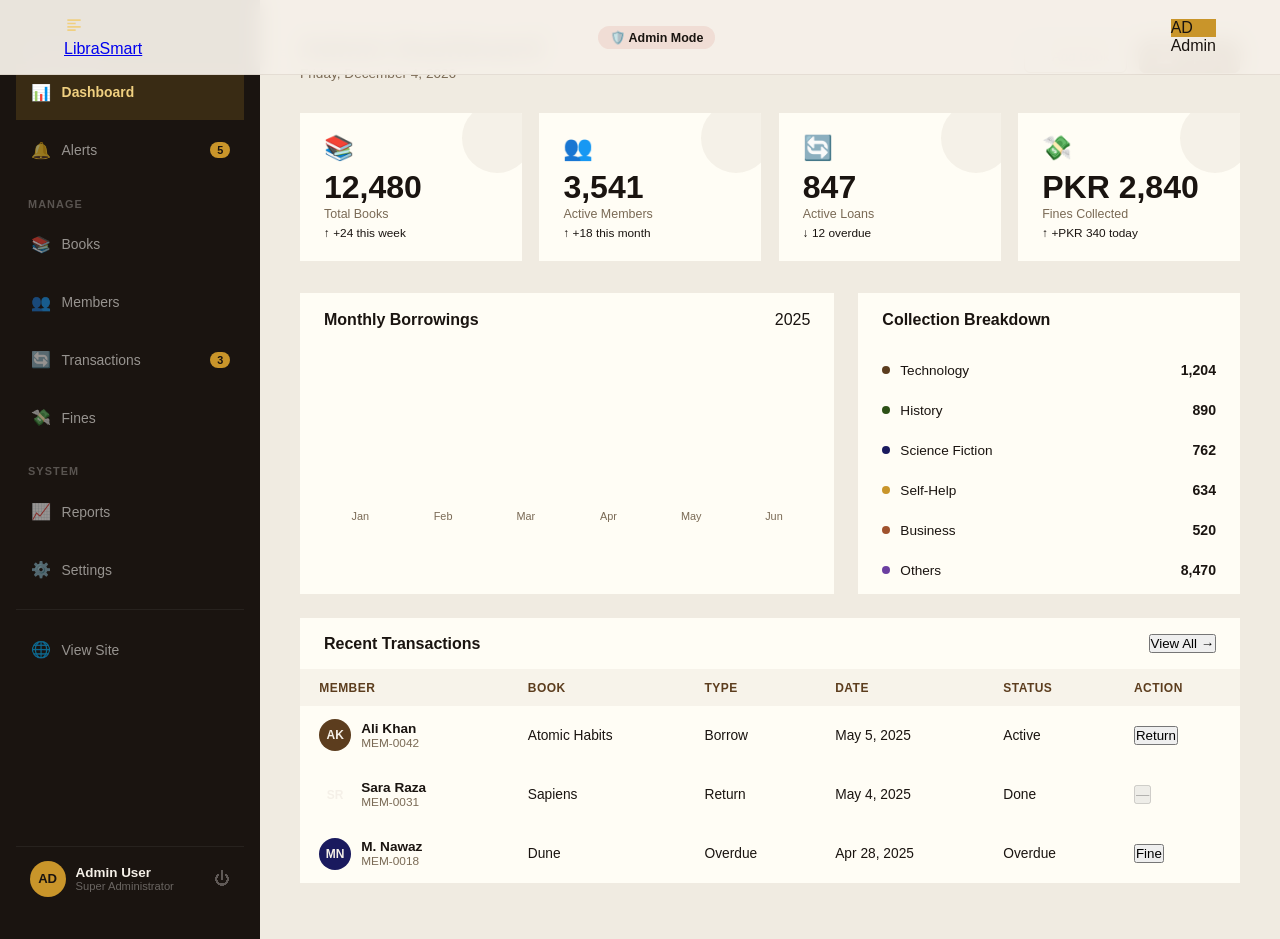
<file: html/admin.html>
<!DOCTYPE html>
<html lang="en">
<head>
  <meta charset="UTF-8"/>
  <meta name="viewport" content="width=device-width, initial-scale=1.0"/>
  <title>Admin Panel — LibraSmart</title>
  <link rel="stylesheet" href="../css/global.css"/>
  <style>
    body { background: #F0EBE1; }
    .page-wrapper { padding-top: var(--nav-h); min-height: 100vh; }
    .admin-layout { display: grid; grid-template-columns: 260px 1fr; min-height: calc(100vh - var(--nav-h)); }

    
    .admin-sidebar {
      background: var(--dark); padding: 1.75rem 1rem;
      display: flex; flex-direction: column; gap: 2px;
      position: sticky; top: var(--nav-h); height: calc(100vh - var(--nav-h)); overflow-y: auto;
    }
    .sidebar-section-label {
      font-size: 0.68rem; font-weight: 700; letter-spacing: 0.1em;
      text-transform: uppercase; color: rgba(254,252,248,0.28);
      padding: 0.6rem 0.75rem 0.3rem; margin-top: 0.5rem;
    }
    .admin-link {
      display: flex; align-items: center; gap: 10px;
      padding: 0.62rem 0.85rem; border-radius: var(--radius-sm);
      font-size: 0.87rem; font-weight: 500; color: rgba(254,252,248,0.55);
      transition: all 0.2s; cursor: pointer; text-decoration: none;
      border: none; background: none; width: 100%; text-align: left;
    }
    .admin-link:hover  { background: rgba(255,255,255,0.07); color: var(--cream); }
    .admin-link.active { background: rgba(201,149,42,0.18); color: var(--gold-light); font-weight: 600; }
    .admin-link .al-icon { width: 22px; text-align: center; font-size: 1rem; }
    .admin-link .al-count {
      margin-left: auto; background: var(--gold); color: var(--dark);
      font-size: 0.68rem; font-weight: 700; padding: 2px 7px; border-radius: 20px;
    }
    .sidebar-sep { height: 1px; background: rgba(255,255,255,0.06); margin: 0.6rem 0; }
    .admin-profile {
      margin-top: auto; padding: 0.9rem 0.85rem;
      border-top: 1px solid rgba(255,255,255,0.06);
      display: flex; align-items: center; gap: 10px;
    }
    .ap-avatar { width: 36px; height: 36px; border-radius: 50%; background: var(--gold); color: var(--dark); display: flex; align-items: center; justify-content: center; font-weight: 700; font-size: 0.82rem; }
    .ap-name { font-size: 0.84rem; font-weight: 600; color: var(--cream); }
    .ap-role { font-size: 0.7rem; color: rgba(254,252,248,0.35); }
    .ap-logout { margin-left: auto; background: none; border: none; color: rgba(254,252,248,0.3); cursor: pointer; font-size: 1rem; }
    .ap-logout:hover { color: var(--error); }

    /* ── MAIN AREA ── */
    .admin-main { padding: 2rem 2.5rem; overflow-y: auto; }
    .admin-topbar { display: flex; justify-content: space-between; align-items: center; margin-bottom: 2rem; }
    .admin-topbar h1 { font-family: var(--font-serif); font-size: 1.75rem; font-weight: 700; }
    .admin-topbar p { font-size: 0.85rem; color: var(--text-muted); margin-top: 2px; }
    .topbar-actions { display: flex; gap: 0.75rem; }

    /* ── SECTION PANELS ── */
    .admin-section { display: none; }
    .admin-section.active { display: block; }

    /* ── STAT CARDS ── */
    .admin-stats { display: grid; grid-template-columns: repeat(4,1fr); gap: 1.1rem; margin-bottom: 2rem; }
    .astat {
      background: var(--card-bg); border: 1px solid var(--border);
      border-radius: var(--radius-lg); padding: 1.3rem 1.5rem;
      position: relative; overflow: hidden;
    }
    .astat::after {
      content: ''; position: absolute; right: -10px; top: -10px;
      width: 70px; height: 70px; border-radius: 50%;
      background: rgba(92,61,30,0.06);
    }
    .astat .icon { font-size: 1.5rem; margin-bottom: 0.6rem; }
    .astat .num { font-family: var(--font-serif); font-size: 2rem; font-weight: 700; color: var(--dark); line-height: 1; margin-bottom: 4px; }
    .astat .lbl { font-size: 0.78rem; color: var(--text-muted); }
    .astat .chg { font-size: 0.74rem; margin-top: 5px; color: var(--green-light); }
    .astat .chg.neg { color: var(--error); }

    /* ── TWO PANEL ── */
    .two-grid { display: grid; grid-template-columns: 1.4fr 1fr; gap: 1.5rem; margin-bottom: 1.5rem; }

    /* ── PANEL CARD ── */
    .panel { background: var(--card-bg); border: 1px solid var(--border); border-radius: var(--radius-lg); overflow: hidden; }
    .panel-head { display: flex; justify-content: space-between; align-items: center; padding: 1.1rem 1.5rem; border-bottom: 1px solid var(--border); }
    .panel-head h3 { font-family: var(--font-serif); font-size: 1rem; font-weight: 600; }

    /* ── CHART PLACEHOLDER ── */
    .chart-area {
      padding: 1.5rem; height: 200px;
      display: flex; align-items: flex-end; gap: 10px;
    }
    .bar-group { flex: 1; display: flex; flex-direction: column; align-items: center; gap: 5px; }
    .bar { width: 100%; border-radius: 4px 4px 0 0; background: var(--brown); opacity: 0.7; transition: opacity 0.2s; }
    .bar:hover { opacity: 1; }
    .bar-label { font-size: 0.68rem; color: var(--text-muted); }
    .bar.highlight { background: var(--gold); opacity: 1; }

    /* ── QUICK STAT LIST ── */
    .qstat-list { padding: 0.25rem 0; }
    .qstat-row { display: flex; justify-content: space-between; align-items: center; padding: 0.75rem 1.5rem; border-bottom: 1px solid var(--border); }
    .qstat-row:last-child { border-bottom: none; }
    .qstat-left { display: flex; align-items: center; gap: 10px; font-size: 0.85rem; }
    .qstat-dot { width: 8px; height: 8px; border-radius: 50%; flex-shrink: 0; }
    .qstat-val { font-weight: 600; font-size: 0.88rem; color: var(--dark); }

    /* ── TABLE ── */
    .table-wrap { background: var(--card-bg); border: 1px solid var(--border); border-radius: var(--radius-lg); overflow: hidden; margin-bottom: 1.5rem; }
    .table-topbar { display: flex; justify-content: space-between; align-items: center; padding: 1rem 1.5rem; border-bottom: 1px solid var(--border); flex-wrap: wrap; gap: 0.75rem; }
    .table-topbar h3 { font-family: var(--font-serif); font-size: 1rem; font-weight: 600; }
    .search-mini { display: flex; align-items: center; gap: 8px; border: 1.5px solid var(--border); border-radius: var(--radius-sm); padding: 0.38rem 0.85rem; background: var(--cream); font-size: 0.85rem; color: var(--dark); }
    .search-mini input { border: none; background: none; outline: none; font-size: 0.85rem; width: 160px; }
    table { width: 100%; border-collapse: collapse; font-size: 0.86rem; }
    thead th { padding: 0.7rem 1.2rem; background: rgba(92,61,30,0.05); color: var(--brown); font-weight: 600; font-size: 0.75rem; text-transform: uppercase; letter-spacing: 0.04em; text-align: left; border-bottom: 1px solid var(--border); }
    tbody td { padding: 0.85rem 1.2rem; border-bottom: 1px solid var(--border); vertical-align: middle; color: var(--dark); }
    tbody tr:last-child td { border-bottom: none; }
    tbody tr:hover td { background: rgba(92,61,30,0.02); }
    .user-cell { display: flex; align-items: center; gap: 10px; }
    .user-av { width: 32px; height: 32px; border-radius: 50%; background: var(--brown); color: var(--cream); display: flex; align-items: center; justify-content: center; font-size: 0.75rem; font-weight: 600; flex-shrink: 0; }
    .user-av.g2 { background: var(--green); }
    .user-av.g3 { background: #1A1A5E; }
    .user-av.g4 { background: var(--rust); }
    .user-av.g5 { background: #6B3FA0; }
    .u-name { font-weight: 600; font-size: 0.85rem; }
    .u-email { font-size: 0.74rem; color: var(--text-muted); }
    .action-btns { display: flex; gap: 0.4rem; }

    /* ── FORMS FOR MODALS ── */
    .form-grid-2 { display: grid; grid-template-columns: 1fr 1fr; gap: 1rem; }
    .form-label { display: block; font-size: 0.8rem; font-weight: 500; color: var(--brown); margin-bottom: 5px; }
    .form-ctrl { width: 100%; padding: 0.65rem 0.9rem; border: 1.5px solid var(--border); border-radius: var(--radius-sm); background: var(--cream); font-size: 0.87rem; outline: none; transition: border-color 0.2s; }
    .form-ctrl:focus { border-color: var(--brown); }
    .form-group { margin-bottom: 0.9rem; }

    /* ── MODAL ── */
    .modal-bg { position: fixed; inset: 0; z-index: 500; background: rgba(26,20,16,0.5); backdrop-filter: blur(4px); display: flex; align-items: center; justify-content: center; opacity: 0; pointer-events: none; transition: opacity 0.2s; }
    .modal-bg.open { opacity: 1; pointer-events: all; }
    .modal-box { background: var(--white); border-radius: var(--radius-xl); padding: 2rem; width: 90%; max-width: 520px; transform: scale(0.96); transition: transform 0.22s; }
    .modal-bg.open .modal-box { transform: scale(1); }
    .modal-header { display: flex; justify-content: space-between; align-items: center; margin-bottom: 1.5rem; }
    .modal-header h3 { font-family: var(--font-serif); font-size: 1.3rem; }
    .modal-close { background: none; border: none; font-size: 1.3rem; color: var(--text-muted); cursor: pointer; }
    .modal-actions { display: flex; gap: 0.75rem; margin-top: 1.25rem; }

    /* ── ALERTS FEED ── */
    .alert-item { display: flex; align-items: flex-start; gap: 12px; padding: 0.85rem 1.5rem; border-bottom: 1px solid var(--border); }
    .alert-item:last-child { border-bottom: none; }
    .al-icon { width: 36px; height: 36px; border-radius: 50%; display: flex; align-items: center; justify-content: center; font-size: 1rem; flex-shrink: 0; }
    .al-over { background: rgba(192,57,43,0.1); }
    .al-new  { background: rgba(92,61,30,0.1); }
    .al-due  { background: rgba(201,149,42,0.1); }
    .al-text p { font-size: 0.83rem; color: var(--dark); line-height: 1.4; }
    .al-text small { font-size: 0.74rem; color: var(--text-muted); }

    @media (max-width: 1024px) {
      .admin-stats { grid-template-columns: repeat(2,1fr); }
      .two-grid { grid-template-columns: 1fr; }
    }
    @media (max-width: 768px) {
      .admin-layout { grid-template-columns: 1fr; }
      .admin-sidebar { display: none; }
      .admin-main { padding: 1.25rem; }
    }
  </style>
</head>
<body>

<!-- NAVBAR -->
<nav class="navbar">
  <a href="index.html" class="nav-logo">
    <div class="nav-logo-icon"><svg width="20" height="20" viewBox="0 0 24 24" fill="#F0D080"><path d="M4 4h16v2H4zm0 4h10v2H4zm0 4h16v2H4zm0 4h10v2H4z"/></svg></div>
    LibraSmart
  </a>
  <div style="display:flex;align-items:center;gap:0.75rem;">
    <span style="font-size:0.78rem;background:rgba(192,57,43,0.1);color:var(--error);padding:0.25rem 0.75rem;border-radius:20px;font-weight:600;">🛡️ Admin Mode</span>
  </div>
  <div class="nav-actions">
    <div class="nav-user"><div class="nav-avatar" style="background:var(--gold);color:var(--dark);">AD</div><span>Admin</span></div>
  </div>
</nav>

<div class="page-wrapper">
  <div class="admin-layout">

    <!-- SIDEBAR -->
    <aside class="admin-sidebar">
      <div class="sidebar-section-label">Overview</div>
      <button class="admin-link active" onclick="showSection('overview',this)"><span class="al-icon">📊</span> Dashboard</button>
      <button class="admin-link" onclick="showSection('alerts',this)"><span class="al-icon">🔔</span> Alerts <span class="al-count">5</span></button>

      <div class="sidebar-section-label">Manage</div>
      <button class="admin-link" onclick="showSection('books',this)"><span class="al-icon">📚</span> Books</button>
      <button class="admin-link" onclick="showSection('users',this)"><span class="al-icon">👥</span> Members</button>
      <button class="admin-link" onclick="showSection('transactions',this)"><span class="al-icon">🔄</span> Transactions <span class="al-count">3</span></button>
      <button class="admin-link" onclick="showSection('fines',this)"><span class="al-icon">💸</span> Fines</button>

      <div class="sidebar-section-label">System</div>
      <button class="admin-link" onclick="showSection('reports',this)"><span class="al-icon">📈</span> Reports</button>
      <button class="admin-link" onclick="showSection('settings',this)"><span class="al-icon">⚙️</span> Settings</button>
      <div class="sidebar-sep"></div>
      <a href="index.html" class="admin-link"><span class="al-icon">🌐</span> View Site</a>

      <div class="admin-profile">
        <div class="ap-avatar">AD</div>
        <div><div class="ap-name">Admin User</div><div class="ap-role">Super Administrator</div></div>
        <button class="ap-logout" onclick="window.location.href='login.html'">⏻</button>
      </div>
    </aside>

    <!-- MAIN -->
    <main class="admin-main">

      <!-- ── OVERVIEW ── -->
      <div class="admin-section active" id="sec-overview">
        <div class="admin-topbar">
          <div><h1>Admin Dashboard</h1><p id="adminDate">—</p></div>
          <div class="topbar-actions">
            <button class="btn btn-outline btn-sm" onclick="showSection('books', document.querySelector('.admin-link:nth-child(5)'));openAddBook()">+ Add Book</button>
            <button class="btn btn-primary btn-sm" onclick="showSection('reports',null)">📈 Reports</button>
          </div>
        </div>

        <div class="admin-stats">
          <div class="astat"><div class="icon">📚</div><div class="num">12,480</div><div class="lbl">Total Books</div><div class="chg">↑ +24 this week</div></div>
          <div class="astat"><div class="icon">👥</div><div class="num">3,541</div><div class="lbl">Active Members</div><div class="chg">↑ +18 this month</div></div>
          <div class="astat"><div class="icon">🔄</div><div class="num">847</div><div class="lbl">Active Loans</div><div class="chg neg">↓ 12 overdue</div></div>
          <div class="astat"><div class="icon">💸</div><div class="num">PKR 2,840</div><div class="lbl">Fines Collected</div><div class="chg">↑ +PKR 340 today</div></div>
        </div>

        <div class="two-grid">
          <div class="panel">
            <div class="panel-head"><h3>Monthly Borrowings</h3><span class="badge badge-new">2025</span></div>
            <div class="chart-area">
              <div class="bar-group"><div class="bar" style="height:60%"></div><div class="bar-label">Jan</div></div>
              <div class="bar-group"><div class="bar" style="height:75%"></div><div class="bar-label">Feb</div></div>
              <div class="bar-group"><div class="bar" style="height:55%"></div><div class="bar-label">Mar</div></div>
              <div class="bar-group"><div class="bar" style="height:90%"></div><div class="bar-label">Apr</div></div>
              <div class="bar-group"><div class="bar highlight" style="height:80%"></div><div class="bar-label">May</div></div>
              <div class="bar-group"><div class="bar" style="height:30%;opacity:0.25;"></div><div class="bar-label">Jun</div></div>
            </div>
          </div>
          <div class="panel">
            <div class="panel-head"><h3>Collection Breakdown</h3></div>
            <div class="qstat-list">
              <div class="qstat-row"><div class="qstat-left"><div class="qstat-dot" style="background:#5C3D1E;"></div>Technology</div><div class="qstat-val">1,204</div></div>
              <div class="qstat-row"><div class="qstat-left"><div class="qstat-dot" style="background:#2D5016;"></div>History</div><div class="qstat-val">890</div></div>
              <div class="qstat-row"><div class="qstat-left"><div class="qstat-dot" style="background:#1A1A5E;"></div>Science Fiction</div><div class="qstat-val">762</div></div>
              <div class="qstat-row"><div class="qstat-left"><div class="qstat-dot" style="background:#C9952A;"></div>Self-Help</div><div class="qstat-val">634</div></div>
              <div class="qstat-row"><div class="qstat-left"><div class="qstat-dot" style="background:#A0522D;"></div>Business</div><div class="qstat-val">520</div></div>
              <div class="qstat-row"><div class="qstat-left"><div class="qstat-dot" style="background:#6B3FA0;"></div>Others</div><div class="qstat-val">8,470</div></div>
            </div>
          </div>
        </div>

        <!-- RECENT TRANSACTIONS -->
        <div class="table-wrap">
          <div class="table-topbar"><h3>Recent Transactions</h3><button class="btn btn-ghost btn-sm" onclick="showSection('transactions',null)">View All →</button></div>
          <table>
            <thead><tr><th>Member</th><th>Book</th><th>Type</th><th>Date</th><th>Status</th><th>Action</th></tr></thead>
            <tbody>
              <tr><td><div class="user-cell"><div class="user-av">AK</div><div><div class="u-name">Ali Khan</div><div class="u-email">MEM-0042</div></div></div></td><td>Atomic Habits</td><td><span class="badge badge-borrowed">Borrow</span></td><td>May 5, 2025</td><td><span class="badge badge-available">Active</span></td><td><div class="action-btns"><button class="btn btn-ghost btn-sm">Return</button></div></td></tr>
              <tr><td><div class="user-cell"><div class="user-av g2">SR</div><div><div class="u-name">Sara Raza</div><div class="u-email">MEM-0031</div></div></div></td><td>Sapiens</td><td><span class="badge badge-available">Return</span></td><td>May 4, 2025</td><td><span class="badge badge-available">Done</span></td><td><div class="action-btns"><button class="btn btn-ghost btn-sm" disabled>—</button></div></td></tr>
              <tr><td><div class="user-cell"><div class="user-av g3">MN</div><div><div class="u-name">M. Nawaz</div><div class="u-email">MEM-0018</div></div></div></td><td>Dune</td><td><span class="badge badge-overdue">Overdue</span></td><td>Apr 28, 2025</td><td><span class="badge badge-overdue">Overdue</span></td><td><div class="action-btns"><button class="btn btn-danger btn-sm">Fine</button></div></td></tr>
            </tbody>
          </table>
        </div>
      </div>

      <!-- ── BOOKS ── -->
      <div class="admin-section" id="sec-books">
        <div class="admin-topbar">
          <div><h1>Manage Books</h1><p>Add, edit or remove books from the catalog</p></div>
          <div class="topbar-actions">
            <button class="btn btn-outline btn-sm">📥 Import CSV</button>
            <button class="btn btn-primary btn-sm" onclick="openAddBook()">+ Add Book</button>
          </div>
        </div>
        <div class="table-wrap">
          <div class="table-topbar">
            <h3>All Books <span style="color:var(--text-muted);font-size:0.8rem;font-weight:400;">(12,480)</span></h3>
            <div class="search-mini"><span>🔍</span><input type="text" placeholder="Search books…"/></div>
          </div>
          <table>
            <thead><tr><th>Title</th><th>Author</th><th>Genre</th><th>Copies</th><th>Available</th><th>Status</th><th>Actions</th></tr></thead>
            <tbody>
              <tr><td><strong>Clean Code</strong><div style="font-size:0.74rem;color:var(--text-muted);">ISBN: 978-0132350884</div></td><td>Robert C. Martin</td><td>Technology</td><td>8</td><td>5</td><td><span class="badge badge-available">Active</span></td><td><div class="action-btns"><button class="btn btn-outline btn-sm" onclick="openEditBook()">✏️ Edit</button><button class="btn btn-danger btn-sm">🗑</button></div></td></tr>
              <tr><td><strong>Sapiens</strong><div style="font-size:0.74rem;color:var(--text-muted);">ISBN: 978-0062316097</div></td><td>Yuval Noah Harari</td><td>History</td><td>6</td><td>4</td><td><span class="badge badge-available">Active</span></td><td><div class="action-btns"><button class="btn btn-outline btn-sm" onclick="openEditBook()">✏️ Edit</button><button class="btn btn-danger btn-sm">🗑</button></div></td></tr>
              <tr><td><strong>Dune</strong><div style="font-size:0.74rem;color:var(--text-muted);">ISBN: 978-0441013593</div></td><td>Frank Herbert</td><td>Sci-Fi</td><td>4</td><td>0</td><td><span class="badge badge-borrowed">All Borrowed</span></td><td><div class="action-btns"><button class="btn btn-outline btn-sm" onclick="openEditBook()">✏️ Edit</button><button class="btn btn-danger btn-sm">🗑</button></div></td></tr>
              <tr><td><strong>Atomic Habits</strong><div style="font-size:0.74rem;color:var(--text-muted);">ISBN: 978-0735211292</div></td><td>James Clear</td><td>Self-Help</td><td>5</td><td>3</td><td><span class="badge badge-available">Active</span></td><td><div class="action-btns"><button class="btn btn-outline btn-sm" onclick="openEditBook()">✏️ Edit</button><button class="btn btn-danger btn-sm">🗑</button></div></td></tr>
              <tr><td><strong>Rich Dad Poor Dad</strong><div style="font-size:0.74rem;color:var(--text-muted);">ISBN: 978-1612680194</div></td><td>Robert Kiyosaki</td><td>Finance</td><td>3</td><td>1</td><td><span class="badge badge-available">Active</span></td><td><div class="action-btns"><button class="btn btn-outline btn-sm" onclick="openEditBook()">✏️ Edit</button><button class="btn btn-danger btn-sm">🗑</button></div></td></tr>
            </tbody>
          </table>
          <div class="pagination">
            <button class="page-btn">←</button>
            <button class="page-btn active">1</button>
            <button class="page-btn">2</button>
            <button class="page-btn">3</button>
            <button class="page-btn">→</button>
          </div>
        </div>
      </div>

      <!-- ── USERS ── -->
      <div class="admin-section" id="sec-users">
        <div class="admin-topbar">
          <div><h1>Manage Members</h1><p>View, edit and manage library members</p></div>
          <div class="topbar-actions"><button class="btn btn-primary btn-sm">+ Add Member</button></div>
        </div>
        <div class="table-wrap">
          <div class="table-topbar">
            <h3>All Members <span style="color:var(--text-muted);font-size:0.8rem;font-weight:400;">(3,541)</span></h3>
            <div class="search-mini"><span>🔍</span><input type="text" placeholder="Search members…"/></div>
          </div>
          <table>
            <thead><tr><th>Member</th><th>Role</th><th>Joined</th><th>Borrowed</th><th>Fines</th><th>Status</th><th>Actions</th></tr></thead>
            <tbody>
              <tr><td><div class="user-cell"><div class="user-av">AK</div><div><div class="u-name">Ali Khan</div><div class="u-email">ali@example.com</div></div></div></td><td>Member</td><td>Jan 10, 2025</td><td>31</td><td>PKR 40</td><td><span class="badge badge-available">Active</span></td><td><div class="action-btns"><button class="btn btn-outline btn-sm">View</button><button class="btn btn-danger btn-sm">Ban</button></div></td></tr>
              <tr><td><div class="user-cell"><div class="user-av g2">SR</div><div><div class="u-name">Sara Raza</div><div class="u-email">sara@example.com</div></div></div></td><td>Member</td><td>Feb 3, 2025</td><td>14</td><td>PKR 0</td><td><span class="badge badge-available">Active</span></td><td><div class="action-btns"><button class="btn btn-outline btn-sm">View</button><button class="btn btn-danger btn-sm">Ban</button></div></td></tr>
              <tr><td><div class="user-cell"><div class="user-av g3">MN</div><div><div class="u-name">M. Nawaz</div><div class="u-email">nawaz@example.com</div></div></div></td><td>Member</td><td>Mar 15, 2025</td><td>8</td><td>PKR 60</td><td><span class="badge badge-overdue">Has Fines</span></td><td><div class="action-btns"><button class="btn btn-outline btn-sm">View</button><button class="btn btn-danger btn-sm">Ban</button></div></td></tr>
              <tr><td><div class="user-cell"><div class="user-av g4">FA</div><div><div class="u-name">Fatima Ahmed</div><div class="u-email">fatima@example.com</div></div></div></td><td>Librarian</td><td>Dec 1, 2024</td><td>—</td><td>—</td><td><span class="badge badge-available">Active</span></td><td><div class="action-btns"><button class="btn btn-outline btn-sm">View</button><button class="btn btn-danger btn-sm">Remove</button></div></td></tr>
            </tbody>
          </table>
          <div class="pagination">
            <button class="page-btn">←</button>
            <button class="page-btn active">1</button>
            <button class="page-btn">2</button>
            <button class="page-btn">→</button>
          </div>
        </div>
      </div>

      <!-- ── TRANSACTIONS ── -->
      <div class="admin-section" id="sec-transactions">
        <div class="admin-topbar">
          <div><h1>Transactions</h1><p>All borrow, return and renewal activity</p></div>
          <div class="topbar-actions"><button class="btn btn-outline btn-sm">📤 Export CSV</button></div>
        </div>
        <div class="table-wrap">
          <div class="table-topbar">
            <h3>All Transactions</h3>
            <div style="display:flex;gap:0.6rem;flex-wrap:wrap;">
              <select style="padding:0.38rem 0.75rem;border:1.5px solid var(--border);border-radius:var(--radius-sm);font-size:0.82rem;background:var(--cream);"><option>All Types</option><option>Borrow</option><option>Return</option><option>Renew</option><option>Overdue</option></select>
              <div class="search-mini"><span>🔍</span><input type="text" placeholder="Search…"/></div>
            </div>
          </div>
          <table>
            <thead><tr><th>#</th><th>Member</th><th>Book</th><th>Type</th><th>Borrow Date</th><th>Due Date</th><th>Return Date</th><th>Status</th><th>Fine</th></tr></thead>
            <tbody>
              <tr><td style="color:var(--text-muted);">#T-1041</td><td>Ali Khan</td><td>Atomic Habits</td><td><span class="badge badge-borrowed">Borrow</span></td><td>May 1</td><td>May 15</td><td>—</td><td><span class="badge badge-available">Active</span></td><td>—</td></tr>
              <tr><td style="color:var(--text-muted);">#T-1040</td><td>M. Nawaz</td><td>Dune</td><td><span class="badge badge-overdue">Overdue</span></td><td>Apr 20</td><td>May 4</td><td>—</td><td><span class="badge badge-overdue">Overdue</span></td><td>PKR 20</td></tr>
              <tr><td style="color:var(--text-muted);">#T-1039</td><td>Sara Raza</td><td>Sapiens</td><td><span class="badge badge-available">Return</span></td><td>Apr 12</td><td>Apr 26</td><td>Apr 25</td><td><span class="badge badge-available">Done</span></td><td>—</td></tr>
              <tr><td style="color:var(--text-muted);">#T-1038</td><td>Fatima A.</td><td>Clean Code</td><td><span class="badge badge-reserved">Renew</span></td><td>Apr 10</td><td>May 8</td><td>—</td><td><span class="badge badge-available">Active</span></td><td>—</td></tr>
            </tbody>
          </table>
        </div>
      </div>

      <!-- ── FINES ── -->
      <div class="admin-section" id="sec-fines">
        <div class="admin-topbar">
          <div><h1>Fines Management</h1><p>Track and collect overdue fines</p></div>
          <div class="topbar-actions"><button class="btn btn-outline btn-sm">📤 Export</button></div>
        </div>
        <div class="admin-stats" style="grid-template-columns:repeat(3,1fr);">
          <div class="astat"><div class="icon">💸</div><div class="num">PKR 2,840</div><div class="lbl">Total Collected</div><div class="chg">↑ This year</div></div>
          <div class="astat"><div class="icon">⚠️</div><div class="num">PKR 480</div><div class="lbl">Outstanding</div><div class="chg neg">12 members</div></div>
          <div class="astat"><div class="icon">✅</div><div class="num">PKR 2,360</div><div class="lbl">Cleared Fines</div><div class="chg">↑ 94% rate</div></div>
        </div>
        <div class="table-wrap">
          <div class="table-topbar"><h3>Outstanding Fines</h3></div>
          <table>
            <thead><tr><th>Member</th><th>Book</th><th>Days Late</th><th>Fine Amount</th><th>Status</th><th>Action</th></tr></thead>
            <tbody>
              <tr><td><div class="user-cell"><div class="user-av">AK</div><div><div class="u-name">Ali Khan</div></div></div></td><td>Dune</td><td>2 days</td><td><strong>PKR 40</strong></td><td><span class="badge badge-overdue">Unpaid</span></td><td><button class="btn btn-primary btn-sm" onclick="markPaid(this)">Mark Paid</button></td></tr>
              <tr><td><div class="user-cell"><div class="user-av g3">MN</div><div><div class="u-name">M. Nawaz</div></div></div></td><td>1984</td><td>8 days</td><td><strong>PKR 60</strong></td><td><span class="badge badge-overdue">Unpaid</span></td><td><button class="btn btn-primary btn-sm" onclick="markPaid(this)">Mark Paid</button></td></tr>
            </tbody>
          </table>
        </div>
      </div>

      <!-- ── ALERTS ── -->
      <div class="admin-section" id="sec-alerts">
        <div class="admin-topbar"><div><h1>System Alerts</h1><p>Notifications requiring your attention</p></div></div>
        <div class="table-wrap">
          <div class="table-topbar"><h3>Recent Alerts</h3><span class="badge badge-overdue">5 unread</span></div>
          <div class="alert-item"><div class="al-icon al-over">🚨</div><div class="al-text"><p><strong>M. Nawaz</strong> — "Dune" is 2 days overdue. Fine accruing: PKR 20.</p><small>May 5, 2025 · 09:00 AM</small></div><button class="btn btn-danger btn-sm">Send Notice</button></div>
          <div class="alert-item"><div class="al-icon al-due">⏰</div><div class="al-text"><p><strong>Ali Khan</strong> — "Dune" is due in 2 days. Reminder sent.</p><small>May 5, 2025 · 08:30 AM</small></div><button class="btn btn-ghost btn-sm">Dismiss</button></div>
          <div class="alert-item"><div class="al-icon al-new">📥</div><div class="al-text"><p>New member registered: <strong>Usman Farooq</strong> — awaiting approval.</p><small>May 4, 2025 · 06:12 PM</small></div><button class="btn btn-primary btn-sm">Approve</button></div>
          <div class="alert-item"><div class="al-icon al-over">⚠️</div><div class="al-text"><p>Stock low: <strong>"Atomic Habits"</strong> — only 1 copy remaining.</p><small>May 4, 2025 · 11:00 AM</small></div><button class="btn btn-outline btn-sm">Order More</button></div>
          <div class="alert-item"><div class="al-icon al-new">📚</div><div class="al-text"><p>24 books due for return this week. Automated reminders sent.</p><small>May 3, 2025 · 09:00 AM</small></div><button class="btn btn-ghost btn-sm">Dismiss</button></div>
        </div>
      </div>

      <!-- ── REPORTS ── -->
      <div class="admin-section" id="sec-reports">
        <div class="admin-topbar"><div><h1>Reports & Analytics</h1><p>Insights into library performance</p></div><div class="topbar-actions"><button class="btn btn-outline btn-sm">📤 Export PDF</button><button class="btn btn-primary btn-sm">📊 Full Report</button></div></div>
        <div class="admin-stats">
          <div class="astat"><div class="icon">📈</div><div class="num">847</div><div class="lbl">Borrowings This Month</div><div class="chg">↑ +12% vs last month</div></div>
          <div class="astat"><div class="icon">🔁</div><div class="num">98%</div><div class="lbl">Return Rate</div><div class="chg">↑ Good standing</div></div>
          <div class="astat"><div class="icon">⭐</div><div class="num">4.8</div><div class="lbl">Avg Book Rating</div></div>
          <div class="astat"><div class="icon">🕐</div><div class="num">11.2</div><div class="lbl">Avg Loan Days</div><div class="chg">Healthy range</div></div>
        </div>
        <div class="two-grid">
          <div class="panel"><div class="panel-head"><h3>Top Borrowed Books</h3></div>
            <table><thead><tr><th>#</th><th>Book</th><th>Times Borrowed</th></tr></thead>
            <tbody>
              <tr><td>1</td><td>Atomic Habits</td><td>284</td></tr>
              <tr><td>2</td><td>Sapiens</td><td>241</td></tr>
              <tr><td>3</td><td>Clean Code</td><td>198</td></tr>
              <tr><td>4</td><td>Dune</td><td>175</td></tr>
              <tr><td>5</td><td>Rich Dad Poor Dad</td><td>162</td></tr>
            </tbody></table>
          </div>
          <div class="panel"><div class="panel-head"><h3>Most Active Members</h3></div>
            <div class="qstat-list">
              <div class="qstat-row"><div class="qstat-left"><div class="user-av" style="width:28px;height:28px;font-size:0.7rem;">AK</div>Ali Khan</div><div class="qstat-val">31 books</div></div>
              <div class="qstat-row"><div class="qstat-left"><div class="user-av g2" style="width:28px;height:28px;font-size:0.7rem;">SR</div>Sara Raza</div><div class="qstat-val">24 books</div></div>
              <div class="qstat-row"><div class="qstat-left"><div class="user-av g4" style="width:28px;height:28px;font-size:0.7rem;">FA</div>Fatima A.</div><div class="qstat-val">19 books</div></div>
            </div>
          </div>
        </div>
      </div>

      <!-- ── SETTINGS ── -->
      <div class="admin-section" id="sec-settings">
        <div class="admin-topbar"><div><h1>System Settings</h1><p>Configure library rules and preferences</p></div></div>
        <div class="panel" style="max-width:640px;">
          <div class="panel-head"><h3>Library Configuration</h3></div>
          <div style="padding:1.75rem;">
            <div class="form-group"><label class="form-label">Library Name</label><input class="form-ctrl" value="LibraSmart Central Library"/></div>
            <div class="form-group"><label class="form-label">Default Loan Period (Days)</label><input class="form-ctrl" type="number" value="14"/></div>
            <div class="form-group"><label class="form-label">Max Renewals Per Book</label><input class="form-ctrl" type="number" value="1"/></div>
            <div class="form-group"><label class="form-label">Fine Per Day (PKR)</label><input class="form-ctrl" type="number" value="2"/></div>
            <div class="form-group"><label class="form-label">Max Books Per Member</label><input class="form-ctrl" type="number" value="5"/></div>
            <div class="form-group"><label class="form-label">Contact Email</label><input class="form-ctrl" type="email" value="admin@librasmart.com"/></div>
            <div style="margin-top:1.5rem;display:flex;gap:0.75rem;">
              <button class="btn btn-primary">💾 Save Changes</button>
              <button class="btn btn-ghost">Reset Defaults</button>
            </div>
          </div>
        </div>
      </div>

    </main>
  </div>
</div>

<!-- ADD BOOK MODAL -->
<div class="modal-bg" id="addBookModal">
  <div class="modal-box">
    <div class="modal-header"><h3>Add New Book</h3><button class="modal-close" onclick="closeModal('addBookModal')">✕</button></div>
    <div class="form-grid-2">
      <div class="form-group"><label class="form-label">Book Title *</label><input class="form-ctrl" placeholder="Enter title"/></div>
      <div class="form-group"><label class="form-label">Author *</label><input class="form-ctrl" placeholder="Author name"/></div>
    </div>
    <div class="form-grid-2">
      <div class="form-group"><label class="form-label">ISBN</label><input class="form-ctrl" placeholder="e.g. 978-XXXXXXXXXX"/></div>
      <div class="form-group"><label class="form-label">Genre</label><select class="form-ctrl"><option>Technology</option><option>History</option><option>Sci-Fi</option><option>Self-Help</option><option>Business</option><option>Literature</option></select></div>
    </div>
    <div class="form-grid-2">
      <div class="form-group"><label class="form-label">Publisher</label><input class="form-ctrl" placeholder="Publisher name"/></div>
      <div class="form-group"><label class="form-label">Year</label><input class="form-ctrl" type="number" placeholder="2024"/></div>
    </div>
    <div class="form-grid-2">
      <div class="form-group"><label class="form-label">Copies Available</label><input class="form-ctrl" type="number" placeholder="1"/></div>
      <div class="form-group"><label class="form-label">Pages</label><input class="form-ctrl" type="number" placeholder="0"/></div>
    </div>
    <div class="form-group"><label class="form-label">Description</label><textarea class="form-ctrl" rows="3" placeholder="Short book description…" style="resize:vertical;"></textarea></div>
    <div class="modal-actions">
      <button class="btn btn-ghost w-full" onclick="closeModal('addBookModal')">Cancel</button>
      <button class="btn btn-primary w-full" onclick="saveBook()">✓ Add Book</button>
    </div>
  </div>
</div>

<!-- EDIT BOOK MODAL -->
<div class="modal-bg" id="editBookModal">
  <div class="modal-box">
    <div class="modal-header"><h3>Edit Book</h3><button class="modal-close" onclick="closeModal('editBookModal')">✕</button></div>
    <div class="form-grid-2">
      <div class="form-group"><label class="form-label">Book Title</label><input class="form-ctrl" value="Clean Code"/></div>
      <div class="form-group"><label class="form-label">Author</label><input class="form-ctrl" value="Robert C. Martin"/></div>
    </div>
    <div class="form-grid-2">
      <div class="form-group"><label class="form-label">Genre</label><select class="form-ctrl"><option selected>Technology</option><option>History</option></select></div>
      <div class="form-group"><label class="form-label">Total Copies</label><input class="form-ctrl" type="number" value="8"/></div>
    </div>
    <div class="modal-actions">
      <button class="btn btn-ghost w-full" onclick="closeModal('editBookModal')">Cancel</button>
      <button class="btn btn-primary w-full" onclick="closeModal('editBookModal');showToast('Book updated successfully!')">✓ Save Changes</button>
    </div>
  </div>
</div>

<!-- TOAST -->
<div id="toastArea" style="position:fixed;bottom:2rem;right:2rem;z-index:9999;display:flex;flex-direction:column;gap:0.5rem;"></div>

<script>
  document.getElementById('adminDate').textContent = new Date().toLocaleDateString('en-US',{weekday:'long',month:'long',day:'numeric',year:'numeric'});

  function showSection(id, btn){
    document.querySelectorAll('.admin-section').forEach(s=>s.classList.remove('active'));
    document.getElementById('sec-'+id).classList.add('active');
    if(btn){ document.querySelectorAll('.admin-link').forEach(b=>b.classList.remove('active')); btn.classList.add('active'); }
  }
  function openAddBook(){ document.getElementById('addBookModal').classList.add('open'); showSection('books',null); }
  function openEditBook(){ document.getElementById('editBookModal').classList.add('open'); }
  function closeModal(id){ document.getElementById(id).classList.remove('open'); }
  function saveBook(){ closeModal('addBookModal'); showToast('📚 Book added successfully!'); }
  function markPaid(btn){ btn.closest('tr').querySelector('.badge').className='badge badge-available'; btn.closest('tr').querySelector('.badge').textContent='Paid'; btn.remove(); showToast('✅ Fine marked as paid!'); }
  function showToast(msg){
    const t=document.createElement('div');
    t.style.cssText='background:var(--dark);color:var(--cream);padding:0.85rem 1.25rem;border-radius:10px;font-size:0.85rem;box-shadow:0 8px 30px rgba(0,0,0,0.2);border-left:3px solid var(--green-light);animation:slideIn 0.3s ease;min-width:260px;';
    t.textContent=msg;
    document.getElementById('toastArea').appendChild(t);
    setTimeout(()=>t.remove(),3000);
  }
  document.querySelectorAll('.modal-bg').forEach(m=>m.addEventListener('click',function(e){ if(e.target===this) this.classList.remove('open'); }));
</script>
</body>
</html>
</file>
<file: Frontend/global.css>
/* =========================
   GLOBAL RESET
========================= */
*,
*::before,
*::after {
  margin: 0;
  padding: 0;
  box-sizing: border-box;
}

:root {
  --cream: #F5F0E8;
  --dark: #1A1410;
  --brown: #5C3D1E;
  --gold: #C9952A;
  --gold-light: #F0D080;
  --text-muted: #7A6A55;
  --card-bg: #FFFDF5;
  --white: #ffffff;
}

body {
  font-family: 'DM Sans', sans-serif;
  background: var(--cream);
  color: var(--dark);
  overflow-x: hidden;
}

/* =========================
   NAVBAR
========================= */
nav {
  position: fixed;
  top: 0;
  width: 100%;
  z-index: 999;
  display: flex;
  justify-content: space-between;
  align-items: center;
  padding: 1rem 5%;
  background: rgba(245, 240, 232, 0.95);
  backdrop-filter: blur(10px);
  border-bottom: 1px solid rgba(92, 61, 30, 0.1);
}

.logo {
  display: flex;
  align-items: center;
  gap: 10px;
  font-weight: 700;
  font-size: 1.3rem;
  text-decoration: none;
  color: var(--brown);
  font-family: 'Playfair Display', serif;
}

.logo-icon {
  width: 34px;
  height: 34px;
  background: var(--brown);
  border-radius: 8px;
  display: flex;
  justify-content: center;
  align-items: center;
  color: var(--gold-light);
}

.nav-links {
  display: flex;
  gap: 1.5rem;
  list-style: none;
}

.nav-links a {
  text-decoration: none;
  color: var(--brown);
  font-weight: 500;
  transition: 0.3s;
}

.nav-links a:hover {
  color: var(--gold);
}

.nav-cta {
  display: flex;
  gap: 10px;
}

.btn-outline,
.btn-primary {
  padding: 0.5rem 1rem;
  border-radius: 6px;
  text-decoration: none;
  font-weight: 500;
  transition: 0.3s;
}

.btn-outline {
  border: 1px solid var(--brown);
  color: var(--brown);
}

.btn-outline:hover {
  background: var(--brown);
  color: white;
}

.btn-primary {
  background: var(--brown);
  color: white;
  border: 1px solid var(--brown);
}

.btn-primary:hover {
  background: var(--dark);
}

/* =========================
   HERO / GENERAL SECTIONS
========================= */
section {
  padding: 6rem 5%;
}

h1, h2, h3 {
  font-family: 'Playfair Display', serif;
}

.section-header {
  text-align: center;
  margin-bottom: 3rem;
}

.section-tag {
  display: inline-block;
  padding: 5px 12px;
  background: rgba(92, 61, 30, 0.1);
  border-radius: 20px;
  font-size: 0.8rem;
  margin-bottom: 10px;
}

/* =========================
   BUTTONS
========================= */
.btn-hero {
  background: var(--brown);
  color: white;
  padding: 0.8rem 2rem;
  border-radius: 8px;
  text-decoration: none;
  display: inline-block;
  transition: 0.3s;
}

.btn-hero:hover {
  background: var(--dark);
  transform: translateY(-2px);
}

/* =========================
   CARDS
========================= */
.card {
  background: var(--card-bg);
  padding: 1.5rem;
  border-radius: 14px;
  box-shadow: 0 8px 25px rgba(0,0,0,0.08);
  transition: 0.3s;
}

.card:hover {
  transform: translateY(-5px);
}

/* =========================
   LOGIN / REGISTER
========================= */
.auth-container {
  min-height: 100vh;
  display: flex;
  justify-content: center;
  align-items: center;
}

.auth-box {
  width: 380px;
  background: white;
  padding: 2rem;
  border-radius: 14px;
  box-shadow: 0 10px 30px rgba(0,0,0,0.1);
  text-align: center;
}

.auth-box input {
  width: 100%;
  padding: 10px;
  margin: 10px 0;
  border: 1px solid #ddd;
  border-radius: 8px;
}

.auth-box h2 {
  margin-bottom: 10px;
}

.auth-link a {
  color: var(--brown);
  font-weight: 600;
}

/* =========================
   FOOTER
========================= */
footer {
  background: #0F0D0A;
  color: #bbb;
  padding: 3rem 5%;
}

.footer-inner {
  display: grid;
  grid-template-columns: repeat(4, 1fr);
  gap: 2rem;
}

.footer-col a {
  display: block;
  color: #aaa;
  text-decoration: none;
  margin: 5px 0;
  transition: 0.3s;
}

.footer-col a:hover {
  color: var(--gold-light);
}

.footer-bottom {
  margin-top: 2rem;
  text-align: center;
  border-top: 1px solid #222;
  padding-top: 1rem;
}

/* =========================
   FLOATING BUTTON
========================= */
.floating-btn {
  position: fixed;
  bottom: 20px;
  right: 20px;
  background: var(--gold);
  padding: 14px;
  border-radius: 50%;
  font-size: 20px;
  text-decoration: none;
  color: black;
  box-shadow: 0 6px 20px rgba(0,0,0,0.2);
}

.floating-btn:hover {
  transform: scale(1.1);
}

/* =========================
   RESPONSIVE
========================= */
@media(max-width: 900px){
  .nav-links {
    display: none;
  }

  .footer-inner {
    grid-template-columns: 1fr 1fr;
  }
}
</file>
<file: css/global.css>
/* =========================
   GLOBAL RESET
========================= */
*,
*::before,
*::after {
  margin: 0;
  padding: 0;
  box-sizing: border-box;
}

:root {
  --cream: #F5F0E8;
  --dark: #1A1410;
  --brown: #5C3D1E;
  --gold: #C9952A;
  --gold-light: #F0D080;
  --text-muted: #7A6A55;
  --card-bg: #FFFDF5;
  --white: #ffffff;
}

body {
  font-family: 'DM Sans', sans-serif;
  background: var(--cream);
  color: var(--dark);
  overflow-x: hidden;
}

/* =========================
   NAVBAR
========================= */
nav {
  position: fixed;
  top: 0;
  width: 100%;
  z-index: 999;
  display: flex;
  justify-content: space-between;
  align-items: center;
  padding: 1rem 5%;
  background: rgba(245, 240, 232, 0.95);
  backdrop-filter: blur(10px);
  border-bottom: 1px solid rgba(92, 61, 30, 0.1);
}

.logo {
  display: flex;
  align-items: center;
  gap: 10px;
  font-weight: 700;
  font-size: 1.3rem;
  text-decoration: none;
  color: var(--brown);
  font-family: 'Playfair Display', serif;
}

.logo-icon {
  width: 34px;
  height: 34px;
  background: var(--brown);
  border-radius: 8px;
  display: flex;
  justify-content: center;
  align-items: center;
  color: var(--gold-light);
}

.nav-links {
  display: flex;
  gap: 1.5rem;
  list-style: none;
}

.nav-links a {
  text-decoration: none;
  color: var(--brown);
  font-weight: 500;
  transition: 0.3s;
}

.nav-links a:hover {
  color: var(--gold);
}

.nav-cta {
  display: flex;
  gap: 10px;
}

.btn-outline,
.btn-primary {
  padding: 0.5rem 1rem;
  border-radius: 6px;
  text-decoration: none;
  font-weight: 500;
  transition: 0.3s;
}

.btn-outline {
  border: 1px solid var(--brown);
  color: var(--brown);
}

.btn-outline:hover {
  background: var(--brown);
  color: white;
}

.btn-primary {
  background: var(--brown);
  color: white;
  border: 1px solid var(--brown);
}

.btn-primary:hover {
  background: var(--dark);
}

/* =========================
   HERO / GENERAL SECTIONS
========================= */
section {
  padding: 6rem 5%;
}

h1, h2, h3 {
  font-family: 'Playfair Display', serif;
}

.section-header {
  text-align: center;
  margin-bottom: 3rem;
}

.section-tag {
  display: inline-block;
  padding: 5px 12px;
  background: rgba(92, 61, 30, 0.1);
  border-radius: 20px;
  font-size: 0.8rem;
  margin-bottom: 10px;
}

/* =========================
   BUTTONS
========================= */
.btn-hero {
  background: var(--brown);
  color: white;
  padding: 0.8rem 2rem;
  border-radius: 8px;
  text-decoration: none;
  display: inline-block;
  transition: 0.3s;
}

.btn-hero:hover {
  background: var(--dark);
  transform: translateY(-2px);
}

/* =========================
   CARDS
========================= */
.card {
  background: var(--card-bg);
  padding: 1.5rem;
  border-radius: 14px;
  box-shadow: 0 8px 25px rgba(0,0,0,0.08);
  transition: 0.3s;
}

.card:hover {
  transform: translateY(-5px);
}

/* =========================
   LOGIN / REGISTER
========================= */
.auth-container {
  min-height: 100vh;
  display: flex;
  justify-content: center;
  align-items: center;
}

.auth-box {
  width: 380px;
  background: white;
  padding: 2rem;
  border-radius: 14px;
  box-shadow: 0 10px 30px rgba(0,0,0,0.1);
  text-align: center;
}

.auth-box input {
  width: 100%;
  padding: 10px;
  margin: 10px 0;
  border: 1px solid #ddd;
  border-radius: 8px;
}

.auth-box h2 {
  margin-bottom: 10px;
}

.auth-link a {
  color: var(--brown);
  font-weight: 600;
}

/* =========================
   FOOTER
========================= */
footer {
  background: #0F0D0A;
  color: #bbb;
  padding: 3rem 5%;
}

.footer-inner {
  display: grid;
  grid-template-columns: repeat(4, 1fr);
  gap: 2rem;
}

.footer-col a {
  display: block;
  color: #aaa;
  text-decoration: none;
  margin: 5px 0;
  transition: 0.3s;
}

.footer-col a:hover {
  color: var(--gold-light);
}

.footer-bottom {
  margin-top: 2rem;
  text-align: center;
  border-top: 1px solid #222;
  padding-top: 1rem;
}

/* =========================
   FLOATING BUTTON
========================= */
.floating-btn {
  position: fixed;
  bottom: 20px;
  right: 20px;
  background: var(--gold);
  padding: 14px;
  border-radius: 50%;
  font-size: 20px;
  text-decoration: none;
  color: black;
  box-shadow: 0 6px 20px rgba(0,0,0,0.2);
}

.floating-btn:hover {
  transform: scale(1.1);
}

/* =========================
   RESPONSIVE
========================= */
@media(max-width: 900px){
  .nav-links {
    display: none;
  }

  .footer-inner {
    grid-template-columns: 1fr 1fr;
  }
}
</file>
